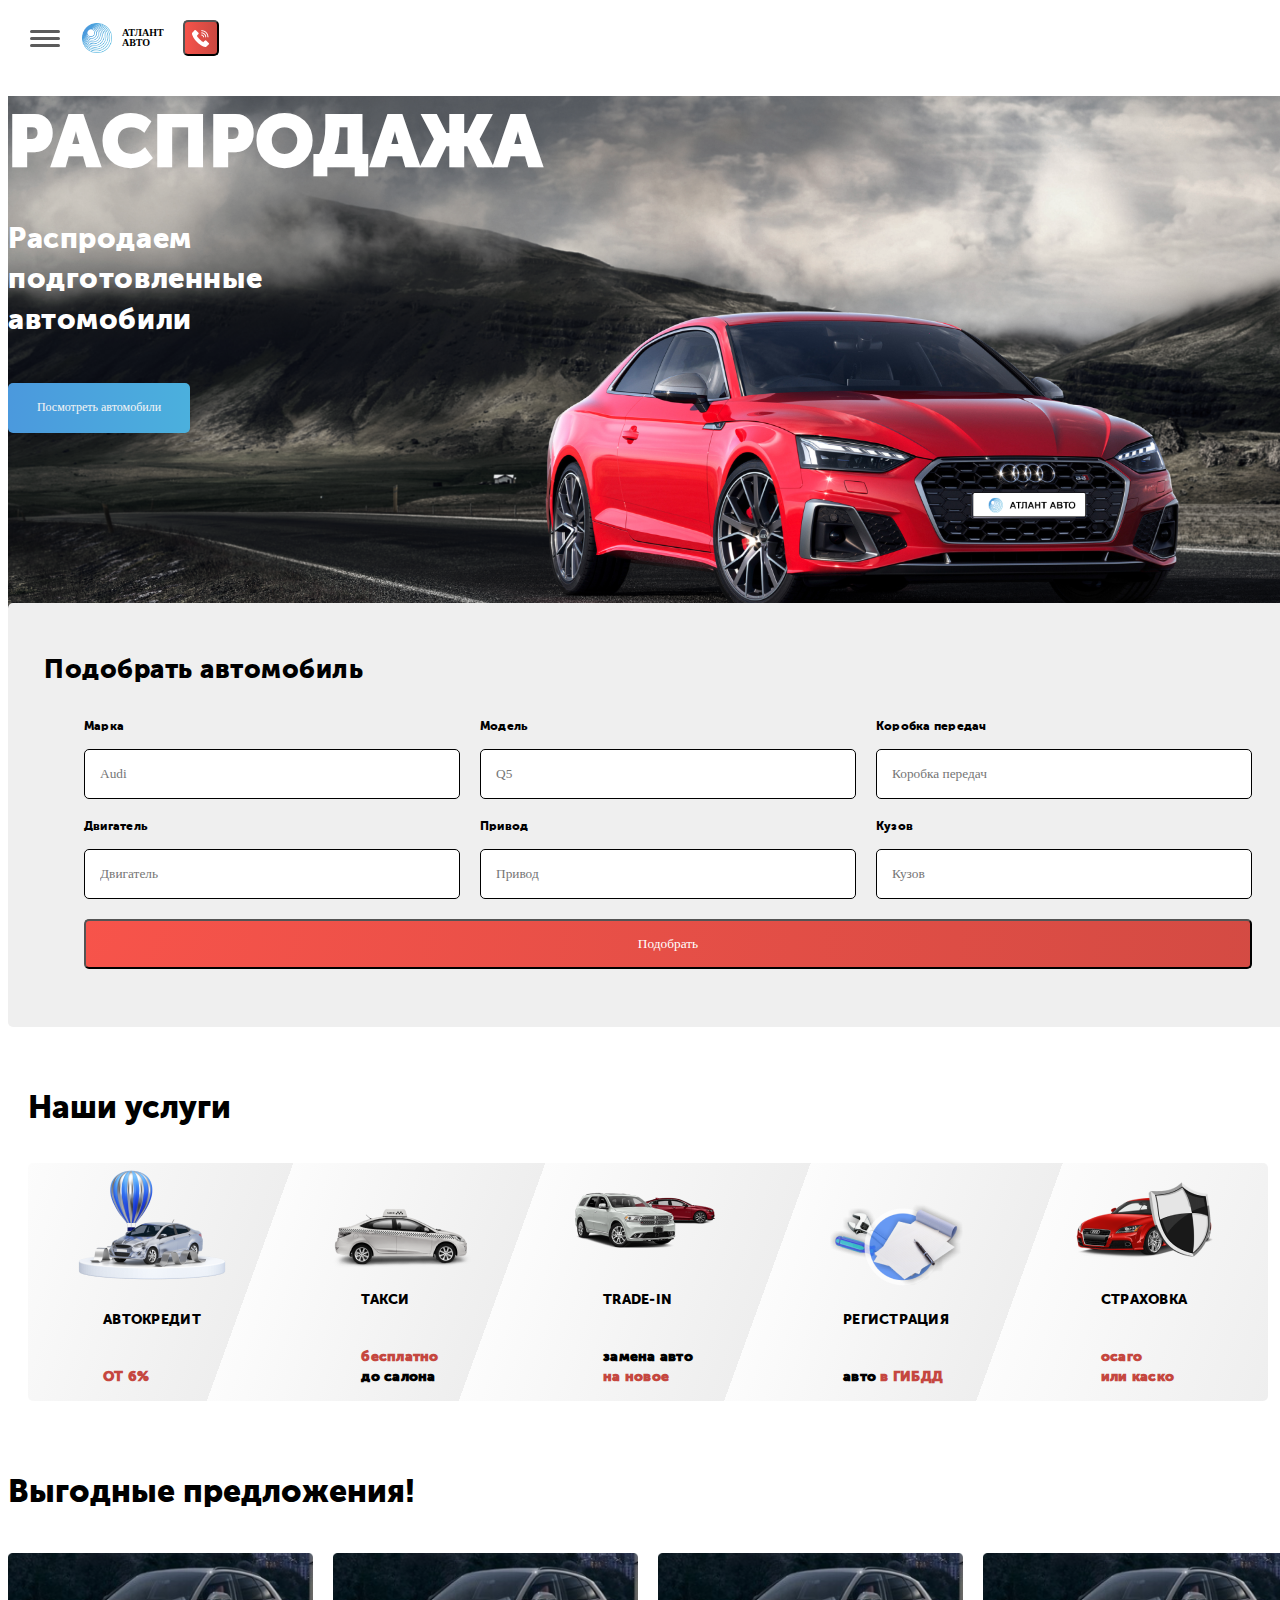
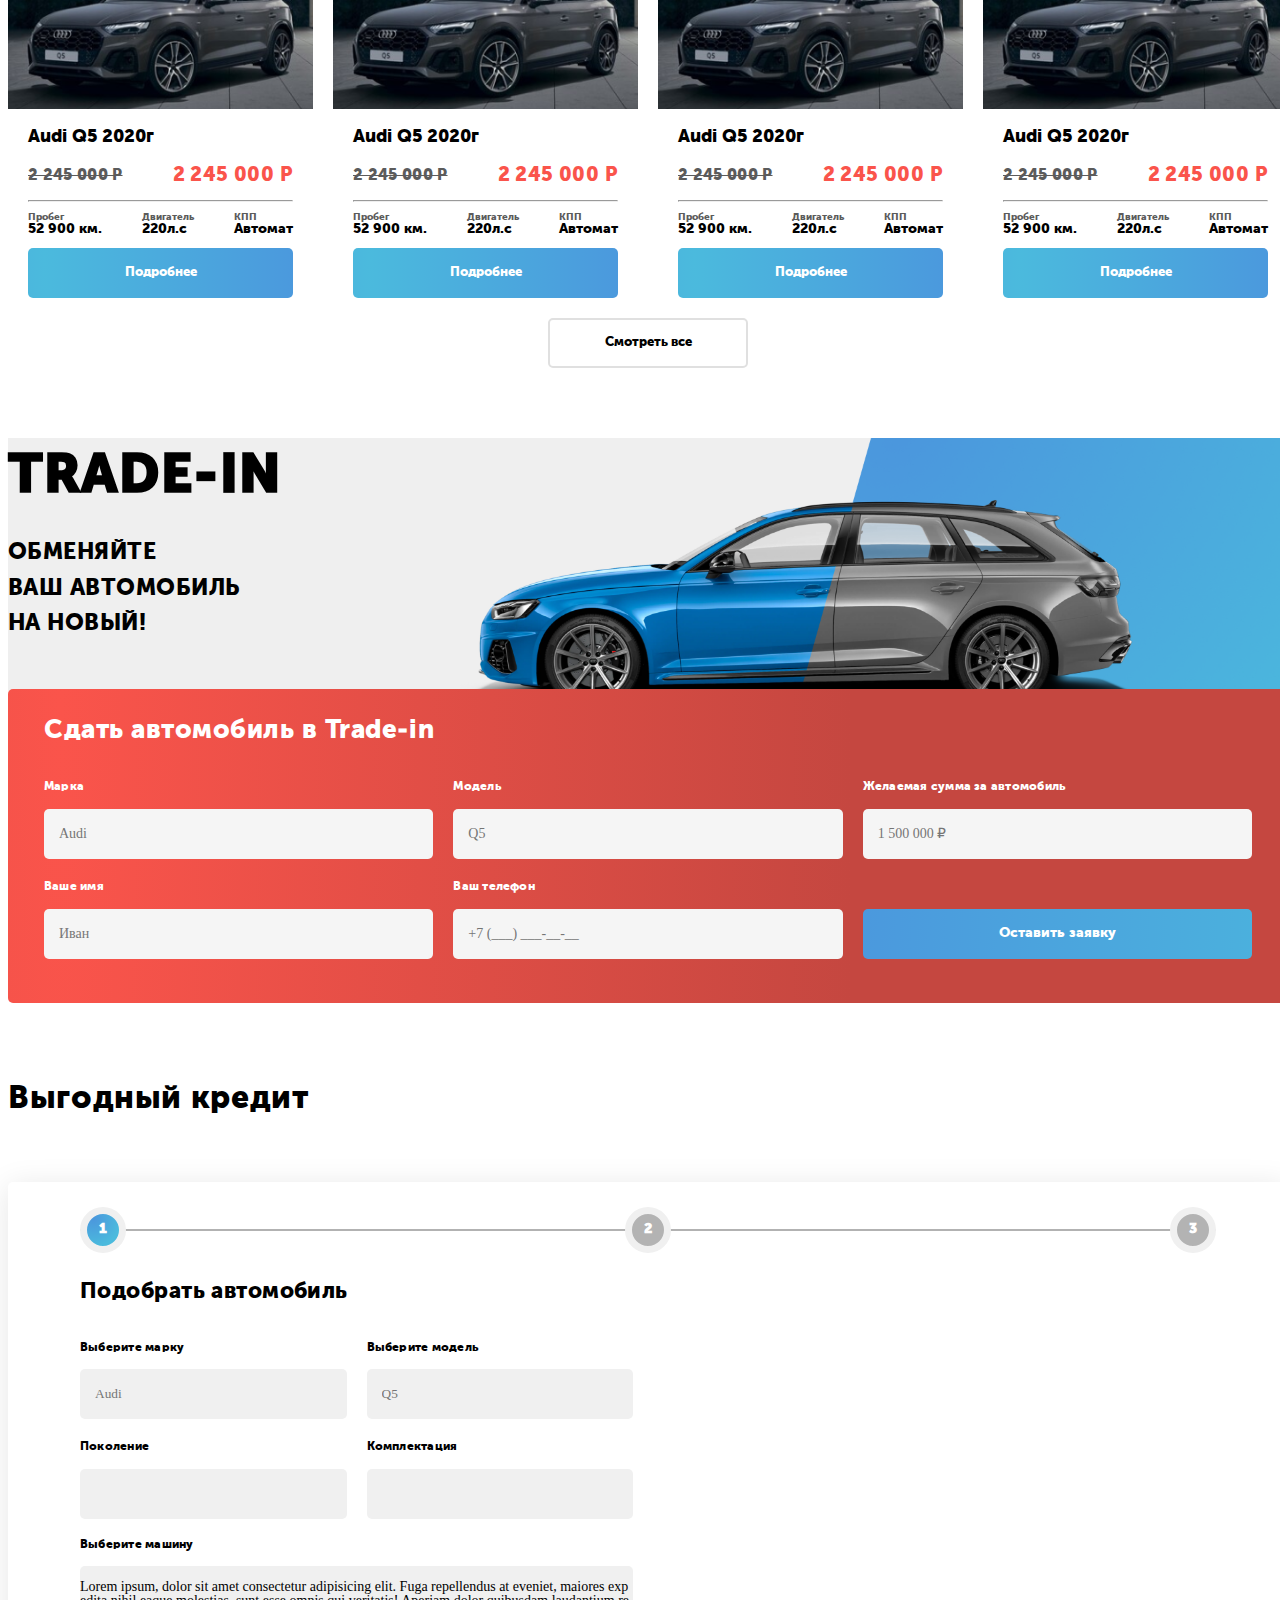
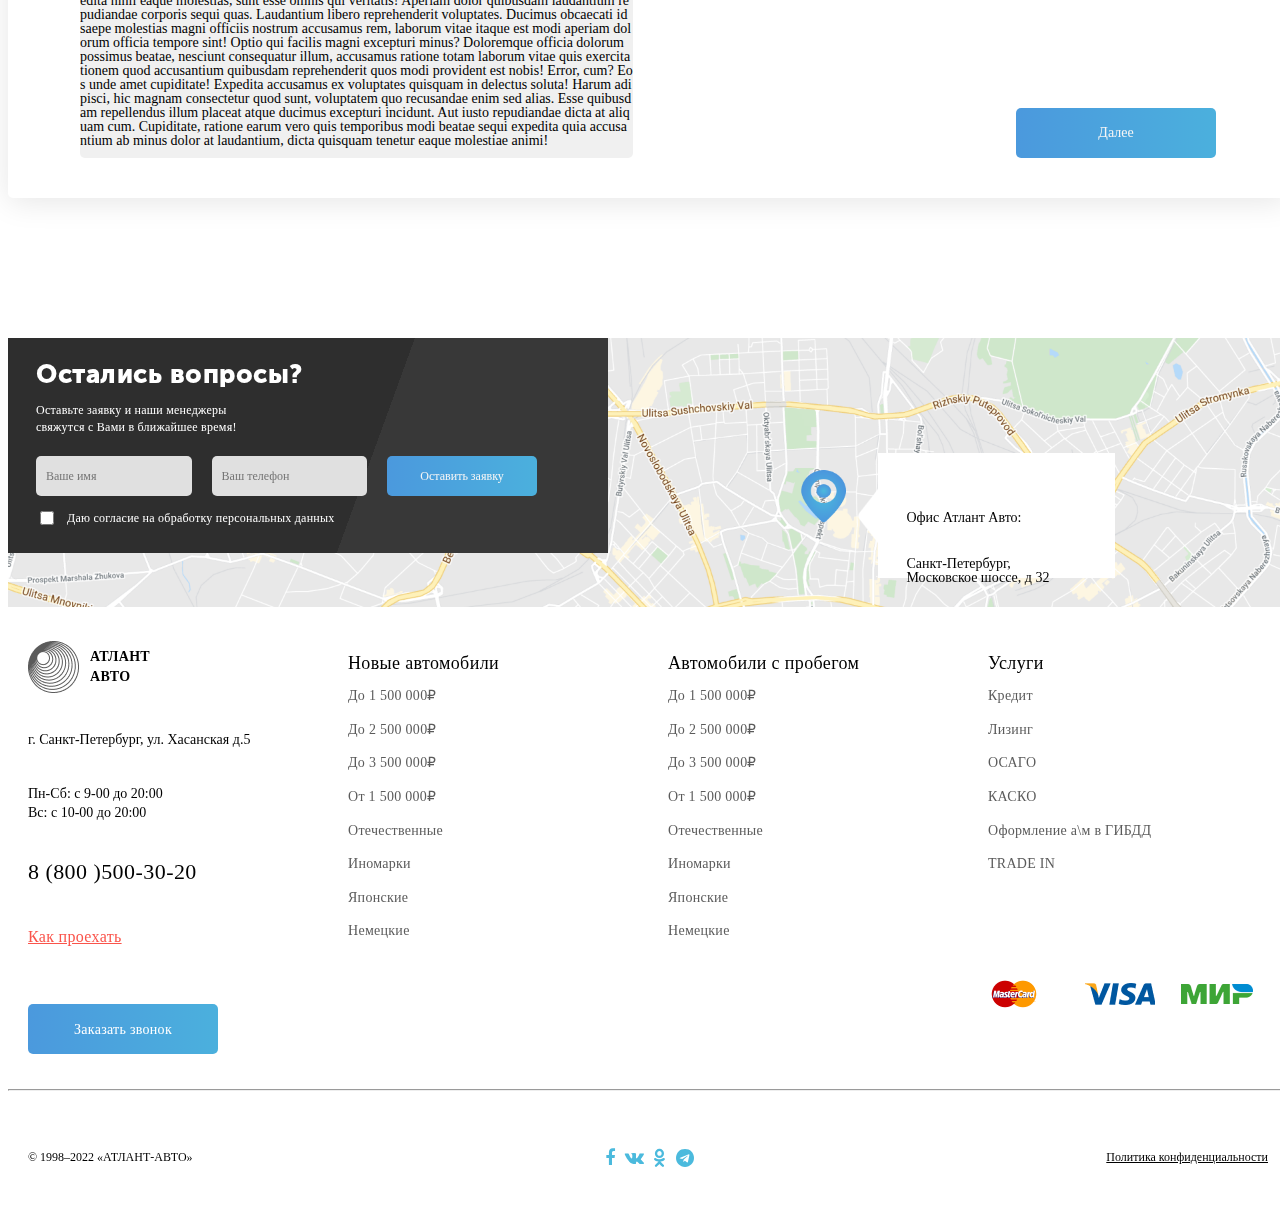
<file: website-layout/html/AtlantAvto/index.html>
<!DOCTYPE html>
<html lang="en">
<head>
  <meta charset="UTF-8">
  <meta http-equiv="X-UA-Compatible" content="IE=edge">
  <meta name="viewport" content="width=device-width, initial-scale=1.0">
  <link rel="stylesheet" href="css/index.css">
  <link rel="stylesheet" href="font-awesome/css/font-awesome.min.css">
  <!-- CSS only -->
  <link href="https://cdn.jsdelivr.net/npm/bootstrap@5.2.0-beta1/dist/css/bootstrap.min.css" rel="stylesheet" integrity="sha384-0evHe/X+R7YkIZDRvuzKMRqM+OrBnVFBL6DOitfPri4tjfHxaWutUpFmBp4vmVor" crossorigin="anonymous">
  <title>index</title>
</head>
<body>
  <!-- ШАПКА -->
  <header class="header">
    <div class="containerHeader1320px container p-0">
      <div class="row m-0">
        <div class="logo col-xxl-auto p-0">
          <img src="imgs/logo.png" alt="">
          <h5>АТЛАНТ<br>АВТО</h5>
        </div>
        <div class="location col-xxl-auto p-0">
          <img src="imgs/location.png" alt="">
          <p>Санкт-Петербург, Московское<br>шоссе, д. 75, стр. 18</p>
        </div>
        <div class="search col-xxl-auto p-0">
          <input type="text" placeholder="Поиск по каталогу">
          <img src="imgs/search.png" alt="">
        </div>
        <div class="graph col-xxl-auto p-0">
          <img src="imgs/clock.png" alt="">
          <p>Пн-пт: 10:00—18-00<br>Сб-вс: 11-00—17-00</p>
        </div>
        <div class="contacts col-xxl-auto p-0">
          <img src="imgs/phone.png" alt="">
          <div class="phone">
            <h4>8 (800 )500-30-20</h4>
            <p>Бесплатные звонки по России</p>
          </div>
        </div>
        <a class="headerButton col-xxl-auto p-0">Заказать звонок</a>
      </div>
    </div>
    <div class="containerHeaderMobile container p-0">
      <div class="rowHeaderMobile row m-0">
        <div class="burger col-auto p-0">
          <span></span>
        </div>
        <div class="logo col p-0">
          <img src="imgs/logo.png" alt="">
          <h5>АТЛАНТ<br>АВТО</h5>
        </div>
        <button class="phone col-1 p-0">
          <img src="imgs/phone1.png" alt="">
        </button>
      </div>
    </div>
  </header>
  <!-- НАВИГАЦИОННАЯ ПАНЕЛЬ ПОД ШАПКОЙ -->
  <nav class="navBar">
    <div class="container-fluid">
      <div class="container p-0">
        <div class="row">
          <ul class="navigation col-xxl">
            <li class="item">
              <div class="dropdown">
                <a class="dropdown-toggle" href="#" role="button" id="dropdownMenuLink" data-bs-toggle="dropdown" aria-expanded="false">
                  Новые автомобили
                </a>
                <ul class="dropdown-menu" aria-labelledby="dropdownMenuLink">
                  <li><a class="dropdown-item" href="#">Action</a></li>
                  <li><a class="dropdown-item" href="#">Another action</a></li>
                  <li><a class="dropdown-item" href="#">Something else here</a></li>
                </ul>
              </div>
            </li>
            <li class="item">
              <div class="dropdown">
                <a class="dropdown-toggle" href="#" role="button" id="dropdownMenuLink" data-bs-toggle="dropdown" aria-expanded="false">
                  автомобили с пробегом
                </a>
                <ul class="dropdown-menu" aria-labelledby="dropdownMenuLink">
                  <li><a class="dropdown-item" href="#">Action</a></li>
                  <li><a class="dropdown-item" href="#">Another action</a></li>
                  <li><a class="dropdown-item" href="#">Something else here</a></li>
                </ul>
              </div>
            </li>
            <li class="item">trade-in</li>
            <li class="item">Кредит</li>
            <li class="item">
              <div class="dropdown">
                <a class="dropdown-toggle" href="#" role="button" id="dropdownMenuLink" data-bs-toggle="dropdown" aria-expanded="false">
                  Услуги
                </a>
                <ul class="dropdown-menu" aria-labelledby="dropdownMenuLink">
                  <li><a class="dropdown-item" href="#">Action</a></li>
                  <li><a class="dropdown-item" href="#">Another action</a></li>
                  <li><a class="dropdown-item" href="#">Something else here</a></li>
                </ul>
              </div>
            </li>
            <li class="item">контакты</li>
            <li class="item">акции</li>
            <li class="item">отзывы</li>
          </ul>
        </div>
      </div>
    </div>
  </nav>
  <!-- ВЫБОР БРЕНДА АВТОМОБИЛЯ -->
  <div class="chooseBrend">
    <div class="container-fluid p-0">
      <div class="container">
        <div class="row">
          <div class="brends p-0">
            <div class="brends__items">
            </div>
          </div>
          <div class="text">
            <h2>РАСПРОДАЖА</h2>
            <h4>Распродаем<br>подготовленные<br>автомобили</h4>
            <a href="#">Посмотреть автомобили</a>
          </div>
        </div>
      </div>
      <img class="backgroundZ0" src="imgs/background.png" alt="">
      <img class="backgroundZ1" src="imgs/audi_background.png" alt="">
    </div>
  </div>
  <!-- ВЫБОР АВТОМОБИЛЕЙ -->
  <div class="chooseAvto">
    <div class="container p-0">
      <div class="row">
        <h3 class="p-0 m-0">Подобрать автомобиль</h3>
        <div class="navBar p-0">
          <form action="#">
            <ul class="p-0 m-0">
              <div class="item">
                <li>Марка</li>
                <input list="marka" placeholder="Audi">
                <datalist id="marka">
                  <option value="Audi"></option>
                  <option value="BMW"></option>
                  <option value="Mersedes"></option>
                </datalist>
              </div>
              <div class="item">
                <li>Модель</li>
                <input list="model" placeholder="Q5">
                <datalist id="model">
                  <option value="Q5"></option>
                  <option value="BMW"></option>
                  <option value="Mersedes"></option>
                </datalist>
              </div>
              <div class="item">
                <li>Коробка передач</li>
                <input list="transmission" placeholder="Коробка передач">
                <datalist id="transmission">
                  <option value="automat"></option>
                  <option value="mechanics"></option>
                  <option value="Mersedes"></option>
                </datalist>
              </div>
              <div class="item">
                <li>Двигатель</li>
                <input list="engine" placeholder="Двигатель">
                <datalist id="engine">
                  <option value="8w"></option>
                  <option value="4w"></option>
                  <option value="Mersedes"></option>
                </datalist>
              </div>
              <div class="item">
                <li>Привод</li>
                <input list="drive" placeholder="Привод">
                <datalist id="drive">
                  <option value="Audi"></option>
                  <option value="BMW"></option>
                  <option value="Mersedes"></option>
                </datalist>
              </div>
              <div class="item">
                <li>Кузов</li>
                <input list="body" placeholder="Кузов">
                <datalist id="body">
                  <option value="Audi"></option>
                  <option value="BMW"></option>
                  <option value="Mersedes"></option>
                </datalist>
              </div>
              <button type="submit">Подобрать</button>
            </ul>
          </form>
        </div>
      </div>
    </div>
  </div>
  <!-- Наши услуги -->
  <div class="service">
    <div class="container p-0">
      <div class="row m-0">
        <h3 class="p-0 m-0">Наши услуги</h3>
        <div class="service__items p-0">
          <a href="#"><div class="service__item">
            <img src="imgs/ourservice/1.png" alt="">
            <div class="service__text">
              <h5 class="m-0">АВТОКРЕДИТ</h5>
              <p class="m-0"><span>ОТ 6%</span></p>
            </div>
          </div></a>
          <a href="#"><div class="service__item">
            <img src="imgs/ourservice/2.png" alt="">
            <div class="service__text">
              <h5 class="m-0">ТАКСИ</h5>
              <p class="m-0"><span>бесплатно</span><br>до салона</p>
            </div>
          </div></a>
          <a href="#"><div class="service__item">
            <img src="imgs/ourservice/3.png" alt="">
            <div class="service__text">
              <h5 class="m-0">TRADE-IN</h5>
              <p class="m-0">замена авто<br><span>на новое</span></p>
            </div>
          </div></a>
          <a href="#"><div class="service__item">
            <img src="imgs/ourservice/4.png" alt="">
            <div class="service__text">
              <h5 class="m-0">РЕГИСТРАЦИЯ</h5>
              <p class="m-0">авто <span>в ГИБДД</span></p>
            </div>
          </div></a>
          <a href="#"><div class="service__item">
            <img src="imgs/ourservice/5.png" alt="">
            <div class="service__text">
              <h5 class="m-0">СТРАХОВКА</h5>
              <p class="m-0"><span>осаго<br>или каско</span></p>
            </div>
          </div></a>
        </div>
      </div>
    </div>
  </div>
  <!-- Выгодные предложения! -->
  <div class="offers">
    <div class="container p-0">
      <div class="row m-0">
        <h3 class="offers__text p-0 m-0">Выгодные предложения!</h3>
        <div id="carouselExampleControls" class="offers__galery p-0" data-bs-ride="false">
          <div class="offers__galeryItems">
            <div class="offers__galeryItem active">
              <img src="imgs/offers/1.png" alt="">
              <div class="offers__galeryTextContainer">
                <h3>Audi Q5 2020г</h3>
                <div class="offers__galeryPrice">
                  <p class="priceSale"><del>2 245 000 Р</del></p>
                  <p class="price"><span>2 245 000 Р</span></p>
                </div>
                <hr>
                <div class="offers__galeryTextInfo">
                  <div class="offers__galeryTextInfoItem TextInfoItem1">
                    <p>Пробег</p>
                    <h5>52 900 км.</h5>
                  </div>
                  <div class="offers__galeryTextInfoItem TextInfoItem2">
                    <p>Двигатель</p>
                    <h5>220л.с</h5>
                  </div>
                  <div class="offers__galeryTextInfoItem TextInfoItem3">
                    <p>КПП</p>
                    <h5>Автомат</h5>
                  </div>
                </div>
                <a href="#" class="offers__more"><button>Подробнее</button></a>
              </div>
            </div>
            <div class="offers__galeryItem">
              <img src="imgs/offers/1.png" alt="">
              <div class="offers__galeryTextContainer">
                <h3>Audi Q5 2020г</h3>
                <div class="offers__galeryPrice">
                  <p class="priceSale"><del>2 245 000 Р</del></p>
                  <p class="price"><span>2 245 000 Р</span></p>
                </div>
                <hr>
                <div class="offers__galeryTextInfo">
                  <div class="offers__galeryTextInfoItem TextInfoItem1">
                    <p>Пробег</p>
                    <h5>52 900 км.</h5>
                  </div>
                  <div class="offers__galeryTextInfoItem TextInfoItem2">
                    <p>Двигатель</p>
                    <h5>220л.с</h5>
                  </div>
                  <div class="offers__galeryTextInfoItem TextInfoItem3">
                    <p>КПП</p>
                    <h5>Автомат</h5>
                  </div>
                </div>
                <a href="#" class="offers__more"><button>Подробнее</button></a>
              </div>
            </div>
            <div class="offers__galeryItem">
              <img src="imgs/offers/1.png" alt="">
              <div class="offers__galeryTextContainer">
                <h3>Audi Q5 2020г</h3>
                <div class="offers__galeryPrice">
                  <p class="priceSale"><del>2 245 000 Р</del></p>
                  <p class="price"><span>2 245 000 Р</span></p>
                </div>
                <hr>
                <div class="offers__galeryTextInfo">
                  <div class="offers__galeryTextInfoItem TextInfoItem1">
                    <p>Пробег</p>
                    <h5>52 900 км.</h5>
                  </div>
                  <div class="offers__galeryTextInfoItem TextInfoItem2">
                    <p>Двигатель</p>
                    <h5>220л.с</h5>
                  </div>
                  <div class="offers__galeryTextInfoItem TextInfoItem3">
                    <p>КПП</p>
                    <h5>Автомат</h5>
                  </div>
                </div>
                <a href="#" class="offers__more"><button>Подробнее</button></a>
              </div>
            </div>
            <div class="offers__galeryItem">
              <img src="imgs/offers/1.png" alt="">
              <div class="offers__galeryTextContainer">
                <h3>Audi Q5 2020г</h3>
                <div class="offers__galeryPrice">
                  <p class="priceSale"><del>2 245 000 Р</del></p>
                  <p class="price"><span>2 245 000 Р</span></p>
                </div>
                <hr>
                <div class="offers__galeryTextInfo">
                  <div class="offers__galeryTextInfoItem TextInfoItem1">
                    <p>Пробег</p>
                    <h5>52 900 км.</h5>
                  </div>
                  <div class="offers__galeryTextInfoItem TextInfoItem2">
                    <p>Двигатель</p>
                    <h5>220л.с</h5>
                  </div>
                  <div class="offers__galeryTextInfoItem TextInfoItem3">
                    <p>КПП</p>
                    <h5>Автомат</h5>
                  </div>
                </div>
                <a href="#" class="offers__more"><button>Подробнее</button></a>
              </div>
            </div>
          </div>
          <button class="carousel-control-prev" type="button" data-bs-target="#carouselExampleControls" data-bs-slide="prev">
            <span class="carousel-control-prev-icon" aria-hidden="true"></span>
          </button>
          <button class="carousel-control-next" type="button" data-bs-target="#carouselExampleControls" data-bs-slide="next">
            <span class="carousel-control-next-icon" aria-hidden="true"></span>
          </button>
        </div>
        <a href="#" class="offers__viewAll p-0"><button>Смотреть все</button></a>
      </div>
    </div>
  </div>
  <!-- TRADE-IN-BACKGROUND -->
  <div class="trade-in">
    <div class="container-fluid p-0">
      <div class="container p-0">
        <div class="row m-0">
          <h2 class="p-0">trade-in</h2>
          <h4 class="p-0">обменяйте<br>ваш автомобиль<br>на новый!</h4>
        </div>
      </div>
      <img src="imgs/trade-it_background.png" alt="">
    </div>
  </div>
  <!-- СДАТЬ АВТОМОБИЛЬ В TRADE-IN -->
  <div class="chooseTrade-in">
    <div class="container p-0">
      <div class="row">
        <h2>Сдать автомобиль в Trade-in</h2>
        <form action="#" class="items">
          <div class="item">
            <p>Марка</p>
            <input type="text" placeholder="Audi">
          </div>
          <div class="item">
            <p>Модель</p>
            <input type="text" placeholder="Q5">
          </div>
          <div class="item">
            <p>Желаемая сумма за автомобиль</p>
            <input type="text" placeholder="1 500 000 ₽">
          </div>
          <div class="item">
            <p>Ваше имя</p>
            <input type="text" placeholder="Иван">
          </div>
          <div class="item">
            <p>Ваш телефон</p>
            <input class="tel" type="tel" name="tel" placeholder="+7 (___) ___-__-__">
          </div>
          <button type="submit">Оставить заявку</button>
        </form>
      </div>
    </div>
  </div>
  <!-- ВЫГОДНЫЙ КРЕДИТ -->
  <div class="credit">
    <div class="container p-0">
      <div class="row">
        <h3>Выгодный кредит</h3>
        <div class="containerCredit">
          <div class="progress">
            <div class="item">1</div>
            <div class="item">2</div>
            <div class="item">3</div>
            <progress value="0" max="2"></progress>
          </div>
          <h5>Подобрать автомобиль</h5>
          <div class="chooseContainer">
            <div class="chooseLeftContainer">
              <div class="chooseLeftContainerUp">
                <div class="item">
                  <p>Выберите марку</p>
                  <input type="text" placeholder="Audi">
                </div>
                <div class="item">
                  <p>Выберите модель</p>
                  <input type="text" placeholder="Q5">
                </div>
                <div class="item">
                  <p>Поколение</p>
                  <input type="text">
                </div>
                <div class="item">
                  <p>Комплектация</p>
                  <input type="text">
                </div>
              </div>
              <h6>Выберите машину</h6>
              <div class="chooseLeftContainerDown">
                <p>Lorem ipsum, dolor sit amet consectetur adipisicing elit. Fuga repellendus at eveniet, maiores expedita nihil eaque molestias, sunt esse omnis qui veritatis! Aperiam dolor quibusdam laudantium repudiandae corporis sequi quas.
                Laudantium libero reprehenderit voluptates. Ducimus obcaecati id saepe molestias magni officiis nostrum accusamus rem, laborum vitae itaque est modi aperiam dolorum officia tempore sint! Optio qui facilis magni excepturi minus?
                Doloremque officia dolorum possimus beatae, nesciunt consequatur illum, accusamus ratione totam laborum vitae quis exercitationem quod accusantium quibusdam reprehenderit quos modi provident est nobis! Error, cum? Eos unde amet cupiditate!
                Expedita accusamus ex voluptates quisquam in delectus soluta! Harum adipisci, hic magnam consectetur quod sunt, voluptatem quo recusandae enim sed alias. Esse quibusdam repellendus illum placeat atque ducimus excepturi incidunt.
                Aut iusto repudiandae dicta at aliquam cum. Cupiditate, ratione earum vero quis temporibus modi beatae sequi expedita quia accusantium ab minus dolor at laudantium, dicta quisquam tenetur eaque molestiae animi!</p>
              </div>
            </div>
            <div class="chooseRightContainer">
              <button type="button">Далее</button>
            </div>
          </div>
        </div>
      </div>
    </div>
  </div>
  <!-- КАРТА -->
  <div class="map">
    <div class="container-fluid p-0">
      <div class="background">
        <img class="backgroundMap" src="imgs/map.png" alt="">
        <div class="addres">
          <img src="imgs/polygon-left.png" alt="">
          <h6>Офис Атлант Авто:</h6>
          <p>Санкт-Петербург,<br>Московское шоссе, д 32</p>
        </div>
      </div>
      <div class="container p-0">
        <div class="row m-0">
          <div class="questions">
            <h3>Остались вопросы?</h3>
            <p>Оставьте заявку и наши менеджеры<br>свяжутся с Вами в ближайшее время!</p>
            <form action="#">
              <input type="text" placeholder="Ваше имя">
              <input class='tel' type="tel" placeholder="Ваш телефон">
              <button type="submit">Оставить заявку</button>
            </form>
            <label class="checkbox">
              <input type="checkbox">
              <span>Даю согласие на обработку персональных данных</span>
            </label>
          </div>
          <div class="addres768px p-0">
            <h6>Офис Атлант Авто:</h6>
            <p>Санкт-Петербург,<br>Московское шоссе, д 32</p>
            <a href="#">Смотреть на карте</a>
          </div>
        </div>
      </div>
    </div>
  </div>
  <!-- ФУТЕР -->
  <footer class="footer">
    <div class="container p-0">
      <div class="row">
        <div class="footer__large">
          <div class="footer__head">
            <div class="footer__item1">
              <div class="footer__logo">
                <img src="imgs/logo-footer.png" alt="">
                <h3>АТЛАНТ<br>АВТО</h3>
              </div>
              <p class="footer__addres">г. Санкт-Петербург, ул. Хасанская д.5</p>
              <p class="footer__graph">Пн-Сб: с 9-00 до 20:00<br>Вс: с 10-00 до 20:00</p>
              <h2>8 (800 )500-30-20</h2>
              <p class="footer__item1Link"><a href="#">Как проехать</a></p>
              <button>Заказать звонок</button>
            </div>
            <div class="footer__item2">
              <h3 class="footer__newCar">Новые автомобили</h3>
              <p>До 1 500 000₽</p>
              <p>До 2 500 000₽</p>
              <p>До 3 500 000₽</p>
              <p>От 1 500 000₽</p>
              <p>Отечественные</p>
              <p>Иномарки</p>
              <p>Японские</p>
              <p>Немецкие</p>
            </div>
            <div class="footer__item3">
              <h3>Автомобили с пробегом</h3>
              <p>До 1 500 000₽</p>
              <p>До 2 500 000₽</p>
              <p>До 3 500 000₽</p>
              <p>От 1 500 000₽</p>
              <p>Отечественные</p>
              <p>Иномарки</p>
              <p>Японские</p>
              <p>Немецкие</p>
            </div>
            <div class="footer__item4">
              <h3>Услуги</h3>
              <p>Кредит</p>
              <p>Лизинг</p>
              <p>ОСАГО</p>
              <p>КАСКО</p>
              <p>Оформление а\м в ГИБДД</p>
              <p>TRADE IN</p>
              <div class="pay">
                <img src="imgs/mastercard.png" alt="">
                <img src="imgs/visa.png" alt="">
                <img src="imgs/mir.png" alt="">
              </div>
            </div>
          </div>
          <hr class="hr">
          <div class="footer__foot">
            <p class="avtor">© 1998–2022 «АТЛАНТ-АВТО»</p>
            <div class="icons">
              <a href="https://www.youtube.com/watch?v=4EfM6rPmxow&t=15s" target="_blank"><i class="fa fa-facebook" aria-hidden="true"></i></a>
              <a href="#"><i class="fa fa-vk" aria-hidden="true"></i></a>
              <a href="#"><i class="fa fa-odnoklassniki" aria-hidden="true"></i></a>
              <a href="https://www.youtube.com/watch?v=F5tSoaJ93ac&t=33s" target="_black"><i class="fa fa-telegram" aria-hidden="true"></i></a>
            </div>
            <p class="conditions"><a href="#">Политика конфиденциальности</a></p>
          </div>
        </div>
        <div class="footer__smaller">
          <a href="#top"><div class="scrollUp">
            <img src="imgs/rowUp.png" alt="">
          </div></a>
          <h4 class="number">8 (800 )500-30-20</h4>
          <p class="praph">Пн-пт: 10:00—18-00<br>Сб-вс: 11-00—17-00</p>
          <button>Заказать звонок</button>
          <p class="avtor">© 1998–2022 «АТЛАНТ-АВТО»</p>
          <div class="pay">
            <img src="imgs/mastercard.png" alt="">
            <img src="imgs/visa.png" alt="">
            <img src="imgs/mir.png" alt="">
          </div>
          <p class="conditions"><a href="#">Политика конфиденциальности</a></p>
        </div>
      </div>
    </div>
  </footer>





  <script src="js/burger.js"></script>
  <script src="js/addBrends.js"></script>
  <script src="js/sliderBootstrap.js"></script>
  <script src="js/inputPhone.js"></script>
  <!-- JavaScript Bundle with Popper -->
  <script src="https://cdn.jsdelivr.net/npm/bootstrap@5.2.0-beta1/dist/js/bootstrap.bundle.min.js" integrity="sha384-pprn3073KE6tl6bjs2QrFaJGz5/SUsLqktiwsUTF55Jfv3qYSDhgCecCxMW52nD2" crossorigin="anonymous"></script>
</body>
</html>
</file>
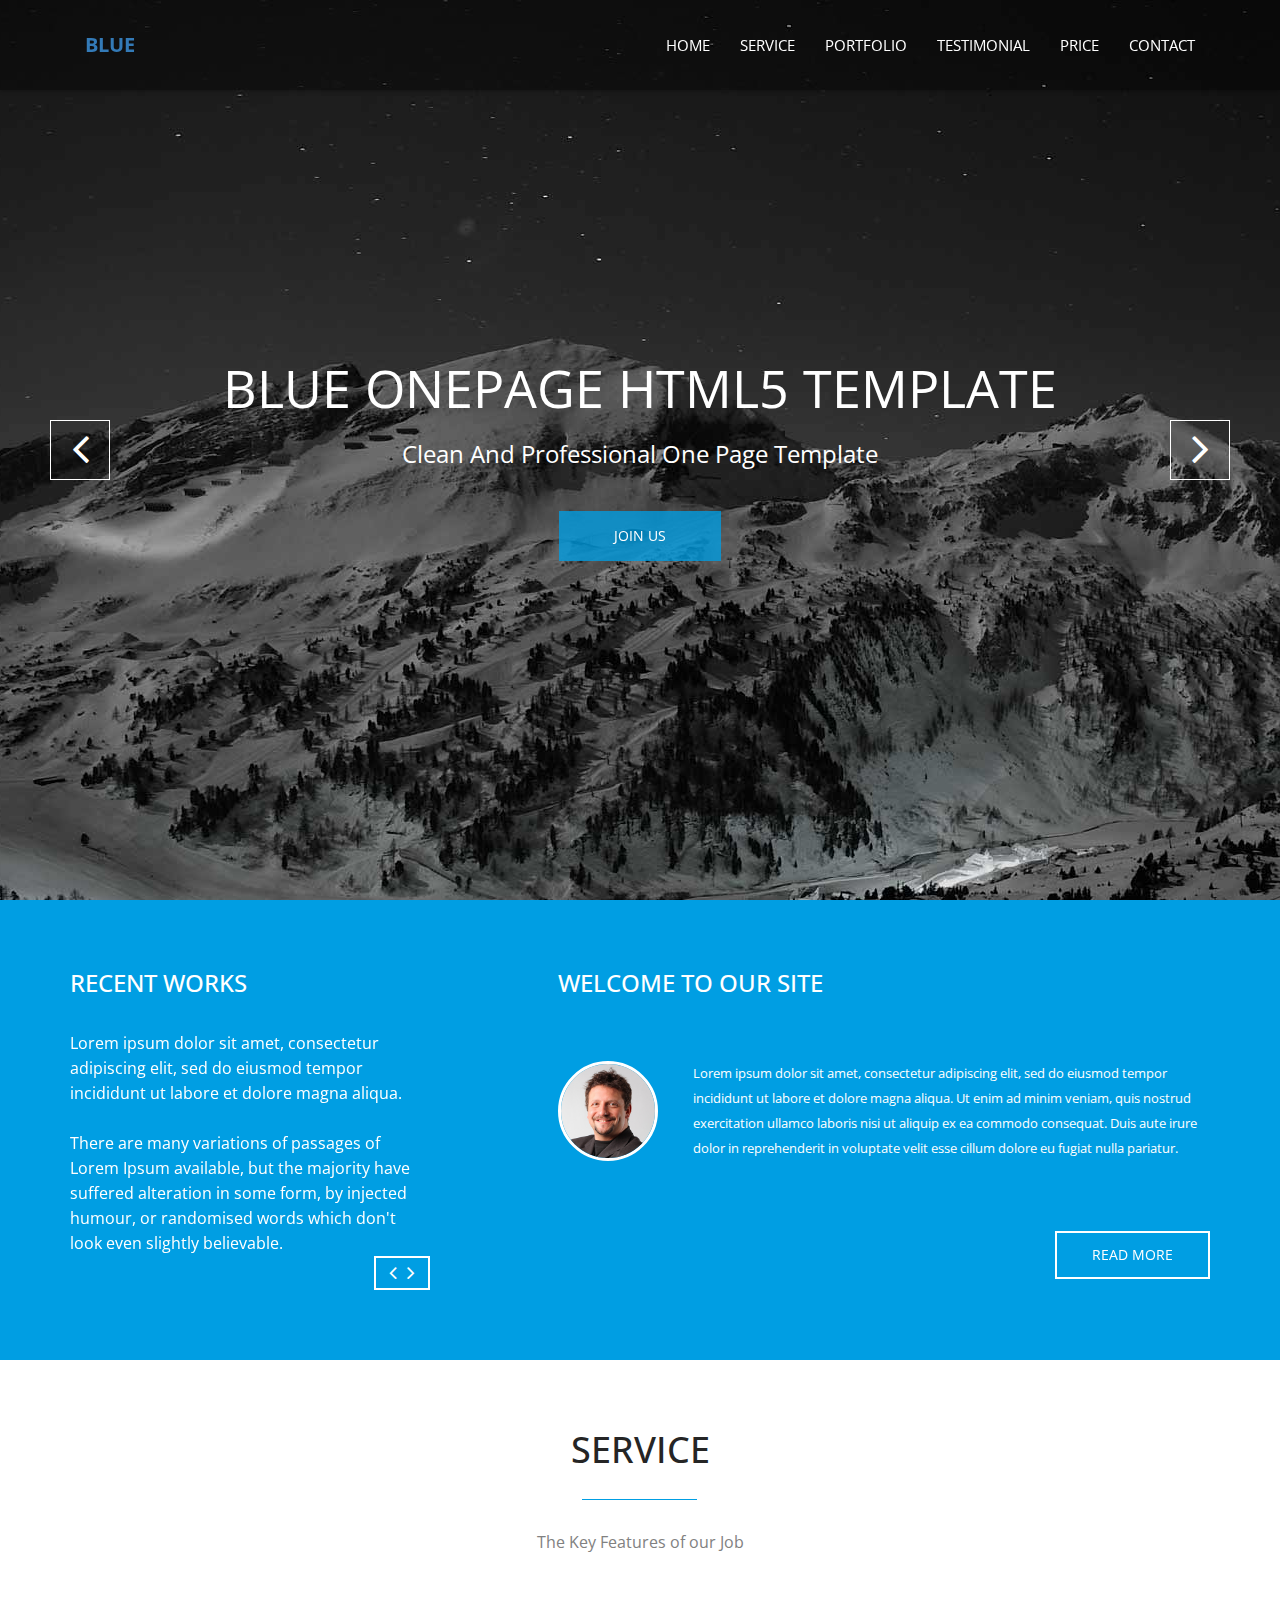
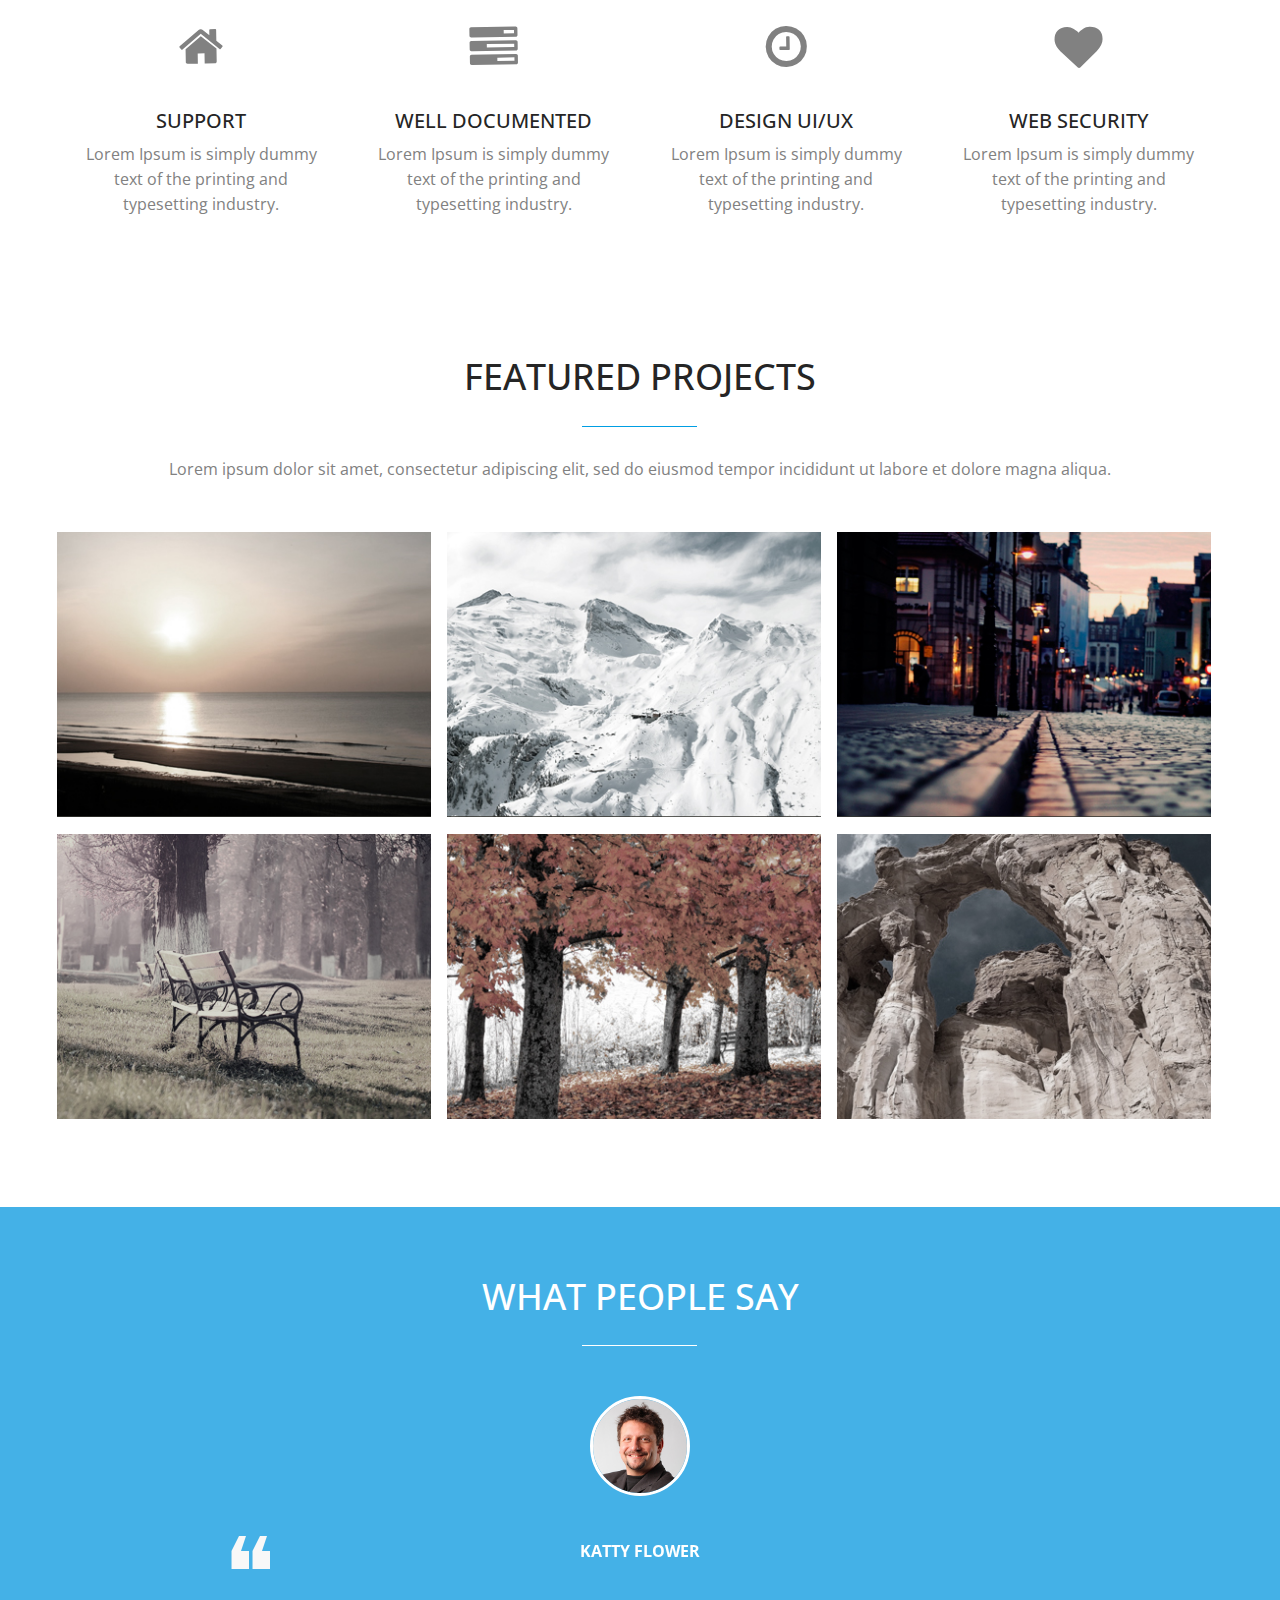
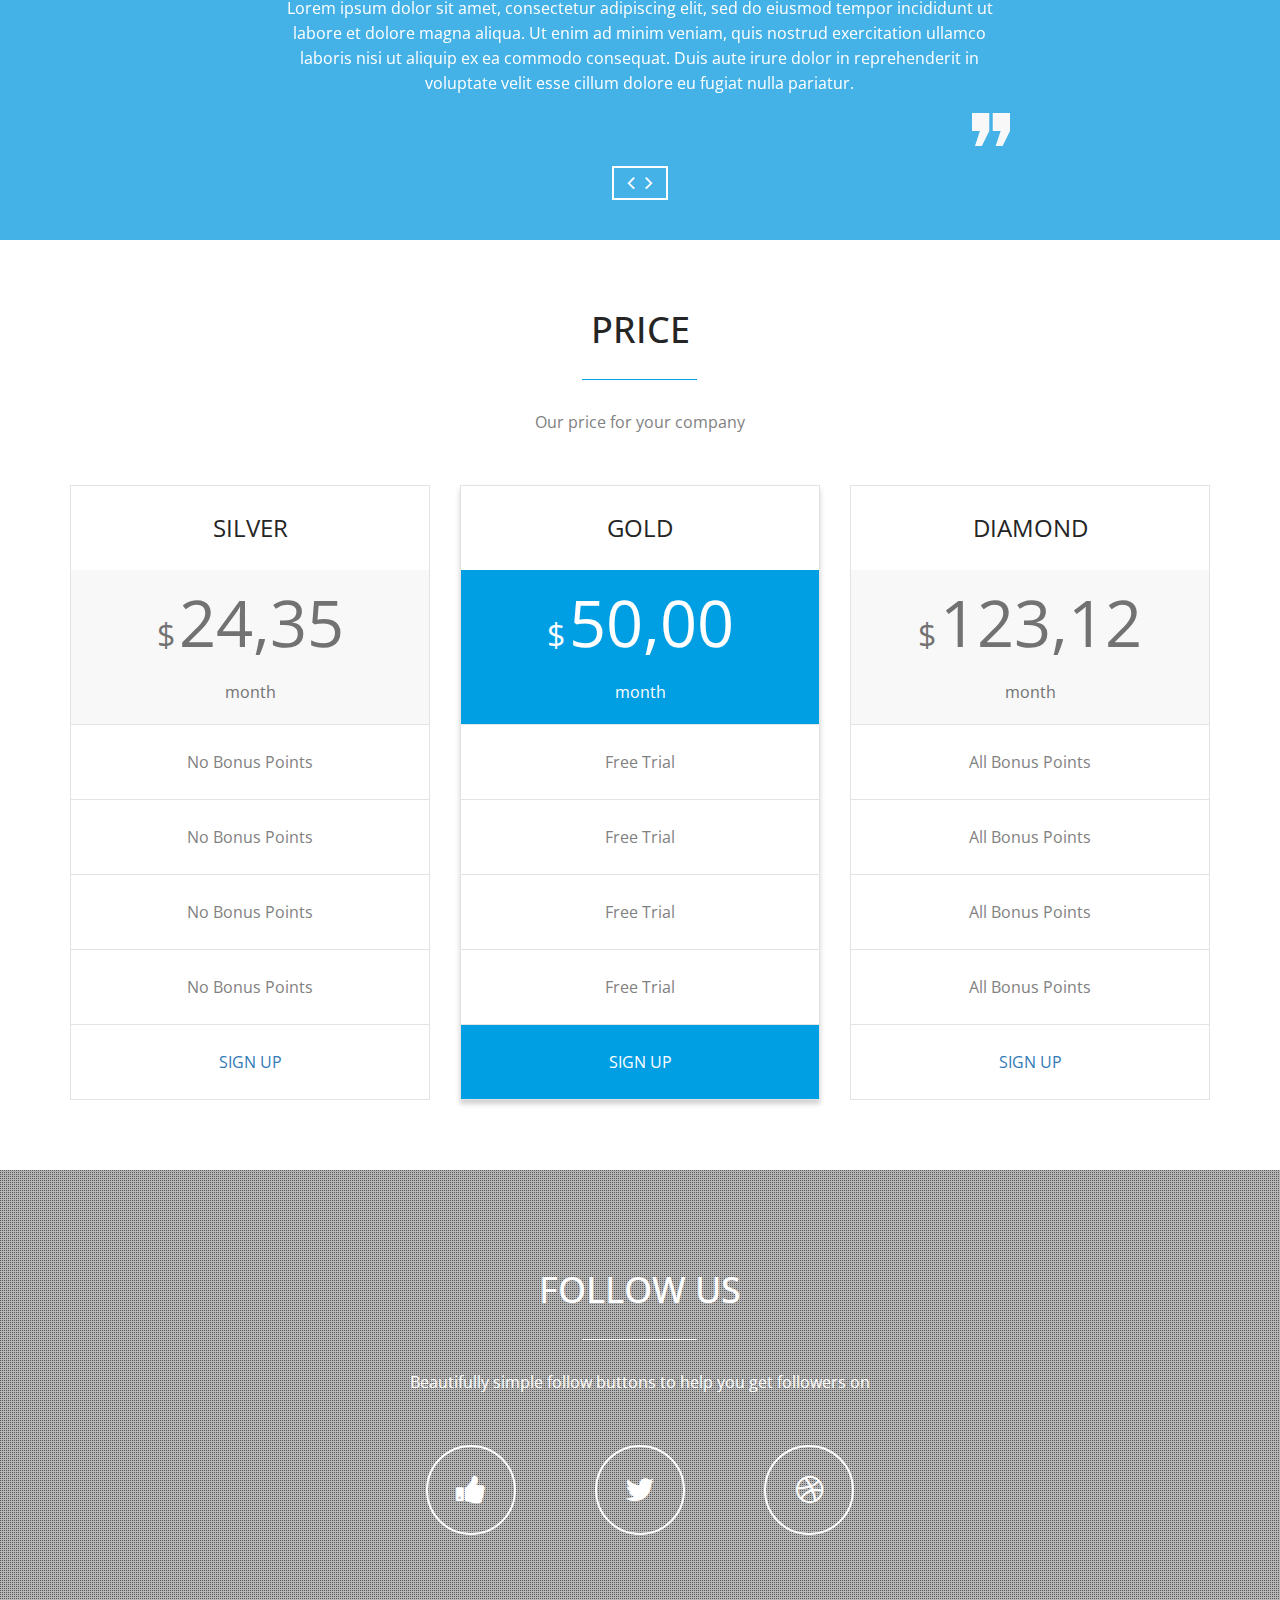
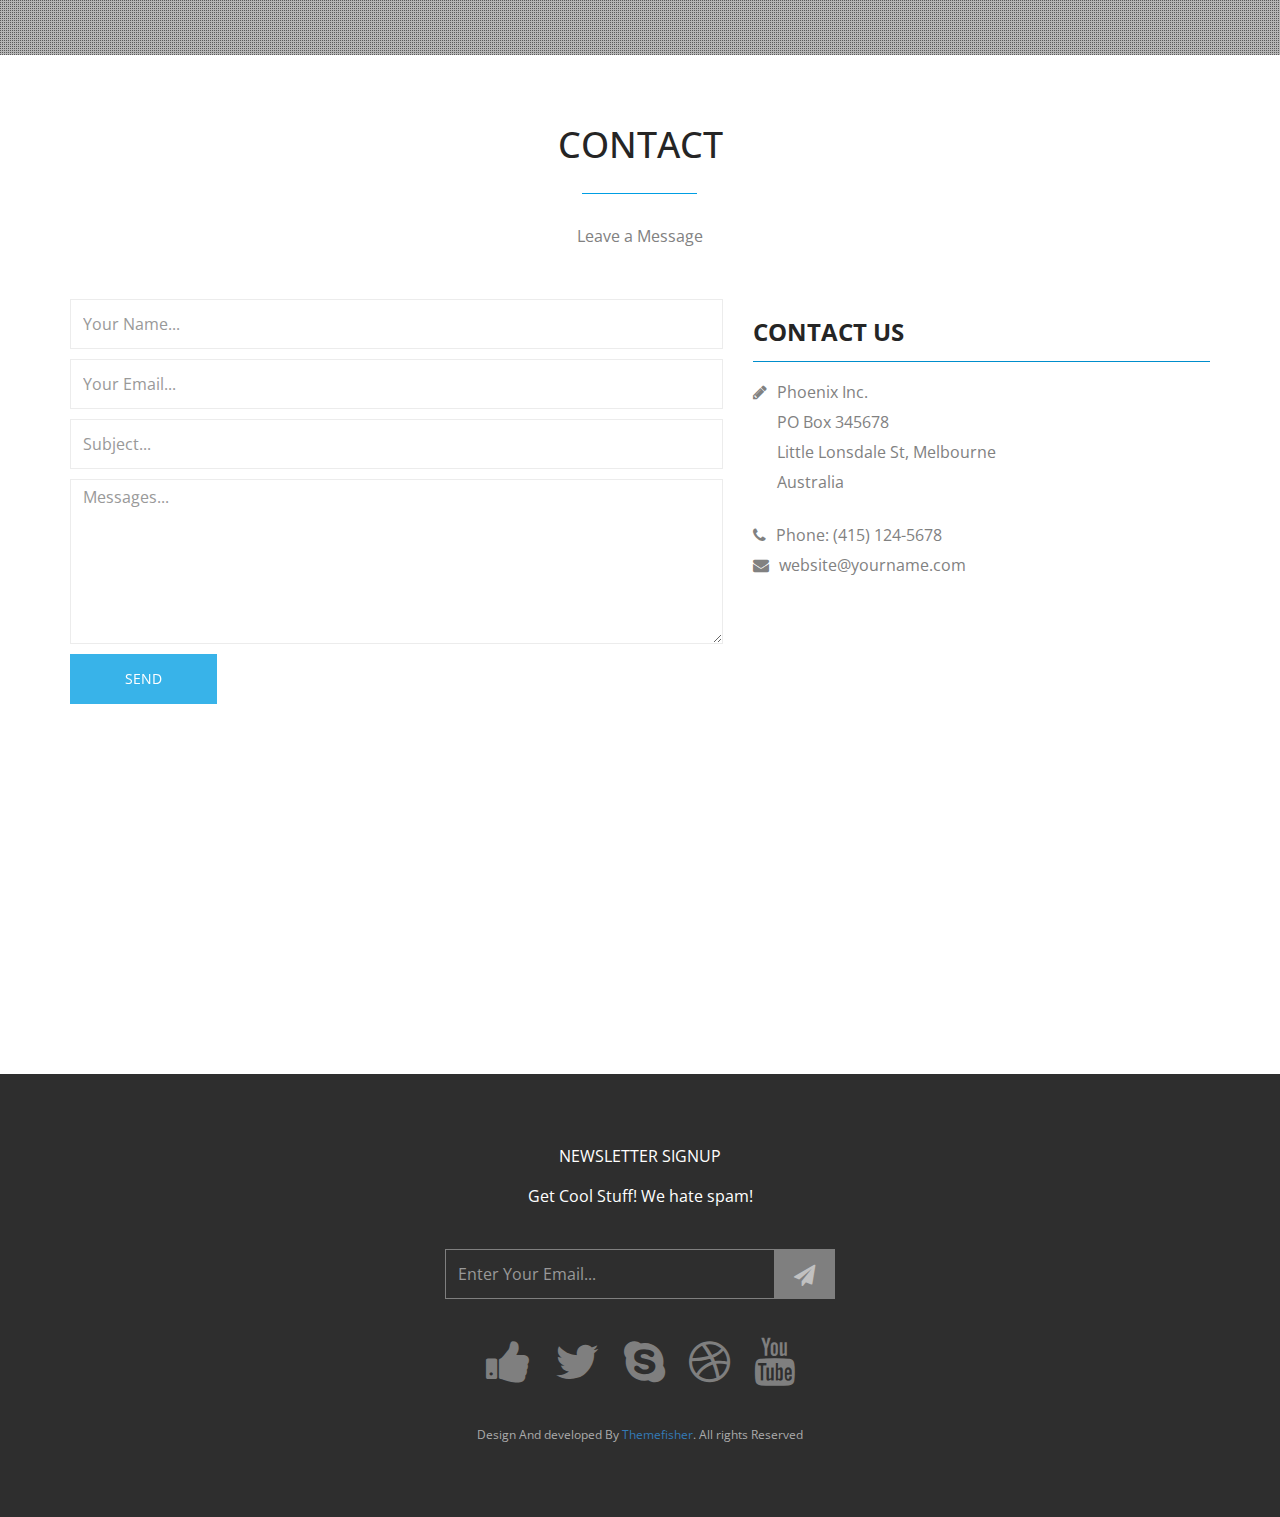
<file: website-layout/html/Blue-Onepage/index.html>
<!DOCTYPE html>
<!--[if lt IE 7]>      <html lang="en" class="no-js lt-ie9 lt-ie8 lt-ie7"> <![endif]-->
<!--[if IE 7]>         <html lang="en" class="no-js lt-ie9 lt-ie8"> <![endif]-->
<!--[if IE 8]>         <html lang="en" class="no-js lt-ie9"> <![endif]-->
<!--[if gt IE 8]><!--> <html lang="en" class="no-js"> <!--<![endif]-->
    <head>
    	<!-- meta character set -->
        <meta charset="utf-8">
		<!-- Always force latest IE rendering engine or request Chrome Frame -->
        <meta http-equiv="X-UA-Compatible" content="IE=edge,chrome=1">
        <title>Blue One Page HTML Template</title>		
		<!-- Meta Description -->
        <meta name="description" content="Blue One Page Creative HTML5 Template">
        <meta name="keywords" content="one page, single page, onepage, responsive, parallax, creative, business, html5, css3, css3 animation">
        <meta name="author" content="Muhammad Morshed">
		
		<!-- Mobile Specific Meta -->
        <meta name="viewport" content="width=device-width, initial-scale=1">
		
		<!-- CSS
		================================================== -->
		
		<link href='http://fonts.googleapis.com/css?family=Open+Sans:400,300,700' rel='stylesheet' type='text/css'>
		
		<!-- Fontawesome Icon font -->
        <link rel="stylesheet" href="css/font-awesome.min.css">
		<!-- bootstrap.min -->
        <link rel="stylesheet" href="css/jquery.fancybox.css">
		<!-- bootstrap.min -->
        <link rel="stylesheet" href="css/bootstrap.min.css">
		<!-- bootstrap.min -->
        <link rel="stylesheet" href="css/owl.carousel.css">
		<!-- bootstrap.min -->
        <link rel="stylesheet" href="css/slit-slider.css">
		<!-- bootstrap.min -->
        <link rel="stylesheet" href="css/animate.css">
		<!-- Main Stylesheet -->
        <link rel="stylesheet" href="css/main.css">

		<!-- Modernizer Script for old Browsers -->
        <script src="js/modernizr-2.6.2.min.js"></script>

    </head>
	
    <body id="body">

		<!-- preloader -->
		<div id="preloader">
            <div class="loder-box">
            	<div class="battery"></div>
            </div>
		</div>
		<!-- end preloader -->

        <!--
        Fixed Navigation
        ==================================== -->
        <header id="navigation" class="navbar-inverse navbar-fixed-top animated-header">
            <div class="container">
                <div class="navbar-header">
                    <!-- responsive nav button -->
					<button type="button" class="navbar-toggle" data-toggle="collapse" data-target=".navbar-collapse">
						<span class="sr-only">Toggle navigation</span>
						<span class="icon-bar"></span>
						<span class="icon-bar"></span>
						<span class="icon-bar"></span>
                    </button>
					<!-- /responsive nav button -->
					
					<!-- logo -->
					<h1 class="navbar-brand">
						<a href="#body">Blue</a>
					</h1>
					<!-- /logo -->
                </div>

				<!-- main nav -->
                <nav class="collapse navbar-collapse navbar-right" role="navigation">
                    <ul id="nav" class="nav navbar-nav">
                        <li><a href="#body">Home</a></li>
                        <li><a href="#service">Service</a></li>
                        <li><a href="#portfolio">portfolio</a></li>
                        <li><a href="#testimonials">Testimonial</a></li>
                        <li><a href="#price">price</a></li>
                        <li><a href="#contact">Contact</a></li>
                    </ul>
                </nav>
				<!-- /main nav -->
				
            </div>
        </header>
        <!--
        End Fixed Navigation
        ==================================== -->
		
		<main class="site-content" role="main">
		
        <!--
        Home Slider
        ==================================== -->
		
		<section id="home-slider">
            <div id="slider" class="sl-slider-wrapper">

				<div class="sl-slider">
				
					<div class="sl-slide" data-orientation="horizontal" data-slice1-rotation="-25" data-slice2-rotation="-25" data-slice1-scale="2" data-slice2-scale="2">

						<div class="bg-img bg-img-1"></div>

						<div class="slide-caption">
                            <div class="caption-content">
                                <h2 class="animated fadeInDown">BLUE Onepage HTML5 Template</h2>
                                <span class="animated fadeInDown">Clean and Professional one page Template</span>
                                <a href="#" class="btn btn-blue btn-effect">Join US</a>
                            </div>
                        </div>
						
					</div>
					
					<div class="sl-slide" data-orientation="vertical" data-slice1-rotation="10" data-slice2-rotation="-15" data-slice1-scale="1.5" data-slice2-scale="1.5">
					
						<div class="bg-img bg-img-2"></div>
						<div class="slide-caption">
                            <div class="caption-content">
                                <h2>BLUE Onepage HTML5 Template</h2>
                                <span>Clean and Professional one page Template</span>
                                <a href="#" class="btn btn-blue btn-effect">Join US</a>
                            </div>
                        </div>
						
					</div>
					
					<div class="sl-slide" data-orientation="horizontal" data-slice1-rotation="3" data-slice2-rotation="3" data-slice1-scale="2" data-slice2-scale="1">
						
						<div class="bg-img bg-img-3"></div>
						<div class="slide-caption">
                            <div class="caption-content">
                                <h2>BLUE Onepage HTML5 Template</h2>
                                <span>Clean and Professional one page Template</span>
                                <a href="#" class="btn btn-blue btn-effect">Join US</a>
                            </div>
                        </div>

					</div>

				</div><!-- /sl-slider -->

                <!-- 
                <nav id="nav-arrows" class="nav-arrows">
                    <span class="nav-arrow-prev">Previous</span>
                    <span class="nav-arrow-next">Next</span>
                </nav>
                -->
                
                <nav id="nav-arrows" class="nav-arrows hidden-xs hidden-sm visible-md visible-lg">
                    <a href="javascript:;" class="sl-prev">
                        <i class="fa fa-angle-left fa-3x"></i>
                    </a>
                    <a href="javascript:;" class="sl-next">
                        <i class="fa fa-angle-right fa-3x"></i>
                    </a>
                </nav>
                

				<nav id="nav-dots" class="nav-dots visible-xs visible-sm hidden-md hidden-lg">
					<span class="nav-dot-current"></span>
					<span></span>
					<span></span>
				</nav>

			</div><!-- /slider-wrapper -->
		</section>
		
        <!--
        End Home SliderEnd
        ==================================== -->
			
			<!-- about section -->
			<section id="about" >
				<div class="container">
					<div class="row">
						<div class="col-md-4 wow animated fadeInLeft">
							<div class="recent-works">
								<h3>Recent Works</h3>
								<div id="works">
									<div class="work-item">
										<p>Lorem ipsum dolor sit amet, consectetur adipiscing elit, sed do eiusmod tempor incididunt ut labore et dolore magna aliqua. <br> <br> There are many variations of passages of Lorem Ipsum available, but the majority have suffered alteration in some form, by injected humour, or randomised words which don't look even slightly believable.</p>
									</div>
									<div class="work-item">
										<p>Lorem ipsum dolor sit amet, consectetur adipiscing elit, sed do eiusmod tempor incididunt ut labore et dolore magna aliqua. <br><br> There are many variations of passages of Lorem Ipsum available, but the majority have suffered alteration in some form, by injected humour, or randomised words which don't look even slightly believable.</p>
									</div>
									<div class="work-item">
										<p>Lorem ipsum dolor sit amet, consectetur adipiscing elit, sed do eiusmod tempor incididunt ut labore et dolore magna aliqua. <br><br> There are many variations of passages of Lorem Ipsum available, but the majority have suffered alteration in some form, by injected humour, or randomised words which don't look even slightly believable.</p>
									</div>
								</div>
							</div>
						</div>
						<div class="col-md-7 col-md-offset-1 wow animated fadeInRight">
							<div class="welcome-block">
								<h3>Welcome To Our Site</h3>								
						     	 <div class="message-body">
									<img src="img/member-1.jpg" class="pull-left" alt="member">
						       		<p>Lorem ipsum dolor sit amet, consectetur adipiscing elit, sed do eiusmod tempor incididunt ut labore et dolore magna aliqua. Ut enim ad minim veniam, quis nostrud exercitation ullamco laboris nisi ut aliquip ex ea commodo consequat. Duis aute irure dolor in reprehenderit in voluptate velit esse cillum dolore eu fugiat nulla pariatur. </p>
						     	 </div>
						       	<a href="#" class="btn btn-border btn-effect pull-right">Read More</a>
						    </div>
						</div>
					</div>
				</div>
			</section>
			<!-- end about section -->
			
			
			<!-- Service section -->
			<section id="service">
				<div class="container">
					<div class="row">
					
						<div class="sec-title text-center">
							<h2 class="wow animated bounceInLeft">Service</h2>
							<p class="wow animated bounceInRight">The Key Features of our Job</p>
						</div>
						
						<div class="col-md-3 col-sm-6 col-xs-12 text-center wow animated zoomIn">
							<div class="service-item">
								<div class="service-icon">
									<i class="fa fa-home fa-3x"></i>
								</div>
								<h3>Support</h3>
								<p>Lorem Ipsum is simply dummy text of the printing and typesetting industry. </p>
							</div>
						</div>
					
						<div class="col-md-3 col-sm-6 col-xs-12 text-center wow animated zoomIn" data-wow-delay="0.3s">
							<div class="service-item">
								<div class="service-icon">
									<i class="fa fa-tasks fa-3x"></i>
								</div>
								<h3>Well Documented</h3>
								<p>Lorem Ipsum is simply dummy text of the printing and typesetting industry. </p>
							</div>
						</div>
					
						<div class="col-md-3 col-sm-6 col-xs-12 text-center wow animated zoomIn" data-wow-delay="0.6s">
							<div class="service-item">
								<div class="service-icon">
									<i class="fa fa-clock-o fa-3x"></i>
								</div>
								<h3>Design UI/UX</h3>
								<p>Lorem Ipsum is simply dummy text of the printing and typesetting industry. </p>
							</div>
						</div>
					
						<div class="col-md-3 col-sm-6 col-xs-12 text-center wow animated zoomIn" data-wow-delay="0.9s">
							<div class="service-item">
								<div class="service-icon">
									<i class="fa fa-heart fa-3x"></i>
								</div>
								
								<h3>Web Security</h3>
								<p>Lorem Ipsum is simply dummy text of the printing and typesetting industry. </p>							
							</div>
						</div>
						
					</div>
				</div>
			</section>
			<!-- end Service section -->
			
			<!-- portfolio section -->
			<section id="portfolio">
				<div class="container">
					<div class="row">
					
						<div class="sec-title text-center wow animated fadeInDown">
							<h2>FEATURED PROJECTS</h2>
							<p>Lorem ipsum dolor sit amet, consectetur adipiscing elit, sed do eiusmod tempor incididunt ut labore et dolore magna aliqua.</p>
						</div>
						

						<ul class="project-wrapper wow animated fadeInUp">
							<li class="portfolio-item">
								<img src="img/portfolio/item.jpg" class="img-responsive" alt="Lorem ipsum dolor sit amet, consectetur adipiscing elit, sed do eiusmod tempor incididunt ut labore et dolore magna aliqua. Ut enim ad minim veniam, quis nostrud exercitation ullamco laboris nisi ut aliquip ex ea commodo consequat">
								<figcaption class="mask">
									<h3>Wall street</h3>
									<p>Lorem Ipsum is simply dummy text of the printing and typesetting ndustry. </p>
								</figcaption>
								<ul class="external">
									<li><a class="fancybox" title="Araund The world" data-fancybox-group="works" href="img/portfolio/item.jpg"><i class="fa fa-search"></i></a></li>
									<li><a href=""><i class="fa fa-link"></i></a></li>
								</ul>
							</li>
							
							<li class="portfolio-item">
								<img src="img/portfolio/item2.jpg" class="img-responsive" alt="Lorem Ipsum is simply dummy text of the printing and typesetting ndustry. ">
								<figcaption class="mask">
									<h3>Wall street</h3>
									<p>Lorem Ipsum is simply dummy text of the printing and typesetting ndustry. </p>
								</figcaption>
								<ul class="external">
									<li><a class="fancybox" title="Wall street" href="img/slider/banner.jpg" data-fancybox-group="works" ><i class="fa fa-search"></i></a></li>
									<li><a href=""><i class="fa fa-link"></i></a></li>
								</ul>
							</li>
							
							<li class="portfolio-item">
								<img src="img/portfolio/item3.jpg" class="img-responsive" alt="Lorem Ipsum is simply dummy text of the printing and typesetting ndustry. ">
								<figcaption class="mask">
									<h3>Wall street</h3>
									<p>Lorem Ipsum is simply dummy text of the printing and typesetting ndustry. </p>
								</figcaption>
								<ul class="external">
									<li><a class="fancybox" title="Behind The world" data-fancybox-group="works" href="img/portfolio/item3.jpg"><i class="fa fa-search"></i></a></li>
									<li><a href=""><i class="fa fa-link"></i></a></li>
								</ul>
							</li>
							
							<li class="portfolio-item">
								<img src="img/portfolio/item4.jpg" class="img-responsive" alt="Lorem Ipsum is simply dummy text of the printing and typesetting ndustry.">
								<figcaption class="mask">
									<h3>Wall street</h3>
									<p>Lorem Ipsum is simply dummy text of the printing and typesetting ndustry. </p>
								</figcaption>
								<ul class="external">
									<li><a class="fancybox" title="Wall street 4" data-fancybox-group="works" href="img/portfolio/item4.jpg"><i class="fa fa-search"></i></a></li>
									<li><a href=""><i class="fa fa-link"></i></a></li>
								</ul>
							</li>
							
							<li class="portfolio-item">
								<img src="img/portfolio/item5.jpg" class="img-responsive" alt="Lorem Ipsum is simply dummy text of the printing and typesetting ndustry. ">
								<figcaption class="mask">
									<h3>Wall street</h3>
									<p>Lorem Ipsum is simply dummy text of the printing and typesetting ndustry. </p>
								</figcaption>
								<ul class="external">
									<li><a class="fancybox" title="Wall street 5" data-fancybox-group="works" href="img/portfolio/item5.jpg"><i class="fa fa-search"></i></a></li>
									<li><a href=""><i class="fa fa-link"></i></a></li>
								</ul>
							</li>
							
							<li class="portfolio-item">
								<img src="img/portfolio/item6.jpg" class="img-responsive" alt="Lorem Ipsum is simply dummy text of the printing and typesetting ndustry. ">
								<figcaption class="mask">
									<h3>Wall street</h3>
									<p>Lorem Ipsum is simply dummy text of the printing and typesetting ndustry. </p>
								</figcaption>
								<ul class="external">
									<li><a class="fancybox" title="Wall street 6" data-fancybox-group="works" href="img/portfolio/item6.jpg"><i class="fa fa-search"></i></a></li>
									<li><a href=""><i class="fa fa-link"></i></a></li>
								</ul>
							</li>
						</ul>
						
					</div>
				</div>
			</section>
			<!-- end portfolio section -->
			
			<!-- Testimonial section -->
			<section id="testimonials" class="parallax">
				<div class="overlay">
					<div class="container">
						<div class="row">
						
							<div class="sec-title text-center white wow animated fadeInDown">
								<h2>What people say</h2>
							</div>
							
							<div id="testimonial" class=" wow animated fadeInUp">
								<div class="testimonial-item text-center">
									<img src="img/member-1.jpg" alt="Our Clients">
									<div class="clearfix">
										<span>Katty Flower</span>
										<p>Lorem ipsum dolor sit amet, consectetur adipiscing elit, sed do eiusmod tempor incididunt ut labore et dolore magna aliqua. Ut enim ad minim veniam, quis nostrud exercitation ullamco laboris nisi ut aliquip ex ea commodo consequat. Duis aute irure dolor in reprehenderit in voluptate velit esse cillum dolore eu fugiat nulla pariatur.</p>
									</div>
								</div>
								<div class="testimonial-item text-center">
									<img src="img/member-1.jpg" alt="Our Clients">
									<div class="clearfix">
										<span>Katty Flower</span>
										<p>Lorem ipsum dolor sit amet, consectetur adipiscing elit, sed do eiusmod tempor incididunt ut labore et dolore magna aliqua. Ut enim ad minim veniam, quis nostrud exercitation ullamco laboris nisi ut aliquip ex ea commodo consequat. Duis aute irure dolor in reprehenderit in voluptate velit esse cillum dolore eu fugiat nulla pariatur.</p>
									</div>
								</div>
								<div class="testimonial-item text-center">
									<img src="img/member-1.jpg" alt="Our Clients">
									<div class="clearfix">
										<span>Katty Flower</span>
										<p>Lorem ipsum dolor sit amet, consectetur adipiscing elit, sed do eiusmod tempor incididunt ut labore et dolore magna aliqua. Ut enim ad minim veniam, quis nostrud exercitation ullamco laboris nisi ut aliquip ex ea commodo consequat. Duis aute irure dolor in reprehenderit in voluptate velit esse cillum dolore eu fugiat nulla pariatur.</p>
									</div>
								</div>
							</div>
						
						</div>
					</div>
				</div>
			</section>
			<!-- end Testimonial section -->
			
			<!-- Price section -->
			<section id="price">
				<div class="container">
					<div class="row">
					
						<div class="sec-title text-center wow animated fadeInDown">
							<h2>Price</h2>
							<p>Our price for your company</p>
						</div>
						
						<div class="col-md-4 wow animated fadeInUp">
							<div class="price-table text-center">
								<span>Silver</span>
								<div class="value">
									<span>$</span>
									<span>24,35</span><br>
									<span>month</span>
								</div>
								<ul>
									<li>No Bonus Points</li>
									<li>No Bonus Points</li>
									<li>No Bonus Points</li>
									<li>No Bonus Points</li>
									<li><a href="#">sign up</a></li>
								</ul>
							</div>
						</div>
						
						<div class="col-md-4 wow animated fadeInUp" data-wow-delay="0.4s">
							<div class="price-table featured text-center">
								<span>Gold</span>
								<div class="value">
									<span>$</span>
									<span>50,00</span><br>
									<span>month</span>
								</div>
								<ul>
									<li>Free Trial</li>
									<li>Free Trial</li>
									<li>Free Trial</li>
									<li>Free Trial</li>
									<li><a href="#">sign up</a></li>
								</ul>
							</div>
						</div>
						
						<div class="col-md-4 wow animated fadeInUp" data-wow-delay="0.8s">
							<div class="price-table text-center">
								<span>Diamond</span>
								<div class="value">
									<span>$</span>
									<span>123,12</span><br>
									<span>month</span>
								</div>
								<ul>
									<li>All Bonus Points</li>
									<li>All Bonus Points</li>
									<li>All Bonus Points</li>
									<li>All Bonus Points</li>
									<li><a href="#">sign up</a></li>
								</ul>
							</div>
						</div>
		
					</div>
				</div>
			</section>
			<!-- end Price section -->
			
			<!-- Social section -->
			<section id="social" class="parallax">
				<div class="overlay">
					<div class="container">
						<div class="row">
						
							<div class="sec-title text-center white wow animated fadeInDown">
								<h2>FOLLOW US</h2>
								<p>Beautifully simple follow buttons to help you get followers on</p>
							</div>
							
							<ul class="social-button">
								<li class="wow animated zoomIn"><a href="#"><i class="fa fa-thumbs-up fa-2x"></i></a></li>
								<li class="wow animated zoomIn" data-wow-delay="0.3s"><a href="#"><i class="fa fa-twitter fa-2x"></i></a></li>
								<li class="wow animated zoomIn" data-wow-delay="0.6s"><a href="#"><i class="fa fa-dribbble fa-2x"></i></a></li>							
							</ul>
							
						</div>
					</div>
				</div>
			</section>
			<!-- end Social section -->
			
			<!-- Contact section -->
			<section id="contact" >
				<div class="container">
					<div class="row">
						
						<div class="sec-title text-center wow animated fadeInDown">
							<h2>Contact</h2>
							<p>Leave a Message</p>
						</div>
						
						
						<div class="col-md-7 contact-form wow animated fadeInLeft">
							<form action="#" method="post">
								<div class="input-field">
									<input type="text" name="name" class="form-control" placeholder="Your Name...">
								</div>
								<div class="input-field">
									<input type="email" name="email" class="form-control" placeholder="Your Email...">
								</div>
								<div class="input-field">
									<input type="text" name="subject" class="form-control" placeholder="Subject...">
								</div>
								<div class="input-field">
									<textarea name="message" class="form-control" placeholder="Messages..."></textarea>
								</div>
						       	<button type="submit" id="submit" class="btn btn-blue btn-effect">Send</button>
							</form>
						</div>
						
						<div class="col-md-5 wow animated fadeInRight">
							<address class="contact-details">
								<h3>Contact Us</h3>						
								<p><i class="fa fa-pencil"></i>Phoenix Inc.<span>PO Box 345678</span> <span>Little Lonsdale St, Melbourne </span><span>Australia</span></p><br>
								<p><i class="fa fa-phone"></i>Phone: (415) 124-5678 </p>
								<p><i class="fa fa-envelope"></i>website@yourname.com</p>
							</address>
						</div>
			
					</div>
				</div>
			</section>
			<!-- end Contact section -->
			
			<section id="google-map">
				<div id="map-canvas" class="wow animated fadeInUp"></div>
			</section>
		
		</main>
		
		<footer id="footer">
			<div class="container">
				<div class="row text-center">
					<div class="footer-content">
						<div class="wow animated fadeInDown">
							<p>newsletter signup</p>
							<p>Get Cool Stuff! We hate spam!</p>
						</div>
						<form action="#" method="post" class="subscribe-form wow animated fadeInUp">
							<div class="input-field">
								<input type="email" class="subscribe form-control" placeholder="Enter Your Email...">
								<button type="submit" class="submit-icon">
									<i class="fa fa-paper-plane fa-lg"></i>
								</button>
							</div>
						</form>
						<div class="footer-social">
							<ul>
								<li class="wow animated zoomIn"><a href="#"><i class="fa fa-thumbs-up fa-3x"></i></a></li>
								<li class="wow animated zoomIn" data-wow-delay="0.3s"><a href="#"><i class="fa fa-twitter fa-3x"></i></a></li>
								<li class="wow animated zoomIn" data-wow-delay="0.6s"><a href="#"><i class="fa fa-skype fa-3x"></i></a></li>
								<li class="wow animated zoomIn" data-wow-delay="0.9s"><a href="#"><i class="fa fa-dribbble fa-3x"></i></a></li>
								<li class="wow animated zoomIn" data-wow-delay="1.2s"><a href="#"><i class="fa fa-youtube fa-3x"></i></a></li>
							</ul>
						</div>
						
						<p>Design And developed By <a href="http://themefisher.com/">Themefisher</a>. All rights Reserved</p>
					</div>
				</div>
			</div>
		</footer>
		
		<!-- Essential jQuery Plugins
		================================================== -->
		<!-- Main jQuery -->
        <script src="js/jquery-1.11.1.min.js"></script>
		<!-- Twitter Bootstrap -->
        <script src="js/bootstrap.min.js"></script>
		<!-- Single Page Nav -->
        <script src="js/jquery.singlePageNav.min.js"></script>
		<!-- jquery.fancybox.pack -->
        <script src="js/jquery.fancybox.pack.js"></script>
		<!-- Google Map API -->
		<script src="http://maps.google.com/maps/api/js?sensor=false"></script>
		<!-- Owl Carousel -->
        <script src="js/owl.carousel.min.js"></script>
        <!-- jquery easing -->
        <script src="js/jquery.easing.min.js"></script>
        <!-- Fullscreen slider -->
        <script src="js/jquery.slitslider.js"></script>
        <script src="js/jquery.ba-cond.min.js"></script>
		<!-- onscroll animation -->
        <script src="js/wow.min.js"></script>
		<!-- Custom Functions -->
        <script src="js/main.js"></script>
    </body>
</html>
</file>
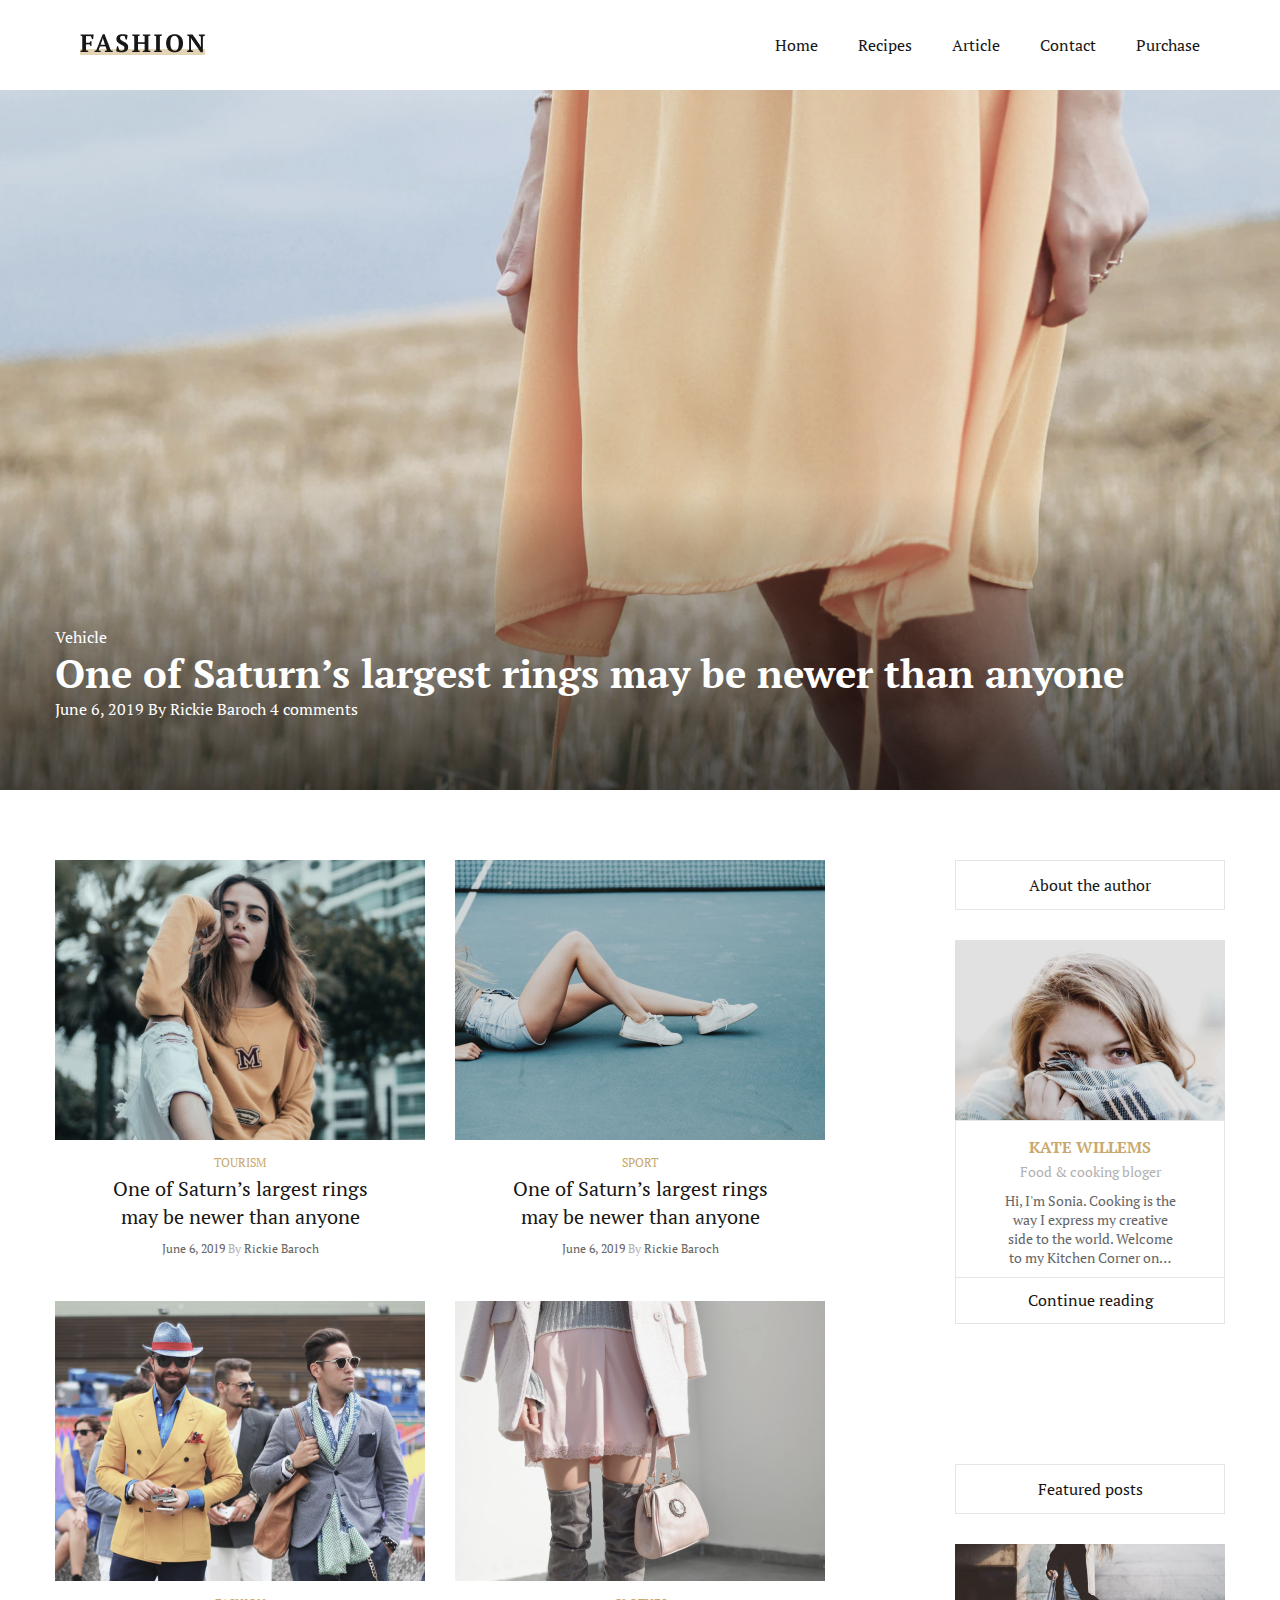
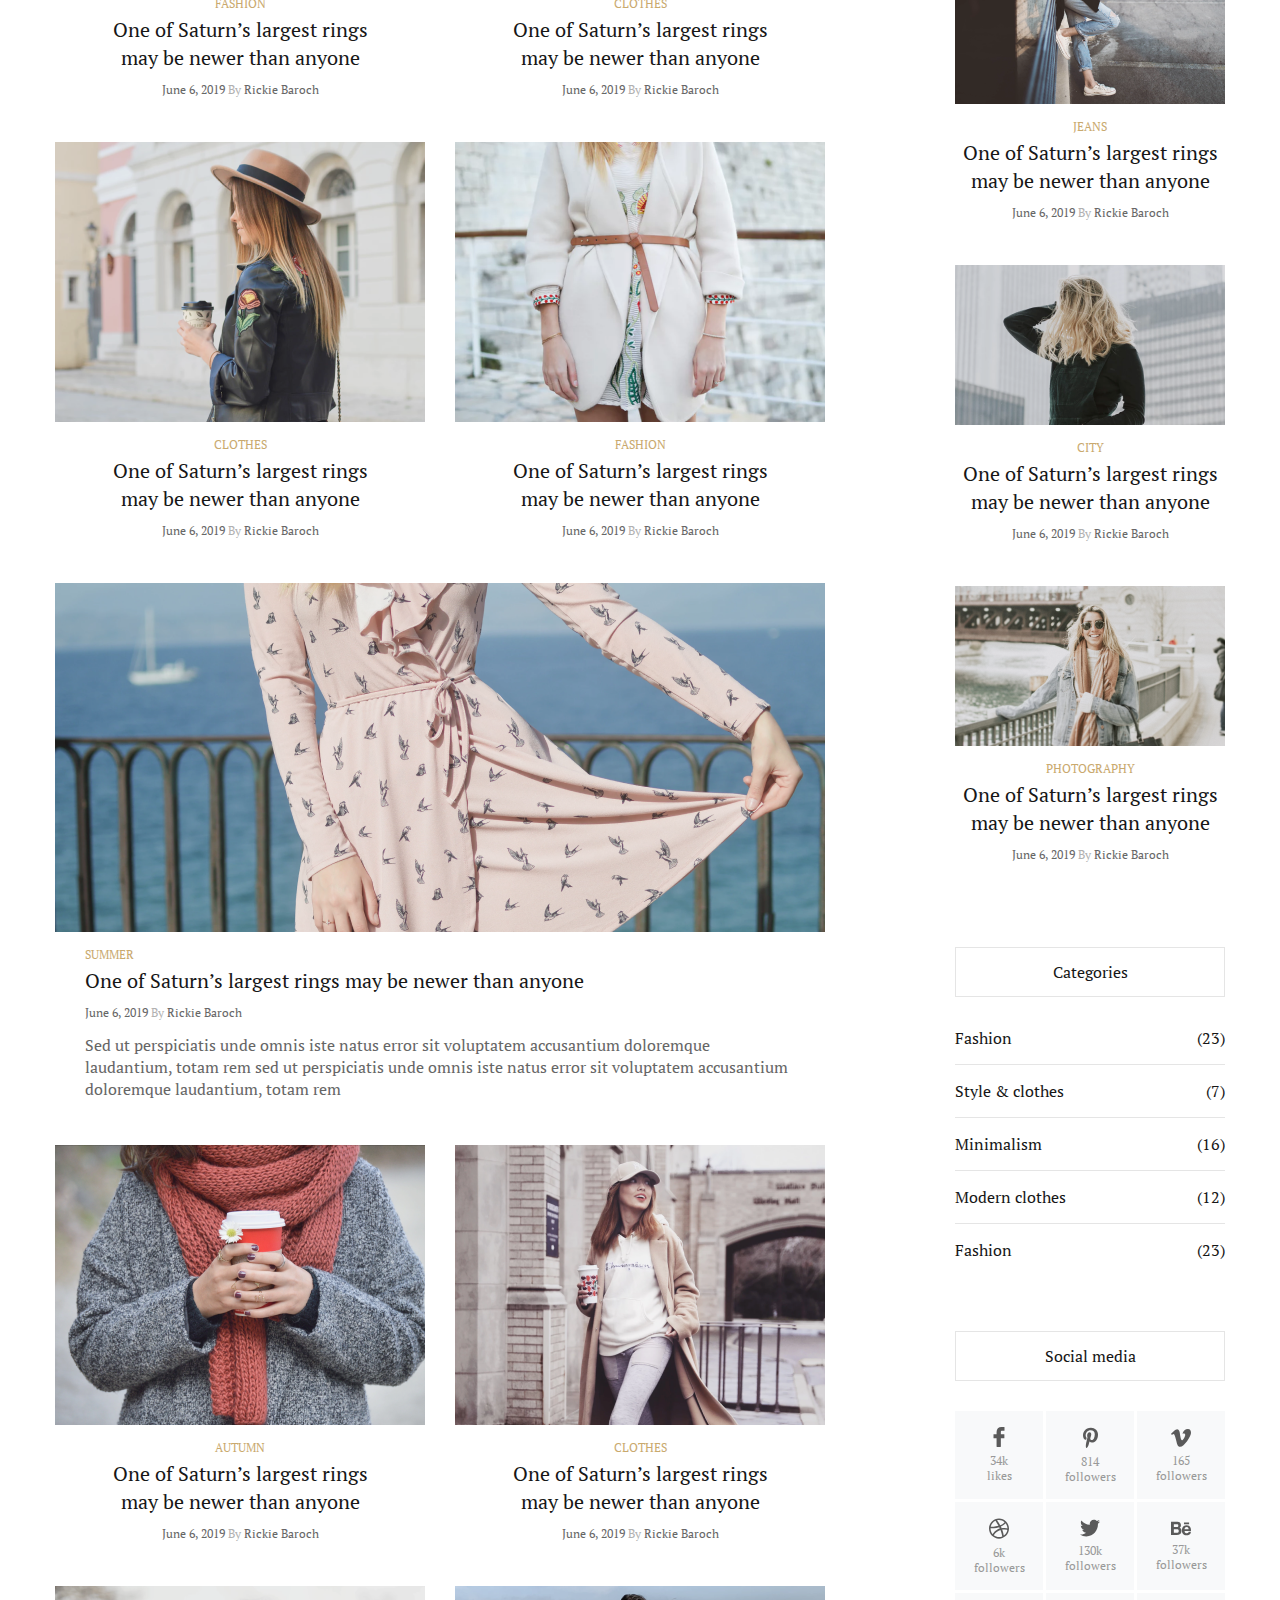
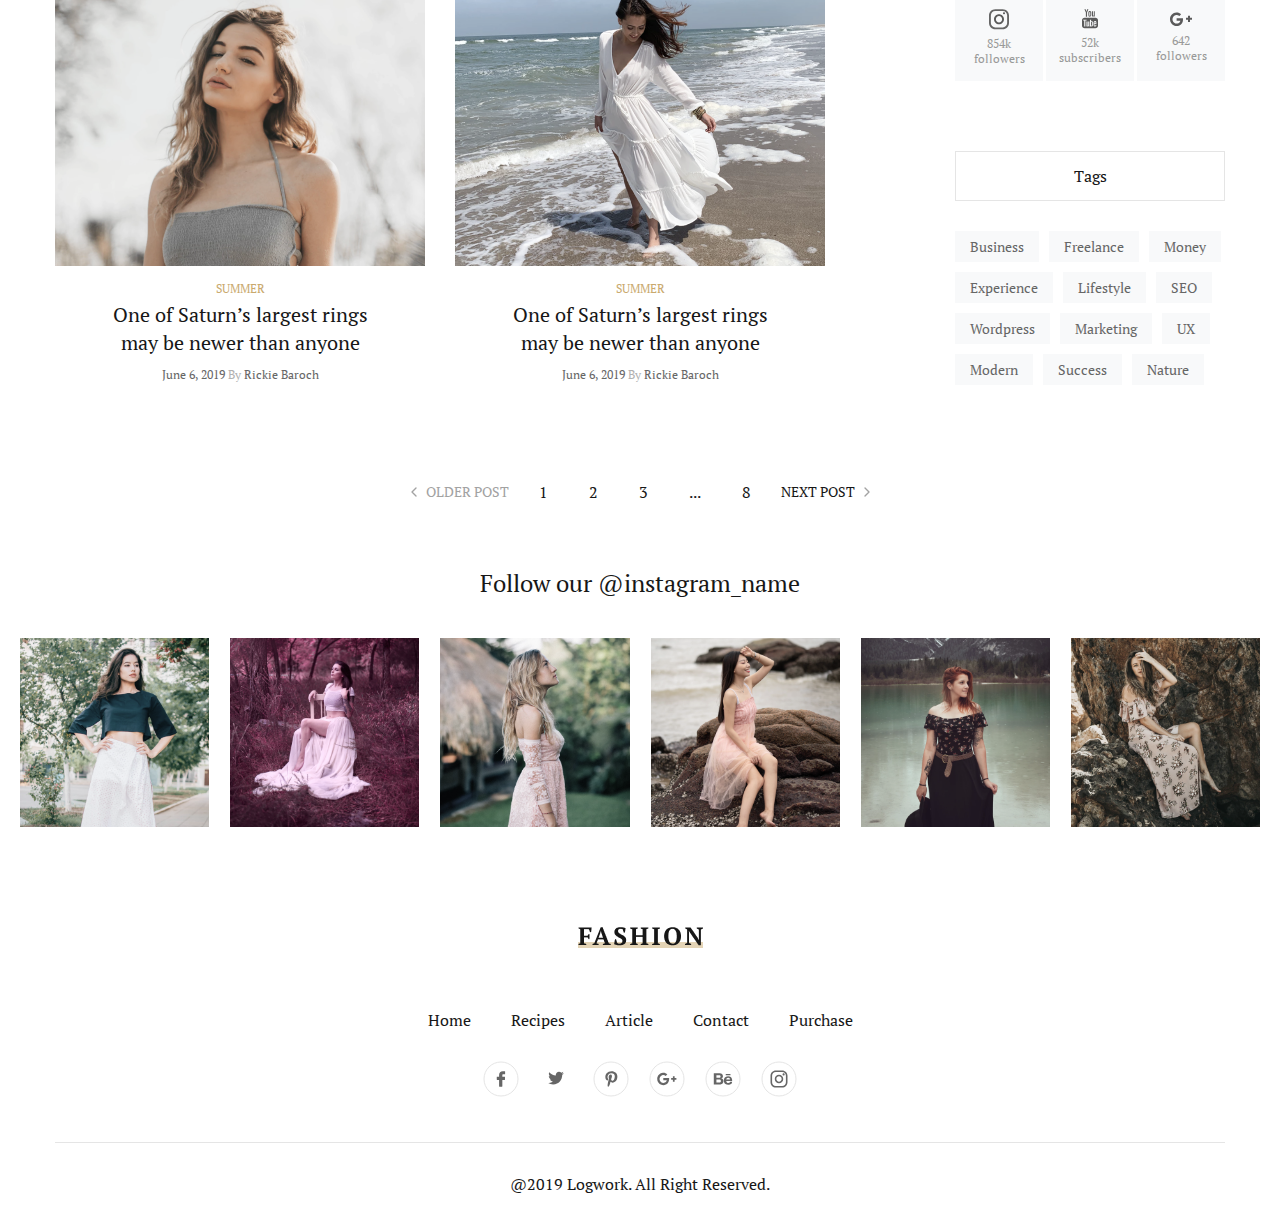
<file: website-layout/html/Fashion/index.html>
<!DOCTYPE html>
<html lang="en">
  <head>
    <meta charset="UTF-8" />
    <meta name="viewport" content="width=device-width, initial-scale=1.0" />

    <link rel="preconnect" href="https://fonts.googleapis.com" />
    <link rel="preconnect" href="https://fonts.gstatic.com" crossorigin />
    <link href="https://fonts.googleapis.com/css2?family=PT+Serif:wght@400;700&display=swap" rel="stylesheet" />

    <link rel="stylesheet" href="styles/index.css" />

    <title>Fashion</title>
  </head>
  <body>
    <div class="wrapper">
      <header class="header">
        <div class="header__container">
          <div class="logo">
            <a href="/"><img src="imgs/FASHION.png" alt="" /></a>
          </div>
          <ul class="nav">
            <li class="link"><a href="/">Home</a></li>
            <li class="link"><a href="/">Recipes</a></li>
            <li class="link"><a href="/">Article</a></li>
            <li class="link"><a href="/">Contact</a></li>
            <li class="link"><a href="/">Purchase</a></li>
          </ul>
        </div>
      </header>
      <main class="main">
        <section class="hero">
          <div class="container">
            <div class="row">
              <div class="hero__text">
                <p class="hero__subtitle">Vehicle</p>
                <h3 class="hero__title">One of Saturn’s largest rings may be newer than anyone</h3>
                <p class="subtitle">June 6, 2019 By Rickie Baroch 4 comments</p>
              </div>
            </div>
          </div>
        </section>
        <section class="column">
          <div class="container">
            <div class="row">
              <div class="posts">
                <div class="items">
                  <div class="item">
                    <a href="/">
                      <img class="item__img" src="imgs/items/item1.png" alt="" />
                      <div class="item__text">
                        <h4 class="item__title">Tourism</h4>
                        <p class="item__subtitle">One of Saturn’s largest rings may be newer than anyone</p>
                        <p class="item__date">June 6, 2019 <span>By</span> Rickie Baroch</p>
                      </div>
                    </a>
                  </div>
                  <div class="item">
                    <a href="/">
                      <img class="item__img" src="imgs/items/item2.png" alt="" />
                      <div class="item__text">
                        <h4 class="item__title">sport</h4>
                        <p class="item__subtitle">One of Saturn’s largest rings may be newer than anyone</p>
                        <p class="item__date">June 6, 2019 <span>By</span> Rickie Baroch</p>
                      </div>
                    </a>
                  </div>
                  <div class="item">
                    <a href="/">
                      <img class="item__img" src="imgs/items/item3.png" alt="" />
                      <div class="item__text">
                        <h4 class="item__title">fashion</h4>
                        <p class="item__subtitle">One of Saturn’s largest rings may be newer than anyone</p>
                        <p class="item__date">June 6, 2019 <span>By</span> Rickie Baroch</p>
                      </div>
                    </a>
                  </div>
                  <div class="item">
                    <a href="/">
                      <img class="item__img" src="imgs/items/item4.png" alt="" />
                      <div class="item__text">
                        <h4 class="item__title">clothes</h4>
                        <p class="item__subtitle">One of Saturn’s largest rings may be newer than anyone</p>
                        <p class="item__date">June 6, 2019 <span>By</span> Rickie Baroch</p>
                      </div>
                    </a>
                  </div>
                  <div class="item">
                    <a href="/">
                      <img class="item__img" src="imgs/items/item5.png" alt="" />
                      <div class="item__text">
                        <h4 class="item__title">clothes</h4>
                        <p class="item__subtitle">One of Saturn’s largest rings may be newer than anyone</p>
                        <p class="item__date">June 6, 2019 <span>By</span> Rickie Baroch</p>
                      </div>
                    </a>
                  </div>
                  <div class="item">
                    <a href="/">
                      <img class="item__img" src="imgs/items/item6.png" alt="" />
                      <div class="item__text">
                        <h4 class="item__title">fashion</h4>
                        <p class="item__subtitle">One of Saturn’s largest rings may be newer than anyone</p>
                        <p class="item__date">June 6, 2019 <span>By</span> Rickie Baroch</p>
                      </div>
                    </a>
                  </div>
                  <div class="item_bg">
                    <a href="/">
                      <img class="item_bg__img" src="imgs/items/bg/item_bg1.png" alt="" />
                      <div class="item_bg__text">
                        <h4 class="item_bg__title">Summer</h4>
                        <p class="item_bg__subtitle">One of Saturn’s largest rings may be newer than anyone</p>
                        <p class="item_bg__date">June 6, 2019 <span>By</span> Rickie Baroch</p>
                        <p class="item_bg__othertxt">
                          Sed ut perspiciatis unde omnis iste natus error sit voluptatem accusantium doloremque laudantium, totam
                          rem sed ut perspiciatis unde omnis iste natus error sit voluptatem accusantium doloremque laudantium,
                          totam rem
                        </p>
                      </div>
                    </a>
                  </div>
                  <div class="item">
                    <a href="/">
                      <img class="item__img" src="imgs/items/item7.png" alt="" />
                      <div class="item__text">
                        <h4 class="item__title">Autumn</h4>
                        <p class="item__subtitle">One of Saturn’s largest rings may be newer than anyone</p>
                        <p class="item__date">June 6, 2019 <span>By</span> Rickie Baroch</p>
                      </div>
                    </a>
                  </div>
                  <div class="item">
                    <a href="/">
                      <img class="item__img" src="imgs/items/item8.png" alt="" />
                      <div class="item__text">
                        <h4 class="item__title">clothes</h4>
                        <p class="item__subtitle">One of Saturn’s largest rings may be newer than anyone</p>
                        <p class="item__date">June 6, 2019 <span>By</span> Rickie Baroch</p>
                      </div>
                    </a>
                  </div>
                  <div class="item">
                    <a href="/">
                      <img class="item__img" src="imgs/items/item9.png" alt="" />
                      <div class="item__text">
                        <h4 class="item__title">summer</h4>
                        <p class="item__subtitle">One of Saturn’s largest rings may be newer than anyone</p>
                        <p class="item__date">June 6, 2019 <span>By</span> Rickie Baroch</p>
                      </div>
                    </a>
                  </div>
                  <div class="item">
                    <a href="/">
                      <img class="item__img" src="imgs/items/item10.png" alt="" />
                      <div class="item__text">
                        <h4 class="item__title">summer</h4>
                        <p class="item__subtitle">One of Saturn’s largest rings may be newer than anyone</p>
                        <p class="item__date">June 6, 2019 <span>By</span> Rickie Baroch</p>
                      </div>
                    </a>
                  </div>
                </div>
                <aside class="sidebar">
                  <div class="author">
                    <div class="author__column">
                      <div class="text_in_border">
                        <p class="text_in_border__text">About the author</p>
                      </div>
                      <div class="author__item" style="position: relative">
                        <img class="author__item__img" src="imgs/aside/kate_willems.png" alt="" />
                        <div class="author__item__text">
                          <h4 class="author__item__title">Kate Willems</h4>
                          <p class="author__item__subtitle">Food & cooking bloger</p>
                          <p class="author__item__othertxt">
                            Hi, I'm Sonia. Cooking is the way I express my creative side to the world. Welcome to my Kitchen
                            Corner on…
                          </p>
                          <hr class="author__item__hr" />
                          <a href="/" class="author__item__continue_reading">Continue reading</a>
                        </div>
                      </div>
                    </div>
                    <div class="author__column">
                      <div class="text_in_border">
                        <p class="text_in_border__text">Featured posts</p>
                      </div>
                      <div class="author__list">
                        <div class="item_sm">
                          <a href="/">
                            <img class="item_sm__img" src="imgs/aside/list_item1.png" alt="" />
                            <div class="item_sm__text">
                              <h4 class="item_sm__title">jeans</h4>
                              <p class="item_sm__subtitle">One of Saturn’s largest rings may be newer than anyone</p>
                              <p class="item_sm__date">June 6, 2019 <span>By</span> Rickie Baroch</p>
                            </div>
                          </a>
                        </div>
                        <div class="item_sm">
                          <a href="/">
                            <img class="item_sm__img" src="imgs/aside/list_item2.png" alt="" />
                            <div class="item_sm__text">
                              <h4 class="item_sm__title">City</h4>
                              <p class="item_sm__subtitle">One of Saturn’s largest rings may be newer than anyone</p>
                              <p class="item_sm__date">June 6, 2019 <span>By</span> Rickie Baroch</p>
                            </div>
                          </a>
                        </div>
                        <div class="item_sm">
                          <a href="/">
                            <img class="item_sm__img" src="imgs/aside/list_item3.png" alt="" />
                            <div class="item_sm__text">
                              <h4 class="item_sm__title">Photography</h4>
                              <p class="item_sm__subtitle">One of Saturn’s largest rings may be newer than anyone</p>
                              <p class="item_sm__date">June 6, 2019 <span>By</span> Rickie Baroch</p>
                            </div>
                          </a>
                        </div>
                      </div>
                    </div>
                    <div class="author__column">
                      <div class="text_in_border">
                        <p class="text_in_border__text">Categories</p>
                      </div>
                      <div class="author__categories">
                        <div class="author__categories__item">
                          <span>Fashion</span>
                          <span>(23)</span>
                        </div>
                        <div class="author__categories__item">
                          <span>Style & clothes</span>
                          <span>(7)</span>
                        </div>
                        <div class="author__categories__item">
                          <span>Minimalism</span>
                          <span>(16)</span>
                        </div>
                        <div class="author__categories__item">
                          <span>Modern clothes</span>
                          <span>(12)</span>
                        </div>
                        <div class="author__categories__item">
                          <span>Fashion</span>
                          <span>(23)</span>
                        </div>
                      </div>
                    </div>
                    <div class="author__column">
                      <div class="text_in_border">
                        <p class="text_in_border__text">Social media</p>
                      </div>
                      <div class="author__socials">
                        <div class="author__socials__item">
                          <img class="author__socials__item__icon" src="imgs/icons/aside/facebook.svg" />
                          <div class="author__socials__item__text">
                            <p>34k</p>
                            <p>likes</p>
                          </div>
                        </div>
                        <div class="author__socials__item">
                          <img class="author__socials__item_icon" src="imgs/icons/aside/pinterest.svg" />
                          <div class="author__socials__item__text">
                            <p>814</p>
                            <p>followers</p>
                          </div>
                        </div>
                        <div class="author__socials__item">
                          <img class="author__socials__item_icon" src="imgs/icons/aside/vimeo.svg" />
                          <div class="author__socials__item__text">
                            <p>165</p>
                            <p>followers</p>
                          </div>
                        </div>
                        <div class="author__socials__item">
                          <img class="author__socials__item_icon" src="imgs/icons/aside/dribbble.svg" />
                          <div class="author__socials__item__text">
                            <p>6k</p>
                            <p>followers</p>
                          </div>
                        </div>
                        <div class="author__socials__item">
                          <img class="author__socials__item_icon" src="imgs/icons/aside/twitter.svg" />
                          <div class="author__socials__item__text">
                            <p>130k</p>
                            <p>followers</p>
                          </div>
                        </div>
                        <div class="author__socials__item">
                          <img class="author__socials__item_icon" src="imgs/icons/aside/behance.svg" />
                          <div class="author__socials__item__text">
                            <p>37k</p>
                            <p>followers</p>
                          </div>
                        </div>
                        <div class="author__socials__item">
                          <img class="author__socials__item_icon" src="imgs/icons/aside/instagram.svg" />
                          <div class="author__socials__item__text">
                            <p>854k</p>
                            <p>followers</p>
                          </div>
                        </div>
                        <div class="author__socials__item">
                          <img class="author__socials__item_icon" src="imgs/icons/aside/youtube.svg" />
                          <div class="author__socials__item__text">
                            <p>52k</p>
                            <p>subscribers</p>
                          </div>
                        </div>
                        <div class="author__socials__item">
                          <img class="author__socials__item_icon" src="imgs/icons/aside/group.svg" />
                          <div class="author__socials__item__text">
                            <p>642</p>
                            <p>followers</p>
                          </div>
                        </div>
                      </div>
                    </div>
                    <div class="author__column">
                      <div class="text_in_border">
                        <p class="text_in_border__text">Tags</p>
                      </div>
                      <div class="author__tags">
                        <div class="author__tags__item"><span>Business</span></div>
                        <div class="author__tags__item"><span>Freelance</span></div>
                        <div class="author__tags__item"><span>Money</span></div>
                        <div class="author__tags__item"><span>Experience</span></div>
                        <div class="author__tags__item"><span>Lifestyle</span></div>
                        <div class="author__tags__item"><span>SEO</span></div>
                        <div class="author__tags__item"><span>Wordpress</span></div>
                        <div class="author__tags__item"><span>Marketing</span></div>
                        <div class="author__tags__item"><span>UX</span></div>
                        <div class="author__tags__item"><span>Modern</span></div>
                        <div class="author__tags__item"><span>Success</span></div>
                        <div class="author__tags__item"><span>Nature</span></div>
                      </div>
                    </div>
                  </div>
                </aside>
              </div>
            </div>
          </div>
        </section>
        <section class="pagination">
          <div class="pagination__prev">older post</div>
          <div class="pagination__pages">
            <span>1</span>
            <span>2</span>
            <span>3</span>
            <span>...</span>
            <!-- <span>4</span> -->
            <!-- <span>5</span> -->
            <!-- <span>6</span>
            <span>7</span> -->
            <span>8</span>
          </div>
          <div class="pagination__next">next post</div>
        </section>
        <section class="gallery">
          <div class="gallery__title">Follow our @instagram_name</div>
          <div class="gallery__items">
            <div class="gallery__item"><img src="imgs/items/gallery/Bitmap.png" alt="" /></div>
            <div class="gallery__item"><img src="imgs/items/gallery/Bitmap-1.png" alt="" /></div>
            <div class="gallery__item"><img src="imgs/items/gallery/Bitmap-2.png" alt="" /></div>
            <div class="gallery__item"><img src="imgs/items/gallery/Bitmap-3.png" alt="" /></div>
            <div class="gallery__item"><img src="imgs/items/gallery/Bitmap-4.png" alt="" /></div>
            <div class="gallery__item"><img src="imgs/items/gallery/Bitmap-5.png" alt="" /></div>
          </div>
        </section>
      </main>
      <footer class="footer">
        <div class="footer__container">
          <div class="footer__logo logo">
            <a href="/"><img src="imgs/FASHION.png" alt="" /></a>
          </div>
          <ul class="footer__nav nav">
            <li class="link"><a href="/">Home</a></li>
            <li class="link"><a href="/">Recipes</a></li>
            <li class="link"><a href="/">Article</a></li>
            <li class="link"><a href="/">Contact</a></li>
            <li class="link"><a href="/">Purchase</a></li>
          </ul>
          <div class="social">
            <div class="facebook icon">
              <a href="/">
                <svg width="36" height="36" viewBox="0 0 36 36" fill="none" xmlns="http://www.w3.org/2000/svg">
                  <path
                    class="icon__back"
                    fill-rule="evenodd"
                    clip-rule="evenodd"
                    d="M18 35C27.3888 35 35 27.3888 35 18C35 8.61116 27.3888 1 18 1C8.61116 1 1 8.61116 1 18C1 27.3888 8.61116 35 18 35Z"
                    stroke="#E5E5E5"
                  />
                  <path
                    class="icon__logo"
                    d="M21.7831 10.2115L19.784 10.2083C17.5381 10.2083 16.0867 11.6999 16.0867 14.0087V15.7609H14.0767C13.903 15.7609 13.7623 15.902 13.7623 16.0759V18.6147C13.7623 18.7887 13.9031 18.9296 14.0767 18.9296H16.0867V25.3358C16.0867 25.5098 16.2273 25.6507 16.401 25.6507H19.0235C19.1972 25.6507 19.3378 25.5096 19.3378 25.3358V18.9296H21.688C21.8617 18.9296 22.0024 18.7887 22.0024 18.6147L22.0033 16.0759C22.0033 15.9924 21.9701 15.9124 21.9113 15.8533C21.8524 15.7942 21.7722 15.7609 21.6888 15.7609H19.3378V14.2755C19.3378 13.5616 19.5077 13.1991 20.4361 13.1991L21.7828 13.1986C21.9563 13.1986 22.097 13.0576 22.097 12.8838V10.5263C22.097 10.3527 21.9565 10.2118 21.7831 10.2115Z"
                    fill="#666666"
                  /></svg
              ></a>
            </div>
            <div class="twitter icon">
              <a href="/">
                <svg width="34" height="34" viewBox="0 0 34 34" fill="none" xmlns="http://www.w3.org/2000/svg">
                  <path
                    class="icon__back"
                    fill-rule="evenodd"
                    clip-rule="evenodd"
                    d="M17 34C26.3888 34 34 26.3888 34 17C34 7.61116 26.3888 0 17 0C7.61116 0 0 7.61116 0 17C0 26.3888 7.61116 34 17 34Z"
                  />
                  <path
                    class="icon__logo"
                    d="M24.7916 12.1344C24.2185 12.3903 23.6019 12.5634 22.9553 12.6407C23.6155 12.2424 24.1221 11.6123 24.3613 10.8602C23.7435 11.2292 23.059 11.4968 22.331 11.6411C21.7478 11.0158 20.9169 10.625 19.9968 10.625C18.2315 10.625 16.7997 12.0665 16.7997 13.8438C16.7997 14.0961 16.8281 14.3416 16.8829 14.5773C14.2258 14.4432 11.8699 13.1618 10.2929 11.2138C10.0178 11.6891 9.85994 12.2424 9.85994 12.8322C9.85994 13.9487 10.4248 14.9343 11.2822 15.5114C10.7583 15.4948 10.265 15.35 9.83419 15.1083C9.83395 15.122 9.83395 15.1357 9.83395 15.1491C9.83395 16.7087 10.9365 18.0095 12.3988 18.305C12.1308 18.3789 11.8477 18.4181 11.5566 18.4181C11.3501 18.4181 11.1501 18.3981 10.9551 18.3607C11.3618 19.6392 12.5423 20.5698 13.9416 20.596C12.8472 21.4594 11.4689 21.9739 9.97057 21.9739C9.71307 21.9739 9.45795 21.9587 9.20831 21.9287C10.6224 22.8423 12.3034 23.375 14.1088 23.375C19.9894 23.375 23.2054 18.4704 23.2054 14.2166C23.2054 14.0771 23.2023 13.9381 23.1961 13.8003C23.8212 13.3466 24.3632 12.7799 24.7916 12.1344Z"
                    fill="#666666"
                  /></svg
              ></a>
            </div>
            <div class="printerest icon">
              <a href="/">
                <svg width="36" height="36" viewBox="0 0 36 36" fill="none" xmlns="http://www.w3.org/2000/svg">
                  <path
                    class="icon__back"
                    fill-rule="evenodd"
                    clip-rule="evenodd"
                    d="M18 35C27.3888 35 35 27.3888 35 18C35 8.61116 27.3888 1 18 1C8.61116 1 1 8.61116 1 18C1 27.3888 8.61116 35 18 35Z"
                    stroke="#E5E5E5"
                  />
                  <path
                    class="icon__logo"
                    d="M22.8088 11.8003C21.7556 10.7737 20.298 10.2083 18.7046 10.2083C16.2706 10.2083 14.7736 11.2213 13.9463 12.071C12.9268 13.1183 12.3422 14.5088 12.3422 15.8861C12.3422 17.6155 13.0547 18.9428 14.2477 19.4366C14.3278 19.47 14.4084 19.4867 14.4874 19.4867C14.7391 19.4867 14.9385 19.3195 15.0076 19.0513C15.0479 18.8974 15.1412 18.5178 15.1818 18.353C15.2686 18.0276 15.1985 17.871 15.0091 17.6444C14.664 17.2299 14.5033 16.7397 14.5033 16.1017C14.5033 14.2068 15.893 12.1928 18.4688 12.1928C20.5125 12.1928 21.7821 13.3722 21.7821 15.2706C21.7821 16.4686 21.5279 17.5781 21.0663 18.3948C20.7455 18.9623 20.1814 19.6387 19.3154 19.6387C18.941 19.6387 18.6046 19.4825 18.3923 19.2103C18.1918 18.9529 18.1257 18.6203 18.2064 18.2738C18.2975 17.8823 18.4217 17.4738 18.5419 17.079C18.7612 16.3579 18.9684 15.6767 18.9684 15.1333C18.9684 14.2038 18.4056 13.5793 17.5681 13.5793C16.5037 13.5793 15.6698 14.677 15.6698 16.0782C15.6698 16.7654 15.8497 17.2794 15.9311 17.4768C15.797 18.0536 15.0001 21.483 14.849 22.1297C14.7616 22.5072 14.235 25.4888 15.1065 25.7266C16.0857 25.9937 16.9609 23.0898 17.05 22.7617C17.1222 22.4948 17.3749 21.4857 17.5297 20.8653C18.0024 21.3276 18.7634 21.6402 19.504 21.6402C20.9001 21.6402 22.1556 21.0023 23.0394 19.8442C23.8965 18.7209 24.3685 17.1552 24.3685 15.4358C24.3685 14.0917 23.8 12.7665 22.8088 11.8003Z"
                    fill="#666666"
                  /></svg
              ></a>
            </div>
            <div class="google icon">
              <a href="/">
                <svg width="36" height="36" viewBox="0 0 36 36" fill="none" xmlns="http://www.w3.org/2000/svg">
                  <path
                    class="icon__back"
                    fill-rule="evenodd"
                    clip-rule="evenodd"
                    d="M18 35C27.3888 35 35 27.3888 35 18C35 8.61116 27.3888 1 18 1C8.61116 1 1 8.61116 1 18C1 27.3888 8.61116 35 18 35Z"
                    stroke="#E5E5E5"
                  />
                  <path
                    class="icon__logo"
                    d="M8.2231 17.9619C8.10384 14.7604 10.8543 11.8019 13.9975 11.7635C15.5995 11.6242 17.1581 12.2585 18.3705 13.2929C17.8732 13.8505 17.3671 14.4015 16.8266 14.9174C15.7593 14.2563 14.4743 13.7525 13.2269 14.1999C11.215 14.784 9.99652 17.206 10.7411 19.2127C11.3576 21.3085 13.858 22.4587 15.8175 21.5783C16.8322 21.2079 17.5012 20.2534 17.7947 19.2277C16.6318 19.2041 15.4687 19.2189 14.3058 19.1861C14.3029 18.4807 14.3 17.778 14.3029 17.0726C16.2422 17.0696 18.1843 17.0637 20.1265 17.0814C20.2458 18.8098 19.9957 20.6595 18.8936 22.0467C17.3845 24.0268 14.5964 24.608 12.3283 23.8312C9.92122 23.0251 8.17071 20.5527 8.2231 17.9619Z"
                    fill="#666666"
                  />
                  <path
                    class="icon__logo"
                    d="M23.9066 15.2937C24.4824 15.2937 25.0579 15.2937 25.6363 15.2937C25.6395 15.8837 25.645 16.4766 25.6482 17.0664C26.2266 17.0723 26.8082 17.0752 27.3868 17.0782C27.3868 17.6682 27.3868 18.2549 27.3868 18.8449C26.8084 18.8479 26.2268 18.8508 25.6482 18.8538C25.6424 19.4467 25.6395 20.0364 25.6363 20.6294C25.0579 20.6264 24.479 20.6294 23.9034 20.6294C23.8979 20.0364 23.8979 19.4467 23.8919 18.8567C23.3134 18.8505 22.7319 18.8479 22.1532 18.8446C22.1532 18.2547 22.1532 17.6679 22.1532 17.0779C22.7319 17.0749 23.3106 17.072 23.8919 17.0661C23.8948 16.4766 23.9006 15.8837 23.9066 15.2937Z"
                    fill="#666666"
                  /></svg
              ></a>
            </div>
            <div class="behance icon">
              <a href="/">
                <svg class="icon" width="36" height="36" viewBox="0 0 36 36" fill="none" xmlns="http://www.w3.org/2000/svg">
                  <path
                    class="icon__back"
                    fill-rule="evenodd"
                    clip-rule="evenodd"
                    d="M18 35C27.3888 35 35 27.3888 35 18C35 8.61116 27.3888 1 18 1C8.61116 1 1 8.61116 1 18C1 27.3888 8.61116 35 18 35Z"
                    stroke="#E5E5E5"
                  />
                  <path
                    class="icon__logo"
                    fill-rule="evenodd"
                    clip-rule="evenodd"
                    d="M16.2251 17.3989C16.2251 17.3989 17.9652 17.2747 17.9652 15.2873C17.9652 13.3055 16.542 12.3333 14.7351 12.3333H8.79169V23.4311H14.7346C14.7346 23.4311 18.365 23.5393 18.365 20.1531C18.3653 20.1531 18.521 17.3989 16.2251 17.3989ZM18.8154 19.4188C18.8154 19.397 18.8211 15.1576 23.2018 15.1576C27.8275 15.1576 27.177 19.9748 27.177 19.9748H21.2617C21.2617 22.0325 23.2686 21.9028 23.2686 21.9028C25.1698 21.9028 25.1033 20.7094 25.1033 20.7094H27.1102C27.1102 23.8794 23.2018 23.6635 23.2018 23.6635C18.5153 23.6635 18.8154 19.4188 18.8154 19.4188ZM23.2465 16.783C21.4839 16.783 21.2393 18.4896 21.2393 18.4896H24.9865C24.9865 18.4896 25.0144 16.783 23.2465 16.783ZM14.7348 14.3043H11.4104V16.783H14.5291C15.0685 16.783 15.5411 16.6155 15.5411 15.4599C15.5411 14.3043 14.7348 14.3043 14.7348 14.3043ZM14.5683 21.46H11.4104V18.4896H14.7348C14.7348 18.4896 15.9415 18.4789 15.9358 20.0179C15.9358 21.3142 15.0409 21.4492 14.5683 21.46ZM20.7445 14.3532V12.9867H25.4591V14.3532H20.7445Z"
                    fill="#666666"
                  /></svg
              ></a>
            </div>
            <div class="instagram icon">
              <a href="/">
                <svg width="36" height="36" viewBox="0 0 36 36" fill="none" xmlns="http://www.w3.org/2000/svg">
                  <path
                    class="icon__back"
                    fill-rule="evenodd"
                    clip-rule="evenodd"
                    d="M18 35C27.3888 35 35 27.3888 35 18C35 8.61116 27.3888 1 18 1C8.61116 1 1 8.61116 1 18C1 27.3888 8.61116 35 18 35Z"
                    stroke="#E5E5E5"
                  />
                  <path
                    class="icon__logo"
                    fill-rule="evenodd"
                    clip-rule="evenodd"
                    d="M14.8125 9.5H21.1875C24.1211 9.5 26.5 11.8789 26.5 14.8125V21.1875C26.5 24.1211 24.1211 26.5 21.1875 26.5H14.8125C11.8789 26.5 9.5 24.1211 9.5 21.1875V14.8125C9.5 11.8789 11.8789 9.5 14.8125 9.5ZM21.1875 24.9062C23.2381 24.9062 24.9062 23.2381 24.9062 21.1875V14.8125C24.9062 12.7619 23.2381 11.0938 21.1875 11.0938H14.8125C12.7619 11.0938 11.0938 12.7619 11.0938 14.8125V21.1875C11.0938 23.2381 12.7619 24.9062 14.8125 24.9062H21.1875Z"
                    fill="#666666"
                  />
                  <path
                    class="icon__logo"
                    fill-rule="evenodd"
                    clip-rule="evenodd"
                    d="M13.75 18C13.75 15.6529 15.6529 13.75 18 13.75C20.3471 13.75 22.25 15.6529 22.25 18C22.25 20.3471 20.3471 22.25 18 22.25C15.6529 22.25 13.75 20.3471 13.75 18ZM15.3438 18C15.3438 19.4641 16.5359 20.6562 18 20.6562C19.4641 20.6562 20.6562 19.4641 20.6562 18C20.6562 16.5348 19.4641 15.3438 18 15.3438C16.5359 15.3438 15.3438 16.5348 15.3438 18Z"
                    fill="#666666"
                  />
                  <path
                    class="icon__logo"
                    d="M22.6042 14.4583C23.191 14.4583 23.6667 13.9826 23.6667 13.3958C23.6667 12.8089 23.191 12.3333 22.6042 12.3333C22.0174 12.3333 21.5417 12.8089 21.5417 13.3958C21.5417 13.9826 22.0174 14.4583 22.6042 14.4583Z"
                    fill="#666666"
                  /></svg
              ></a>
            </div>
          </div>
          <hr class="footer__hr" />
          <div class="footer__postscript"><p>@2019 Logwork. All Right Reserved.</p></div>
        </div>
      </footer>
    </div>
  </body>
</html>
</file>
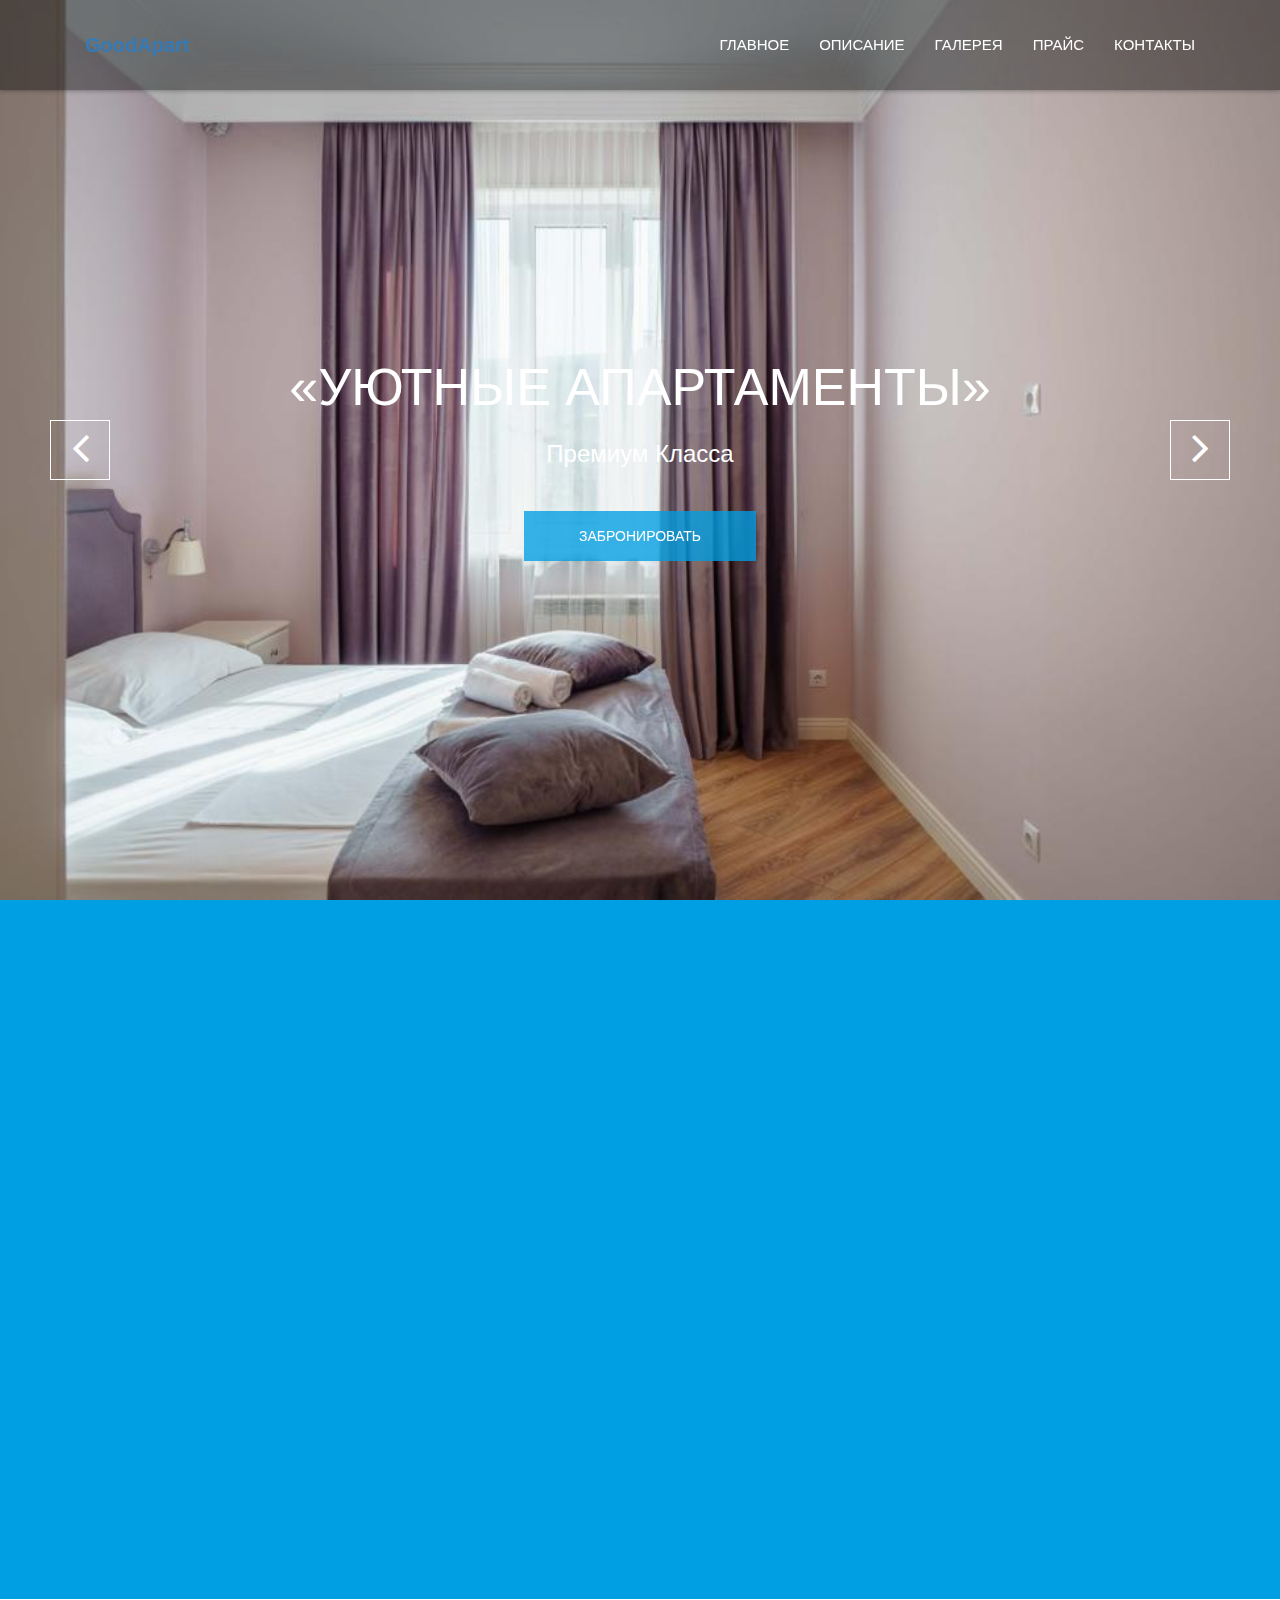
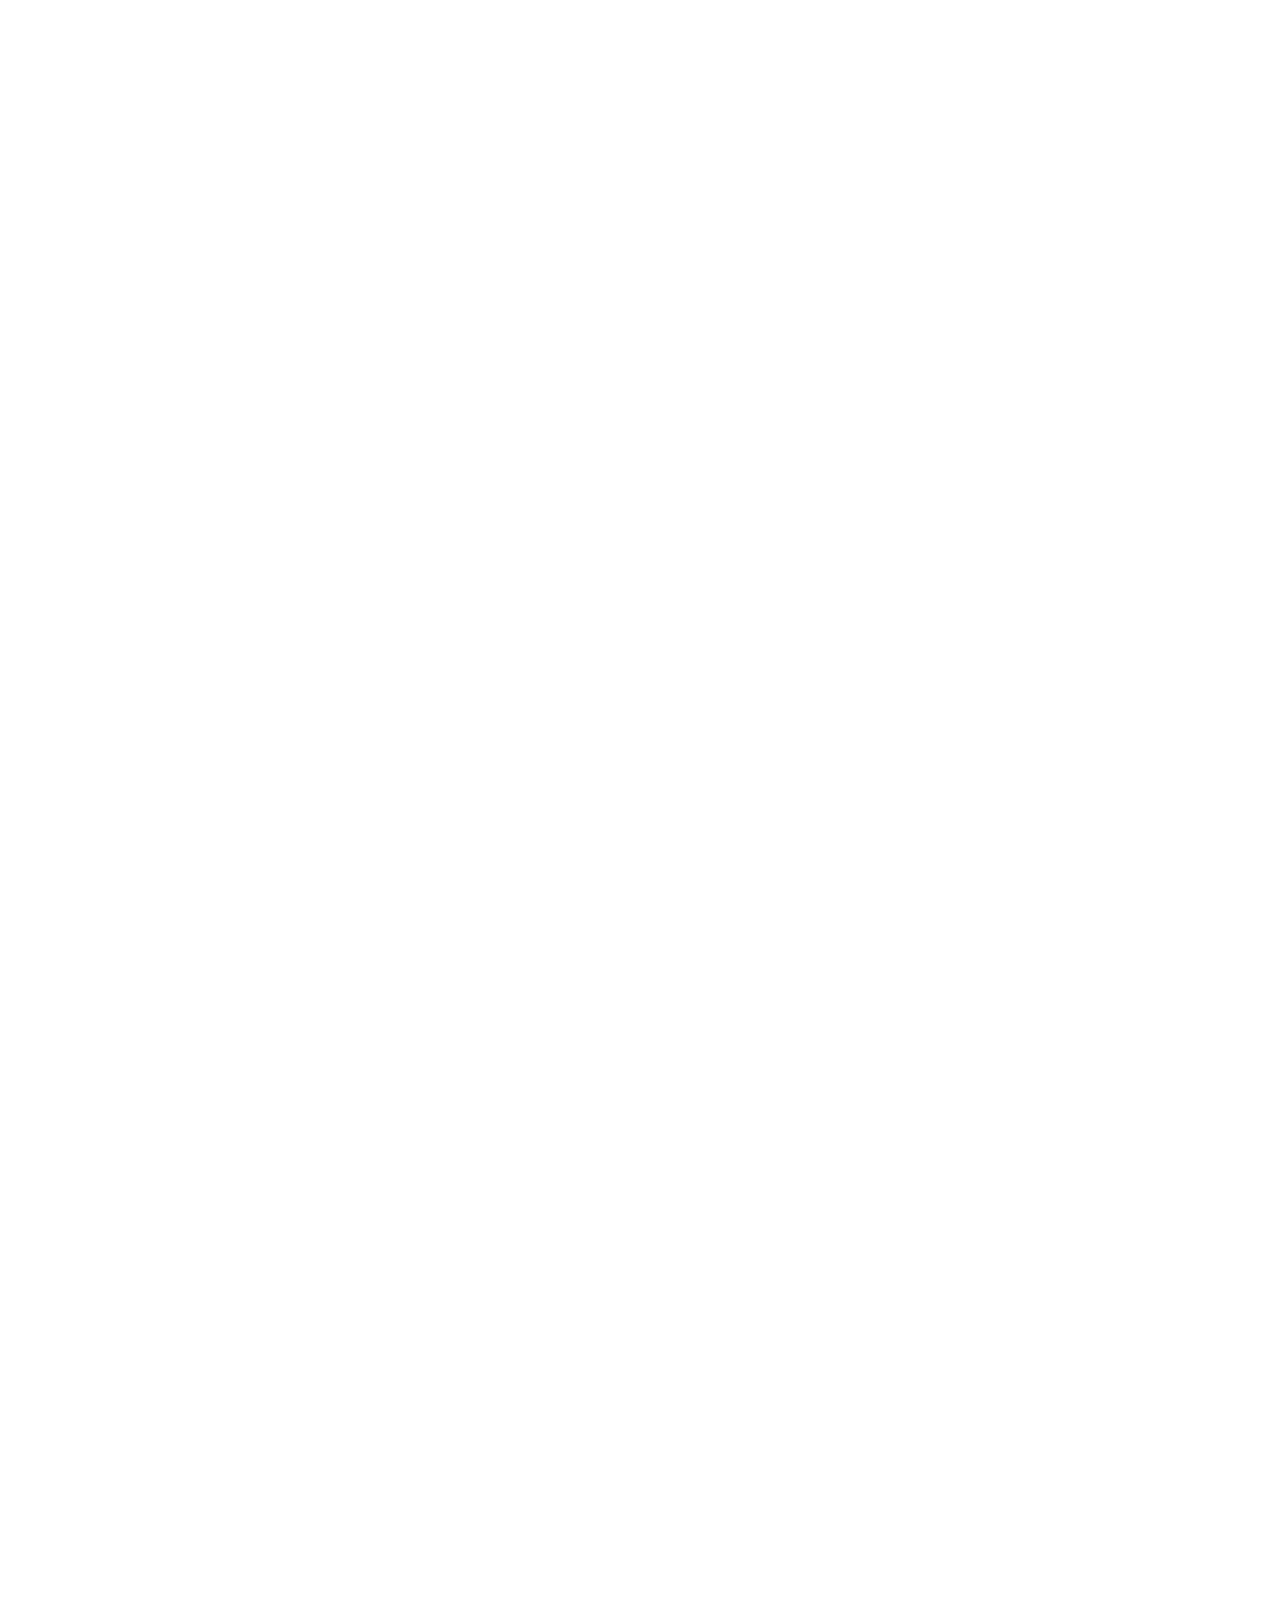
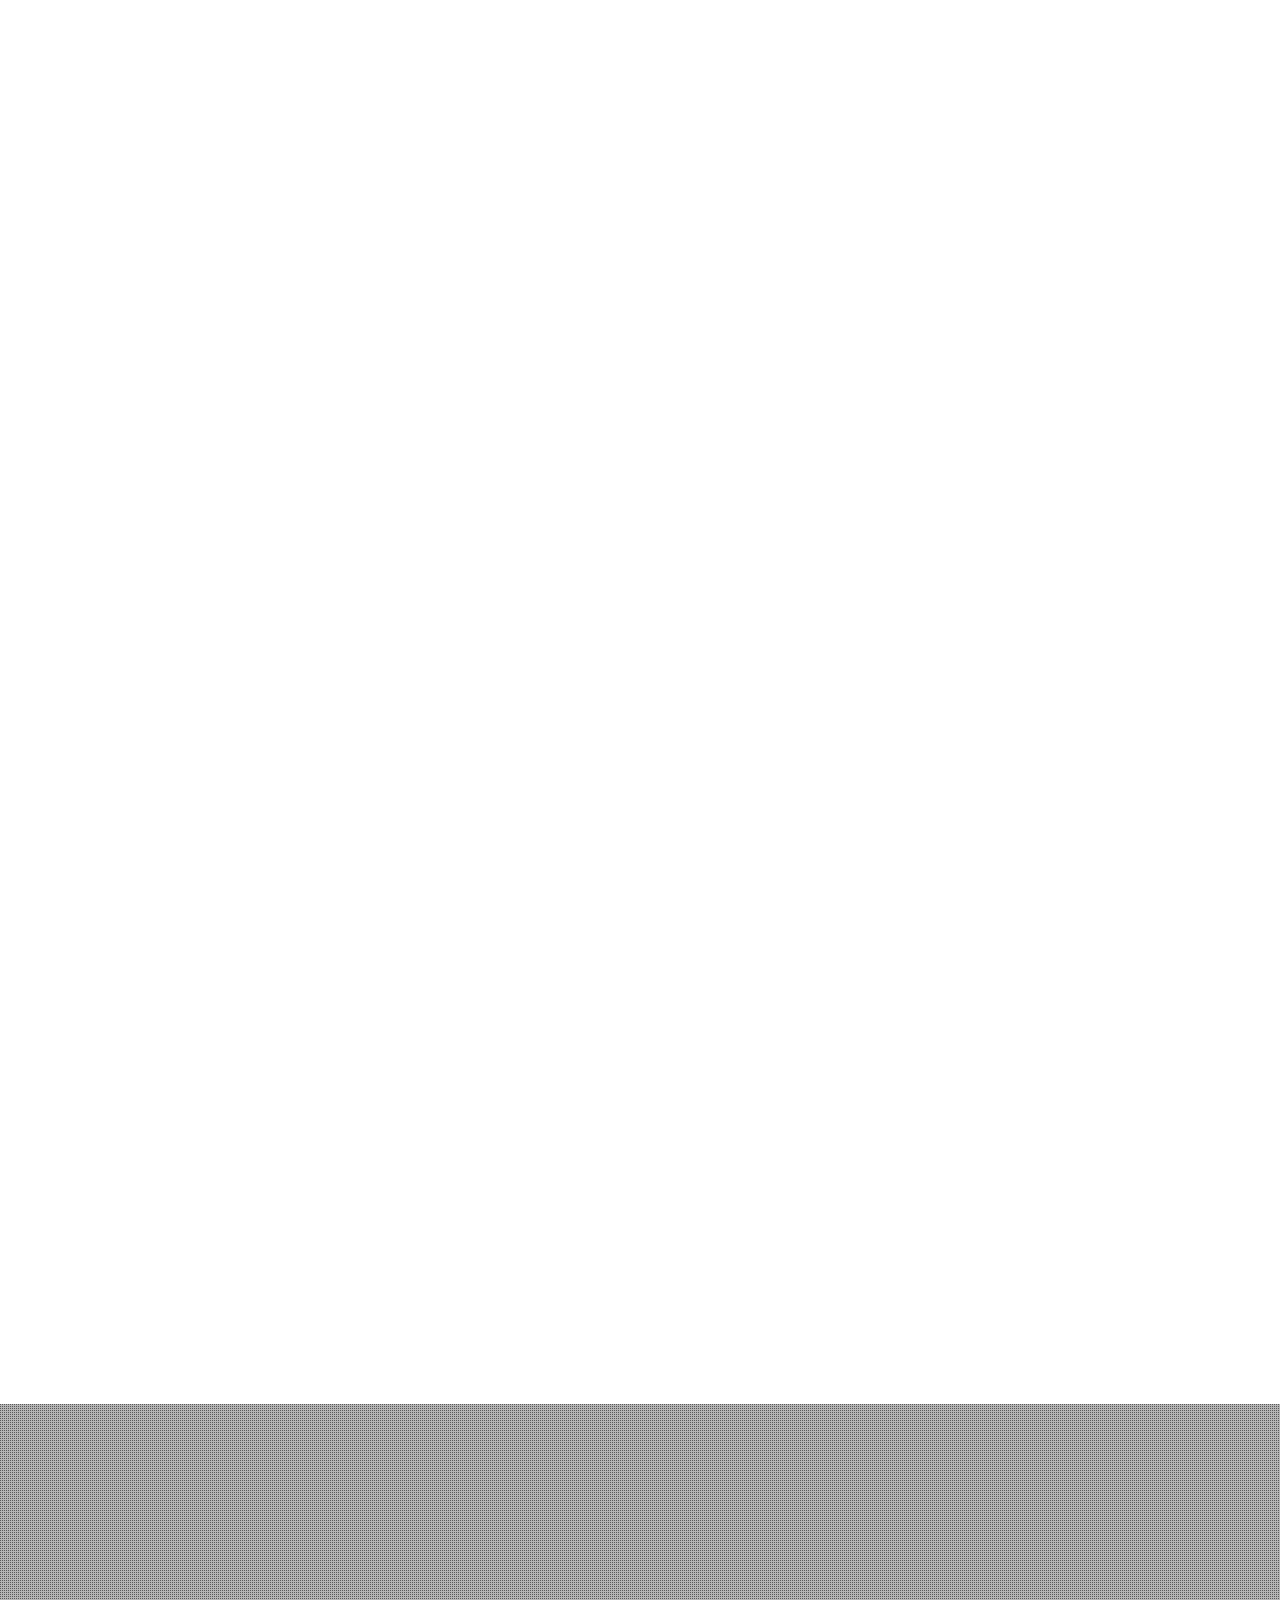
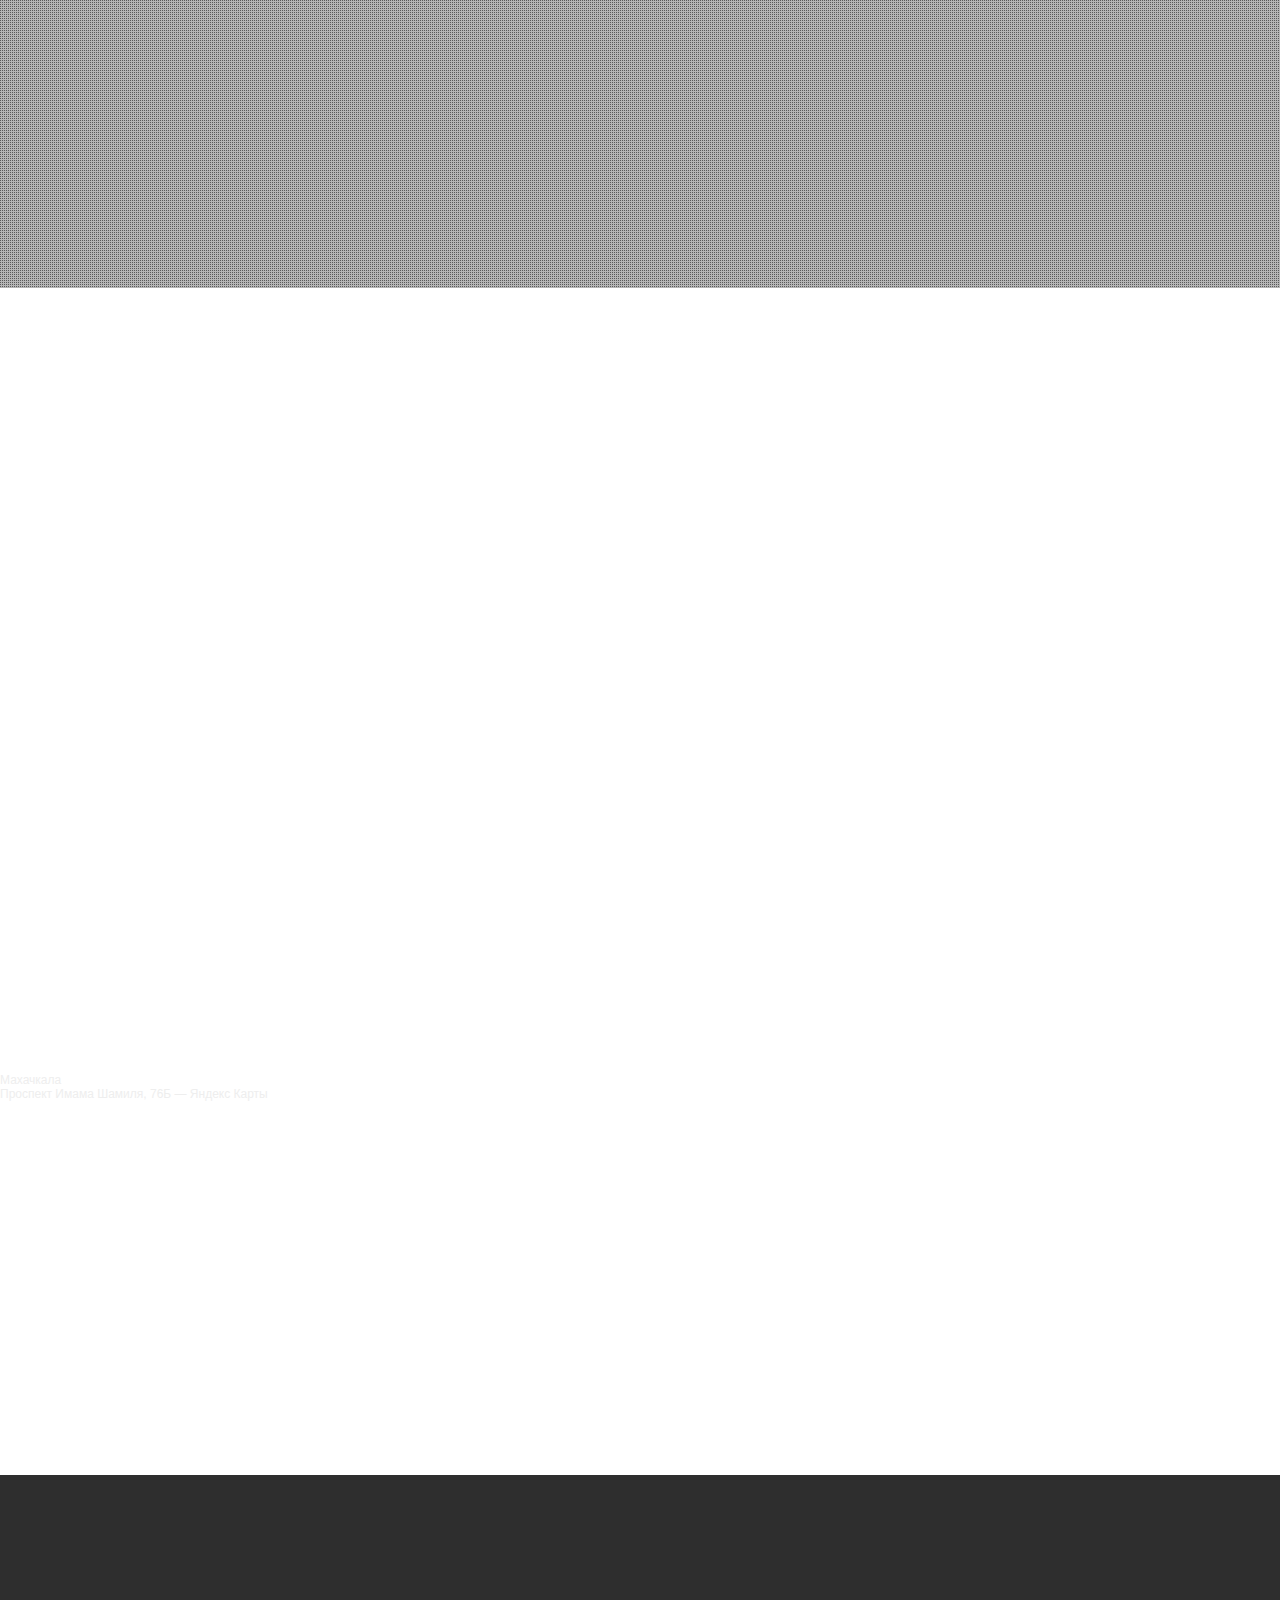
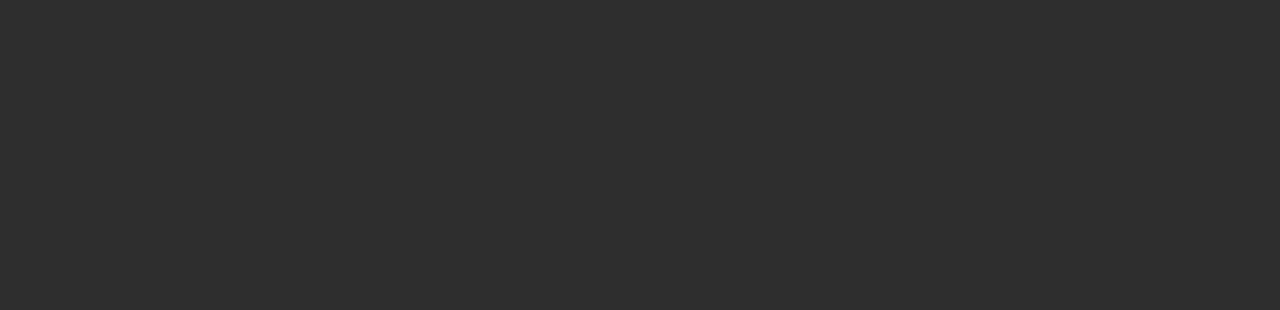
<file: website-layout/html/GoodAport/index.html>
<!DOCTYPE html>
<html lang="ru">
  <head>
    <!-- meta character set -->
    <meta charset="utf-8" />
    <!-- Always force latest IE rendering engine or request Chrome Frame -->
    <meta http-equiv="X-UA-Compatible" content="IE=edge,chrome=1" />
    <title>GoodApart</title>

    <!-- Mobile Specific Meta -->
    <meta name="viewport" content="width=device-width, initial-scale=1" />

    <!-- CSS
		================================================== -->

    <!-- Fontawesome Icon font -->
    <link rel="stylesheet" href="css/font-awesome.min.css" />
    <!-- bootstrap.min -->
    <link rel="stylesheet" href="css/jquery.fancybox.css" />
    <!-- bootstrap.min -->
    <link rel="stylesheet" href="css/bootstrap.min.css" />
    <!-- bootstrap.min -->
    <link rel="stylesheet" href="css/owl.carousel.css" />
    <!-- bootstrap.min -->
    <link rel="stylesheet" href="css/slit-slider.css" />
    <!-- bootstrap.min -->
    <link rel="stylesheet" href="css/animate.css" />
    <!-- Main Stylesheet -->
    <link rel="stylesheet" href="css/main.css" />

    <!-- Modernizer Script for old Browsers -->
    <script src="js/modernizr-2.6.2.min.js"></script>
  </head>

  <body id="body">
    <!-- preloader -->
    <div id="preloader">
      <div class="loder-box">
        <div class="battery"></div>
      </div>
    </div>
    <!-- end preloader -->

    <!--
        Fixed Navigation
        ==================================== -->
    <header
      id="navigation"
      class="navbar-inverse navbar-fixed-top animated-header"
    >
      <div class="container">
        <div class="navbar-header">
          <!-- responsive nav button -->
          <button
            type="button"
            class="navbar-toggle"
            data-toggle="collapse"
            data-target=".navbar-collapse"
          >
            <span class="sr-only"></span>
            <span class="icon-bar"></span>
            <span class="icon-bar"></span>
            <span class="icon-bar"></span>
          </button>
          <!-- /responsive nav button -->

          <!-- logo -->
          <h1 class="navbar-brand">
            <a href="#body">GoodApart</a>
          </h1>
          <!-- /logo -->
        </div>

        <!-- main nav -->
        <nav class="collapse navbar-collapse navbar-right" role="navigation">
          <ul id="nav" class="nav navbar-nav">
            <li><a href="#body">Главное</a></li>
            <li><a href="#about">Описание</a></li>
            <li><a href="#portfolio">Галерея</a></li>
            <li><a href="#price">Прайс</a></li>
            <li><a href="#contact">Контакты</a></li>
          </ul>
        </nav>
        <!-- /main nav -->
      </div>
    </header>
    <!--
        End Fixed Navigation
        ==================================== -->

    <main class="site-content" role="main">
      <!--
        Home Slider
        ==================================== -->

      <section id="home-slider" class="nav">
        <div id="slider" class="sl-slider-wrapper">
          <div class="sl-slider">
            <div
              class="sl-slide"
              data-orientation="horizontal"
              data-slice1-rotation="-25"
              data-slice2-rotation="-25"
              data-slice1-scale="2"
              data-slice2-scale="2"
            >
              <div class="bg-img bg-img-1"></div>

              <div class="slide-caption">
                <div class="caption-content">
                  <h2 class="animated fadeInDown">«Уютные апартаменты»</h2>
                  <span class="animated fadeInDown">Премиум класса</span>
                  <a href="#contact" class="btn btn-blue btn-effect">Забронировать</a>
                </div>
              </div>
            </div>

            <div
              class="sl-slide"
              data-orientation="vertical"
              data-slice1-rotation="10"
              data-slice2-rotation="-15"
              data-slice1-scale="1.5"
              data-slice2-scale="1.5"
            >
              <div class="bg-img bg-img-2"></div>
              <div class="slide-caption">
                <div class="caption-content">
                  <h2 class="animated fadeInDown">«Уютные апартаменты»</h2>
                  <span class="animated fadeInDown">Премиум класса</span>
                  <a href="#contact" class="btn btn-blue btn-effect">Забронировать</a>
                </div>
              </div>
            </div>

            <div
              class="sl-slide"
              data-orientation="horizontal"
              data-slice1-rotation="3"
              data-slice2-rotation="3"
              data-slice1-scale="2"
              data-slice2-scale="1"
            >
              <div class="bg-img bg-img-3"></div>
              <div class="slide-caption">
                <div class="caption-content">
                  <h2 class="animated fadeInDown">«Уютные апартаменты»</h2>
                  <span class="animated fadeInDown">Премиум класса</span>
                  <a href="#contact" class="btn btn-blue btn-effect">Забронировать</a>
                </div>
              </div>
            </div>

            <div
              class="sl-slide"
              data-orientation="vertical"
              data-slice1-rotation="10"
              data-slice2-rotation="-15"
              data-slice1-scale="1.5"
              data-slice2-scale="1.5"
            >
              <div class="bg-img bg-img-4"></div>
              <div class="slide-caption">
                <div class="caption-content">
                  <h2 class="animated fadeInDown">«Уютные апартаменты»</h2>
                  <span class="animated fadeInDown">Премиум класса</span>
                  <a href="#contact" class="btn btn-blue btn-effect">Забронировать</a>
                </div>
              </div>
            </div>
          </div>
          <nav
            id="nav-arrows"
            class="nav-arrows hidden-xs hidden-sm visible-md visible-lg"
          >
            <a href="javascript:;" class="sl-prev">
              <i class="fa fa-angle-left fa-3x"></i>
            </a>
            <a href="javascript:;" class="sl-next">
              <i class="fa fa-angle-right fa-3x"></i>
            </a>
          </nav>

          <nav
            id="nav-dots"
            class="nav-dots visible-xs visible-sm hidden-md hidden-lg"
          >
            <span class="nav-dot-current"></span>
            <span></span>
            <span></span>
            <span></span>
          </nav>
        </div>
        <!-- /slider-wrapper -->
      </section>

      <!--
        End Home SliderEnd
        ==================================== -->

      <!-- about section -->
      <section id="about">
        <div class="container">
          <div class="row" >
            <div class="sec-title white about-rules col-md-12 wow animated fadeInRight">
							<h2>Описание</h2>
							<p>
								Апартаменты находятся в одном из самых оживлённых районов города, в шаговой доступности парки, аллеи, торговые центры, рестораны, кофейни.
								Апартаменты класса люкс с дизайнерским ремонтом, очень уютная и светлая квартира, в которой находится все для комфортного проживания!
							</p>
            </div>
            <div class="sec-title white about-rules col-md-12 wow animated fadeInLeft">
							<h2>Правила</h2>
              <div class="about-forbidden">
                <ul>Запрещено
                  <li>* Курить</li>
                  <li>* Распивать спиртные напитки</li>
                  <li>* Портить имущество (штраф стоимости повреждённой мебели)</li>
                  <li>* С животными</li>
                </ul>
              </div>
							<p>
								Заезд в 14 часов --
								Выезд в 12 часов
							</p>
            </div>
        </div>
      </section>
      <!-- end about section -->

      <!-- portfolio section -->
      <section id="portfolio">
        <div class="container">
          <div class="row">
            <div class="sec-title text-center wow animated fadeInDown">
              <h2>Галерея</h2>
              <p>
                Lorem ipsum dolor sit amet, consectetur adipiscing elit, sed do
                eiusmod tempor incididunt ut labore et dolore magna aliqua.
              </p>
            </div>

            <ul class="project-wrapper wow animated fadeInUp">
              <li class="portfolio-item">
                <img
                  src="img/aportment1/9.jpeg"
                  class="img-responsive"
                  alt="Lorem ipsum dolor sit amet, consectetur adipiscing elit, sed do eiusmod tempor incididunt ut labore et dolore magna aliqua. Ut enim ad minim veniam, quis nostrud exercitation ullamco laboris nisi ut aliquip ex ea commodo consequat"
                />
                <!-- <figcaption class="mask">
                  <h3>Wall street</h3>
                  <p>
                    Lorem Ipsum is simply dummy text of the printing and
                    typesetting ndustry.
                  </p>
                </figcaption> -->
                <ul class="external">
                  <li>
                    <a
                      class="fancybox"
                      title="Araund The world"
                      data-fancybox-group="works"
                      href="img/aportment1/9.jpeg"
                      ><i class="fa fa-search"></i
                    ></a>
                  </li>
                  <li>
                    <a href=""><i class="fa fa-link"></i></a>
                  </li>
                </ul>
              </li>

              <li class="portfolio-item">
                <img
                  src="img/aportment1/10.jpeg"
                  class="img-responsive"
                  alt="Lorem Ipsum is simply dummy text of the printing and typesetting ndustry. "
                />
                <!-- <figcaption class="mask">
                  <h3>Wall street</h3>
                  <p>
                    Lorem Ipsum is simply dummy text of the printing and
                    typesetting ndustry.
                  </p>
                </figcaption> -->
                <ul class="external">
                  <li>
                    <a
                      class="fancybox"
                      title="Wall street"
                      href="img/aportment1/10.jpeg"
                      data-fancybox-group="works"
                      ><i class="fa fa-search"></i
                    ></a>
                  </li>
                  <li>
                    <a href=""><i class="fa fa-link"></i></a>
                  </li>
                </ul>
              </li>

              <li class="portfolio-item">
                <img
                  src="img/aportment2/11.jpeg"
                  class="img-responsive"
                  alt="Lorem Ipsum is simply dummy text of the printing and typesetting ndustry. "
                />
                <!-- <figcaption class="mask">
                  <h3>Wall street</h3>
                  <p>
                    Lorem Ipsum is simply dummy text of the printing and
                    typesetting ndustry.
                  </p>
                </figcaption> -->
                <ul class="external">
                  <li>
                    <a
                      class="fancybox"
                      title="Behind The world"
                      data-fancybox-group="works"
                      href="img/aportment2/11.jpeg"
                      ><i class="fa fa-search"></i
                    ></a>
                  </li>
                  <li>
                    <a href=""><i class="fa fa-link"></i></a>
                  </li>
                </ul>
              </li>

              <li class="portfolio-item">
                <img
                  src="img/aportment2/10.jpeg"
                  class="img-responsive"
                  alt="Lorem Ipsum is simply dummy text of the printing and typesetting ndustry."
                />
                <!-- <figcaption class="mask">
                  <h3>Wall street</h3>
                  <p>
                    Lorem Ipsum is simply dummy text of the printing and
                    typesetting ndustry.
                  </p>
                </figcaption> -->
                <ul class="external">
                  <li>
                    <a
                      class="fancybox"
                      title="Wall street 4"
                      data-fancybox-group="works"
                      href="img/aportment2/10.jpeg"
                      ><i class="fa fa-search"></i
                    ></a>
                  </li>
                  <li>
                    <a href=""><i class="fa fa-link"></i></a>
                  </li>
                </ul>
              </li>

              <li class="portfolio-item">
                <img
                  src="img/aportment2/6.jpeg"
                  class="img-responsive"
                  alt="Lorem Ipsum is simply dummy text of the printing and typesetting ndustry. "
                />
                <!-- <figcaption class="mask">
                  <h3>Wall street</h3>
                  <p>
                    Lorem Ipsum is simply dummy text of the printing and
                    typesetting ndustry.
                  </p>
                </figcaption> -->
                <ul class="external">
                  <li>
                    <a
                      class="fancybox"
                      title="Wall street 5"
                      data-fancybox-group="works"
                      href="img/aportment2/6.jpeg"
                      ><i class="fa fa-search"></i
                    ></a>
                  </li>
                  <li>
                    <a href=""><i class="fa fa-link"></i></a>
                  </li>
                </ul>
              </li>

              <li class="portfolio-item">
                <img
                  src="img/aportment2/5.jpeg"
                  class="img-responsive"
                  alt="Lorem Ipsum is simply dummy text of the printing and typesetting ndustry. "
                />
                <!-- <figcaption class="mask">
                  <h3>Wall street</h3>
                  <p>
                    Lorem Ipsum is simply dummy text of the printing and
                    typesetting ndustry.
                  </p>
                </figcaption> -->
                <ul class="external">
                  <li>
                    <a
                      class="fancybox"
                      title="Wall street 6"
                      data-fancybox-group="works"
                      href="img/aportment2/5.jpeg"
                      ><i class="fa fa-search"></i
                    ></a>
                  </li>
                  <li>
                    <a href=""><i class="fa fa-link"></i></a>
                  </li>
                </ul>
              </li>

              <li class="portfolio-item">
                <img
                  src="img/aportment2/4.jpeg"
                  class="img-responsive"
                  alt="Lorem Ipsum is simply dummy text of the printing and typesetting ndustry. "
                />
                <!-- <figcaption class="mask">
                  <h3>Wall street</h3>
                  <p>
                    Lorem Ipsum is simply dummy text of the printing and
                    typesetting ndustry.
                  </p>
                </figcaption> -->
                <ul class="external">
                  <li>
                    <a
                      class="fancybox"
                      title="Wall street 6"
                      data-fancybox-group="works"
                      href="img/aportment2/4.jpeg"
                      ><i class="fa fa-search"></i
                    ></a>
                  </li>
                  <li>
                    <a href=""><i class="fa fa-link"></i></a>
                  </li>
                </ul>
              </li>

              <li class="portfolio-item">
                <img
                  src="img/aportment2/16.jpeg"
                  class="img-responsive"
                  alt="Lorem Ipsum is simply dummy text of the printing and typesetting ndustry. "
                />
                <!-- <figcaption class="mask">
                  <h3>Wall street</h3>
                  <p>
                    Lorem Ipsum is simply dummy text of the printing and
                    typesetting ndustry.
                  </p>
                </figcaption> -->
                <ul class="external">
                  <li>
                    <a
                      class="fancybox"
                      title="Wall street 6"
                      data-fancybox-group="works"
                      href="img/aportment2/16.jpeg"
                      ><i class="fa fa-search"></i
                    ></a>
                  </li>
                  <li>
                    <a href=""><i class="fa fa-link"></i></a>
                  </li>
                </ul>
              </li>

              <li class="portfolio-item">
                <img
                  src="img/aportment2/1.jpeg"
                  class="img-responsive"
                  alt="Lorem Ipsum is simply dummy text of the printing and typesetting ndustry. "
                />
                <!-- <figcaption class="mask">
                  <h3>Wall street</h3>
                  <p>
                    Lorem Ipsum is simply dummy text of the printing and
                    typesetting ndustry.
                  </p>
                </figcaption> -->
                <ul class="external">
                  <li>
                    <a
                      class="fancybox"
                      title="Wall street 6"
                      data-fancybox-group="works"
                      href="img/aportment2/1.jpeg"
                      ><i class="fa fa-search"></i
                    ></a>
                  </li>
                  <li>
                    <a href=""><i class="fa fa-link"></i></a>
                  </li>
                </ul>
              </li>
							
              <li class="portfolio-item">
                <img
                  src="img/aportment2/7.jpeg"
                  class="img-responsive"
                  alt="Lorem Ipsum is simply dummy text of the printing and typesetting ndustry. "
                />
                <!-- <figcaption class="mask">
                  <h3>Wall street</h3>
                  <p>
                    Lorem Ipsum is simply dummy text of the printing and
                    typesetting ndustry.
                  </p>
                </figcaption> -->
                <ul class="external">
                  <li>
                    <a
                      class="fancybox"
                      title="Wall street 6"
                      data-fancybox-group="works"
                      href="img/aportment2/7.jpeg"
                      ><i class="fa fa-search"></i
                    ></a>
                  </li>
                  <li>
                    <a href=""><i class="fa fa-link"></i></a>
                  </li>
                </ul>
              </li>
							
              <li class="portfolio-item">
                <img
                  src="img/aportment2/2.jpeg"
                  class="img-responsive"
                  alt="Lorem Ipsum is simply dummy text of the printing and typesetting ndustry. "
                />
                <!-- <figcaption class="mask">
                  <h3>Wall street</h3>
                  <p>
                    Lorem Ipsum is simply dummy text of the printing and
                    typesetting ndustry.
                  </p>
                </figcaption> -->
                <ul class="external">
                  <li>
                    <a
                      class="fancybox"
                      title="Wall street 6"
                      data-fancybox-group="works"
                      href="img/aportment2/2.jpeg"
                      ><i class="fa fa-search"></i
                    ></a>
                  </li>
                  <li>
                    <a href=""><i class="fa fa-link"></i></a>
                  </li>
                </ul>
              </li>

              <li class="portfolio-item">
                <img
                  src="img/aportment2/9.jpeg"
                  class="img-responsive"
                  alt="Lorem Ipsum is simply dummy text of the printing and typesetting ndustry. "
                />
                <!-- <figcaption class="mask">
                  <h3>Wall street</h3>
                  <p>
                    Lorem Ipsum is simply dummy text of the printing and
                    typesetting ndustry.
                  </p>
                </figcaption> -->
                <ul class="external">
                  <li>
                    <a
                      class="fancybox"
                      title="Wall street 6"
                      data-fancybox-group="works"
                      href="img/aportment2/9.jpeg"
                      ><i class="fa fa-search"></i
                    ></a>
                  </li>
                  <li>
                    <a href=""><i class="fa fa-link"></i></a>
                  </li>
                </ul>
              </li>

              <li class="portfolio-item">
                <img
                  src="img/aportment2/17.jpeg"
                  class="img-responsive"
                  alt="Lorem Ipsum is simply dummy text of the printing and typesetting ndustry. "
                />
                <!-- <figcaption class="mask">
                  <h3>Wall street</h3>
                  <p>
                    Lorem Ipsum is simply dummy text of the printing and
                    typesetting ndustry.
                  </p>
                </figcaption> -->
                <ul class="external">
                  <li>
                    <a
                      class="fancybox"
                      title="Wall street 6"
                      data-fancybox-group="works"
                      href="img/aportment2/17.jpeg"
                      ><i class="fa fa-search"></i
                    ></a>
                  </li>
                  <li>
                    <a href=""><i class="fa fa-link"></i></a>
                  </li>
                </ul>
              </li>
            </ul>
          </div>
        </div>
      </section>
      <!-- end portfolio section -->

      <!-- Price section -->
      <section id="price" class="nav">
        <div class="container">
          <div class="row">
            <div class="sec-title text-center wow animated fadeInDown">
              <h2>Прайс</h2>
              <p>Наши ассортименты на выбор</p>
            </div>

            <div class="col-md-6 wow animated fadeInUp">
							<div class="price-table">
								<div class="price-img">
									<img src="img/aportment1/13.jpeg" width="100%" alt="">
								</div>
								<div class="price-description">
                  <p>*Площадь: 69м<sup>2</sup></p>
                  <p class="price-furniture">
                    *Есть вся необходимая мебель:
                    <span>Большая Двуспальная Кровать,</span>
                    <span>Диван-Книжка,</span>
                    <span>Кондиционер,</span>
                    <span>Фен,</span>
                    <span>Утюг,</span>
                    <span>Wi-Fi,</span>
                    <span>есть вся необходимая техника для комфортного проживания</span>
                  </p>
                  <p>*Прекрасное местоположение в пешей доступности большой круглосуточный супермаркет, магазины, салоны красоты, рестораны и кофейни.</p>
                  <div class="price-order">
                    <p>Цена</p>
                    <p>5000р/сут</p>
                  </div>
									<a href="#contact" class="price-orderButton">Забронировать</a>
								</div>
							</div>
            </div>

            <div class="col-md-6 wow animated fadeInUp" data-wow-delay="0.4s">
							<div class="price-table">
								<div class="price-img">
									<img src="img/aportment2/12.jpeg" width="100%" alt="">
								</div>
								<div class="price-description">
                  <p>*Площадь: 69м<sup>2</sup></p>
                  <p class="price-furniture">
                    *Есть вся необходимая мебель:
                    <span>Большая Двуспальная Кровать,</span>
                    <span>Диван-Книжка,</span>
                    <span>Кондиционер,</span>
                    <span>Фен,</span>
                    <span>Утюг,</span>
                    <span>Wi-Fi,</span>
                    <span>есть вся необходимая техника для комфортного проживания</span>
                  </p>
                  <p>*Прекрасное местоположение в пешей доступности большой круглосуточный супермаркет, магазины, салоны красоты, рестораны и кофейни.</p>
                  <div class="price-order">
                    <p>Цена</p>
                    <p>5000р/сут</p>
                  </div>
									<a href="#contact" class="price-orderButton">Забронировать</a>
								</div>
							</div>
            </div>

            </div>
          </div>
        </div>
      </section>
      <!-- end Price section -->

      <!-- Social section -->
      <section id="social" class="parallax">
        <div class="overlay">
          <div class="container">
            <div class="row">
              <div class="sec-title text-center white wow animated fadeInDown">
                <h2>Подпишитесь на нас</h2>
                <p>
                  Beautifully simple follow buttons to help you get followers on
                </p>
              </div>

              <ul class="social-button">
                <li class="wow animated zoomIn">
                  <a href="#"><i class="fa fa-thumbs-up fa-2x"></i></a>
                </li>
                <li class="wow animated zoomIn" data-wow-delay="0.3s">
                  <a href="#"><i class="fa fa-twitter fa-2x"></i></a>
                </li>
                <li class="wow animated zoomIn" data-wow-delay="0.6s">
                  <a href="#"><i class="fa fa-dribbble fa-2x"></i></a>
                </li>
              </ul>
            </div>
          </div>
        </div>
      </section>
      <!-- end Social section -->

      <!-- Contact section -->
      <section id="contact" class="parallax">
        <div class="container">
          <div class="row">
            <div class="sec-title text-center wow animated fadeInDown">
              <h2>Контакты</h2>
              <p>Отправить сообщение</p>
            </div>

            <div class="col-md-7 contact-form wow animated fadeInLeft">
              <form action="mail.php" method="POST">
                <div class="input-field">
                  <input
                    type="text"
                    name="name"
                    class="form-control"
                    placeholder="Имя..."
                    required
                  />
                </div>
                <div class="input-field">
                  <input
                    type="text"
                    name="lastname"
                    class="form-control"
                    placeholder="Фамилия..."
                    required
                  />
                </div>
                <div class="input-field">
                  <input
                    type="text"
                    name="phone"
                    class="form-control tel"
                    placeholder="Номер телефона..."
                    required
                  />
                </div>
                <div class="contact-date">
                  <span>от</span>
                  <div class="">
                    <input
                      type="date"
                      name="from-date"
                      class="form-control"
                      required
                    />
                  </div>
                  <span>до</span>
                  <div class="">
                    <input
                      type="date"
                      name="to-date"
                      class="form-control"
                      required
                    />
                  </div>
                </div>
                <div class="input-field">
                  <textarea
                    name="message"
                    class="form-control"
                    placeholder="Сообщение..."
                  ></textarea>
                </div>
                <button
                  type="submit"
                  id="submit"
                  class="btn btn-blue btn-effect"
                >
                  Отправить
                </button>
              </form>
            </div>

            <div class="col-md-5 wow animated fadeInRight">
              <address class="contact-details">
                <h3>Наши контакты</h3>
                <p>
                  <i class="fa fa-pencil"></i>
										г.Махачкала
									<span>Проспект Имама Шамиля, 76Б</span>
                </p>
                <br />
                <p><i class="fa fa-phone"></i>Номер: <a href="tel:+7-963-400-10-00">+7-963-400-10-00</a></p>
                <p><i class="fa fa-envelope"></i><a href="mailto:goodapart@mail.ru">goodapart@mail.ru</a></p>
              </address>
            </div>
          </div>
        </div>
      </section>
      <!-- end Contact section -->

      <section id="yandex-map">
				<div style="position:relative;overflow:hidden;">
					<a href="https://yandex.ru/maps/28/makhachkala/?utm_medium=mapframe&utm_source=maps" style="color:#eee;font-size:12px;position:absolute;top:0px;">Махачкала</a>
					<a href="https://yandex.ru/maps/28/makhachkala/house/prospekt_imama_shamilya_76b/YE4YcwdnQUwPQFpofXV0d3VkZA==/?ll=47.507898%2C42.956970&utm_medium=mapframe&utm_source=maps&z=17.15" style="color:#eee;font-size:12px;position:absolute;top:14px;">Проспект Имама Шамиля, 76Б — Яндекс Карты</a>
					<iframe src="https://yandex.ru/map-widget/v1/-/CCUbRPenCB" id="map-canvas" frameborder="1" allowfullscreen="true" style="position:relative;"></iframe>
				</div>
      </section>
    </main>

    <footer id="footer">
      <div class="container">
        <div class="row text-center">
          <div class="footer-content wow animated fadeInDown">
            <div class="col-md-12">
              <address class="sec-title white footer-details">
                <h2>Наши контакты</h2>
                <p>
                  <i class="fa fa-pencil"></i>
										г.Махачкала
									<span>Проспект Имама Шамиля, 76Б</span>
                </p>
                <br />
                <p><i class="fa fa-phone"></i>Номер: <a href="tel:+7-963-400-10-00">+7-963-400-10-00</a></p>
                <p><i class="fa fa-envelope"></i><a href="mailto:goodapart@mail.ru"> goodapart@mail.ru</a></p>
              </address>
            </div>
            <div class="footer-social">
              <ul>
                <li class="wow animated zoomIn">
                  <a href="#"><i class="fa fa-thumbs-up fa-3x"></i></a>
                </li>
                <li class="wow animated zoomIn" data-wow-delay="0.3s">
                  <a href="#"><i class="fa fa-twitter fa-3x"></i></a>
                </li>
                <li class="wow animated zoomIn" data-wow-delay="0.6s">
                  <a href="#"><i class="fa fa-skype fa-3x"></i></a>
                </li>
                <li class="wow animated zoomIn" data-wow-delay="0.9s">
                  <a href="#"><i class="fa fa-dribbble fa-3x"></i></a>
                </li>
                <li class="wow animated zoomIn" data-wow-delay="1.2s">
                  <a href="#"><i class="fa fa-youtube fa-3x"></i></a>
                </li>
              </ul>
            </div>
          </div>
        </div>
      </div>
    </footer>

    <!-- Essential jQuery Plugins
		================================================== -->
    <!-- Main jQuery -->
    <script src="js/jquery-1.11.1.min.js"></script>
    <!-- Twitter Bootstrap -->
    <script src="js/bootstrap.min.js"></script>
    <!-- Single Page Nav -->
    <script src="js/jquery.singlePageNav.min.js"></script>
    <!-- jquery.fancybox.pack -->
    <script src="js/jquery.fancybox.pack.js"></script>
    <!-- Owl Carousel -->
    <script src="js/owl.carousel.min.js"></script>
    <!-- jquery easing -->
    <script src="js/jquery.easing.min.js"></script>
    <!-- Fullscreen slider -->
    <script src="js/jquery.slitslider.js"></script>
    <script src="js/jquery.ba-cond.min.js"></script>
    <!-- inputPhone -->
    <script src="js/inputPhone.js"></script>
    <!-- onscroll animation -->
    <script src="js/wow.min.js"></script>
    <!-- Custom Functions -->
    <script src="js/main.js"></script>
  </body>
</html>
</file>
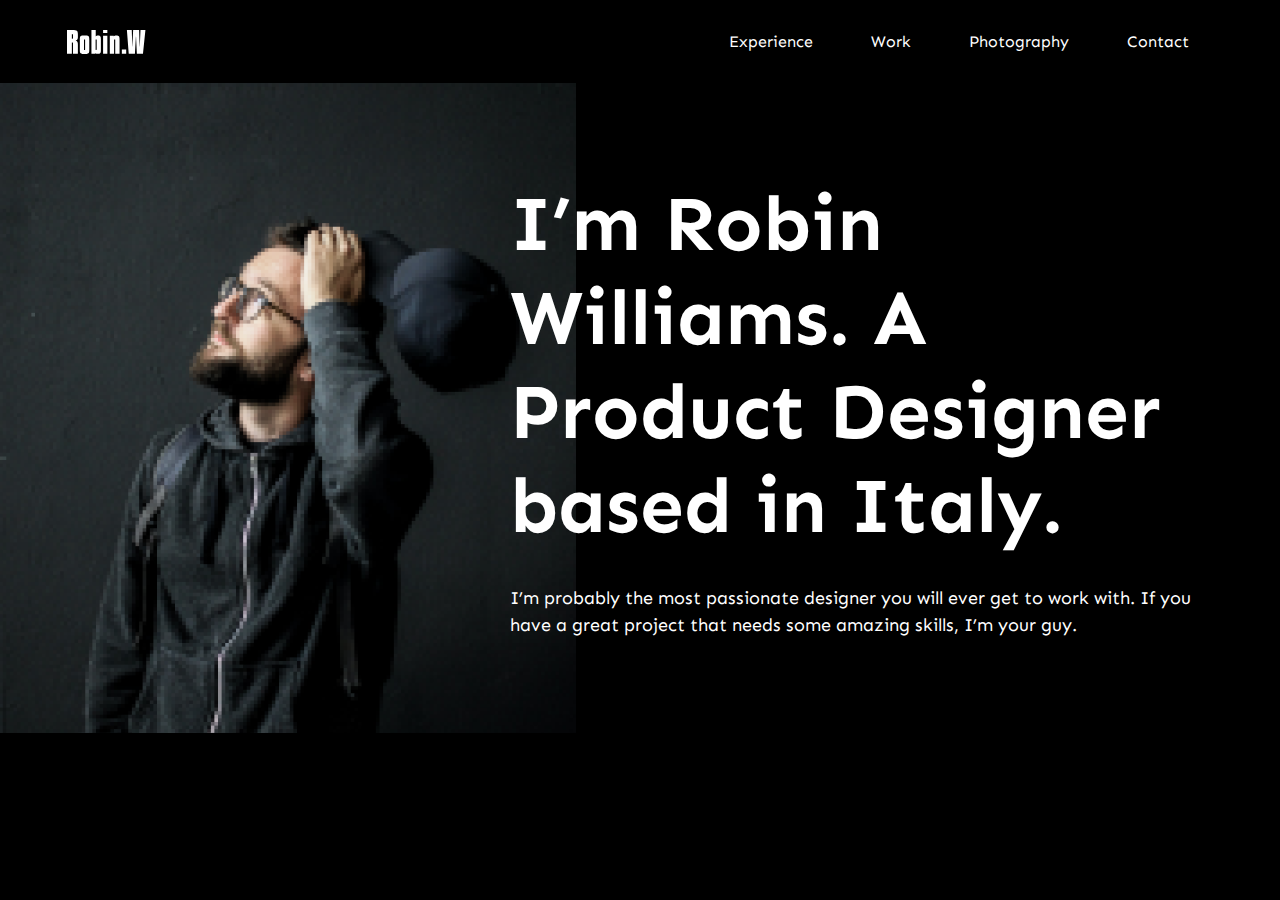
<file: website-layout/html/Robin.W/index.html>
<!DOCTYPE html>
<html lang="en">
  <head>
    <meta charset="UTF-8" />
    <meta name="viewport" content="width=device-width, initial-scale=1.0" />

    <link rel="stylesheet" href="styles/index.css" />

    <title>Robin.W</title>
  </head>
  <body>
    <div class="wrapper">
      <header class="header">
        <div class="container">
          <div class="row">
            <div class="header__container">
              <div class="header__background"></div>
              <div class="logo">
                <a href=""><img src="imgs/Logo.svg" alt="logo" /> </a>
              </div>
              <nav class="header__nav">
                <ul class="header__nav__list">
                  <li><a class="link" href="">Experience</a></li>
                  <li><a class="link" href="">Work</a></li>
                  <li><a class="link" href="">Photography</a></li>
                  <li><a class="link" href="">Contact</a></li>
                </ul>
              </nav>
            </div>
          </div>
        </div>
      </header>
      <main class="main">
        <section class="mainveiw">
          <div class="mainveiw__container">
            <picture class="mainveiw__background">
              <img src="imgs/backgrounds/man.png" alt="photo of the designer" width="750px" height="650px" loading="lazy" />
            </picture>
            <div class="mainveiw__text">
              <h2 class="mainveiw__title">I’m Robin Williams. A Product Designer based in Italy.</h2>
              <p class="mainveiw__desc">
                I’m probably the most passionate designer you will ever get to work with. If you have a great project that needs
                some amazing skills, I’m your guy.
              </p>
            </div>
          </div>
        </section>
      </main>
      <footer class="footer">
        <div class="container">
          <div class="row"></div>
        </div>
      </footer>
    </div>
  </body>
</html>
</file>
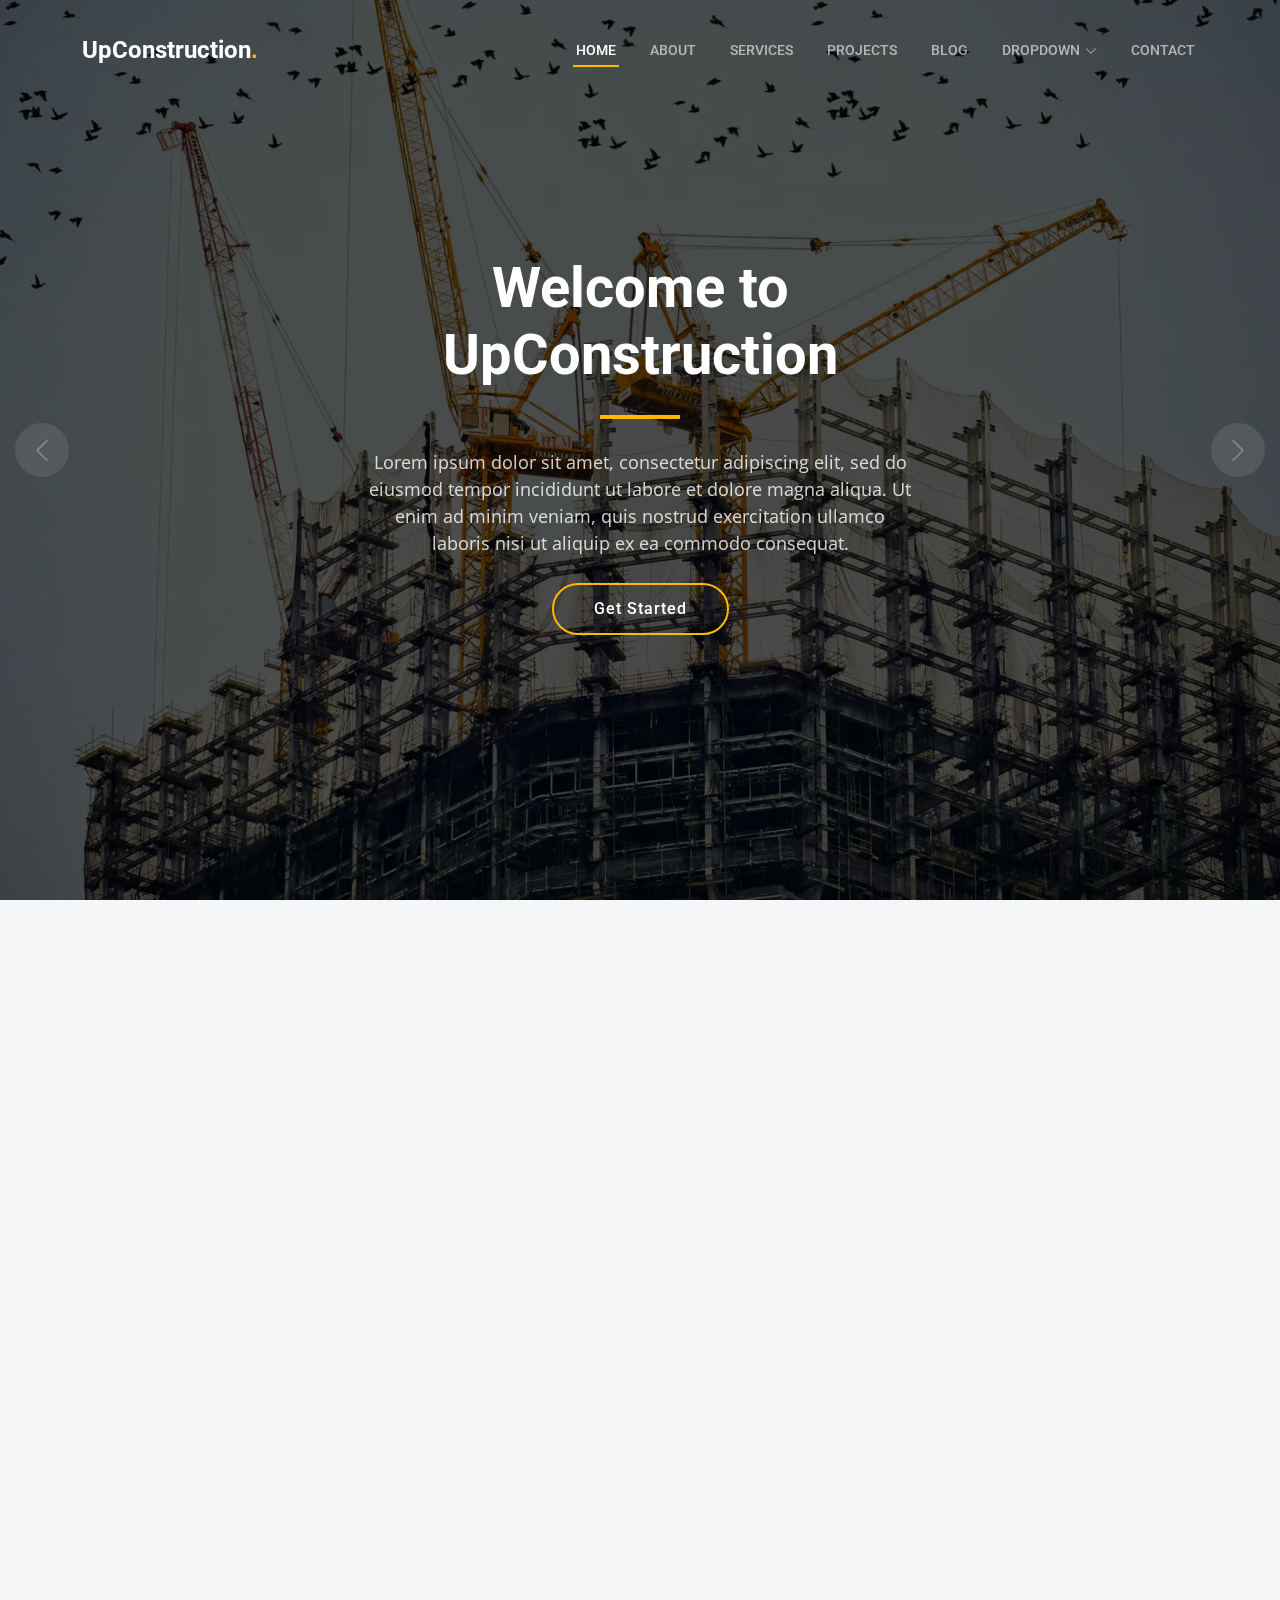
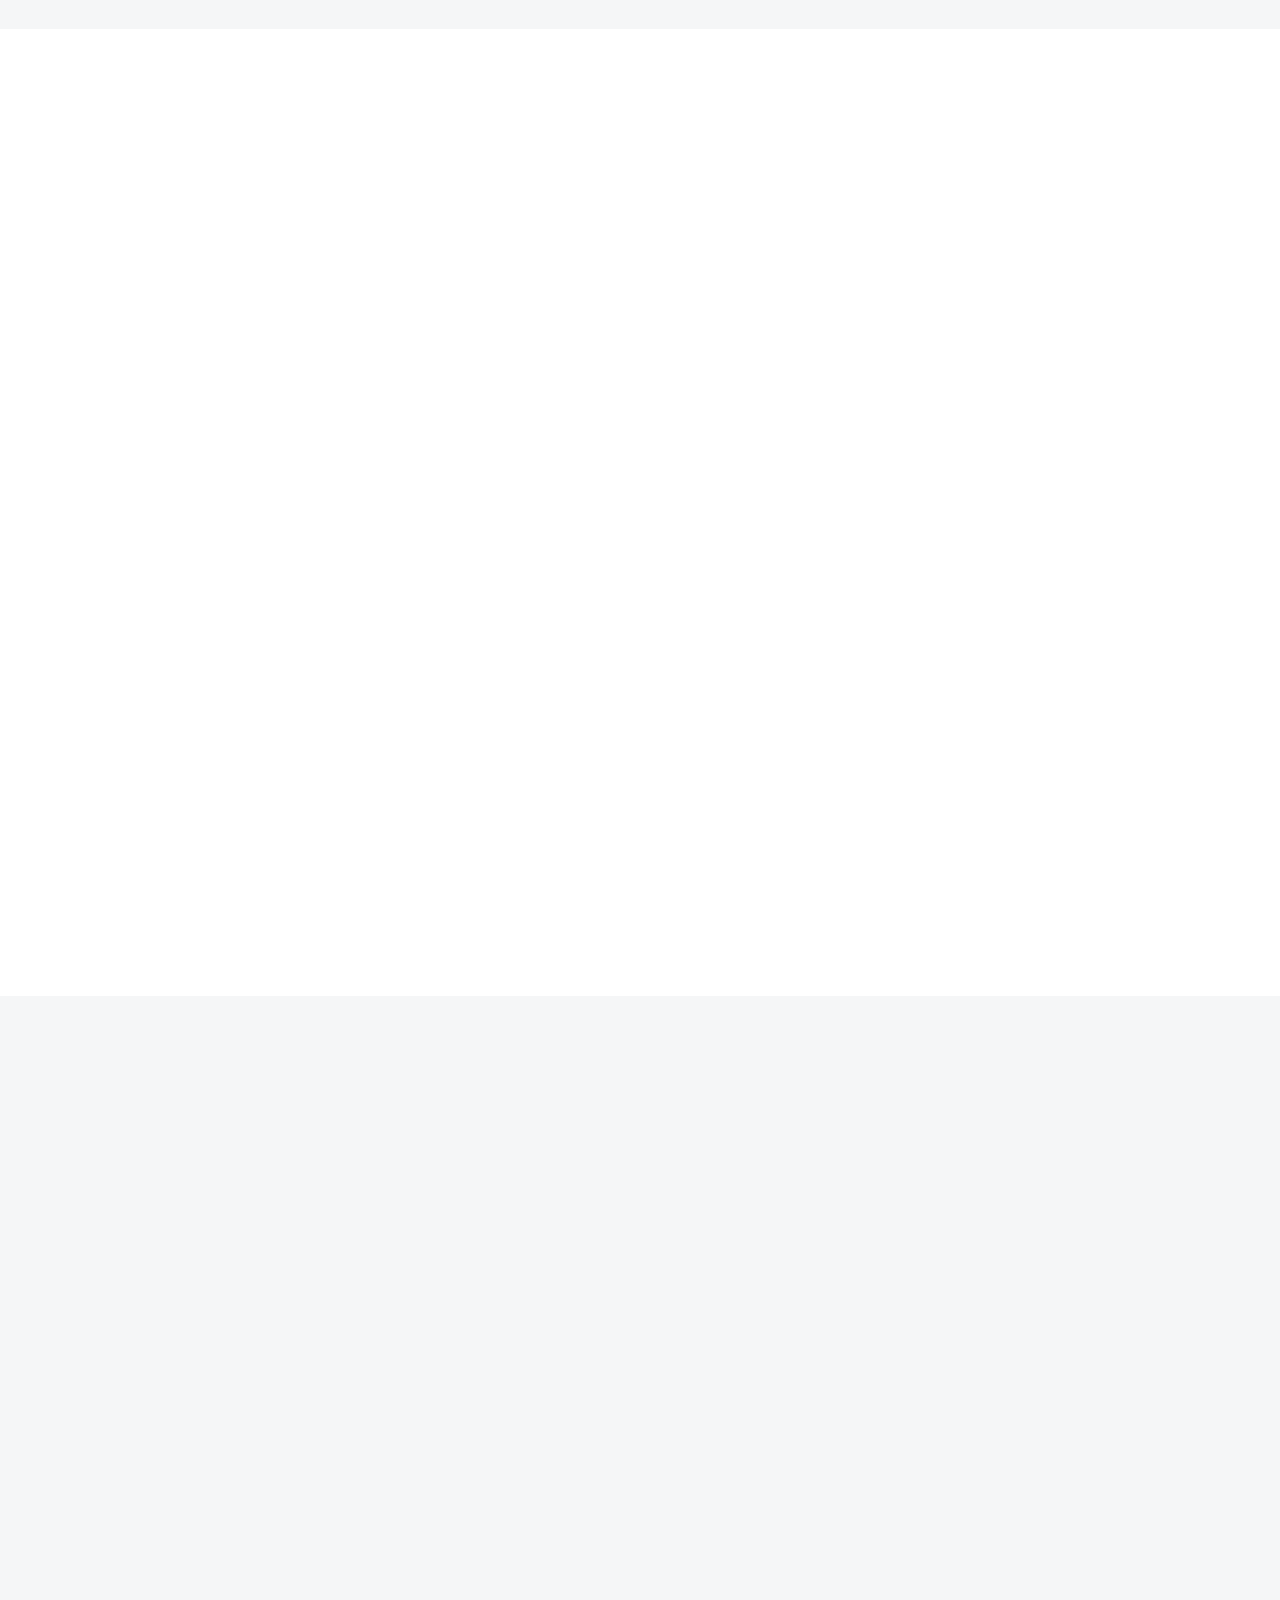
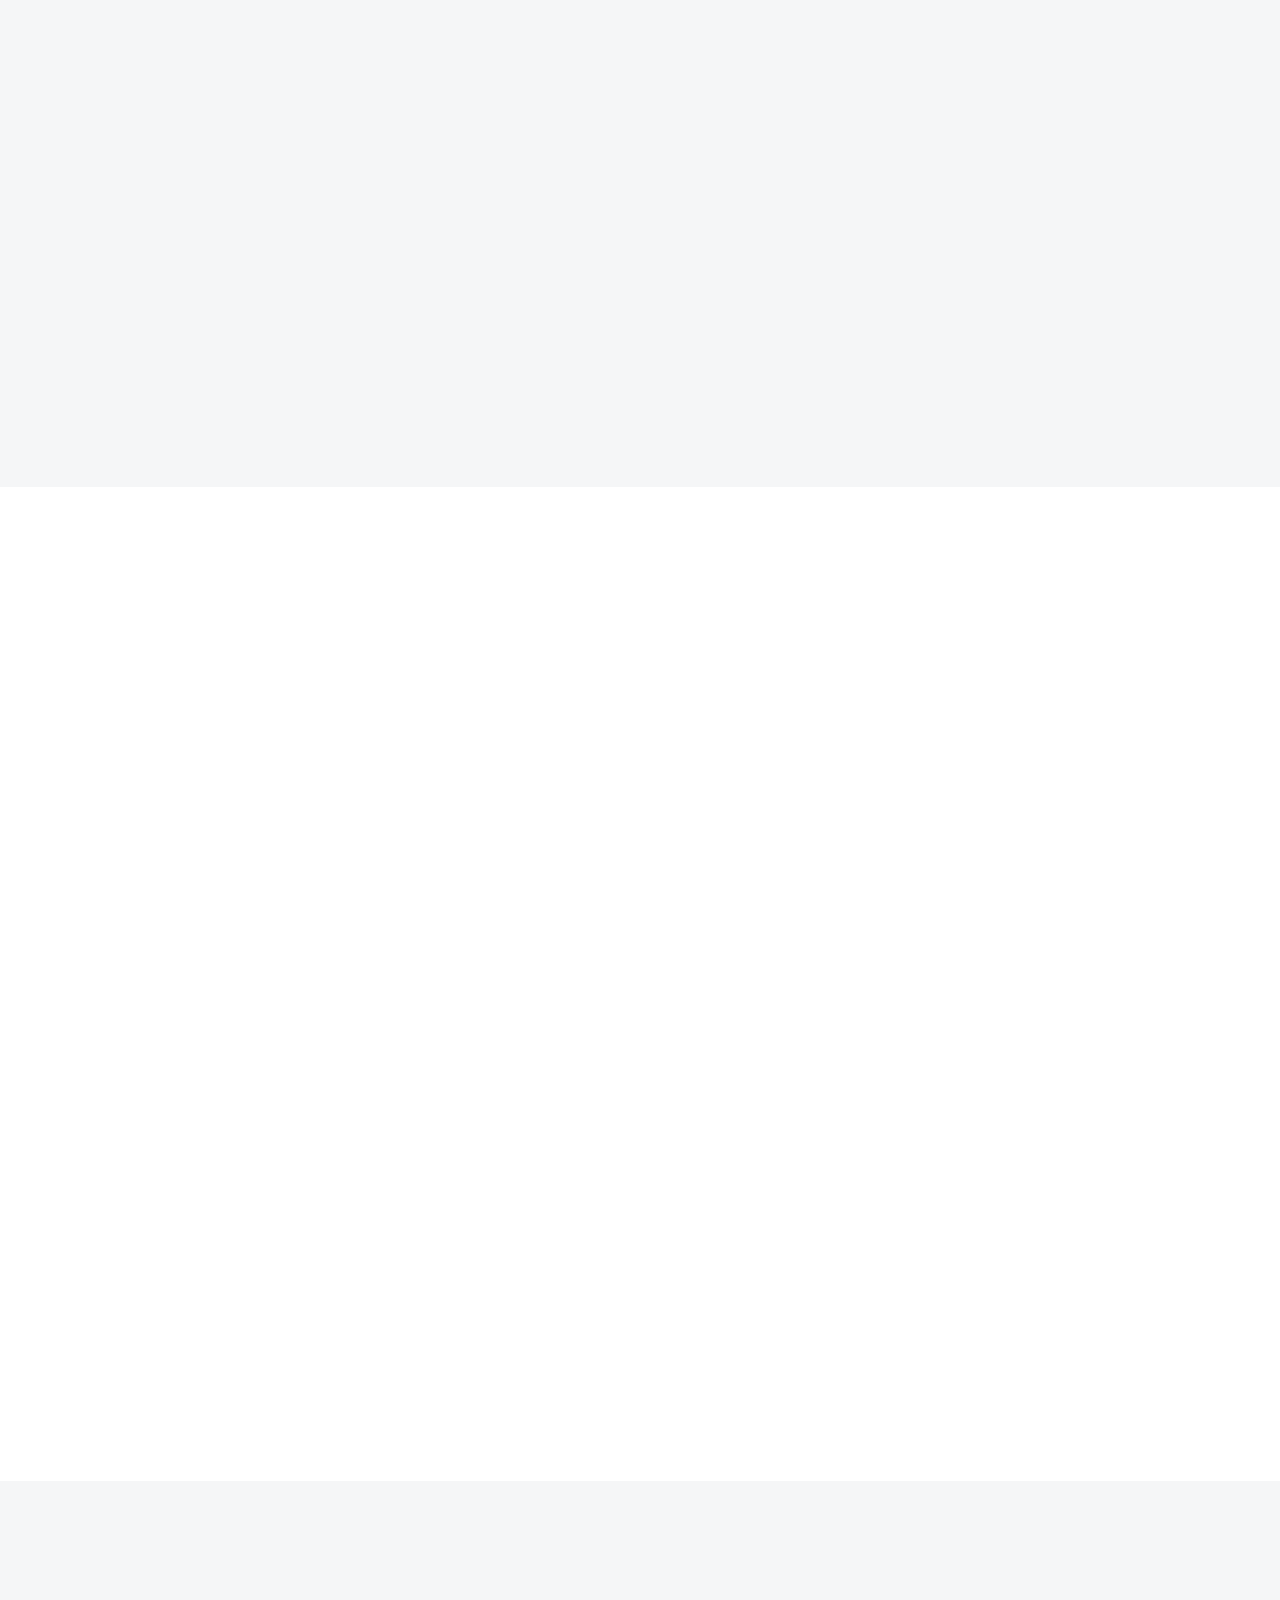
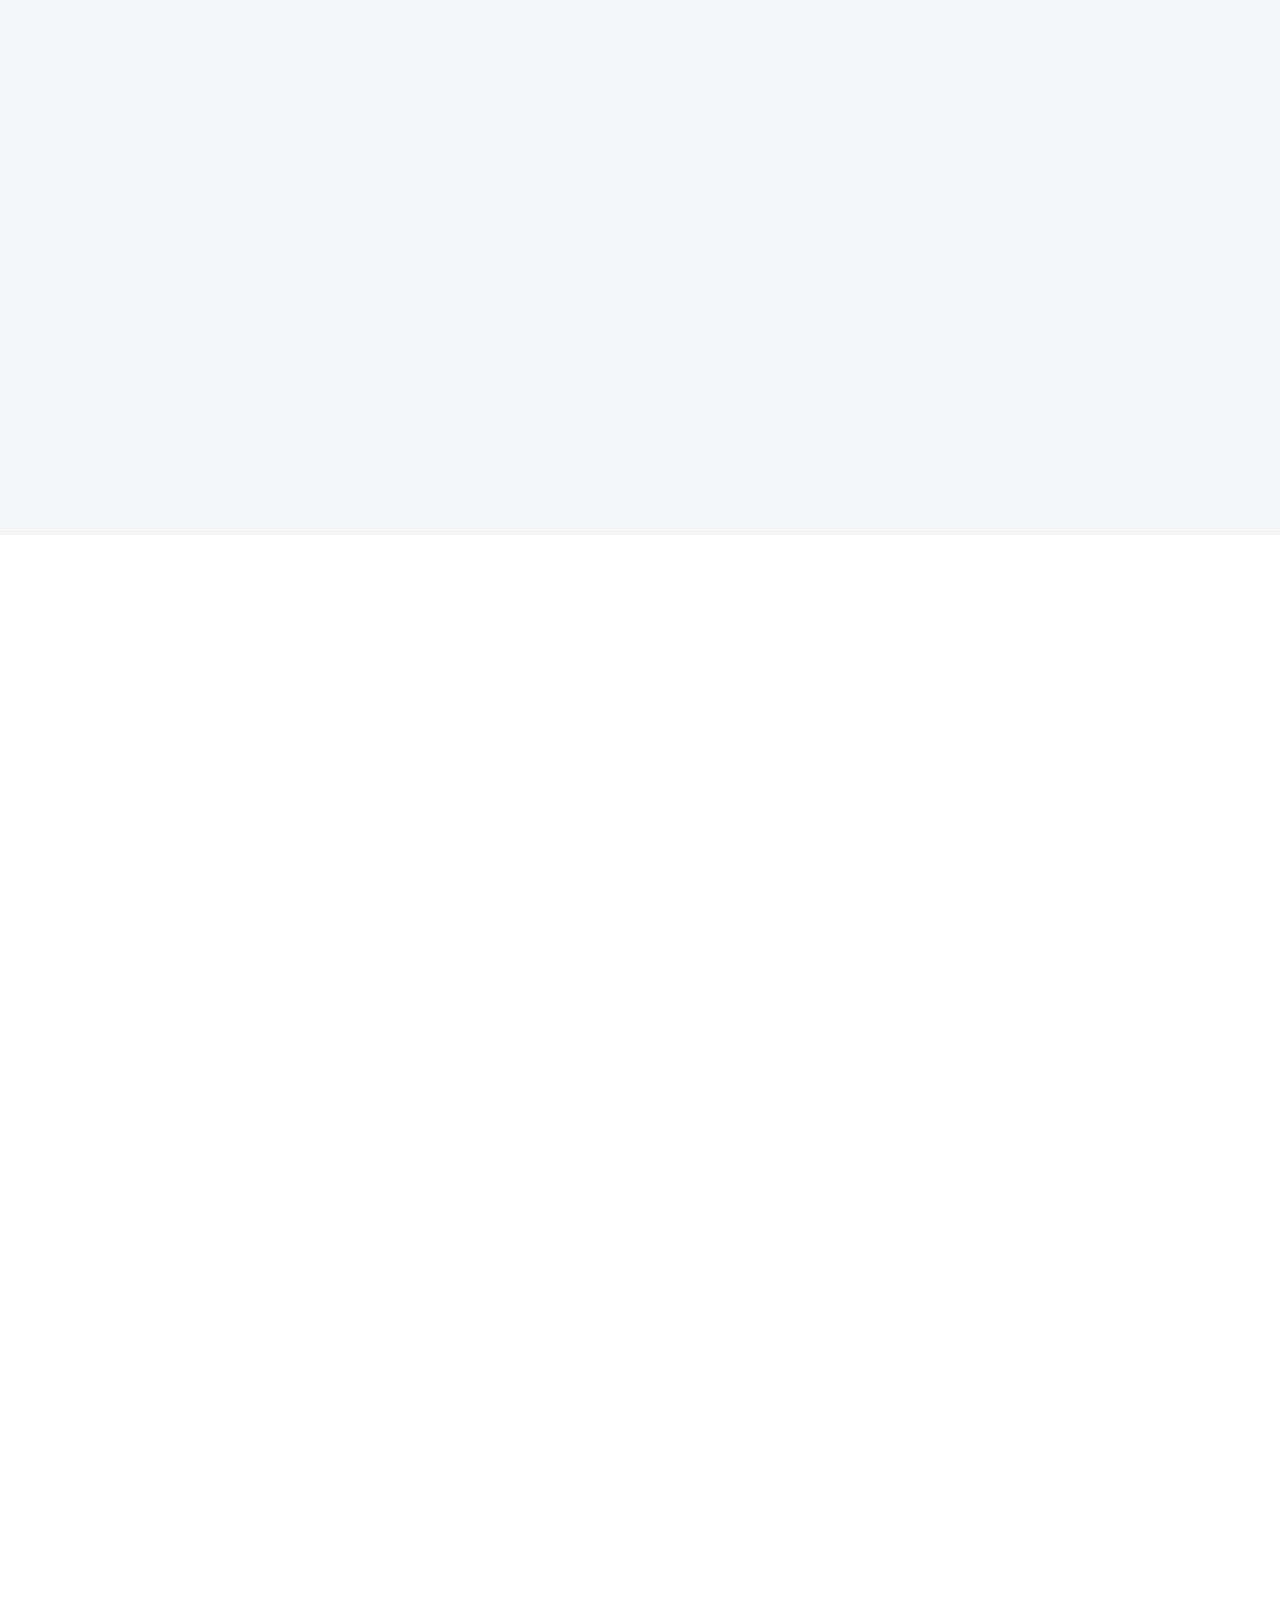
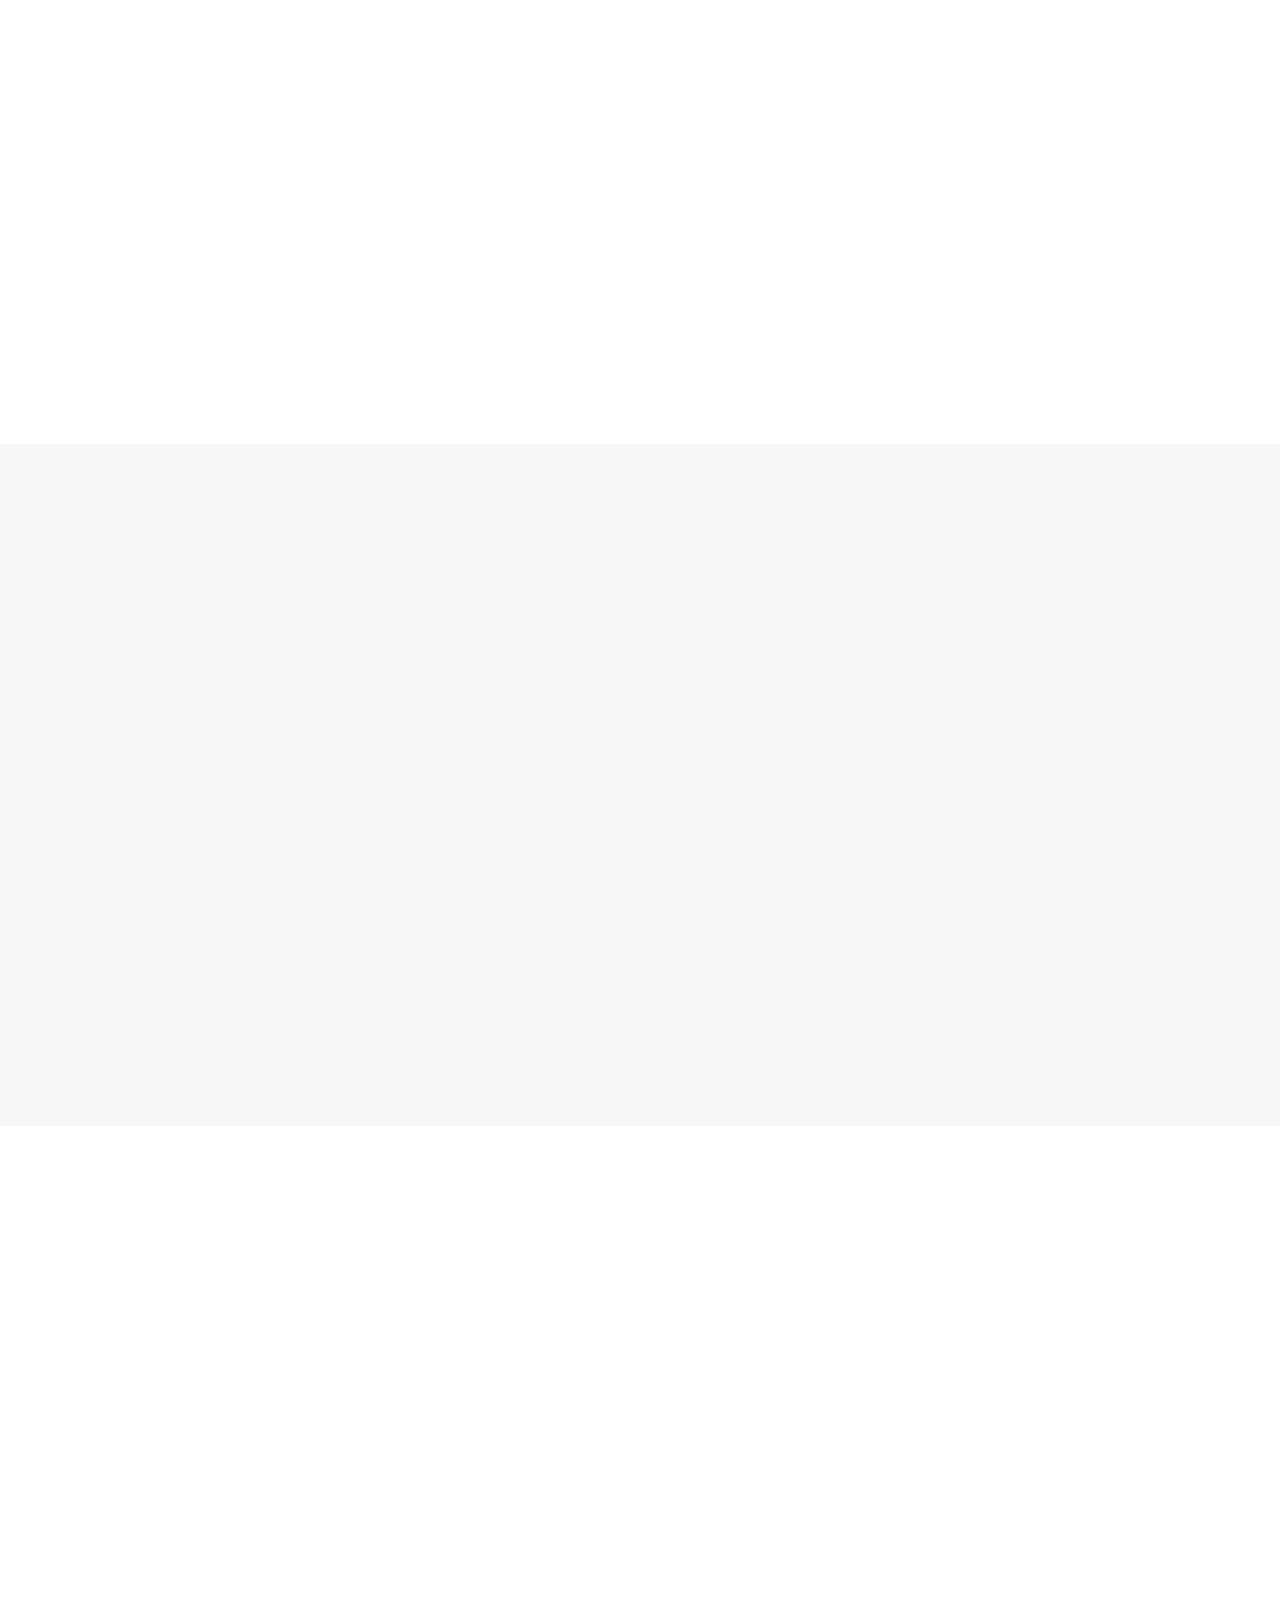
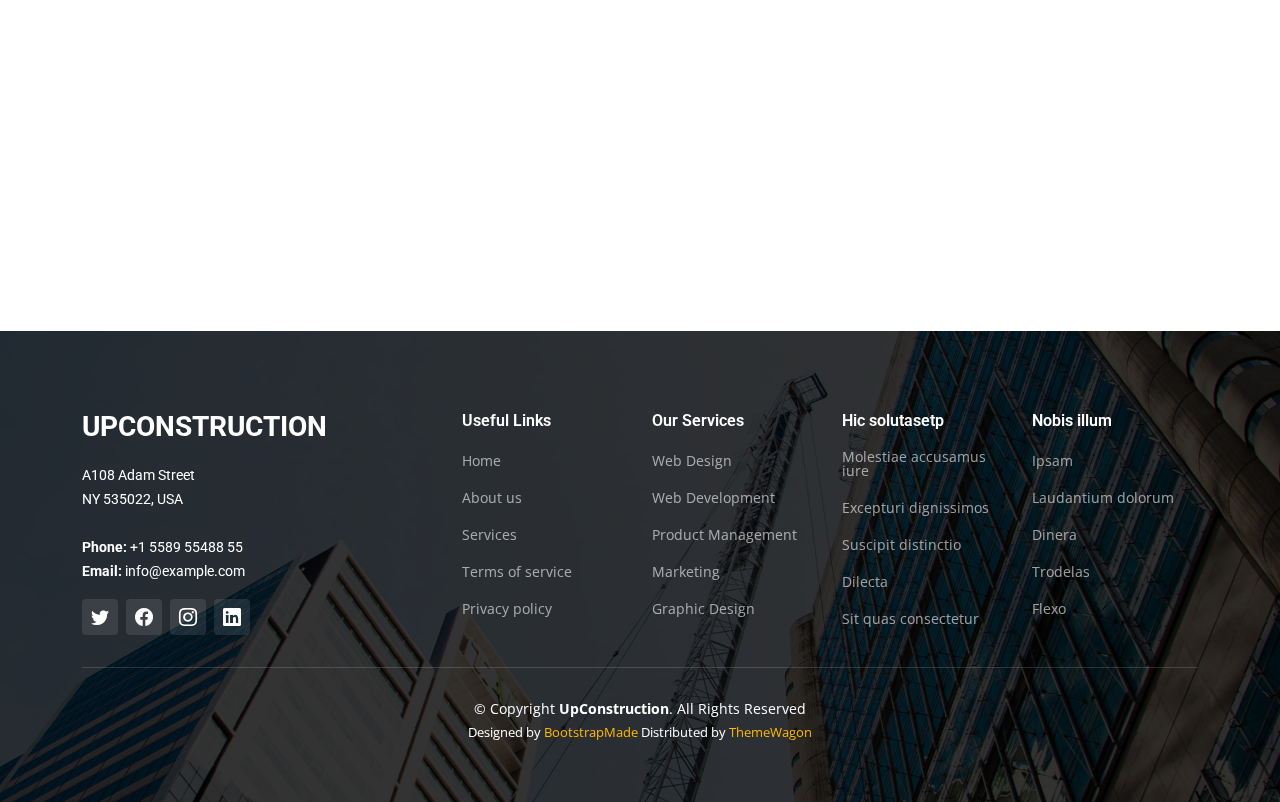
<file: website-layout/html/UpConstruction/index.html>
<!DOCTYPE html>
<html lang="en">

<head>
  <meta charset="utf-8">
  <meta content="width=device-width, initial-scale=1.0" name="viewport">

  <title>UpConstruction Bootstrap Template - Index</title>
  <meta content="" name="description">
  <meta content="" name="keywords">

  <!-- Favicons -->
  <link href="assets/img/favicon.png" rel="icon">
  <link href="assets/img/apple-touch-icon.png" rel="apple-touch-icon">

  <!-- Google Fonts -->
  <link rel="preconnect" href="https://fonts.googleapis.com">
  <link rel="preconnect" href="https://fonts.gstatic.com" crossorigin>
  <link
    href="https://fonts.googleapis.com/css2?family=Open+Sans:ital,wght@0,300;0,400;0,500;0,600;0,700;1,300;1,400;1,600;1,700&family=Roboto:ital,wght@0,300;0,400;0,500;0,600;0,700;1,300;1,400;1,500;1,600;1,700&family=Work+Sans:ital,wght@0,300;0,400;0,500;0,600;0,700;1,300;1,400;1,500;1,600;1,700&display=swap"
    rel="stylesheet">

  <!-- Vendor CSS Files -->
  <link href="assets/vendor/bootstrap/css/bootstrap.min.css" rel="stylesheet">
  <link href="assets/vendor/bootstrap-icons/bootstrap-icons.css" rel="stylesheet">
  <link href="assets/vendor/fontawesome-free/css/all.min.css" rel="stylesheet">
  <link href="assets/vendor/aos/aos.css" rel="stylesheet">
  <link href="assets/vendor/glightbox/css/glightbox.min.css" rel="stylesheet">
  <link href="assets/vendor/swiper/swiper-bundle.min.css" rel="stylesheet">

  <!-- Template Main CSS File -->
  <link href="assets/css/main.css" rel="stylesheet">

  <!-- =======================================================
  * Template Name: UpConstruction - v1.3.0
  * Template URL: https://bootstrapmade.com/upconstruction-bootstrap-construction-website-template/
  * Author: BootstrapMade.com
  * License: https://bootstrapmade.com/license/
  ======================================================== -->
</head>

<body>

  <!-- ======= Header ======= -->
  <header id="header" class="header d-flex align-items-center">
    <div class="container-fluid container-xl d-flex align-items-center justify-content-between">

      <a href="index.html" class="logo d-flex align-items-center">
        <!-- Uncomment the line below if you also wish to use an image logo -->
        <!-- <img src="assets/img/logo.png" alt=""> -->
        <h1>UpConstruction<span>.</span></h1>
      </a>

      <i class="mobile-nav-toggle mobile-nav-show bi bi-list"></i>
      <i class="mobile-nav-toggle mobile-nav-hide d-none bi bi-x"></i>
      <nav id="navbar" class="navbar">
        <ul>
          <li><a href="index.html" class="active">Home</a></li>
          <li><a href="about.html">About</a></li>
          <li><a href="services.html">Services</a></li>
          <li><a href="projects.html">Projects</a></li>
          <li><a href="blog.html">Blog</a></li>
          <li class="dropdown"><a href="#"><span>Dropdown</span> <i
                class="bi bi-chevron-down dropdown-indicator"></i></a>
            <ul>
              <li><a href="#">Dropdown 1</a></li>
              <li class="dropdown"><a href="#"><span>Deep Dropdown</span> <i
                    class="bi bi-chevron-down dropdown-indicator"></i></a>
                <ul>
                  <li><a href="#">Deep Dropdown 1</a></li>
                  <li><a href="#">Deep Dropdown 2</a></li>
                  <li><a href="#">Deep Dropdown 3</a></li>
                  <li><a href="#">Deep Dropdown 4</a></li>
                  <li><a href="#">Deep Dropdown 5</a></li>
                </ul>
              </li>
              <li><a href="#">Dropdown 2</a></li>
              <li><a href="#">Dropdown 3</a></li>
              <li><a href="#">Dropdown 4</a></li>
            </ul>
          </li>
          <li><a href="contact.html">Contact</a></li>
        </ul>
      </nav><!-- .navbar -->

    </div>
  </header><!-- End Header -->

  <!-- ======= Hero Section ======= -->
  <section id="hero" class="hero">

    <div class="info d-flex align-items-center">
      <div class="container">
        <div class="row justify-content-center">
          <div class="col-lg-6 text-center">
            <h2 data-aos="fade-down">Welcome to <span>UpConstruction</span></h2>
            <p data-aos="fade-up">Lorem ipsum dolor sit amet, consectetur adipiscing elit, sed do eiusmod tempor
              incididunt ut labore et dolore magna aliqua. Ut enim ad minim veniam, quis nostrud exercitation ullamco
              laboris nisi ut aliquip ex ea commodo consequat.</p>
            <a data-aos="fade-up" data-aos-delay="200" href="#get-started" class="btn-get-started">Get Started</a>
          </div>
        </div>
      </div>
    </div>

    <div id="hero-carousel" class="carousel slide" data-bs-ride="carousel" data-bs-interval="5000">

      <div class="carousel-item active" style="background-image: url(assets/img/hero-carousel/hero-carousel-1.jpg)">
      </div>
      <div class="carousel-item" style="background-image: url(assets/img/hero-carousel/hero-carousel-2.jpg)"></div>
      <div class="carousel-item" style="background-image: url(assets/img/hero-carousel/hero-carousel-3.jpg)"></div>
      <div class="carousel-item" style="background-image: url(assets/img/hero-carousel/hero-carousel-4.jpg)"></div>
      <div class="carousel-item" style="background-image: url(assets/img/hero-carousel/hero-carousel-5.jpg)"></div>

      <a class="carousel-control-prev" href="#hero-carousel" role="button" data-bs-slide="prev">
        <span class="carousel-control-prev-icon bi bi-chevron-left" aria-hidden="true"></span>
      </a>

      <a class="carousel-control-next" href="#hero-carousel" role="button" data-bs-slide="next">
        <span class="carousel-control-next-icon bi bi-chevron-right" aria-hidden="true"></span>
      </a>

    </div>

  </section><!-- End Hero Section -->

  <main id="main">

    <!-- ======= Get Started Section ======= -->
    <section id="get-started" class="get-started section-bg">
      <div class="container">

        <div class="row justify-content-between gy-4">

          <div class="col-lg-6 d-flex align-items-center" data-aos="fade-up">
            <div class="content">
              <h3>Minus hic non reiciendis ea possimus at quia.</h3>
              <p>Rem id rerum. Debitis deserunt quidem delectus expedita ducimus dolor. Aut iusto ipsa. Eos ipsum nobis
                ipsa soluta itaque perspiciatis fuga ipsum perspiciatis. Eum amet fugiat totam nisi possimus ut delectus
                dicta.
              <p>Aliquam velit deserunt autem. Inventore et saepe. Tenetur suscipit eligendi labore culpa eos. Deserunt
                porro magni qui necessitatibus dolorem at animi cupiditate.</p>
            </div>
          </div>

          <div class="col-lg-5" data-aos="fade">
            <form action="forms/quote.php" method="post" class="php-email-form">
              <h3>Get a quote</h3>
              <p>Vel nobis odio laboriosam et hic voluptatem. Inventore vitae totam. Rerum repellendus enim linead sero
                park flows.</p>
              <div class="row gy-3">

                <div class="col-md-12">
                  <input type="text" name="name" class="form-control" placeholder="Name" required>
                </div>

                <div class="col-md-12 ">
                  <input type="email" class="form-control" name="email" placeholder="Email" required>
                </div>

                <div class="col-md-12">
                  <input type="text" class="form-control" name="phone" placeholder="Phone" required>
                </div>

                <div class="col-md-12">
                  <textarea class="form-control" name="message" rows="6" placeholder="Message" required></textarea>
                </div>

                <div class="col-md-12 text-center">
                  <div class="loading">Loading</div>
                  <div class="error-message"></div>
                  <div class="sent-message">Your quote request has been sent successfully. Thank you!</div>

                  <button type="submit">Get a quote</button>
                </div>

              </div>
            </form>
          </div><!-- End Quote Form -->

        </div>

      </div>
    </section><!-- End Get Started Section -->

    <!-- ======= Constructions Section ======= -->
    <section id="constructions" class="constructions">
      <div class="container" data-aos="fade-up">

        <div class="section-header">
          <h2>Constructions</h2>
          <p>Nulla dolorum nulla nesciunt rerum facere sed ut inventore quam porro nihil id ratione ea sunt quis dolorem
            dolore earum</p>
        </div>

        <div class="row gy-4">

          <div class="col-lg-6" data-aos="fade-up" data-aos-delay="100">
            <div class="card-item">
              <div class="row">
                <div class="col-xl-5">
                  <div class="card-bg" style="background-image: url(assets/img/constructions-1.jpg);"></div>
                </div>
                <div class="col-xl-7 d-flex align-items-center">
                  <div class="card-body">
                    <h4 class="card-title">Eligendi omnis sunt veritatis.</h4>
                    <p>Fuga in dolorum et iste et culpa. Commodi possimus nesciunt modi voluptatem placeat deleniti
                      adipisci. Cum delectus doloribus non veritatis. Officia temporibus illo magnam. Dolor eos et.</p>
                  </div>
                </div>
              </div>
            </div>
          </div><!-- End Card Item -->

          <div class="col-lg-6" data-aos="fade-up" data-aos-delay="200">
            <div class="card-item">
              <div class="row">
                <div class="col-xl-5">
                  <div class="card-bg" style="background-image: url(assets/img/constructions-2.jpg);"></div>
                </div>
                <div class="col-xl-7 d-flex align-items-center">
                  <div class="card-body">
                    <h4 class="card-title">Possimus ut sed velit assumenda</h4>
                    <p>Sunt deserunt maiores voluptatem autem est rerum perferendis rerum blanditiis. Est laboriosam qui
                      iste numquam laboriosam voluptatem architecto. Est laudantium sunt at quas aut hic. Eum
                      dignissimos.</p>
                  </div>
                </div>
              </div>
            </div>
          </div><!-- End Card Item -->

          <div class="col-lg-6" data-aos="fade-up" data-aos-delay="300">
            <div class="card-item">
              <div class="row">
                <div class="col-xl-5">
                  <div class="card-bg" style="background-image: url(assets/img/constructions-3.jpg);"></div>
                </div>
                <div class="col-xl-7 d-flex align-items-center">
                  <div class="card-body">
                    <h4 class="card-title">Error beatae dolor inventore aut</h4>
                    <p>Dicta porro nobis. Velit cum in. Nesciunt dignissimos enim molestiae facilis numquam quae quaerat
                      ipsam omnis. Neque debitis ipsum at architecto officia laboriosam odit. Ut sunt temporibus nulla
                      culpa.</p>
                  </div>
                </div>
              </div>
            </div>
          </div><!-- End Card Item -->

          <div class="col-lg-6" data-aos="fade-up" data-aos-delay="400">
            <div class="card-item">
              <div class="row">
                <div class="col-xl-5">
                  <div class="card-bg" style="background-image: url(assets/img/constructions-4.jpg);"></div>
                </div>
                <div class="col-xl-7 d-flex align-items-center">
                  <div class="card-body">
                    <h4 class="card-title">Expedita voluptas ut ut nesciunt</h4>
                    <p>Aut est quidem doloremque voluptatem magnam quis excepturi vero quia. Eum eos doloremque
                      architecto illo at beatae dolore. Fugiat suscipit et sint ratione dolores. Aut aliquid ea dolores
                      libero nobis.</p>
                  </div>
                </div>
              </div>
            </div>
          </div><!-- End Card Item -->

        </div>

      </div>
    </section><!-- End Constructions Section -->

    <!-- ======= Services Section ======= -->
    <section id="services" class="services section-bg">
      <div class="container" data-aos="fade-up">

        <div class="section-header">
          <h2>Services</h2>
          <p>Voluptatem quibusdam ut ullam perferendis repellat non ut consequuntur est eveniet deleniti fignissimos eos
            quam</p>
        </div>

        <div class="row gy-4">

          <div class="col-lg-4 col-md-6" data-aos="fade-up" data-aos-delay="100">
            <div class="service-item  position-relative">
              <div class="icon">
                <i class="fa-solid fa-mountain-city"></i>
              </div>
              <h3>Nesciunt Mete</h3>
              <p>Provident nihil minus qui consequatur non omnis maiores. Eos accusantium minus dolores iure perferendis
                tempore et consequatur.</p>
              <a href="service-details.html" class="readmore stretched-link">Learn more <i
                  class="bi bi-arrow-right"></i></a>
            </div>
          </div><!-- End Service Item -->

          <div class="col-lg-4 col-md-6" data-aos="fade-up" data-aos-delay="200">
            <div class="service-item position-relative">
              <div class="icon">
                <i class="fa-solid fa-arrow-up-from-ground-water"></i>
              </div>
              <h3>Eosle Commodi</h3>
              <p>Ut autem aut autem non a. Sint sint sit facilis nam iusto sint. Libero corrupti neque eum hic non ut
                nesciunt dolorem.</p>
              <a href="service-details.html" class="readmore stretched-link">Learn more <i
                  class="bi bi-arrow-right"></i></a>
            </div>
          </div><!-- End Service Item -->

          <div class="col-lg-4 col-md-6" data-aos="fade-up" data-aos-delay="300">
            <div class="service-item position-relative">
              <div class="icon">
                <i class="fa-solid fa-compass-drafting"></i>
              </div>
              <h3>Ledo Markt</h3>
              <p>Ut excepturi voluptatem nisi sed. Quidem fuga consequatur. Minus ea aut. Vel qui id voluptas adipisci
                eos earum corrupti.</p>
              <a href="service-details.html" class="readmore stretched-link">Learn more <i
                  class="bi bi-arrow-right"></i></a>
            </div>
          </div><!-- End Service Item -->

          <div class="col-lg-4 col-md-6" data-aos="fade-up" data-aos-delay="400">
            <div class="service-item position-relative">
              <div class="icon">
                <i class="fa-solid fa-trowel-bricks"></i>
              </div>
              <h3>Asperiores Commodit</h3>
              <p>Non et temporibus minus omnis sed dolor esse consequatur. Cupiditate sed error ea fuga sit provident
                adipisci neque.</p>
              <a href="service-details.html" class="readmore stretched-link">Learn more <i
                  class="bi bi-arrow-right"></i></a>
            </div>
          </div><!-- End Service Item -->

          <div class="col-lg-4 col-md-6" data-aos="fade-up" data-aos-delay="500">
            <div class="service-item position-relative">
              <div class="icon">
                <i class="fa-solid fa-helmet-safety"></i>
              </div>
              <h3>Velit Doloremque</h3>
              <p>Cumque et suscipit saepe. Est maiores autem enim facilis ut aut ipsam corporis aut. Sed animi at autem
                alias eius labore.</p>
              <a href="service-details.html" class="readmore stretched-link">Learn more <i
                  class="bi bi-arrow-right"></i></a>
            </div>
          </div><!-- End Service Item -->

          <div class="col-lg-4 col-md-6" data-aos="fade-up" data-aos-delay="600">
            <div class="service-item position-relative">
              <div class="icon">
                <i class="fa-solid fa-arrow-up-from-ground-water"></i>
              </div>
              <h3>Dolori Architecto</h3>
              <p>Hic molestias ea quibusdam eos. Fugiat enim doloremque aut neque non et debitis iure. Corrupti
                recusandae ducimus enim.</p>
              <a href="service-details.html" class="readmore stretched-link">Learn more <i
                  class="bi bi-arrow-right"></i></a>
            </div>
          </div><!-- End Service Item -->

        </div>

      </div>
    </section><!-- End Services Section -->

    <!-- ======= Alt Services Section ======= -->
    <section id="alt-services" class="alt-services">
      <div class="container" data-aos="fade-up">

        <div class="row justify-content-around gy-4">
          <div class="col-lg-6 img-bg" style="background-image: url(assets/img/alt-services.jpg);" data-aos="zoom-in"
            data-aos-delay="100"></div>

          <div class="col-lg-5 d-flex flex-column justify-content-center">
            <h3>Enim quis est voluptatibus aliquid consequatur fugiat</h3>
            <p>Esse voluptas cumque vel exercitationem. Reiciendis est hic accusamus. Non ipsam et sed minima temporibus
              laudantium. Soluta voluptate sed facere corporis dolores excepturi</p>

            <div class="icon-box d-flex position-relative" data-aos="fade-up" data-aos-delay="100">
              <i class="bi bi-easel flex-shrink-0"></i>
              <div>
                <h4><a href="" class="stretched-link">Lorem Ipsum</a></h4>
                <p>Voluptatum deleniti atque corrupti quos dolores et quas molestias excepturi sint occaecati cupiditate
                  non provident</p>
              </div>
            </div><!-- End Icon Box -->

            <div class="icon-box d-flex position-relative" data-aos="fade-up" data-aos-delay="200">
              <i class="bi bi-patch-check flex-shrink-0"></i>
              <div>
                <h4><a href="" class="stretched-link">Nemo Enim</a></h4>
                <p>At vero eos et accusamus et iusto odio dignissimos ducimus qui blanditiis praesentium voluptatum
                  deleniti atque</p>
              </div>
            </div><!-- End Icon Box -->

            <div class="icon-box d-flex position-relative" data-aos="fade-up" data-aos-delay="300">
              <i class="bi bi-brightness-high flex-shrink-0"></i>
              <div>
                <h4><a href="" class="stretched-link">Dine Pad</a></h4>
                <p>Explicabo est voluptatum asperiores consequatur magnam. Et veritatis odit. Sunt aut deserunt minus
                  aut eligendi omnis</p>
              </div>
            </div><!-- End Icon Box -->

            <div class="icon-box d-flex position-relative" data-aos="fade-up" data-aos-delay="400">
              <i class="bi bi-brightness-high flex-shrink-0"></i>
              <div>
                <h4><a href="" class="stretched-link">Tride clov</a></h4>
                <p>Est voluptatem labore deleniti quis a delectus et. Saepe dolorem libero sit non aspernatur odit amet.
                  Et eligendi</p>
              </div>
            </div><!-- End Icon Box -->

          </div>
        </div>

      </div>
    </section><!-- End Alt Services Section -->

    <!-- ======= Features Section ======= -->
    <section id="features" class="features section-bg">
      <div class="container" data-aos="fade-up">

        <ul class="nav nav-tabs row  g-2 d-flex">

          <li class="nav-item col-3">
            <a class="nav-link active show" data-bs-toggle="tab" data-bs-target="#tab-1">
              <h4>Modisit</h4>
            </a>
          </li><!-- End tab nav item -->

          <li class="nav-item col-3">
            <a class="nav-link" data-bs-toggle="tab" data-bs-target="#tab-2">
              <h4>Praesenti</h4>
            </a><!-- End tab nav item -->

          <li class="nav-item col-3">
            <a class="nav-link" data-bs-toggle="tab" data-bs-target="#tab-3">
              <h4>Explica</h4>
            </a>
          </li><!-- End tab nav item -->

          <li class="nav-item col-3">
            <a class="nav-link" data-bs-toggle="tab" data-bs-target="#tab-4">
              <h4>Nostrum</h4>
            </a>
          </li><!-- End tab nav item -->

        </ul>

        <div class="tab-content">

          <div class="tab-pane active show" id="tab-1">
            <div class="row">
              <div class="col-lg-6 order-2 order-lg-1 mt-3 mt-lg-0 d-flex flex-column justify-content-center"
                data-aos="fade-up" data-aos-delay="100">
                <h3>Voluptatem dignissimos provident</h3>
                <p class="fst-italic">
                  Lorem ipsum dolor sit amet, consectetur adipiscing elit, sed do eiusmod tempor incididunt ut labore et
                  dolore
                  magna aliqua.
                </p>
                <ul>
                  <li><i class="bi bi-check2-all"></i> Ullamco laboris nisi ut aliquip ex ea commodo consequat.</li>
                  <li><i class="bi bi-check2-all"></i> Duis aute irure dolor in reprehenderit in voluptate velit.</li>
                  <li><i class="bi bi-check2-all"></i> Ullamco laboris nisi ut aliquip ex ea commodo consequat. Duis
                    aute irure dolor in reprehenderit in voluptate trideta storacalaperda mastiro dolore eu fugiat nulla
                    pariatur.</li>
                </ul>
              </div>
              <div class="col-lg-6 order-1 order-lg-2 text-center" data-aos="fade-up" data-aos-delay="200">
                <img src="assets/img/features-1.jpg" alt="" class="img-fluid">
              </div>
            </div>
          </div><!-- End tab content item -->

          <div class="tab-pane" id="tab-2">
            <div class="row">
              <div class="col-lg-6 order-2 order-lg-1 mt-3 mt-lg-0 d-flex flex-column justify-content-center">
                <h3>Neque exercitationem debitis</h3>
                <p class="fst-italic">
                  Lorem ipsum dolor sit amet, consectetur adipiscing elit, sed do eiusmod tempor incididunt ut labore et
                  dolore
                  magna aliqua.
                </p>
                <ul>
                  <li><i class="bi bi-check2-all"></i> Ullamco laboris nisi ut aliquip ex ea commodo consequat.</li>
                  <li><i class="bi bi-check2-all"></i> Duis aute irure dolor in reprehenderit in voluptate velit.</li>
                  <li><i class="bi bi-check2-all"></i> Provident mollitia neque rerum asperiores dolores quos qui a.
                    Ipsum neque dolor voluptate nisi sed.</li>
                  <li><i class="bi bi-check2-all"></i> Ullamco laboris nisi ut aliquip ex ea commodo consequat. Duis
                    aute irure dolor in reprehenderit in voluptate trideta storacalaperda mastiro dolore eu fugiat nulla
                    pariatur.</li>
                </ul>
              </div>
              <div class="col-lg-6 order-1 order-lg-2 text-center">
                <img src="assets/img/features-2.jpg" alt="" class="img-fluid">
              </div>
            </div>
          </div><!-- End tab content item -->

          <div class="tab-pane" id="tab-3">
            <div class="row">
              <div class="col-lg-6 order-2 order-lg-1 mt-3 mt-lg-0 d-flex flex-column justify-content-center">
                <h3>Voluptatibus commodi accusamu</h3>
                <ul>
                  <li><i class="bi bi-check2-all"></i> Ullamco laboris nisi ut aliquip ex ea commodo consequat.</li>
                  <li><i class="bi bi-check2-all"></i> Duis aute irure dolor in reprehenderit in voluptate velit.</li>
                  <li><i class="bi bi-check2-all"></i> Provident mollitia neque rerum asperiores dolores quos qui a.
                    Ipsum neque dolor voluptate nisi sed.</li>
                </ul>
                <p class="fst-italic">
                  Lorem ipsum dolor sit amet, consectetur adipiscing elit, sed do eiusmod tempor incididunt ut labore et
                  dolore
                  magna aliqua.
                </p>
              </div>
              <div class="col-lg-6 order-1 order-lg-2 text-center">
                <img src="assets/img/features-3.jpg" alt="" class="img-fluid">
              </div>
            </div>
          </div><!-- End tab content item -->

          <div class="tab-pane" id="tab-4">
            <div class="row">
              <div class="col-lg-6 order-2 order-lg-1 mt-3 mt-lg-0 d-flex flex-column justify-content-center">
                <h3>Omnis fugiat ea explicabo sunt</h3>
                <p class="fst-italic">
                  Lorem ipsum dolor sit amet, consectetur adipiscing elit, sed do eiusmod tempor incididunt ut labore et
                  dolore
                  magna aliqua.
                </p>
                <ul>
                  <li><i class="bi bi-check2-all"></i> Ullamco laboris nisi ut aliquip ex ea commodo consequat.</li>
                  <li><i class="bi bi-check2-all"></i> Duis aute irure dolor in reprehenderit in voluptate velit.</li>
                  <li><i class="bi bi-check2-all"></i> Ullamco laboris nisi ut aliquip ex ea commodo consequat. Duis
                    aute irure dolor in reprehenderit in voluptate trideta storacalaperda mastiro dolore eu fugiat nulla
                    pariatur.</li>
                </ul>
              </div>
              <div class="col-lg-6 order-1 order-lg-2 text-center">
                <img src="assets/img/features-4.jpg" alt="" class="img-fluid">
              </div>
            </div>
          </div><!-- End tab content item -->

        </div>

      </div>
    </section><!-- End Features Section -->

    <!-- ======= Our Projects Section ======= -->
    <section id="projects" class="projects">
      <div class="container" data-aos="fade-up">

        <div class="section-header">
          <h2>Our Projects</h2>
          <p>Consequatur libero assumenda est voluptatem est quidem illum et officia imilique qui vel architecto
            accusamus fugit aut qui distinctio</p>
        </div>

        <div class="portfolio-isotope" data-portfolio-filter="*" data-portfolio-layout="masonry"
          data-portfolio-sort="original-order">

          <ul class="portfolio-flters" data-aos="fade-up" data-aos-delay="100">
            <li data-filter="*" class="filter-active">All</li>
            <li data-filter=".filter-remodeling">Remodeling</li>
            <li data-filter=".filter-construction">Construction</li>
            <li data-filter=".filter-repairs">Repairs</li>
            <li data-filter=".filter-design">Design</li>
          </ul><!-- End Projects Filters -->

          <div class="row gy-4 portfolio-container" data-aos="fade-up" data-aos-delay="200">

            <div class="col-lg-4 col-md-6 portfolio-item filter-remodeling">
              <div class="portfolio-content h-100">
                <img src="assets/img/projects/remodeling-1.jpg" class="img-fluid" alt="">
                <div class="portfolio-info">
                  <h4>Remodeling 1</h4>
                  <p>Lorem ipsum, dolor sit amet consectetur</p>
                  <a href="assets/img/projects/remodeling-1.jpg" title="Remodeling 1"
                    data-gallery="portfolio-gallery-remodeling" class="glightbox preview-link"><i
                      class="bi bi-zoom-in"></i></a>
                  <a href="project-details.html" title="More Details" class="details-link"><i
                      class="bi bi-link-45deg"></i></a>
                </div>
              </div>
            </div><!-- End Projects Item -->

            <div class="col-lg-4 col-md-6 portfolio-item filter-construction">
              <div class="portfolio-content h-100">
                <img src="assets/img/projects/construction-1.jpg" class="img-fluid" alt="">
                <div class="portfolio-info">
                  <h4>Construction 1</h4>
                  <p>Lorem ipsum, dolor sit amet consectetur</p>
                  <a href="assets/img/projects/construction-1.jpg" title="Construction 1"
                    data-gallery="portfolio-gallery-construction" class="glightbox preview-link"><i
                      class="bi bi-zoom-in"></i></a>
                  <a href="project-details.html" title="More Details" class="details-link"><i
                      class="bi bi-link-45deg"></i></a>
                </div>
              </div>
            </div><!-- End Projects Item -->

            <div class="col-lg-4 col-md-6 portfolio-item filter-repairs">
              <div class="portfolio-content h-100">
                <img src="assets/img/projects/repairs-1.jpg" class="img-fluid" alt="">
                <div class="portfolio-info">
                  <h4>Repairs 1</h4>
                  <p>Lorem ipsum, dolor sit amet consectetur</p>
                  <a href="assets/img/projects/repairs-1.jpg" title="Repairs 1" data-gallery="portfolio-gallery-repairs"
                    class="glightbox preview-link"><i class="bi bi-zoom-in"></i></a>
                  <a href="project-details.html" title="More Details" class="details-link"><i
                      class="bi bi-link-45deg"></i></a>
                </div>
              </div>
            </div><!-- End Projects Item -->

            <div class="col-lg-4 col-md-6 portfolio-item filter-design">
              <div class="portfolio-content h-100">
                <img src="assets/img/projects/design-1.jpg" class="img-fluid" alt="">
                <div class="portfolio-info">
                  <h4>Design 1</h4>
                  <p>Lorem ipsum, dolor sit amet consectetur</p>
                  <a href="assets/img/projects/design-1.jpg" title="Repairs 1" data-gallery="portfolio-gallery-book"
                    class="glightbox preview-link"><i class="bi bi-zoom-in"></i></a>
                  <a href="project-details.html" title="More Details" class="details-link"><i
                      class="bi bi-link-45deg"></i></a>
                </div>
              </div>
            </div><!-- End Projects Item -->

            <div class="col-lg-4 col-md-6 portfolio-item filter-remodeling">
              <div class="portfolio-content h-100">
                <img src="assets/img/projects/remodeling-2.jpg" class="img-fluid" alt="">
                <div class="portfolio-info">
                  <h4>Remodeling 2</h4>
                  <p>Lorem ipsum, dolor sit amet consectetur</p>
                  <a href="assets/img/projects/remodeling-2.jpg" title="Remodeling 2"
                    data-gallery="portfolio-gallery-remodeling" class="glightbox preview-link"><i
                      class="bi bi-zoom-in"></i></a>
                  <a href="project-details.html" title="More Details" class="details-link"><i
                      class="bi bi-link-45deg"></i></a>
                </div>
              </div>
            </div><!-- End Projects Item -->

            <div class="col-lg-4 col-md-6 portfolio-item filter-construction">
              <div class="portfolio-content h-100">
                <img src="assets/img/projects/construction-2.jpg" class="img-fluid" alt="">
                <div class="portfolio-info">
                  <h4>Construction 2</h4>
                  <p>Lorem ipsum, dolor sit amet consectetur</p>
                  <a href="assets/img/projects/construction-2.jpg" title="Construction 2"
                    data-gallery="portfolio-gallery-construction" class="glightbox preview-link"><i
                      class="bi bi-zoom-in"></i></a>
                  <a href="project-details.html" title="More Details" class="details-link"><i
                      class="bi bi-link-45deg"></i></a>
                </div>
              </div>
            </div><!-- End Projects Item -->

            <div class="col-lg-4 col-md-6 portfolio-item filter-repairs">
              <div class="portfolio-content h-100">
                <img src="assets/img/projects/repairs-2.jpg" class="img-fluid" alt="">
                <div class="portfolio-info">
                  <h4>Repairs 2</h4>
                  <p>Lorem ipsum, dolor sit amet consectetur</p>
                  <a href="assets/img/projects/repairs-2.jpg" title="Repairs 2" data-gallery="portfolio-gallery-repairs"
                    class="glightbox preview-link"><i class="bi bi-zoom-in"></i></a>
                  <a href="project-details.html" title="More Details" class="details-link"><i
                      class="bi bi-link-45deg"></i></a>
                </div>
              </div>
            </div><!-- End Projects Item -->

            <div class="col-lg-4 col-md-6 portfolio-item filter-design">
              <div class="portfolio-content h-100">
                <img src="assets/img/projects/design-2.jpg" class="img-fluid" alt="">
                <div class="portfolio-info">
                  <h4>Design 2</h4>
                  <p>Lorem ipsum, dolor sit amet consectetur</p>
                  <a href="assets/img/projects/design-2.jpg" title="Repairs 2" data-gallery="portfolio-gallery-book"
                    class="glightbox preview-link"><i class="bi bi-zoom-in"></i></a>
                  <a href="project-details.html" title="More Details" class="details-link"><i
                      class="bi bi-link-45deg"></i></a>
                </div>
              </div>
            </div><!-- End Projects Item -->

            <div class="col-lg-4 col-md-6 portfolio-item filter-remodeling">
              <div class="portfolio-content h-100">
                <img src="assets/img/projects/remodeling-3.jpg" class="img-fluid" alt="">
                <div class="portfolio-info">
                  <h4>Remodeling 3</h4>
                  <p>Lorem ipsum, dolor sit amet consectetur</p>
                  <a href="assets/img/projects/remodeling-3.jpg" title="Remodeling 3"
                    data-gallery="portfolio-gallery-remodeling" class="glightbox preview-link"><i
                      class="bi bi-zoom-in"></i></a>
                  <a href="project-details.html" title="More Details" class="details-link"><i
                      class="bi bi-link-45deg"></i></a>
                </div>
              </div>
            </div><!-- End Projects Item -->

            <div class="col-lg-4 col-md-6 portfolio-item filter-construction">
              <div class="portfolio-content h-100">
                <img src="assets/img/projects/construction-3.jpg" class="img-fluid" alt="">
                <div class="portfolio-info">
                  <h4>Construction 3</h4>
                  <p>Lorem ipsum, dolor sit amet consectetur</p>
                  <a href="assets/img/projects/construction-3.jpg" title="Construction 3"
                    data-gallery="portfolio-gallery-construction" class="glightbox preview-link"><i
                      class="bi bi-zoom-in"></i></a>
                  <a href="project-details.html" title="More Details" class="details-link"><i
                      class="bi bi-link-45deg"></i></a>
                </div>
              </div>
            </div><!-- End Projects Item -->

            <div class="col-lg-4 col-md-6 portfolio-item filter-repairs">
              <div class="portfolio-content h-100">
                <img src="assets/img/projects/repairs-3.jpg" class="img-fluid" alt="">
                <div class="portfolio-info">
                  <h4>Repairs 3</h4>
                  <p>Lorem ipsum, dolor sit amet consectetur</p>
                  <a href="assets/img/projects/repairs-3.jpg" title="Repairs 2" data-gallery="portfolio-gallery-repairs"
                    class="glightbox preview-link"><i class="bi bi-zoom-in"></i></a>
                  <a href="project-details.html" title="More Details" class="details-link"><i
                      class="bi bi-link-45deg"></i></a>
                </div>
              </div>
            </div><!-- End Projects Item -->

            <div class="col-lg-4 col-md-6 portfolio-item filter-design">
              <div class="portfolio-content h-100">
                <img src="assets/img/projects/design-3.jpg" class="img-fluid" alt="">
                <div class="portfolio-info">
                  <h4>Design 3</h4>
                  <p>Lorem ipsum, dolor sit amet consectetur</p>
                  <a href="assets/img/projects/design-3.jpg" title="Repairs 3" data-gallery="portfolio-gallery-book"
                    class="glightbox preview-link"><i class="bi bi-zoom-in"></i></a>
                  <a href="project-details.html" title="More Details" class="details-link"><i
                      class="bi bi-link-45deg"></i></a>
                </div>
              </div>
            </div><!-- End Projects Item -->

          </div><!-- End Projects Container -->

        </div>

      </div>
    </section><!-- End Our Projects Section -->

    <!-- ======= Testimonials Section ======= -->
    <section id="testimonials" class="testimonials section-bg">
      <div class="container" data-aos="fade-up">

        <div class="section-header">
          <h2>Testimonials</h2>
          <p>Quam sed id excepturi ccusantium dolorem ut quis dolores nisi llum nostrum enim velit qui ut et autem uia
            reprehenderit sunt deleniti</p>
        </div>

        <div class="slides-2 swiper">
          <div class="swiper-wrapper">

            <div class="swiper-slide">
              <div class="testimonial-wrap">
                <div class="testimonial-item">
                  <img src="assets/img/testimonials/testimonials-1.jpg" class="testimonial-img" alt="">
                  <h3>Saul Goodman</h3>
                  <h4>Ceo &amp; Founder</h4>
                  <div class="stars">
                    <i class="bi bi-star-fill"></i><i class="bi bi-star-fill"></i><i class="bi bi-star-fill"></i><i
                      class="bi bi-star-fill"></i><i class="bi bi-star-fill"></i>
                  </div>
                  <p>
                    <i class="bi bi-quote quote-icon-left"></i>
                    Proin iaculis purus consequat sem cure digni ssim donec porttitora entum suscipit rhoncus.
                    Accusantium quam, ultricies eget id, aliquam eget nibh et. Maecen aliquam, risus at semper.
                    <i class="bi bi-quote quote-icon-right"></i>
                  </p>
                </div>
              </div>
            </div><!-- End testimonial item -->

            <div class="swiper-slide">
              <div class="testimonial-wrap">
                <div class="testimonial-item">
                  <img src="assets/img/testimonials/testimonials-2.jpg" class="testimonial-img" alt="">
                  <h3>Sara Wilsson</h3>
                  <h4>Designer</h4>
                  <div class="stars">
                    <i class="bi bi-star-fill"></i><i class="bi bi-star-fill"></i><i class="bi bi-star-fill"></i><i
                      class="bi bi-star-fill"></i><i class="bi bi-star-fill"></i>
                  </div>
                  <p>
                    <i class="bi bi-quote quote-icon-left"></i>
                    Export tempor illum tamen malis malis eram quae irure esse labore quem cillum quid cillum eram malis
                    quorum velit fore eram velit sunt aliqua noster fugiat irure amet legam anim culpa.
                    <i class="bi bi-quote quote-icon-right"></i>
                  </p>
                </div>
              </div>
            </div><!-- End testimonial item -->

            <div class="swiper-slide">
              <div class="testimonial-wrap">
                <div class="testimonial-item">
                  <img src="assets/img/testimonials/testimonials-3.jpg" class="testimonial-img" alt="">
                  <h3>Jena Karlis</h3>
                  <h4>Store Owner</h4>
                  <div class="stars">
                    <i class="bi bi-star-fill"></i><i class="bi bi-star-fill"></i><i class="bi bi-star-fill"></i><i
                      class="bi bi-star-fill"></i><i class="bi bi-star-fill"></i>
                  </div>
                  <p>
                    <i class="bi bi-quote quote-icon-left"></i>
                    Enim nisi quem export duis labore cillum quae magna enim sint quorum nulla quem veniam duis minim
                    tempor labore quem eram duis noster aute amet eram fore quis sint minim.
                    <i class="bi bi-quote quote-icon-right"></i>
                  </p>
                </div>
              </div>
            </div><!-- End testimonial item -->

            <div class="swiper-slide">
              <div class="testimonial-wrap">
                <div class="testimonial-item">
                  <img src="assets/img/testimonials/testimonials-4.jpg" class="testimonial-img" alt="">
                  <h3>Matt Brandon</h3>
                  <h4>Freelancer</h4>
                  <div class="stars">
                    <i class="bi bi-star-fill"></i><i class="bi bi-star-fill"></i><i class="bi bi-star-fill"></i><i
                      class="bi bi-star-fill"></i><i class="bi bi-star-fill"></i>
                  </div>
                  <p>
                    <i class="bi bi-quote quote-icon-left"></i>
                    Fugiat enim eram quae cillum dolore dolor amet nulla culpa multos export minim fugiat minim velit
                    minim dolor enim duis veniam ipsum anim magna sunt elit fore quem dolore labore illum veniam.
                    <i class="bi bi-quote quote-icon-right"></i>
                  </p>
                </div>
              </div>
            </div><!-- End testimonial item -->

            <div class="swiper-slide">
              <div class="testimonial-wrap">
                <div class="testimonial-item">
                  <img src="assets/img/testimonials/testimonials-5.jpg" class="testimonial-img" alt="">
                  <h3>John Larson</h3>
                  <h4>Entrepreneur</h4>
                  <div class="stars">
                    <i class="bi bi-star-fill"></i><i class="bi bi-star-fill"></i><i class="bi bi-star-fill"></i><i
                      class="bi bi-star-fill"></i><i class="bi bi-star-fill"></i>
                  </div>
                  <p>
                    <i class="bi bi-quote quote-icon-left"></i>
                    Quis quorum aliqua sint quem legam fore sunt eram irure aliqua veniam tempor noster veniam enim
                    culpa labore duis sunt culpa nulla illum cillum fugiat legam esse veniam culpa fore nisi cillum
                    quid.
                    <i class="bi bi-quote quote-icon-right"></i>
                  </p>
                </div>
              </div>
            </div><!-- End testimonial item -->

          </div>
          <div class="swiper-pagination"></div>
        </div>

      </div>
    </section><!-- End Testimonials Section -->

    <!-- ======= Recent Blog Posts Section ======= -->
    <section id="recent-blog-posts" class="recent-blog-posts">
      <div class="container" data-aos="fade-up"">

    
    
  <div class=" section-header">
        <h2>Recent Blog Posts</h2>
        <p>In commodi voluptatem excepturi quaerat nihil error autem voluptate ut et officia consequuntu</p>
      </div>

      <div class="row gy-5">

        <div class="col-xl-4 col-md-6" data-aos="fade-up" data-aos-delay="100">
          <div class="post-item position-relative h-100">

            <div class="post-img position-relative overflow-hidden">
              <img src="assets/img/blog/blog-1.jpg" class="img-fluid" alt="">
              <span class="post-date">December 12</span>
            </div>

            <div class="post-content d-flex flex-column">

              <h3 class="post-title">Eum ad dolor et. Autem aut fugiat debitis</h3>

              <div class="meta d-flex align-items-center">
                <div class="d-flex align-items-center">
                  <i class="bi bi-person"></i> <span class="ps-2">Julia Parker</span>
                </div>
                <span class="px-3 text-black-50">/</span>
                <div class="d-flex align-items-center">
                  <i class="bi bi-folder2"></i> <span class="ps-2">Politics</span>
                </div>
              </div>

              <hr>

              <a href="blog-details.html" class="readmore stretched-link"><span>Read More</span><i
                  class="bi bi-arrow-right"></i></a>

            </div>

          </div>
        </div><!-- End post item -->

        <div class="col-xl-4 col-md-6" data-aos="fade-up" data-aos-delay="200">
          <div class="post-item position-relative h-100">

            <div class="post-img position-relative overflow-hidden">
              <img src="assets/img/blog/blog-2.jpg" class="img-fluid" alt="">
              <span class="post-date">July 17</span>
            </div>

            <div class="post-content d-flex flex-column">

              <h3 class="post-title">Et repellendus molestiae qui est sed omnis</h3>

              <div class="meta d-flex align-items-center">
                <div class="d-flex align-items-center">
                  <i class="bi bi-person"></i> <span class="ps-2">Mario Douglas</span>
                </div>
                <span class="px-3 text-black-50">/</span>
                <div class="d-flex align-items-center">
                  <i class="bi bi-folder2"></i> <span class="ps-2">Sports</span>
                </div>
              </div>

              <hr>

              <a href="blog-details.html" class="readmore stretched-link"><span>Read More</span><i
                  class="bi bi-arrow-right"></i></a>

            </div>

          </div>
        </div><!-- End post item -->

        <div class="col-xl-4 col-md-6">
          <div class="post-item position-relative h-100" data-aos="fade-up" data-aos-delay="300">

            <div class="post-img position-relative overflow-hidden">
              <img src="assets/img/blog/blog-3.jpg" class="img-fluid" alt="">
              <span class="post-date">September 05</span>
            </div>

            <div class="post-content d-flex flex-column">

              <h3 class="post-title">Quia assumenda est et veritati tirana ploder</h3>

              <div class="meta d-flex align-items-center">
                <div class="d-flex align-items-center">
                  <i class="bi bi-person"></i> <span class="ps-2">Lisa Hunter</span>
                </div>
                <span class="px-3 text-black-50">/</span>
                <div class="d-flex align-items-center">
                  <i class="bi bi-folder2"></i> <span class="ps-2">Economics</span>
                </div>
              </div>

              <hr>

              <a href="blog-details.html" class="readmore stretched-link"><span>Read More</span><i
                  class="bi bi-arrow-right"></i></a>

            </div>

          </div>
        </div><!-- End post item -->

      </div>

      </div>
    </section>
    <!-- End Recent Blog Posts Section -->

  </main><!-- End #main -->

  <!-- ======= Footer ======= -->
  <footer id="footer" class="footer">

    <div class="footer-content position-relative">
      <div class="container">
        <div class="row">

          <div class="col-lg-4 col-md-6">
            <div class="footer-info">
              <h3>UpConstruction</h3>
              <p>
                A108 Adam Street <br>
                NY 535022, USA<br><br>
                <strong>Phone:</strong> +1 5589 55488 55<br>
                <strong>Email:</strong> info@example.com<br>
              </p>
              <div class="social-links d-flex mt-3">
                <a href="#" class="d-flex align-items-center justify-content-center"><i class="bi bi-twitter"></i></a>
                <a href="#" class="d-flex align-items-center justify-content-center"><i class="bi bi-facebook"></i></a>
                <a href="#" class="d-flex align-items-center justify-content-center"><i class="bi bi-instagram"></i></a>
                <a href="#" class="d-flex align-items-center justify-content-center"><i class="bi bi-linkedin"></i></a>
              </div>
            </div>
          </div><!-- End footer info column-->

          <div class="col-lg-2 col-md-3 footer-links">
            <h4>Useful Links</h4>
            <ul>
              <li><a href="#">Home</a></li>
              <li><a href="#">About us</a></li>
              <li><a href="#">Services</a></li>
              <li><a href="#">Terms of service</a></li>
              <li><a href="#">Privacy policy</a></li>
            </ul>
          </div><!-- End footer links column-->

          <div class="col-lg-2 col-md-3 footer-links">
            <h4>Our Services</h4>
            <ul>
              <li><a href="#">Web Design</a></li>
              <li><a href="#">Web Development</a></li>
              <li><a href="#">Product Management</a></li>
              <li><a href="#">Marketing</a></li>
              <li><a href="#">Graphic Design</a></li>
            </ul>
          </div><!-- End footer links column-->

          <div class="col-lg-2 col-md-3 footer-links">
            <h4>Hic solutasetp</h4>
            <ul>
              <li><a href="#">Molestiae accusamus iure</a></li>
              <li><a href="#">Excepturi dignissimos</a></li>
              <li><a href="#">Suscipit distinctio</a></li>
              <li><a href="#">Dilecta</a></li>
              <li><a href="#">Sit quas consectetur</a></li>
            </ul>
          </div><!-- End footer links column-->

          <div class="col-lg-2 col-md-3 footer-links">
            <h4>Nobis illum</h4>
            <ul>
              <li><a href="#">Ipsam</a></li>
              <li><a href="#">Laudantium dolorum</a></li>
              <li><a href="#">Dinera</a></li>
              <li><a href="#">Trodelas</a></li>
              <li><a href="#">Flexo</a></li>
            </ul>
          </div><!-- End footer links column-->

        </div>
      </div>
    </div>

    <div class="footer-legal text-center position-relative">
      <div class="container">
        <div class="copyright">
          &copy; Copyright <strong><span>UpConstruction</span></strong>. All Rights Reserved
        </div>
        <div class="credits">
          <!-- All the links in the footer should remain intact. -->
          <!-- You can delete the links only if you purchased the pro version. -->
          <!-- Licensing information: https://bootstrapmade.com/license/ -->
          <!-- Purchase the pro version with working PHP/AJAX contact form: https://bootstrapmade.com/upconstruction-bootstrap-construction-website-template/ -->
          Designed by <a href="https://bootstrapmade.com/">BootstrapMade</a> Distributed by <a
            href="https://themewagon.com">ThemeWagon</a>
        </div>
      </div>
    </div>

  </footer>
  <!-- End Footer -->

  <a href="#" class="scroll-top d-flex align-items-center justify-content-center"><i
      class="bi bi-arrow-up-short"></i></a>

  <div id="preloader"></div>

  <!-- Vendor JS Files -->
  <script src="assets/vendor/bootstrap/js/bootstrap.bundle.min.js"></script>
  <script src="assets/vendor/aos/aos.js"></script>
  <script src="assets/vendor/glightbox/js/glightbox.min.js"></script>
  <script src="assets/vendor/isotope-layout/isotope.pkgd.min.js"></script>
  <script src="assets/vendor/swiper/swiper-bundle.min.js"></script>
  <script src="assets/vendor/purecounter/purecounter_vanilla.js"></script>
  <script src="assets/vendor/php-email-form/validate.js"></script>

  <!-- Template Main JS File -->
  <script src="assets/js/main.js"></script>

</body>

</html>
</file>
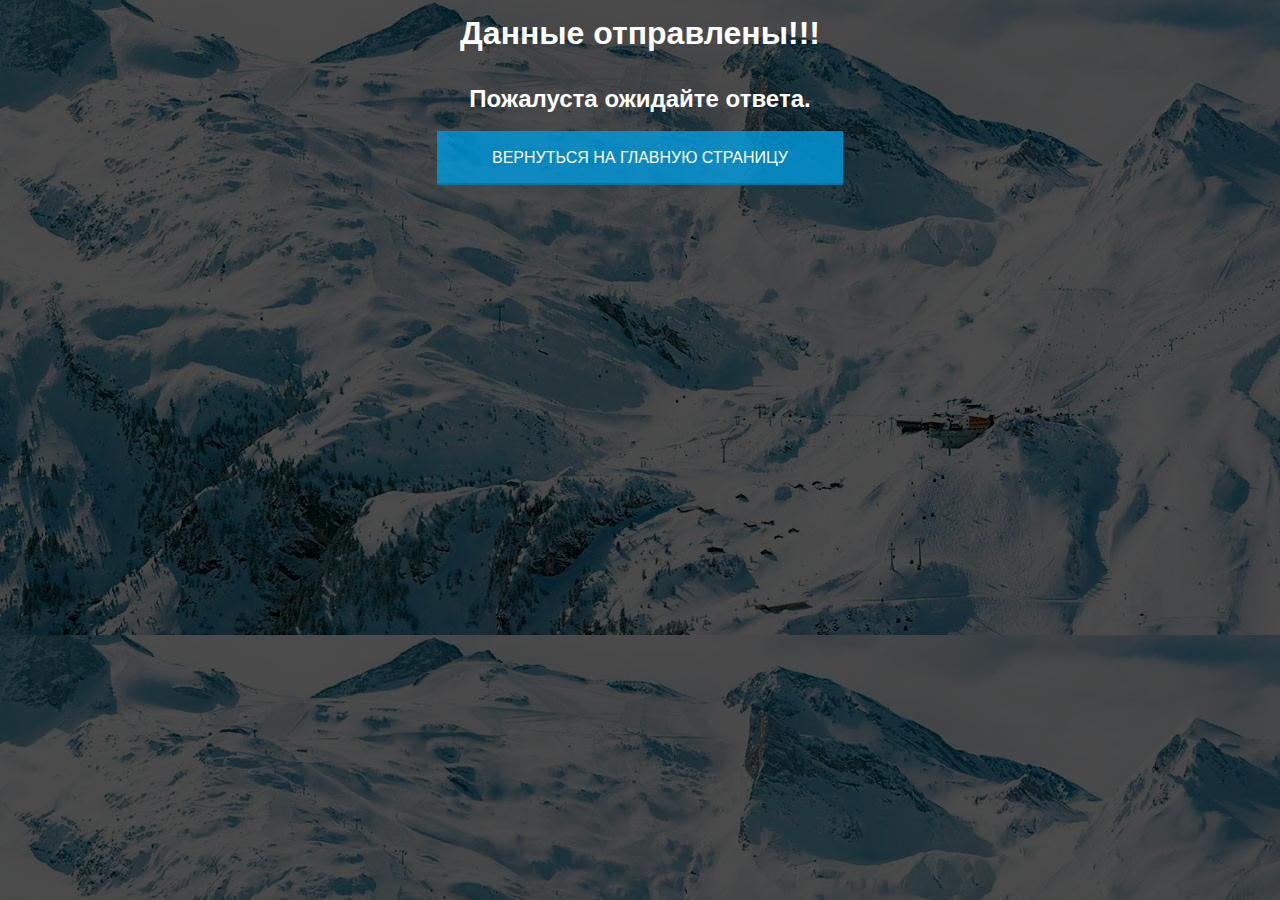
<file: website-layout/html/GoodAport/thank-you.html>
<!DOCTYPE html>
<html lang="ru">
  <head>
    <meta charset="utf-8">
    <meta http-equiv="X-UA-Compatible" content="IE=edge">
    <meta name="viewport" content="width=device-width, initial-scale=1">
    <!-- The above 3 meta tags *must* come first in the head; any other head content must come *after* these tags -->
    <link rel="icon" href="/favicon.ico">

    <title>Успешная отправка </title>

    <!-- Main Stylesheet -->
    <link rel="stylesheet" href="css/main.css" />
    <style>
      *{box-sizing: border-box;}
      body{
        margin: 0;
        padding: 0;
        width: 100vw;
        height: 100vh;
        background:linear-gradient(rgba(0,0,0,0.7) , rgba(0,0,0,0.7)) , url('./img/parallax/testimonial.jpg');
      }
      .container{
        display: flex;
        flex-direction: column;
        align-items: center;
        justify-content: center;
        color: #fff;
        z-index: 10;
      }
      .container h1 , .container h2{
        color: inherit;
      }
    </style>
  </head>

  <body>
    <div class="container">

      <h1 class="text-center">Данные отправлены!!!</h1>
      <h2 class="text-center">Пожалуста ожидайте ответа.</h2>
      <a href="index.html" class="btn btn-blue">Вернуться на главную страницу</a>

    </div><!-- /.container -->
  </body>
</html>
</file>
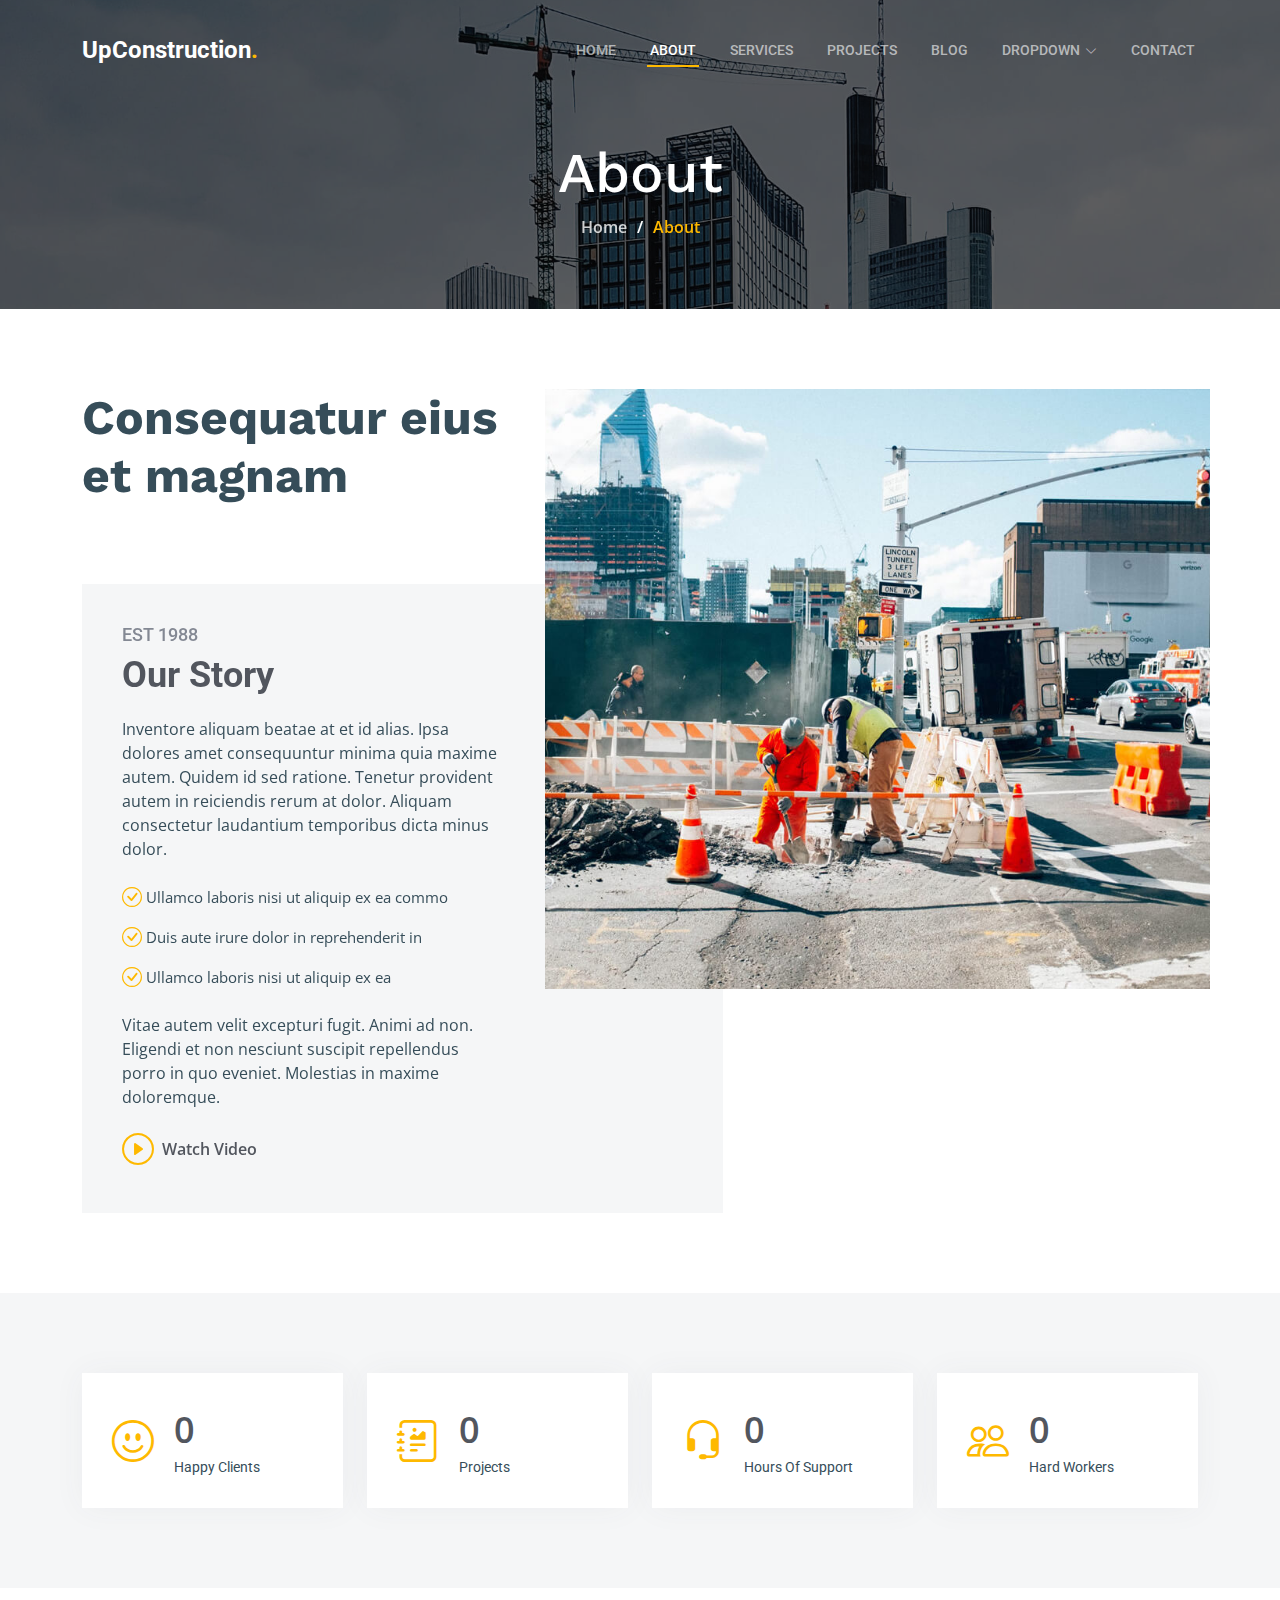
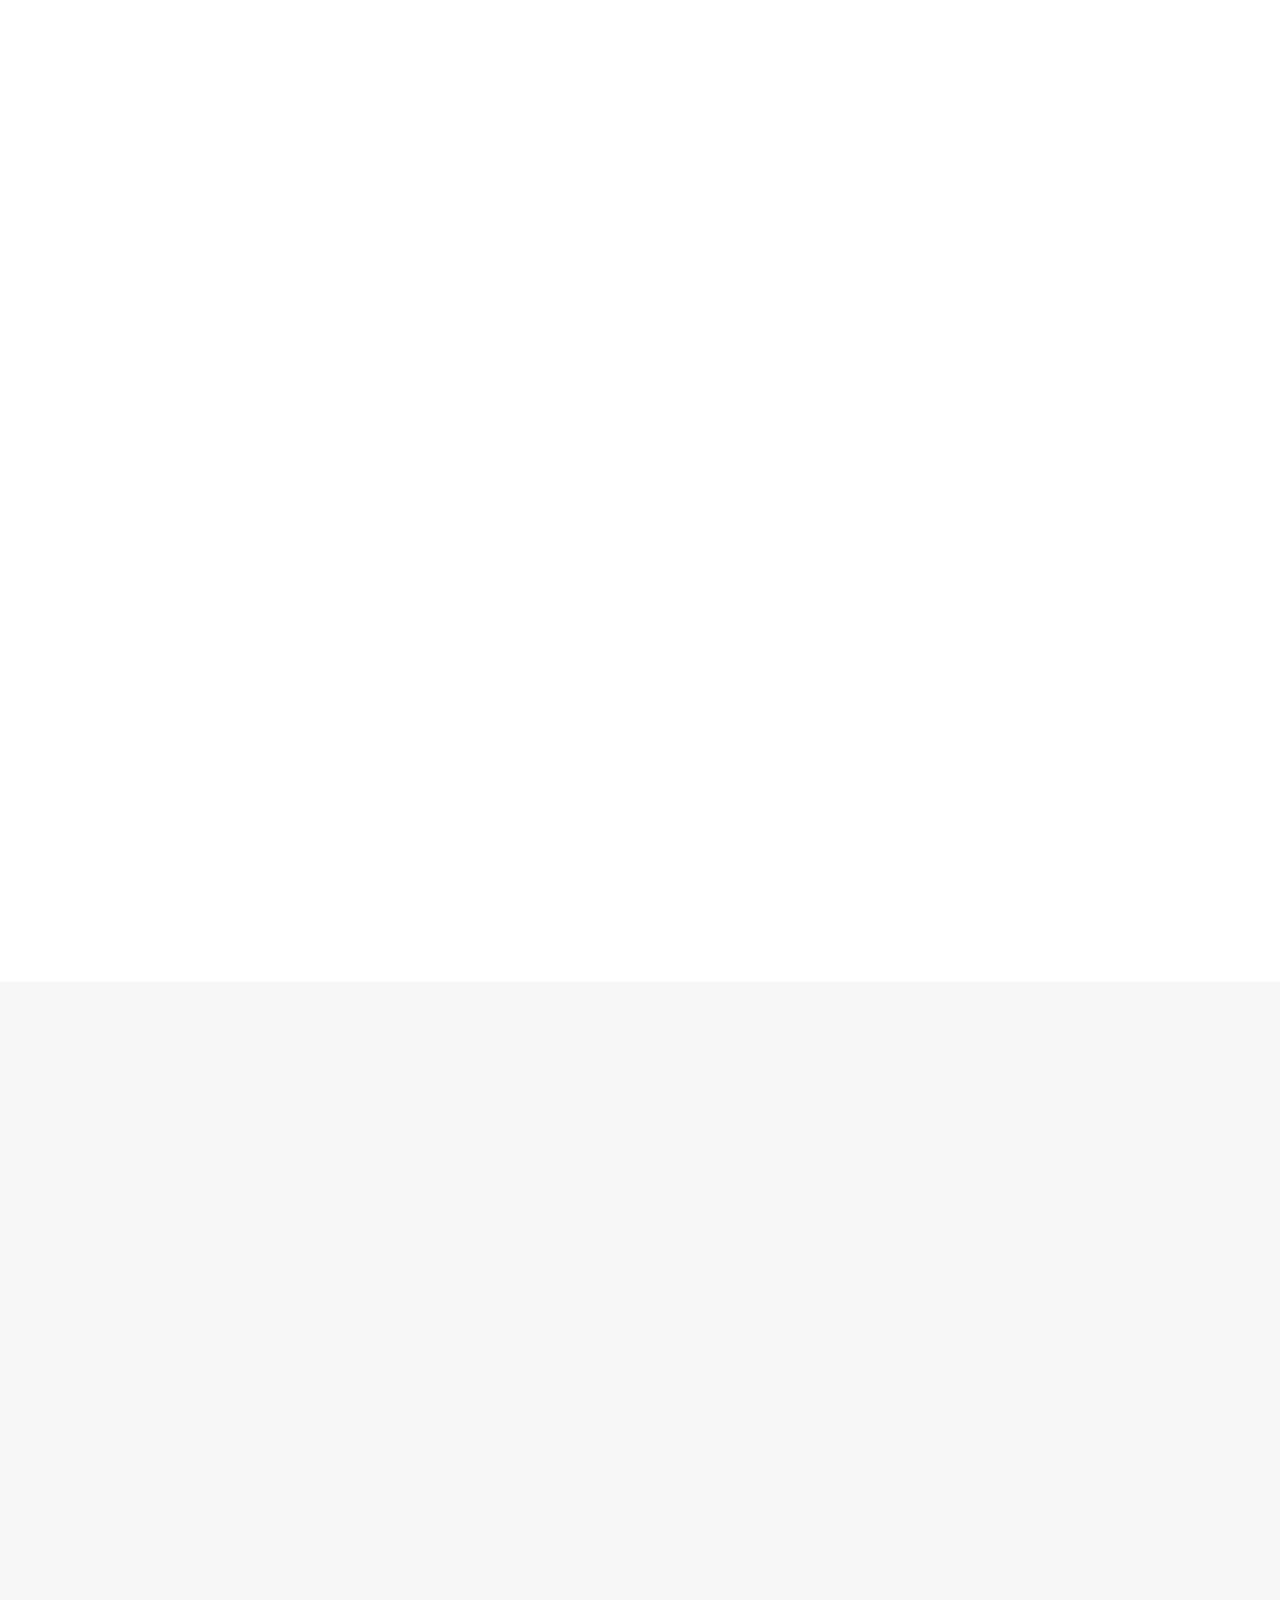
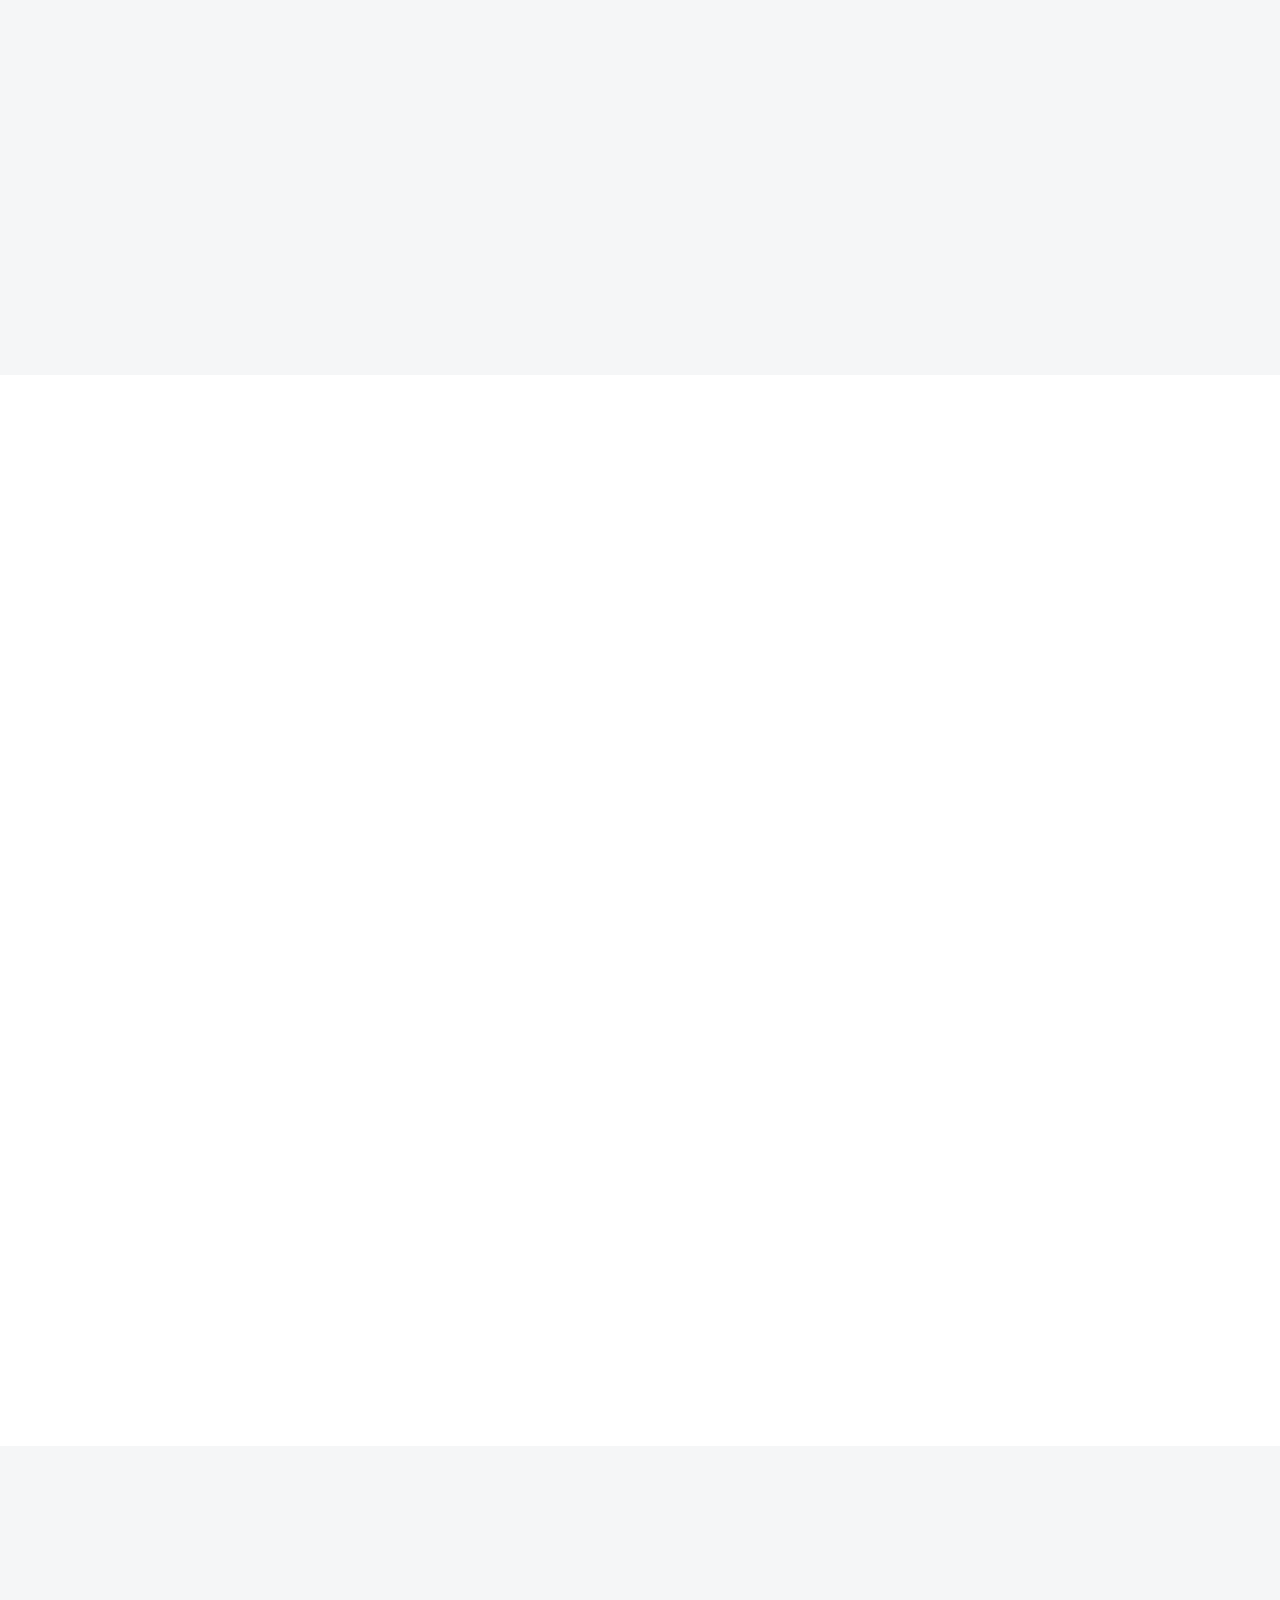
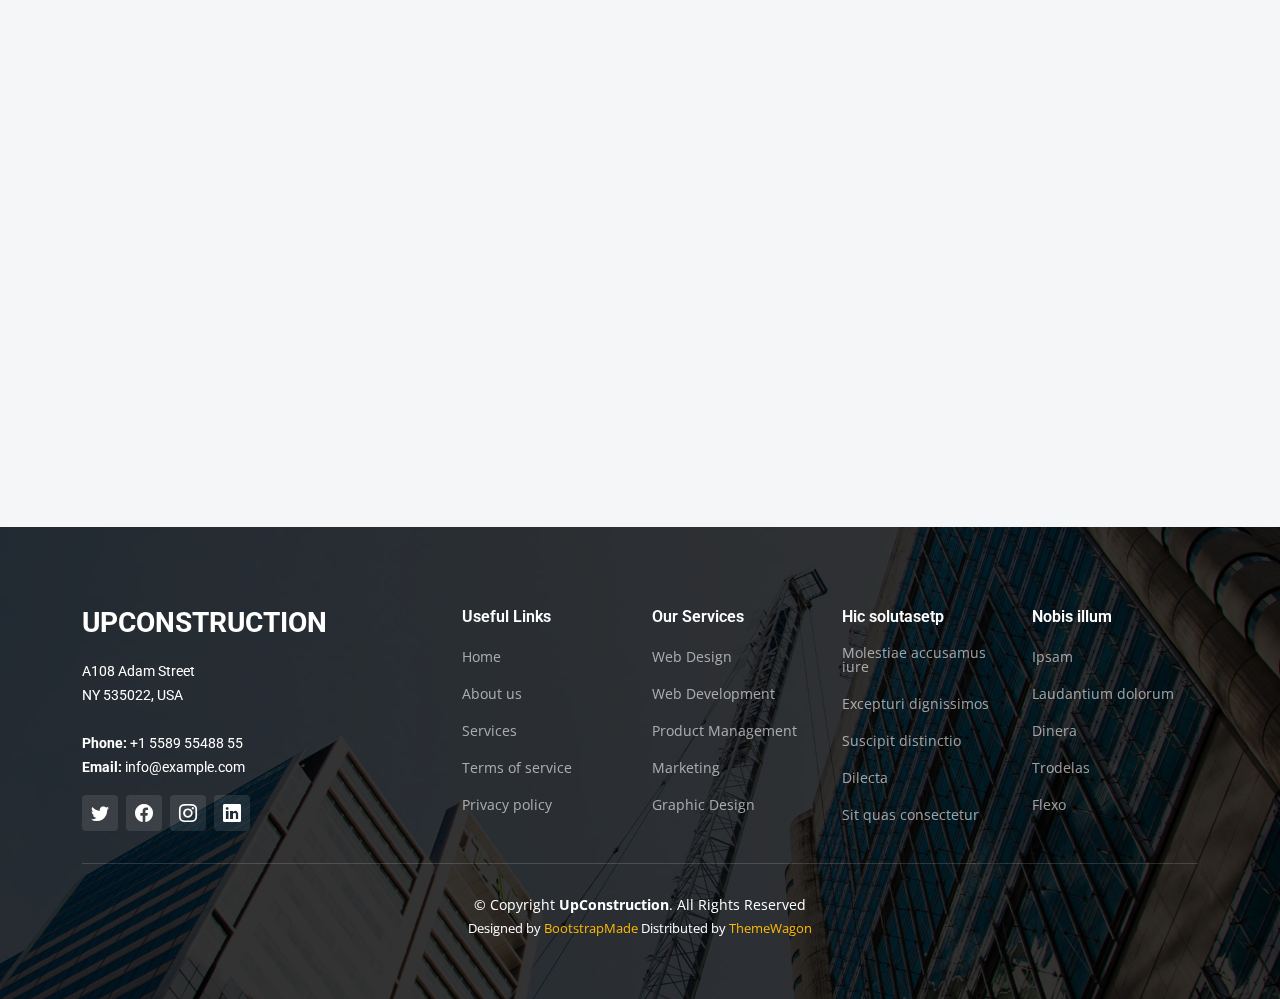
<file: website-layout/html/UpConstruction/about.html>
<!DOCTYPE html>
<html lang="en">

<head>
  <meta charset="utf-8">
  <meta content="width=device-width, initial-scale=1.0" name="viewport">

  <title>UpConstruction Bootstrap Template - About</title>
  <meta content="" name="description">
  <meta content="" name="keywords">

  <!-- Favicons -->
  <link href="assets/img/favicon.png" rel="icon">
  <link href="assets/img/apple-touch-icon.png" rel="apple-touch-icon">

  <!-- Google Fonts -->
  <link rel="preconnect" href="https://fonts.googleapis.com">
  <link rel="preconnect" href="https://fonts.gstatic.com" crossorigin>
  <link
    href="https://fonts.googleapis.com/css2?family=Open+Sans:ital,wght@0,300;0,400;0,500;0,600;0,700;1,300;1,400;1,600;1,700&family=Roboto:ital,wght@0,300;0,400;0,500;0,600;0,700;1,300;1,400;1,500;1,600;1,700&family=Work+Sans:ital,wght@0,300;0,400;0,500;0,600;0,700;1,300;1,400;1,500;1,600;1,700&display=swap"
    rel="stylesheet">

  <!-- Vendor CSS Files -->
  <link href="assets/vendor/bootstrap/css/bootstrap.min.css" rel="stylesheet">
  <link href="assets/vendor/bootstrap-icons/bootstrap-icons.css" rel="stylesheet">
  <link href="assets/vendor/fontawesome-free/css/all.min.css" rel="stylesheet">
  <link href="assets/vendor/aos/aos.css" rel="stylesheet">
  <link href="assets/vendor/glightbox/css/glightbox.min.css" rel="stylesheet">
  <link href="assets/vendor/swiper/swiper-bundle.min.css" rel="stylesheet">

  <!-- Template Main CSS File -->
  <link href="assets/css/main.css" rel="stylesheet">

  <!-- =======================================================
  * Template Name: UpConstruction - v1.3.0
  * Template URL: https://bootstrapmade.com/upconstruction-bootstrap-construction-website-template/
  * Author: BootstrapMade.com
  * License: https://bootstrapmade.com/license/
  ======================================================== -->
</head>

<body>

  <!-- ======= Header ======= -->
  <header id="header" class="header d-flex align-items-center">
    <div class="container-fluid container-xl d-flex align-items-center justify-content-between">

      <a href="index.html" class="logo d-flex align-items-center">
        <!-- Uncomment the line below if you also wish to use an image logo -->
        <!-- <img src="assets/img/logo.png" alt=""> -->
        <h1>UpConstruction<span>.</span></h1>
      </a>

      <i class="mobile-nav-toggle mobile-nav-show bi bi-list"></i>
      <i class="mobile-nav-toggle mobile-nav-hide d-none bi bi-x"></i>
      <nav id="navbar" class="navbar">
        <ul>
          <li><a href="index.html">Home</a></li>
          <li><a href="about.html" class="active">About</a></li>
          <li><a href="services.html">Services</a></li>
          <li><a href="projects.html">Projects</a></li>
          <li><a href="blog.html">Blog</a></li>
          <li class="dropdown"><a href="#"><span>Dropdown</span> <i
                class="bi bi-chevron-down dropdown-indicator"></i></a>
            <ul>
              <li><a href="#">Dropdown 1</a></li>
              <li class="dropdown"><a href="#"><span>Deep Dropdown</span> <i
                    class="bi bi-chevron-down dropdown-indicator"></i></a>
                <ul>
                  <li><a href="#">Deep Dropdown 1</a></li>
                  <li><a href="#">Deep Dropdown 2</a></li>
                  <li><a href="#">Deep Dropdown 3</a></li>
                  <li><a href="#">Deep Dropdown 4</a></li>
                  <li><a href="#">Deep Dropdown 5</a></li>
                </ul>
              </li>
              <li><a href="#">Dropdown 2</a></li>
              <li><a href="#">Dropdown 3</a></li>
              <li><a href="#">Dropdown 4</a></li>
            </ul>
          </li>
          <li><a href="contact.html">Contact</a></li>
        </ul>
      </nav><!-- .navbar -->

    </div>
  </header><!-- End Header -->

  <main id="main">

    <!-- ======= Breadcrumbs ======= -->
    <div class="breadcrumbs d-flex align-items-center" style="background-image: url('assets/img/breadcrumbs-bg.jpg');">
      <div class="container position-relative d-flex flex-column align-items-center" data-aos="fade">

        <h2>About</h2>
        <ol>
          <li><a href="index.html">Home</a></li>
          <li>About</li>
        </ol>

      </div>
    </div><!-- End Breadcrumbs -->

    <!-- ======= About Section ======= -->
    <section id="about" class="about">
      <div class="container" data-aos="fade-up">

        <div class="row position-relative">

          <div class="col-lg-7 about-img" style="background-image: url(assets/img/about.jpg);"></div>

          <div class="col-lg-7">
            <h2>Consequatur eius et magnam</h2>
            <div class="our-story">
              <h4>Est 1988</h4>
              <h3>Our Story</h3>
              <p>Inventore aliquam beatae at et id alias. Ipsa dolores amet consequuntur minima quia maxime autem.
                Quidem id sed ratione. Tenetur provident autem in reiciendis rerum at dolor. Aliquam consectetur
                laudantium temporibus dicta minus dolor.</p>
              <ul>
                <li><i class="bi bi-check-circle"></i> <span>Ullamco laboris nisi ut aliquip ex ea commo</span></li>
                <li><i class="bi bi-check-circle"></i> <span>Duis aute irure dolor in reprehenderit in</span></li>
                <li><i class="bi bi-check-circle"></i> <span>Ullamco laboris nisi ut aliquip ex ea</span></li>
              </ul>
              <p>Vitae autem velit excepturi fugit. Animi ad non. Eligendi et non nesciunt suscipit repellendus porro in
                quo eveniet. Molestias in maxime doloremque.</p>

              <div class="watch-video d-flex align-items-center position-relative">
                <i class="bi bi-play-circle"></i>
                <a href="https://www.youtube.com/watch?v=LXb3EKWsInQ" class="glightbox stretched-link">Watch Video</a>
              </div>
            </div>
          </div>

        </div>

      </div>
    </section>
    <!-- End About Section -->

    <!-- ======= Stats Counter Section ======= -->
    <section id="stats-counter" class="stats-counter section-bg">
      <div class="container">

        <div class="row gy-4">

          <div class="col-lg-3 col-md-6">
            <div class="stats-item d-flex align-items-center w-100 h-100">
              <i class="bi bi-emoji-smile color-blue flex-shrink-0"></i>
              <div>
                <span data-purecounter-start="0" data-purecounter-end="232" data-purecounter-duration="1"
                  class="purecounter"></span>
                <p>Happy Clients</p>
              </div>
            </div>
          </div><!-- End Stats Item -->

          <div class="col-lg-3 col-md-6">
            <div class="stats-item d-flex align-items-center w-100 h-100">
              <i class="bi bi-journal-richtext color-orange flex-shrink-0"></i>
              <div>
                <span data-purecounter-start="0" data-purecounter-end="521" data-purecounter-duration="1"
                  class="purecounter"></span>
                <p>Projects</p>
              </div>
            </div>
          </div><!-- End Stats Item -->

          <div class="col-lg-3 col-md-6">
            <div class="stats-item d-flex align-items-center w-100 h-100">
              <i class="bi bi-headset color-green flex-shrink-0"></i>
              <div>
                <span data-purecounter-start="0" data-purecounter-end="1463" data-purecounter-duration="1"
                  class="purecounter"></span>
                <p>Hours Of Support</p>
              </div>
            </div>
          </div><!-- End Stats Item -->

          <div class="col-lg-3 col-md-6">
            <div class="stats-item d-flex align-items-center w-100 h-100">
              <i class="bi bi-people color-pink flex-shrink-0"></i>
              <div>
                <span data-purecounter-start="0" data-purecounter-end="15" data-purecounter-duration="1"
                  class="purecounter"></span>
                <p>Hard Workers</p>
              </div>
            </div>
          </div><!-- End Stats Item -->

        </div>

      </div>
    </section><!-- End Stats Counter Section -->

    <!-- ======= Alt Services Section ======= -->
    <section id="alt-services" class="alt-services">
      <div class="container" data-aos="fade-up">

        <div class="row justify-content-around gy-4">
          <div class="col-lg-6 img-bg" style="background-image: url(assets/img/alt-services.jpg);" data-aos="zoom-in"
            data-aos-delay="100"></div>

          <div class="col-lg-5 d-flex flex-column justify-content-center">
            <h3>Enim quis est voluptatibus aliquid consequatur fugiat</h3>
            <p>Esse voluptas cumque vel exercitationem. Reiciendis est hic accusamus. Non ipsam et sed minima temporibus
              laudantium. Soluta voluptate sed facere corporis dolores excepturi</p>

            <div class="icon-box d-flex position-relative" data-aos="fade-up" data-aos-delay="100">
              <i class="bi bi-easel flex-shrink-0"></i>
              <div>
                <h4><a href="" class="stretched-link">Lorem Ipsum</a></h4>
                <p>Voluptatum deleniti atque corrupti quos dolores et quas molestias excepturi sint occaecati cupiditate
                  non provident</p>
              </div>
            </div><!-- End Icon Box -->

            <div class="icon-box d-flex position-relative" data-aos="fade-up" data-aos-delay="200">
              <i class="bi bi-patch-check flex-shrink-0"></i>
              <div>
                <h4><a href="" class="stretched-link">Nemo Enim</a></h4>
                <p>At vero eos et accusamus et iusto odio dignissimos ducimus qui blanditiis praesentium voluptatum
                  deleniti atque</p>
              </div>
            </div><!-- End Icon Box -->

            <div class="icon-box d-flex position-relative" data-aos="fade-up" data-aos-delay="300">
              <i class="bi bi-brightness-high flex-shrink-0"></i>
              <div>
                <h4><a href="" class="stretched-link">Dine Pad</a></h4>
                <p>Explicabo est voluptatum asperiores consequatur magnam. Et veritatis odit. Sunt aut deserunt minus
                  aut eligendi omnis</p>
              </div>
            </div><!-- End Icon Box -->

            <div class="icon-box d-flex position-relative" data-aos="fade-up" data-aos-delay="400">
              <i class="bi bi-brightness-high flex-shrink-0"></i>
              <div>
                <h4><a href="" class="stretched-link">Tride clov</a></h4>
                <p>Est voluptatem labore deleniti quis a delectus et. Saepe dolorem libero sit non aspernatur odit amet.
                  Et eligendi</p>
              </div>
            </div><!-- End Icon Box -->

          </div>
        </div>

      </div>
    </section><!-- End Alt Services Section -->

    <!-- ======= Alt Services Section 2 ======= -->
    <section id="alt-services-2" class="alt-services section-bg">
      <div class="container" data-aos="fade-up">

        <div class="row justify-content-around gy-4">
          <div class="col-lg-5 d-flex flex-column justify-content-center">
            <h3>Non quasi officia eum nobis et rerum epudiandae rem voluptatem</h3>
            <p>Maxime quia dolorum alias perspiciatis. Earum voluptatem sint at non. Ducimus maxime minima iste magni
              sit praesentium assumenda minus. Amet rerum saepe tempora vero.</p>

            <div class="icon-box d-flex position-relative" data-aos="fade-up" data-aos-delay="100">
              <i class="bi bi-easel flex-shrink-0"></i>
              <div>
                <h4><a href="" class="stretched-link">Lorem Ipsum</a></h4>
                <p>Voluptatum deleniti atque corrupti quos dolores et quas molestias excepturi sint occaecati cupiditate
                  non provident</p>
              </div>
            </div><!-- End Icon Box -->

            <div class="icon-box d-flex position-relative" data-aos="fade-up" data-aos-delay="200">
              <i class="bi bi-patch-check flex-shrink-0"></i>
              <div>
                <h4><a href="" class="stretched-link">Nemo Enim</a></h4>
                <p>At vero eos et accusamus et iusto odio dignissimos ducimus qui blanditiis praesentium voluptatum
                  deleniti atque</p>
              </div>
            </div><!-- End Icon Box -->

            <div class="icon-box d-flex position-relative" data-aos="fade-up" data-aos-delay="300">
              <i class="bi bi-brightness-high flex-shrink-0"></i>
              <div>
                <h4><a href="" class="stretched-link">Dine Pad</a></h4>
                <p>Explicabo est voluptatum asperiores consequatur magnam. Et veritatis odit. Sunt aut deserunt minus
                  aut eligendi omnis</p>
              </div>
            </div><!-- End Icon Box -->

            <div class="icon-box d-flex position-relative" data-aos="fade-up" data-aos-delay="400">
              <i class="bi bi-brightness-high flex-shrink-0"></i>
              <div>
                <h4><a href="" class="stretched-link">Tride clov</a></h4>
                <p>Est voluptatem labore deleniti quis a delectus et. Saepe dolorem libero sit non aspernatur odit amet.
                  Et eligendi</p>
              </div>
            </div><!-- End Icon Box -->
          </div>

          <div class="col-lg-6 img-bg" style="background-image: url(assets/img/alt-services-2.jpg);" data-aos="zoom-in"
            data-aos-delay="100"></div>
        </div>

      </div>
    </section><!-- End Alt Services Section 2 -->

    <!-- ======= Our Team Section ======= -->
    <section id="team" class="team">
      <div class="container" data-aos="fade-up">

        <div class="section-header">
          <h2>Our Team</h2>
          <p>Aperiam dolorum et et wuia molestias qui eveniet numquam nihil porro incidunt dolores placeat sunt id nobis
            omnis tiledo stran delop</p>
        </div>

        <div class="row gy-5">

          <div class="col-lg-4 col-md-6 member" data-aos="fade-up" data-aos-delay="100">
            <div class="member-img">
              <img src="assets/img/team/team-1.jpg" class="img-fluid" alt="">
              <div class="social">
                <a href="#"><i class="bi bi-twitter"></i></a>
                <a href="#"><i class="bi bi-facebook"></i></a>
                <a href="#"><i class="bi bi-instagram"></i></a>
                <a href="#"><i class="bi bi-linkedin"></i></a>
              </div>
            </div>
            <div class="member-info text-center">
              <h4>Walter White</h4>
              <span>Chief Executive Officer</span>
              <p>Aliquam iure quaerat voluptatem praesentium possimus unde laudantium vel dolorum distinctio dire flow
              </p>
            </div>
          </div><!-- End Team Member -->

          <div class="col-lg-4 col-md-6 member" data-aos="fade-up" data-aos-delay="200">
            <div class="member-img">
              <img src="assets/img/team/team-2.jpg" class="img-fluid" alt="">
              <div class="social">
                <a href="#"><i class="bi bi-twitter"></i></a>
                <a href="#"><i class="bi bi-facebook"></i></a>
                <a href="#"><i class="bi bi-instagram"></i></a>
                <a href="#"><i class="bi bi-linkedin"></i></a>
              </div>
            </div>
            <div class="member-info text-center">
              <h4>Sarah Jhonson</h4>
              <span>Product Manager</span>
              <p>Labore ipsam sit consequatur exercitationem rerum laboriosam laudantium aut quod dolores exercitationem
                ut</p>
            </div>
          </div><!-- End Team Member -->

          <div class="col-lg-4 col-md-6 member" data-aos="fade-up" data-aos-delay="300">
            <div class="member-img">
              <img src="assets/img/team/team-3.jpg" class="img-fluid" alt="">
              <div class="social">
                <a href="#"><i class="bi bi-twitter"></i></a>
                <a href="#"><i class="bi bi-facebook"></i></a>
                <a href="#"><i class="bi bi-instagram"></i></a>
                <a href="#"><i class="bi bi-linkedin"></i></a>
              </div>
            </div>
            <div class="member-info text-center">
              <h4>William Anderson</h4>
              <span>CTO</span>
              <p>Illum minima ea autem doloremque ipsum quidem quas aspernatur modi ut praesentium vel tque sed facilis
                at qui</p>
            </div>
          </div><!-- End Team Member -->

          <div class="col-lg-4 col-md-6 member" data-aos="fade-up" data-aos-delay="400">
            <div class="member-img">
              <img src="assets/img/team/team-4.jpg" class="img-fluid" alt="">
              <div class="social">
                <a href="#"><i class="bi bi-twitter"></i></a>
                <a href="#"><i class="bi bi-facebook"></i></a>
                <a href="#"><i class="bi bi-instagram"></i></a>
                <a href="#"><i class="bi bi-linkedin"></i></a>
              </div>
            </div>
            <div class="member-info text-center">
              <h4>Amanda Jepson</h4>
              <span>Accountant</span>
              <p>Magni voluptatem accusamus assumenda cum nisi aut qui dolorem voluptate sed et veniam quasi quam
                consectetur</p>
            </div>
          </div><!-- End Team Member -->

          <div class="col-lg-4 col-md-6 member" data-aos="fade-up" data-aos-delay="500">
            <div class="member-img">
              <img src="assets/img/team/team-5.jpg" class="img-fluid" alt="">
              <div class="social">
                <a href="#"><i class="bi bi-twitter"></i></a>
                <a href="#"><i class="bi bi-facebook"></i></a>
                <a href="#"><i class="bi bi-instagram"></i></a>
                <a href="#"><i class="bi bi-linkedin"></i></a>
              </div>
            </div>
            <div class="member-info text-center">
              <h4>Brian Doe</h4>
              <span>Marketing</span>
              <p>Qui consequuntur quos accusamus magnam quo est molestiae eius laboriosam sunt doloribus quia impedit
                laborum velit</p>
            </div>
          </div><!-- End Team Member -->

          <div class="col-lg-4 col-md-6 member" data-aos="fade-up" data-aos-delay="600">
            <div class="member-img">
              <img src="assets/img/team/team-6.jpg" class="img-fluid" alt="">
              <div class="social">
                <a href="#"><i class="bi bi-twitter"></i></a>
                <a href="#"><i class="bi bi-facebook"></i></a>
                <a href="#"><i class="bi bi-instagram"></i></a>
                <a href="#"><i class="bi bi-linkedin"></i></a>
              </div>
            </div>
            <div class="member-info text-center">
              <h4>Josepha Palas</h4>
              <span>Operation</span>
              <p>Sint sint eveniet explicabo amet consequatur nesciunt error enim rerum earum et omnis fugit eligendi
                cupiditate vel</p>
            </div>
          </div><!-- End Team Member -->

        </div>

      </div>
    </section><!-- End Our Team Section -->

    <!-- ======= Testimonials Section ======= -->
    <section id="testimonials" class="testimonials section-bg">
      <div class="container" data-aos="fade-up">

        <div class="section-header">
          <h2>Testimonials</h2>
          <p>Quam sed id excepturi ccusantium dolorem ut quis dolores nisi llum nostrum enim velit qui ut et autem uia
            reprehenderit sunt deleniti</p>
        </div>

        <div class="slides-2 swiper">
          <div class="swiper-wrapper">

            <div class="swiper-slide">
              <div class="testimonial-wrap">
                <div class="testimonial-item">
                  <img src="assets/img/testimonials/testimonials-1.jpg" class="testimonial-img" alt="">
                  <h3>Saul Goodman</h3>
                  <h4>Ceo &amp; Founder</h4>
                  <div class="stars">
                    <i class="bi bi-star-fill"></i><i class="bi bi-star-fill"></i><i class="bi bi-star-fill"></i><i
                      class="bi bi-star-fill"></i><i class="bi bi-star-fill"></i>
                  </div>
                  <p>
                    <i class="bi bi-quote quote-icon-left"></i>
                    Proin iaculis purus consequat sem cure digni ssim donec porttitora entum suscipit rhoncus.
                    Accusantium quam, ultricies eget id, aliquam eget nibh et. Maecen aliquam, risus at semper.
                    <i class="bi bi-quote quote-icon-right"></i>
                  </p>
                </div>
              </div>
            </div><!-- End testimonial item -->

            <div class="swiper-slide">
              <div class="testimonial-wrap">
                <div class="testimonial-item">
                  <img src="assets/img/testimonials/testimonials-2.jpg" class="testimonial-img" alt="">
                  <h3>Sara Wilsson</h3>
                  <h4>Designer</h4>
                  <div class="stars">
                    <i class="bi bi-star-fill"></i><i class="bi bi-star-fill"></i><i class="bi bi-star-fill"></i><i
                      class="bi bi-star-fill"></i><i class="bi bi-star-fill"></i>
                  </div>
                  <p>
                    <i class="bi bi-quote quote-icon-left"></i>
                    Export tempor illum tamen malis malis eram quae irure esse labore quem cillum quid cillum eram malis
                    quorum velit fore eram velit sunt aliqua noster fugiat irure amet legam anim culpa.
                    <i class="bi bi-quote quote-icon-right"></i>
                  </p>
                </div>
              </div>
            </div><!-- End testimonial item -->

            <div class="swiper-slide">
              <div class="testimonial-wrap">
                <div class="testimonial-item">
                  <img src="assets/img/testimonials/testimonials-3.jpg" class="testimonial-img" alt="">
                  <h3>Jena Karlis</h3>
                  <h4>Store Owner</h4>
                  <div class="stars">
                    <i class="bi bi-star-fill"></i><i class="bi bi-star-fill"></i><i class="bi bi-star-fill"></i><i
                      class="bi bi-star-fill"></i><i class="bi bi-star-fill"></i>
                  </div>
                  <p>
                    <i class="bi bi-quote quote-icon-left"></i>
                    Enim nisi quem export duis labore cillum quae magna enim sint quorum nulla quem veniam duis minim
                    tempor labore quem eram duis noster aute amet eram fore quis sint minim.
                    <i class="bi bi-quote quote-icon-right"></i>
                  </p>
                </div>
              </div>
            </div><!-- End testimonial item -->

            <div class="swiper-slide">
              <div class="testimonial-wrap">
                <div class="testimonial-item">
                  <img src="assets/img/testimonials/testimonials-4.jpg" class="testimonial-img" alt="">
                  <h3>Matt Brandon</h3>
                  <h4>Freelancer</h4>
                  <div class="stars">
                    <i class="bi bi-star-fill"></i><i class="bi bi-star-fill"></i><i class="bi bi-star-fill"></i><i
                      class="bi bi-star-fill"></i><i class="bi bi-star-fill"></i>
                  </div>
                  <p>
                    <i class="bi bi-quote quote-icon-left"></i>
                    Fugiat enim eram quae cillum dolore dolor amet nulla culpa multos export minim fugiat minim velit
                    minim dolor enim duis veniam ipsum anim magna sunt elit fore quem dolore labore illum veniam.
                    <i class="bi bi-quote quote-icon-right"></i>
                  </p>
                </div>
              </div>
            </div><!-- End testimonial item -->

            <div class="swiper-slide">
              <div class="testimonial-wrap">
                <div class="testimonial-item">
                  <img src="assets/img/testimonials/testimonials-5.jpg" class="testimonial-img" alt="">
                  <h3>John Larson</h3>
                  <h4>Entrepreneur</h4>
                  <div class="stars">
                    <i class="bi bi-star-fill"></i><i class="bi bi-star-fill"></i><i class="bi bi-star-fill"></i><i
                      class="bi bi-star-fill"></i><i class="bi bi-star-fill"></i>
                  </div>
                  <p>
                    <i class="bi bi-quote quote-icon-left"></i>
                    Quis quorum aliqua sint quem legam fore sunt eram irure aliqua veniam tempor noster veniam enim
                    culpa labore duis sunt culpa nulla illum cillum fugiat legam esse veniam culpa fore nisi cillum
                    quid.
                    <i class="bi bi-quote quote-icon-right"></i>
                  </p>
                </div>
              </div>
            </div><!-- End testimonial item -->

          </div>
          <div class="swiper-pagination"></div>
        </div>

      </div>
    </section><!-- End Testimonials Section -->

  </main><!-- End #main -->

  <!-- ======= Footer ======= -->
  <footer id="footer" class="footer">

    <div class="footer-content position-relative">
      <div class="container">
        <div class="row">

          <div class="col-lg-4 col-md-6">
            <div class="footer-info">
              <h3>UpConstruction</h3>
              <p>
                A108 Adam Street <br>
                NY 535022, USA<br><br>
                <strong>Phone:</strong> +1 5589 55488 55<br>
                <strong>Email:</strong> info@example.com<br>
              </p>
              <div class="social-links d-flex mt-3">
                <a href="#" class="d-flex align-items-center justify-content-center"><i class="bi bi-twitter"></i></a>
                <a href="#" class="d-flex align-items-center justify-content-center"><i class="bi bi-facebook"></i></a>
                <a href="#" class="d-flex align-items-center justify-content-center"><i class="bi bi-instagram"></i></a>
                <a href="#" class="d-flex align-items-center justify-content-center"><i class="bi bi-linkedin"></i></a>
              </div>
            </div>
          </div><!-- End footer info column-->

          <div class="col-lg-2 col-md-3 footer-links">
            <h4>Useful Links</h4>
            <ul>
              <li><a href="#">Home</a></li>
              <li><a href="#">About us</a></li>
              <li><a href="#">Services</a></li>
              <li><a href="#">Terms of service</a></li>
              <li><a href="#">Privacy policy</a></li>
            </ul>
          </div><!-- End footer links column-->

          <div class="col-lg-2 col-md-3 footer-links">
            <h4>Our Services</h4>
            <ul>
              <li><a href="#">Web Design</a></li>
              <li><a href="#">Web Development</a></li>
              <li><a href="#">Product Management</a></li>
              <li><a href="#">Marketing</a></li>
              <li><a href="#">Graphic Design</a></li>
            </ul>
          </div><!-- End footer links column-->

          <div class="col-lg-2 col-md-3 footer-links">
            <h4>Hic solutasetp</h4>
            <ul>
              <li><a href="#">Molestiae accusamus iure</a></li>
              <li><a href="#">Excepturi dignissimos</a></li>
              <li><a href="#">Suscipit distinctio</a></li>
              <li><a href="#">Dilecta</a></li>
              <li><a href="#">Sit quas consectetur</a></li>
            </ul>
          </div><!-- End footer links column-->

          <div class="col-lg-2 col-md-3 footer-links">
            <h4>Nobis illum</h4>
            <ul>
              <li><a href="#">Ipsam</a></li>
              <li><a href="#">Laudantium dolorum</a></li>
              <li><a href="#">Dinera</a></li>
              <li><a href="#">Trodelas</a></li>
              <li><a href="#">Flexo</a></li>
            </ul>
          </div><!-- End footer links column-->

        </div>
      </div>
    </div>

    <div class="footer-legal text-center position-relative">
      <div class="container">
        <div class="copyright">
          &copy; Copyright <strong><span>UpConstruction</span></strong>. All Rights Reserved
        </div>
        <div class="credits">
          <!-- All the links in the footer should remain intact. -->
          <!-- You can delete the links only if you purchased the pro version. -->
          <!-- Licensing information: https://bootstrapmade.com/license/ -->
          <!-- Purchase the pro version with working PHP/AJAX contact form: https://bootstrapmade.com/upconstruction-bootstrap-construction-website-template/ -->
          Designed by <a href="https://bootstrapmade.com/">BootstrapMade</a> Distributed by <a
            href="https://themewagon.com">ThemeWagon</a>
        </div>
      </div>
    </div>

  </footer>
  <!-- End Footer -->

  <a href="#" class="scroll-top d-flex align-items-center justify-content-center"><i
      class="bi bi-arrow-up-short"></i></a>

  <div id="preloader"></div>

  <!-- Vendor JS Files -->
  <script src="assets/vendor/bootstrap/js/bootstrap.bundle.min.js"></script>
  <script src="assets/vendor/aos/aos.js"></script>
  <script src="assets/vendor/glightbox/js/glightbox.min.js"></script>
  <script src="assets/vendor/isotope-layout/isotope.pkgd.min.js"></script>
  <script src="assets/vendor/swiper/swiper-bundle.min.js"></script>
  <script src="assets/vendor/purecounter/purecounter_vanilla.js"></script>
  <script src="assets/vendor/php-email-form/validate.js"></script>

  <!-- Template Main JS File -->
  <script src="assets/js/main.js"></script>

</body>

</html>
</file>
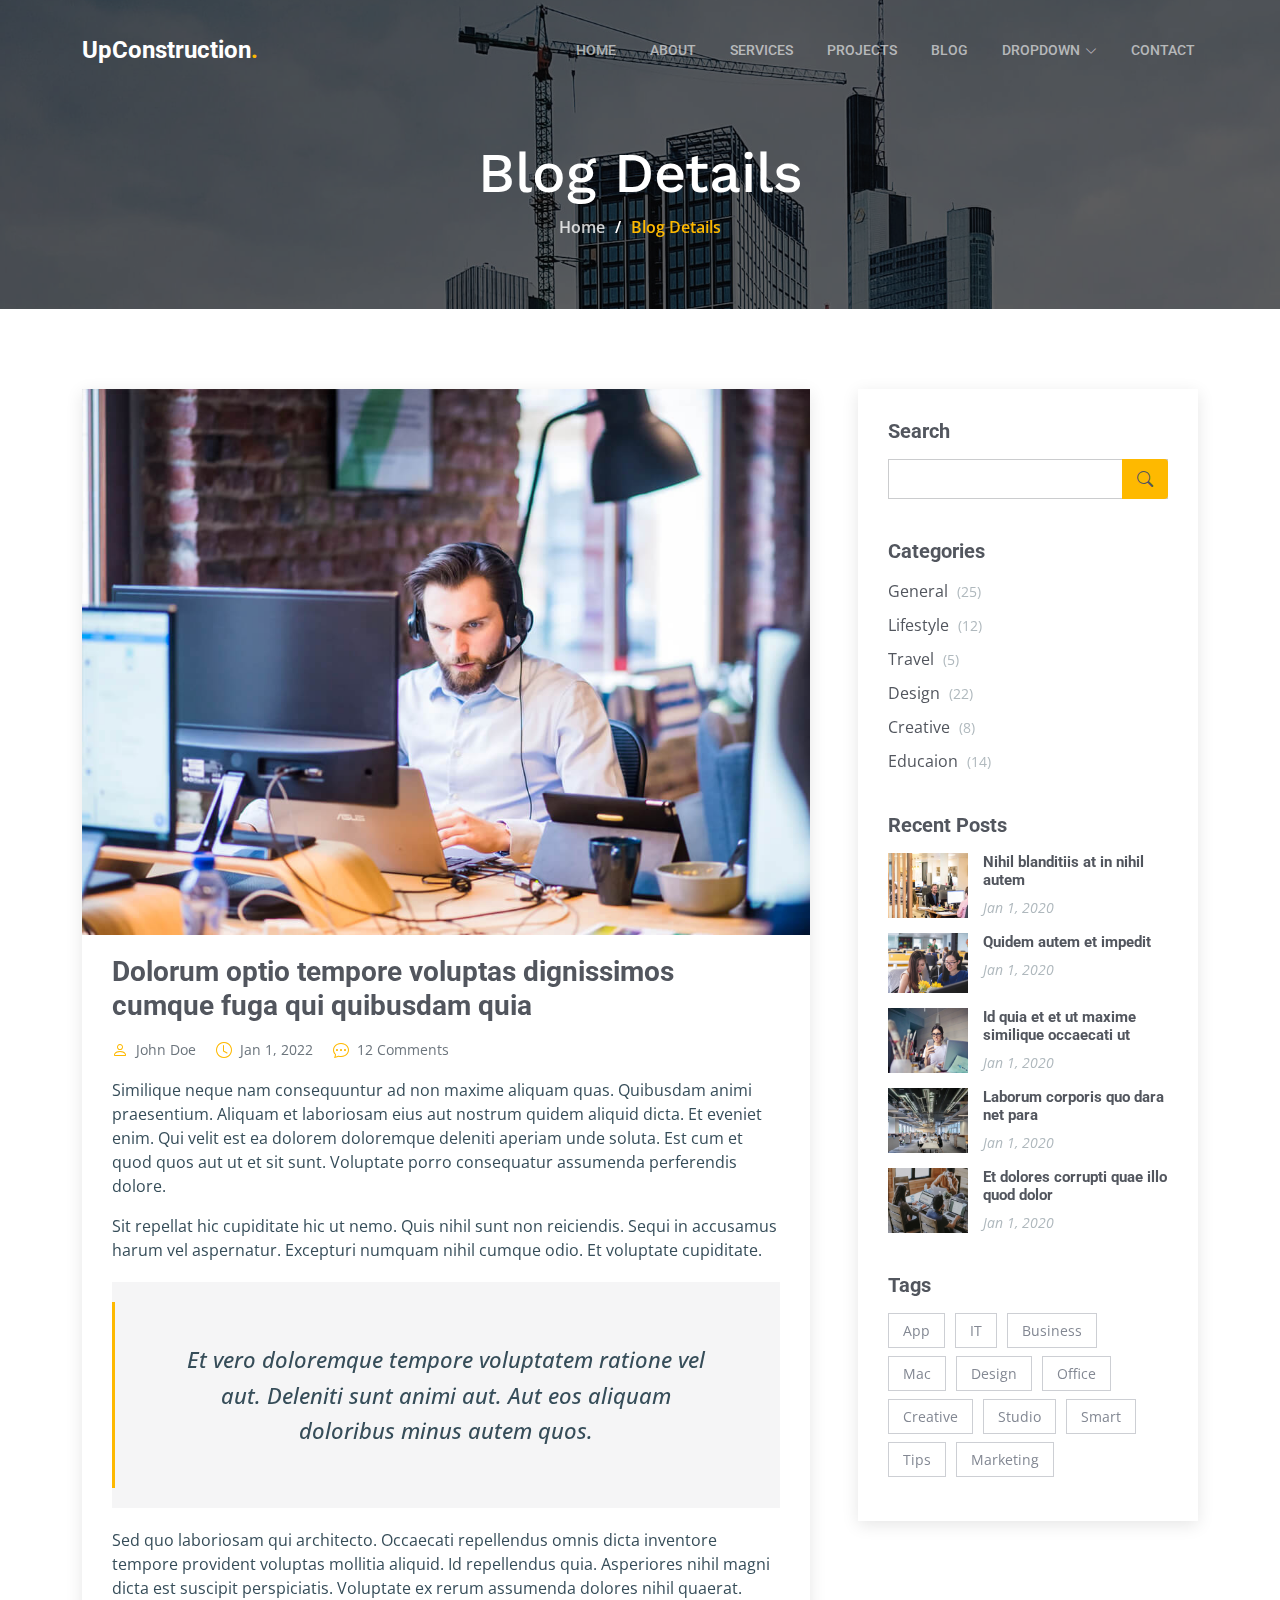
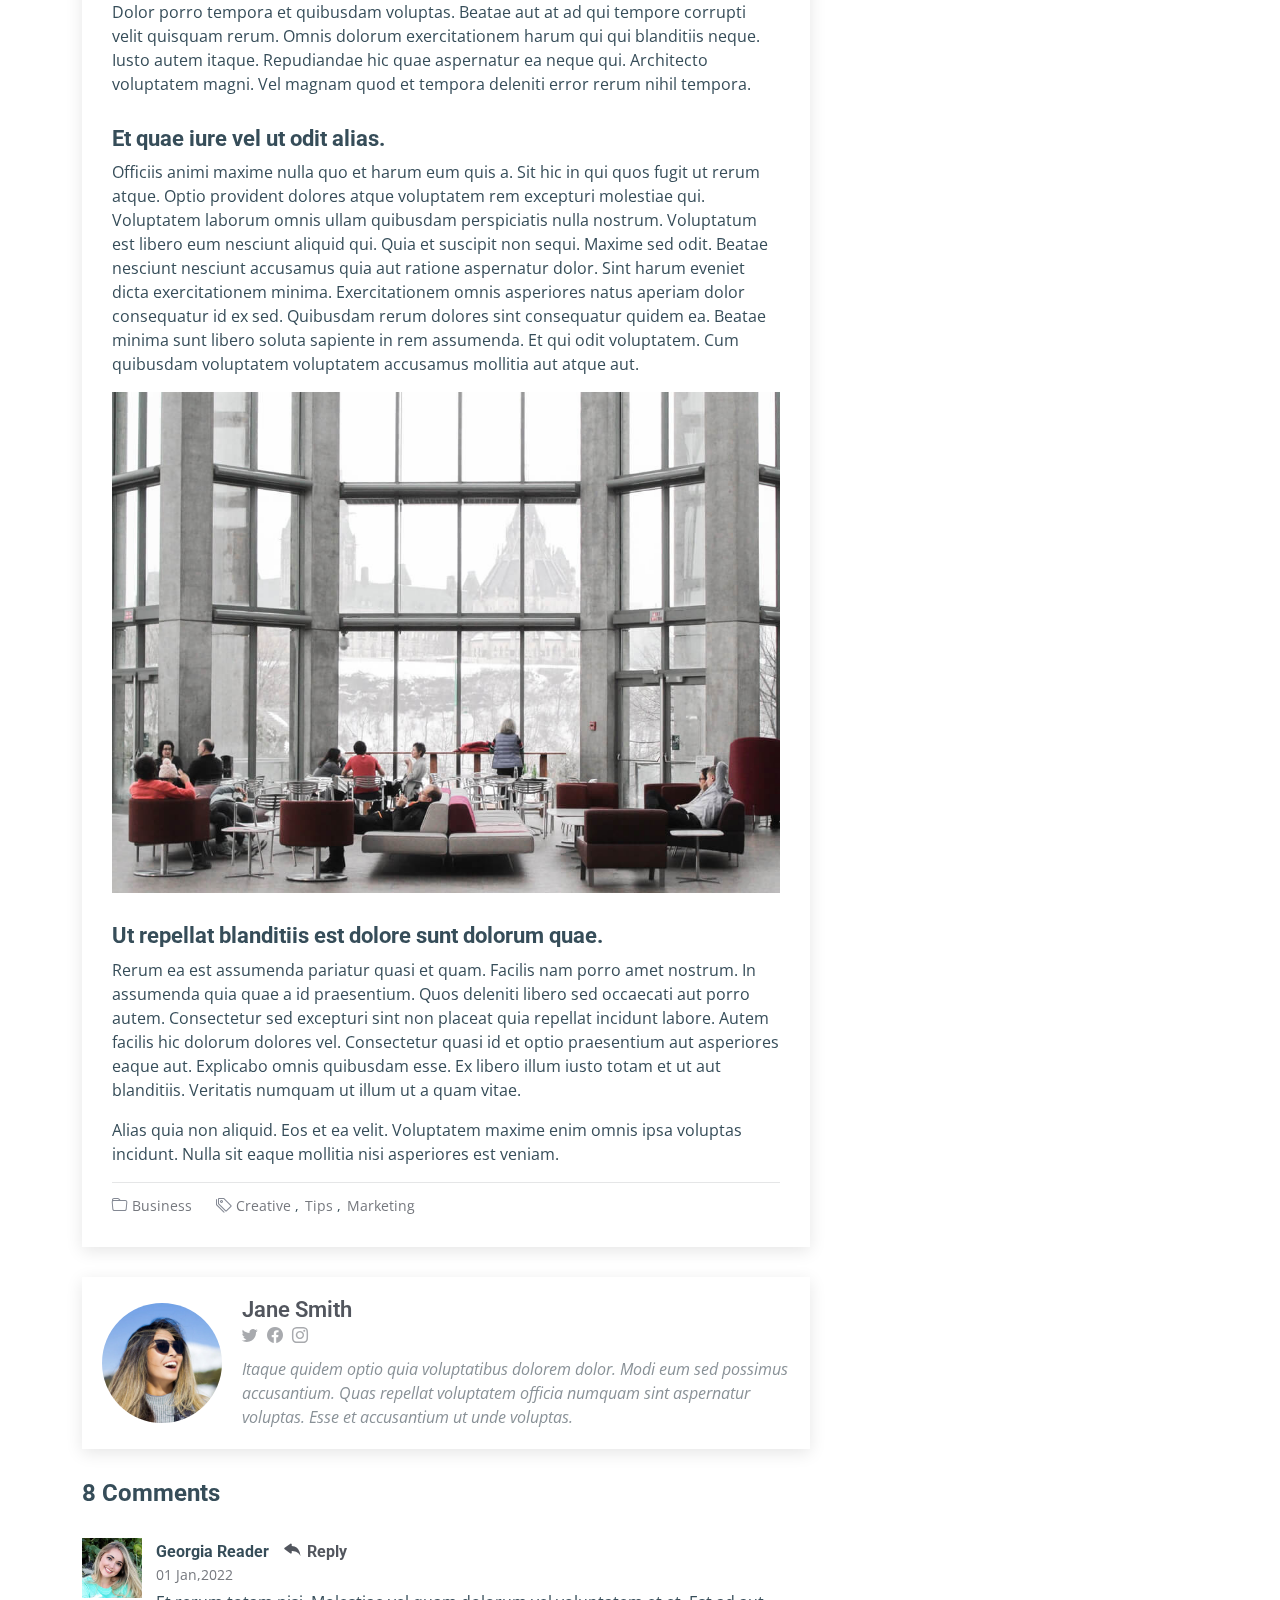
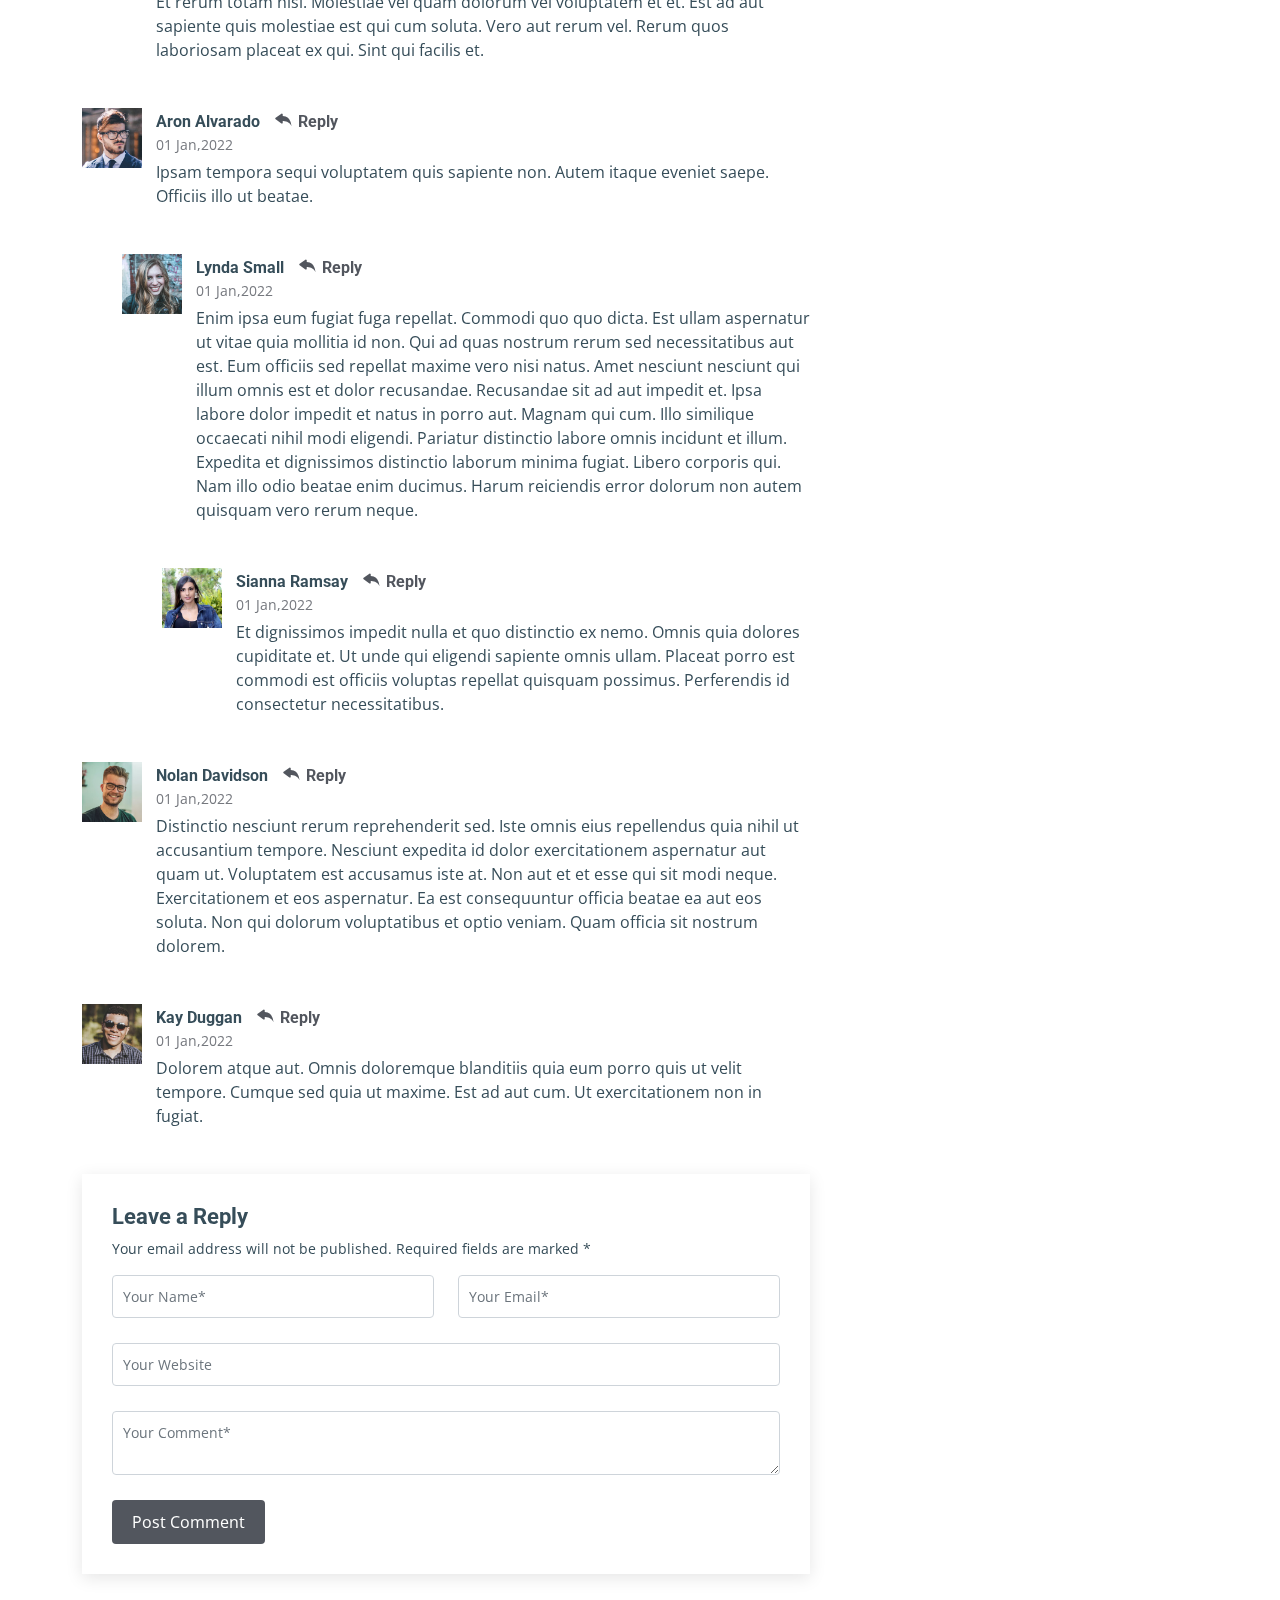
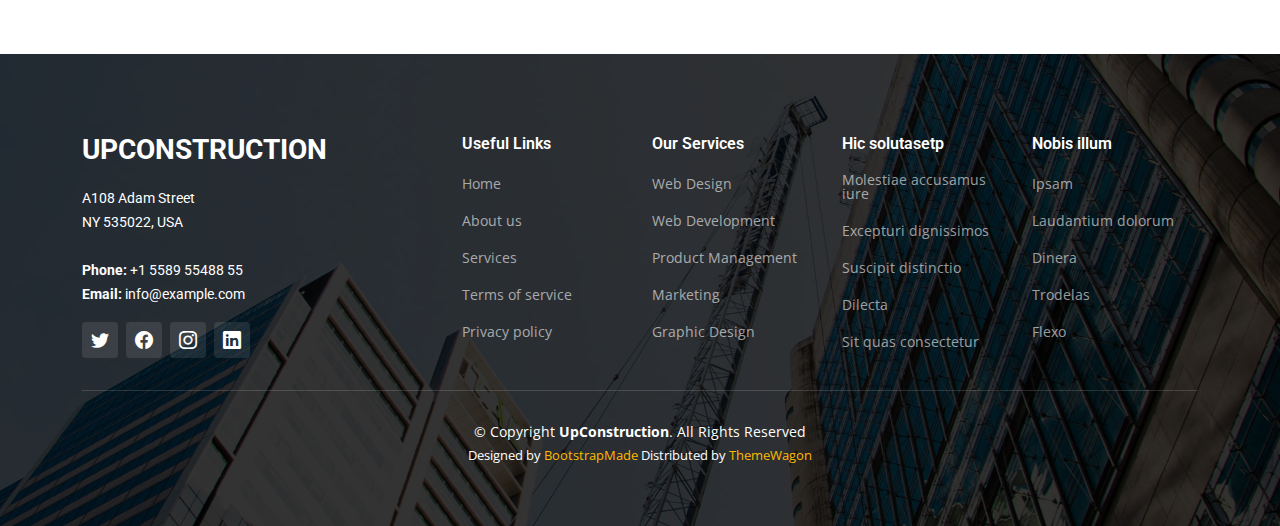
<file: website-layout/html/UpConstruction/blog-details.html>
<!DOCTYPE html>
<html lang="en">

<head>
  <meta charset="utf-8">
  <meta content="width=device-width, initial-scale=1.0" name="viewport">

  <title>UpConstruction Bootstrap Template - Blog Details</title>
  <meta content="" name="description">
  <meta content="" name="keywords">

  <!-- Favicons -->
  <link href="assets/img/favicon.png" rel="icon">
  <link href="assets/img/apple-touch-icon.png" rel="apple-touch-icon">

  <!-- Google Fonts -->
  <link rel="preconnect" href="https://fonts.googleapis.com">
  <link rel="preconnect" href="https://fonts.gstatic.com" crossorigin>
  <link
    href="https://fonts.googleapis.com/css2?family=Open+Sans:ital,wght@0,300;0,400;0,500;0,600;0,700;1,300;1,400;1,600;1,700&family=Roboto:ital,wght@0,300;0,400;0,500;0,600;0,700;1,300;1,400;1,500;1,600;1,700&family=Work+Sans:ital,wght@0,300;0,400;0,500;0,600;0,700;1,300;1,400;1,500;1,600;1,700&display=swap"
    rel="stylesheet">

  <!-- Vendor CSS Files -->
  <link href="assets/vendor/bootstrap/css/bootstrap.min.css" rel="stylesheet">
  <link href="assets/vendor/bootstrap-icons/bootstrap-icons.css" rel="stylesheet">
  <link href="assets/vendor/fontawesome-free/css/all.min.css" rel="stylesheet">
  <link href="assets/vendor/aos/aos.css" rel="stylesheet">
  <link href="assets/vendor/glightbox/css/glightbox.min.css" rel="stylesheet">
  <link href="assets/vendor/swiper/swiper-bundle.min.css" rel="stylesheet">

  <!-- Template Main CSS File -->
  <link href="assets/css/main.css" rel="stylesheet">

  <!-- =======================================================
  * Template Name: UpConstruction - v1.3.0
  * Template URL: https://bootstrapmade.com/upconstruction-bootstrap-construction-website-template/
  * Author: BootstrapMade.com
  * License: https://bootstrapmade.com/license/
  ======================================================== -->
</head>

<body>

  <!-- ======= Header ======= -->
  <header id="header" class="header d-flex align-items-center">
    <div class="container-fluid container-xl d-flex align-items-center justify-content-between">

      <a href="index.html" class="logo d-flex align-items-center">
        <!-- Uncomment the line below if you also wish to use an image logo -->
        <!-- <img src="assets/img/logo.png" alt=""> -->
        <h1>UpConstruction<span>.</span></h1>
      </a>

      <i class="mobile-nav-toggle mobile-nav-show bi bi-list"></i>
      <i class="mobile-nav-toggle mobile-nav-hide d-none bi bi-x"></i>
      <nav id="navbar" class="navbar">
        <ul>
          <li><a href="index.html">Home</a></li>
          <li><a href="about.html">About</a></li>
          <li><a href="services.html">Services</a></li>
          <li><a href="projects.html">Projects</a></li>
          <li><a href="blog.html">Blog</a></li>
          <li class="dropdown"><a href="#"><span>Dropdown</span> <i
                class="bi bi-chevron-down dropdown-indicator"></i></a>
            <ul>
              <li><a href="#">Dropdown 1</a></li>
              <li class="dropdown"><a href="#"><span>Deep Dropdown</span> <i
                    class="bi bi-chevron-down dropdown-indicator"></i></a>
                <ul>
                  <li><a href="#">Deep Dropdown 1</a></li>
                  <li><a href="#">Deep Dropdown 2</a></li>
                  <li><a href="#">Deep Dropdown 3</a></li>
                  <li><a href="#">Deep Dropdown 4</a></li>
                  <li><a href="#">Deep Dropdown 5</a></li>
                </ul>
              </li>
              <li><a href="#">Dropdown 2</a></li>
              <li><a href="#">Dropdown 3</a></li>
              <li><a href="#">Dropdown 4</a></li>
            </ul>
          </li>
          <li><a href="contact.html">Contact</a></li>
        </ul>
      </nav><!-- .navbar -->

    </div>
  </header><!-- End Header -->

  <main id="main">

    <!-- ======= Breadcrumbs ======= -->
    <div class="breadcrumbs d-flex align-items-center" style="background-image: url('assets/img/breadcrumbs-bg.jpg');">
      <div class="container position-relative d-flex flex-column align-items-center" data-aos="fade">

        <h2>Blog Details</h2>
        <ol>
          <li><a href="index.html">Home</a></li>
          <li>Blog Details</li>
        </ol>

      </div>
    </div><!-- End Breadcrumbs -->

    <!-- ======= Blog Details Section ======= -->
    <section id="blog" class="blog">
      <div class="container" data-aos="fade-up" data-aos-delay="100">

        <div class="row g-5">

          <div class="col-lg-8">

            <article class="blog-details">

              <div class="post-img">
                <img src="assets/img/blog/blog-1.jpg" alt="" class="img-fluid">
              </div>

              <h2 class="title">Dolorum optio tempore voluptas dignissimos cumque fuga qui quibusdam quia</h2>

              <div class="meta-top">
                <ul>
                  <li class="d-flex align-items-center"><i class="bi bi-person"></i> <a href="blog-details.html">John
                      Doe</a></li>
                  <li class="d-flex align-items-center"><i class="bi bi-clock"></i> <a href="blog-details.html"><time
                        datetime="2020-01-01">Jan 1, 2022</time></a></li>
                  <li class="d-flex align-items-center"><i class="bi bi-chat-dots"></i> <a href="blog-details.html">12
                      Comments</a></li>
                </ul>
              </div><!-- End meta top -->

              <div class="content">
                <p>
                  Similique neque nam consequuntur ad non maxime aliquam quas. Quibusdam animi praesentium. Aliquam et
                  laboriosam eius aut nostrum quidem aliquid dicta.
                  Et eveniet enim. Qui velit est ea dolorem doloremque deleniti aperiam unde soluta. Est cum et quod
                  quos aut ut et sit sunt. Voluptate porro consequatur assumenda perferendis dolore.
                </p>

                <p>
                  Sit repellat hic cupiditate hic ut nemo. Quis nihil sunt non reiciendis. Sequi in accusamus harum vel
                  aspernatur. Excepturi numquam nihil cumque odio. Et voluptate cupiditate.
                </p>

                <blockquote>
                  <p>
                    Et vero doloremque tempore voluptatem ratione vel aut. Deleniti sunt animi aut. Aut eos aliquam
                    doloribus minus autem quos.
                  </p>
                </blockquote>

                <p>
                  Sed quo laboriosam qui architecto. Occaecati repellendus omnis dicta inventore tempore provident
                  voluptas mollitia aliquid. Id repellendus quia. Asperiores nihil magni dicta est suscipit
                  perspiciatis. Voluptate ex rerum assumenda dolores nihil quaerat.
                  Dolor porro tempora et quibusdam voluptas. Beatae aut at ad qui tempore corrupti velit quisquam rerum.
                  Omnis dolorum exercitationem harum qui qui blanditiis neque.
                  Iusto autem itaque. Repudiandae hic quae aspernatur ea neque qui. Architecto voluptatem magni. Vel
                  magnam quod et tempora deleniti error rerum nihil tempora.
                </p>

                <h3>Et quae iure vel ut odit alias.</h3>
                <p>
                  Officiis animi maxime nulla quo et harum eum quis a. Sit hic in qui quos fugit ut rerum atque. Optio
                  provident dolores atque voluptatem rem excepturi molestiae qui. Voluptatem laborum omnis ullam
                  quibusdam perspiciatis nulla nostrum. Voluptatum est libero eum nesciunt aliquid qui.
                  Quia et suscipit non sequi. Maxime sed odit. Beatae nesciunt nesciunt accusamus quia aut ratione
                  aspernatur dolor. Sint harum eveniet dicta exercitationem minima. Exercitationem omnis asperiores
                  natus aperiam dolor consequatur id ex sed. Quibusdam rerum dolores sint consequatur quidem ea.
                  Beatae minima sunt libero soluta sapiente in rem assumenda. Et qui odit voluptatem. Cum quibusdam
                  voluptatem voluptatem accusamus mollitia aut atque aut.
                </p>
                <img src="assets/img/blog/blog-inside-post.jpg" class="img-fluid" alt="">

                <h3>Ut repellat blanditiis est dolore sunt dolorum quae.</h3>
                <p>
                  Rerum ea est assumenda pariatur quasi et quam. Facilis nam porro amet nostrum. In assumenda quia quae
                  a id praesentium. Quos deleniti libero sed occaecati aut porro autem. Consectetur sed excepturi sint
                  non placeat quia repellat incidunt labore. Autem facilis hic dolorum dolores vel.
                  Consectetur quasi id et optio praesentium aut asperiores eaque aut. Explicabo omnis quibusdam esse. Ex
                  libero illum iusto totam et ut aut blanditiis. Veritatis numquam ut illum ut a quam vitae.
                </p>
                <p>
                  Alias quia non aliquid. Eos et ea velit. Voluptatem maxime enim omnis ipsa voluptas incidunt. Nulla
                  sit eaque mollitia nisi asperiores est veniam.
                </p>

              </div><!-- End post content -->

              <div class="meta-bottom">
                <i class="bi bi-folder"></i>
                <ul class="cats">
                  <li><a href="#">Business</a></li>
                </ul>

                <i class="bi bi-tags"></i>
                <ul class="tags">
                  <li><a href="#">Creative</a></li>
                  <li><a href="#">Tips</a></li>
                  <li><a href="#">Marketing</a></li>
                </ul>
              </div><!-- End meta bottom -->

            </article><!-- End blog post -->

            <div class="post-author d-flex align-items-center">
              <img src="assets/img/blog/blog-author.jpg" class="rounded-circle flex-shrink-0" alt="">
              <div>
                <h4>Jane Smith</h4>
                <div class="social-links">
                  <a href="https://twitters.com/#"><i class="bi bi-twitter"></i></a>
                  <a href="https://facebook.com/#"><i class="bi bi-facebook"></i></a>
                  <a href="https://instagram.com/#"><i class="biu bi-instagram"></i></a>
                </div>
                <p>
                  Itaque quidem optio quia voluptatibus dolorem dolor. Modi eum sed possimus accusantium. Quas repellat
                  voluptatem officia numquam sint aspernatur voluptas. Esse et accusantium ut unde voluptas.
                </p>
              </div>
            </div><!-- End post author -->

            <div class="comments">

              <h4 class="comments-count">8 Comments</h4>

              <div id="comment-1" class="comment">
                <div class="d-flex">
                  <div class="comment-img"><img src="assets/img/blog/comments-1.jpg" alt=""></div>
                  <div>
                    <h5><a href="">Georgia Reader</a> <a href="#" class="reply"><i class="bi bi-reply-fill"></i>
                        Reply</a></h5>
                    <time datetime="2020-01-01">01 Jan,2022</time>
                    <p>
                      Et rerum totam nisi. Molestiae vel quam dolorum vel voluptatem et et. Est ad aut sapiente quis
                      molestiae est qui cum soluta.
                      Vero aut rerum vel. Rerum quos laboriosam placeat ex qui. Sint qui facilis et.
                    </p>
                  </div>
                </div>
              </div><!-- End comment #1 -->

              <div id="comment-2" class="comment">
                <div class="d-flex">
                  <div class="comment-img"><img src="assets/img/blog/comments-2.jpg" alt=""></div>
                  <div>
                    <h5><a href="">Aron Alvarado</a> <a href="#" class="reply"><i class="bi bi-reply-fill"></i>
                        Reply</a></h5>
                    <time datetime="2020-01-01">01 Jan,2022</time>
                    <p>
                      Ipsam tempora sequi voluptatem quis sapiente non. Autem itaque eveniet saepe. Officiis illo ut
                      beatae.
                    </p>
                  </div>
                </div>

                <div id="comment-reply-1" class="comment comment-reply">
                  <div class="d-flex">
                    <div class="comment-img"><img src="assets/img/blog/comments-3.jpg" alt=""></div>
                    <div>
                      <h5><a href="">Lynda Small</a> <a href="#" class="reply"><i class="bi bi-reply-fill"></i>
                          Reply</a></h5>
                      <time datetime="2020-01-01">01 Jan,2022</time>
                      <p>
                        Enim ipsa eum fugiat fuga repellat. Commodi quo quo dicta. Est ullam aspernatur ut vitae quia
                        mollitia id non. Qui ad quas nostrum rerum sed necessitatibus aut est. Eum officiis sed repellat
                        maxime vero nisi natus. Amet nesciunt nesciunt qui illum omnis est et dolor recusandae.

                        Recusandae sit ad aut impedit et. Ipsa labore dolor impedit et natus in porro aut. Magnam qui
                        cum. Illo similique occaecati nihil modi eligendi. Pariatur distinctio labore omnis incidunt et
                        illum. Expedita et dignissimos distinctio laborum minima fugiat.

                        Libero corporis qui. Nam illo odio beatae enim ducimus. Harum reiciendis error dolorum non autem
                        quisquam vero rerum neque.
                      </p>
                    </div>
                  </div>

                  <div id="comment-reply-2" class="comment comment-reply">
                    <div class="d-flex">
                      <div class="comment-img"><img src="assets/img/blog/comments-4.jpg" alt=""></div>
                      <div>
                        <h5><a href="">Sianna Ramsay</a> <a href="#" class="reply"><i class="bi bi-reply-fill"></i>
                            Reply</a></h5>
                        <time datetime="2020-01-01">01 Jan,2022</time>
                        <p>
                          Et dignissimos impedit nulla et quo distinctio ex nemo. Omnis quia dolores cupiditate et. Ut
                          unde qui eligendi sapiente omnis ullam. Placeat porro est commodi est officiis voluptas
                          repellat quisquam possimus. Perferendis id consectetur necessitatibus.
                        </p>
                      </div>
                    </div>

                  </div><!-- End comment reply #2-->

                </div><!-- End comment reply #1-->

              </div><!-- End comment #2-->

              <div id="comment-3" class="comment">
                <div class="d-flex">
                  <div class="comment-img"><img src="assets/img/blog/comments-5.jpg" alt=""></div>
                  <div>
                    <h5><a href="">Nolan Davidson</a> <a href="#" class="reply"><i class="bi bi-reply-fill"></i>
                        Reply</a></h5>
                    <time datetime="2020-01-01">01 Jan,2022</time>
                    <p>
                      Distinctio nesciunt rerum reprehenderit sed. Iste omnis eius repellendus quia nihil ut accusantium
                      tempore. Nesciunt expedita id dolor exercitationem aspernatur aut quam ut. Voluptatem est
                      accusamus iste at.
                      Non aut et et esse qui sit modi neque. Exercitationem et eos aspernatur. Ea est consequuntur
                      officia beatae ea aut eos soluta. Non qui dolorum voluptatibus et optio veniam. Quam officia sit
                      nostrum dolorem.
                    </p>
                  </div>
                </div>

              </div><!-- End comment #3 -->

              <div id="comment-4" class="comment">
                <div class="d-flex">
                  <div class="comment-img"><img src="assets/img/blog/comments-6.jpg" alt=""></div>
                  <div>
                    <h5><a href="">Kay Duggan</a> <a href="#" class="reply"><i class="bi bi-reply-fill"></i> Reply</a>
                    </h5>
                    <time datetime="2020-01-01">01 Jan,2022</time>
                    <p>
                      Dolorem atque aut. Omnis doloremque blanditiis quia eum porro quis ut velit tempore. Cumque sed
                      quia ut maxime. Est ad aut cum. Ut exercitationem non in fugiat.
                    </p>
                  </div>
                </div>

              </div><!-- End comment #4 -->

              <div class="reply-form">

                <h4>Leave a Reply</h4>
                <p>Your email address will not be published. Required fields are marked * </p>
                <form action="">
                  <div class="row">
                    <div class="col-md-6 form-group">
                      <input name="name" type="text" class="form-control" placeholder="Your Name*">
                    </div>
                    <div class="col-md-6 form-group">
                      <input name="email" type="text" class="form-control" placeholder="Your Email*">
                    </div>
                  </div>
                  <div class="row">
                    <div class="col form-group">
                      <input name="website" type="text" class="form-control" placeholder="Your Website">
                    </div>
                  </div>
                  <div class="row">
                    <div class="col form-group">
                      <textarea name="comment" class="form-control" placeholder="Your Comment*"></textarea>
                    </div>
                  </div>
                  <button type="submit" class="btn btn-primary">Post Comment</button>

                </form>

              </div>

            </div><!-- End blog comments -->

          </div>

          <div class="col-lg-4">

            <div class="sidebar">

              <div class="sidebar-item search-form">
                <h3 class="sidebar-title">Search</h3>
                <form action="" class="mt-3">
                  <input type="text">
                  <button type="submit"><i class="bi bi-search"></i></button>
                </form>
              </div><!-- End sidebar search formn-->

              <div class="sidebar-item categories">
                <h3 class="sidebar-title">Categories</h3>
                <ul class="mt-3">
                  <li><a href="#">General <span>(25)</span></a></li>
                  <li><a href="#">Lifestyle <span>(12)</span></a></li>
                  <li><a href="#">Travel <span>(5)</span></a></li>
                  <li><a href="#">Design <span>(22)</span></a></li>
                  <li><a href="#">Creative <span>(8)</span></a></li>
                  <li><a href="#">Educaion <span>(14)</span></a></li>
                </ul>
              </div><!-- End sidebar categories-->

              <div class="sidebar-item recent-posts">
                <h3 class="sidebar-title">Recent Posts</h3>

                <div class="mt-3">

                  <div class="post-item mt-3">
                    <img src="assets/img/blog/blog-recent-1.jpg" alt="">
                    <div>
                      <h4><a href="blog-details.html">Nihil blanditiis at in nihil autem</a></h4>
                      <time datetime="2020-01-01">Jan 1, 2020</time>
                    </div>
                  </div><!-- End recent post item-->

                  <div class="post-item">
                    <img src="assets/img/blog/blog-recent-2.jpg" alt="">
                    <div>
                      <h4><a href="blog-details.html">Quidem autem et impedit</a></h4>
                      <time datetime="2020-01-01">Jan 1, 2020</time>
                    </div>
                  </div><!-- End recent post item-->

                  <div class="post-item">
                    <img src="assets/img/blog/blog-recent-3.jpg" alt="">
                    <div>
                      <h4><a href="blog-details.html">Id quia et et ut maxime similique occaecati ut</a></h4>
                      <time datetime="2020-01-01">Jan 1, 2020</time>
                    </div>
                  </div><!-- End recent post item-->

                  <div class="post-item">
                    <img src="assets/img/blog/blog-recent-4.jpg" alt="">
                    <div>
                      <h4><a href="blog-details.html">Laborum corporis quo dara net para</a></h4>
                      <time datetime="2020-01-01">Jan 1, 2020</time>
                    </div>
                  </div><!-- End recent post item-->

                  <div class="post-item">
                    <img src="assets/img/blog/blog-recent-5.jpg" alt="">
                    <div>
                      <h4><a href="blog-details.html">Et dolores corrupti quae illo quod dolor</a></h4>
                      <time datetime="2020-01-01">Jan 1, 2020</time>
                    </div>
                  </div><!-- End recent post item-->

                </div>

              </div><!-- End sidebar recent posts-->

              <div class="sidebar-item tags">
                <h3 class="sidebar-title">Tags</h3>
                <ul class="mt-3">
                  <li><a href="#">App</a></li>
                  <li><a href="#">IT</a></li>
                  <li><a href="#">Business</a></li>
                  <li><a href="#">Mac</a></li>
                  <li><a href="#">Design</a></li>
                  <li><a href="#">Office</a></li>
                  <li><a href="#">Creative</a></li>
                  <li><a href="#">Studio</a></li>
                  <li><a href="#">Smart</a></li>
                  <li><a href="#">Tips</a></li>
                  <li><a href="#">Marketing</a></li>
                </ul>
              </div><!-- End sidebar tags-->

            </div><!-- End Blog Sidebar -->

          </div>
        </div>

      </div>
    </section><!-- End Blog Details Section -->

  </main><!-- End #main -->

  <!-- ======= Footer ======= -->
  <footer id="footer" class="footer">

    <div class="footer-content position-relative">
      <div class="container">
        <div class="row">

          <div class="col-lg-4 col-md-6">
            <div class="footer-info">
              <h3>UpConstruction</h3>
              <p>
                A108 Adam Street <br>
                NY 535022, USA<br><br>
                <strong>Phone:</strong> +1 5589 55488 55<br>
                <strong>Email:</strong> info@example.com<br>
              </p>
              <div class="social-links d-flex mt-3">
                <a href="#" class="d-flex align-items-center justify-content-center"><i class="bi bi-twitter"></i></a>
                <a href="#" class="d-flex align-items-center justify-content-center"><i class="bi bi-facebook"></i></a>
                <a href="#" class="d-flex align-items-center justify-content-center"><i class="bi bi-instagram"></i></a>
                <a href="#" class="d-flex align-items-center justify-content-center"><i class="bi bi-linkedin"></i></a>
              </div>
            </div>
          </div><!-- End footer info column-->

          <div class="col-lg-2 col-md-3 footer-links">
            <h4>Useful Links</h4>
            <ul>
              <li><a href="#">Home</a></li>
              <li><a href="#">About us</a></li>
              <li><a href="#">Services</a></li>
              <li><a href="#">Terms of service</a></li>
              <li><a href="#">Privacy policy</a></li>
            </ul>
          </div><!-- End footer links column-->

          <div class="col-lg-2 col-md-3 footer-links">
            <h4>Our Services</h4>
            <ul>
              <li><a href="#">Web Design</a></li>
              <li><a href="#">Web Development</a></li>
              <li><a href="#">Product Management</a></li>
              <li><a href="#">Marketing</a></li>
              <li><a href="#">Graphic Design</a></li>
            </ul>
          </div><!-- End footer links column-->

          <div class="col-lg-2 col-md-3 footer-links">
            <h4>Hic solutasetp</h4>
            <ul>
              <li><a href="#">Molestiae accusamus iure</a></li>
              <li><a href="#">Excepturi dignissimos</a></li>
              <li><a href="#">Suscipit distinctio</a></li>
              <li><a href="#">Dilecta</a></li>
              <li><a href="#">Sit quas consectetur</a></li>
            </ul>
          </div><!-- End footer links column-->

          <div class="col-lg-2 col-md-3 footer-links">
            <h4>Nobis illum</h4>
            <ul>
              <li><a href="#">Ipsam</a></li>
              <li><a href="#">Laudantium dolorum</a></li>
              <li><a href="#">Dinera</a></li>
              <li><a href="#">Trodelas</a></li>
              <li><a href="#">Flexo</a></li>
            </ul>
          </div><!-- End footer links column-->

        </div>
      </div>
    </div>

    <div class="footer-legal text-center position-relative">
      <div class="container">
        <div class="copyright">
          &copy; Copyright <strong><span>UpConstruction</span></strong>. All Rights Reserved
        </div>
        <div class="credits">
          <!-- All the links in the footer should remain intact. -->
          <!-- You can delete the links only if you purchased the pro version. -->
          <!-- Licensing information: https://bootstrapmade.com/license/ -->
          <!-- Purchase the pro version with working PHP/AJAX contact form: https://bootstrapmade.com/upconstruction-bootstrap-construction-website-template/ -->
          Designed by <a href="https://bootstrapmade.com/">BootstrapMade</a> Distributed by <a
            href="https://themewagon.com">ThemeWagon</a>
        </div>
      </div>
    </div>

  </footer>
  <!-- End Footer -->

  <a href="#" class="scroll-top d-flex align-items-center justify-content-center"><i
      class="bi bi-arrow-up-short"></i></a>

  <div id="preloader"></div>

  <!-- Vendor JS Files -->
  <script src="assets/vendor/bootstrap/js/bootstrap.bundle.min.js"></script>
  <script src="assets/vendor/aos/aos.js"></script>
  <script src="assets/vendor/glightbox/js/glightbox.min.js"></script>
  <script src="assets/vendor/isotope-layout/isotope.pkgd.min.js"></script>
  <script src="assets/vendor/swiper/swiper-bundle.min.js"></script>
  <script src="assets/vendor/purecounter/purecounter_vanilla.js"></script>
  <script src="assets/vendor/php-email-form/validate.js"></script>

  <!-- Template Main JS File -->
  <script src="assets/js/main.js"></script>

</body>

</html>
</file>
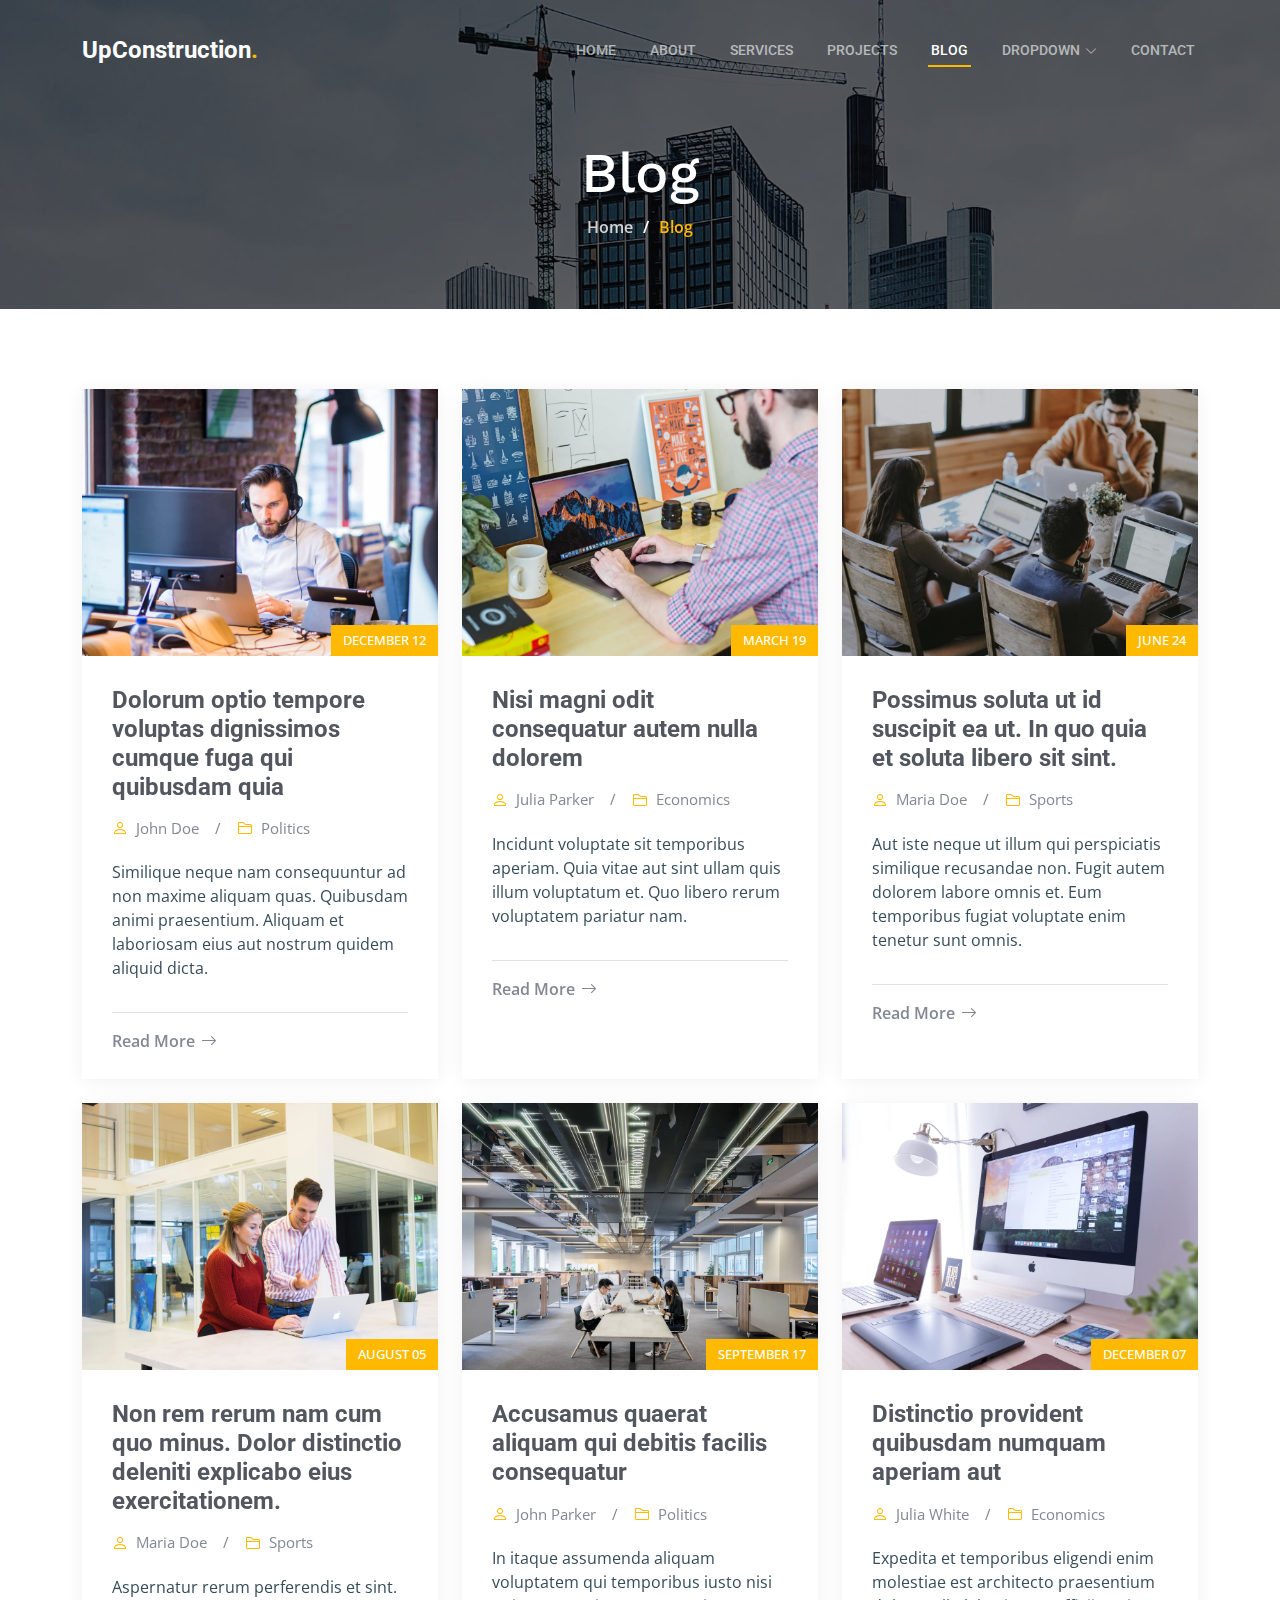
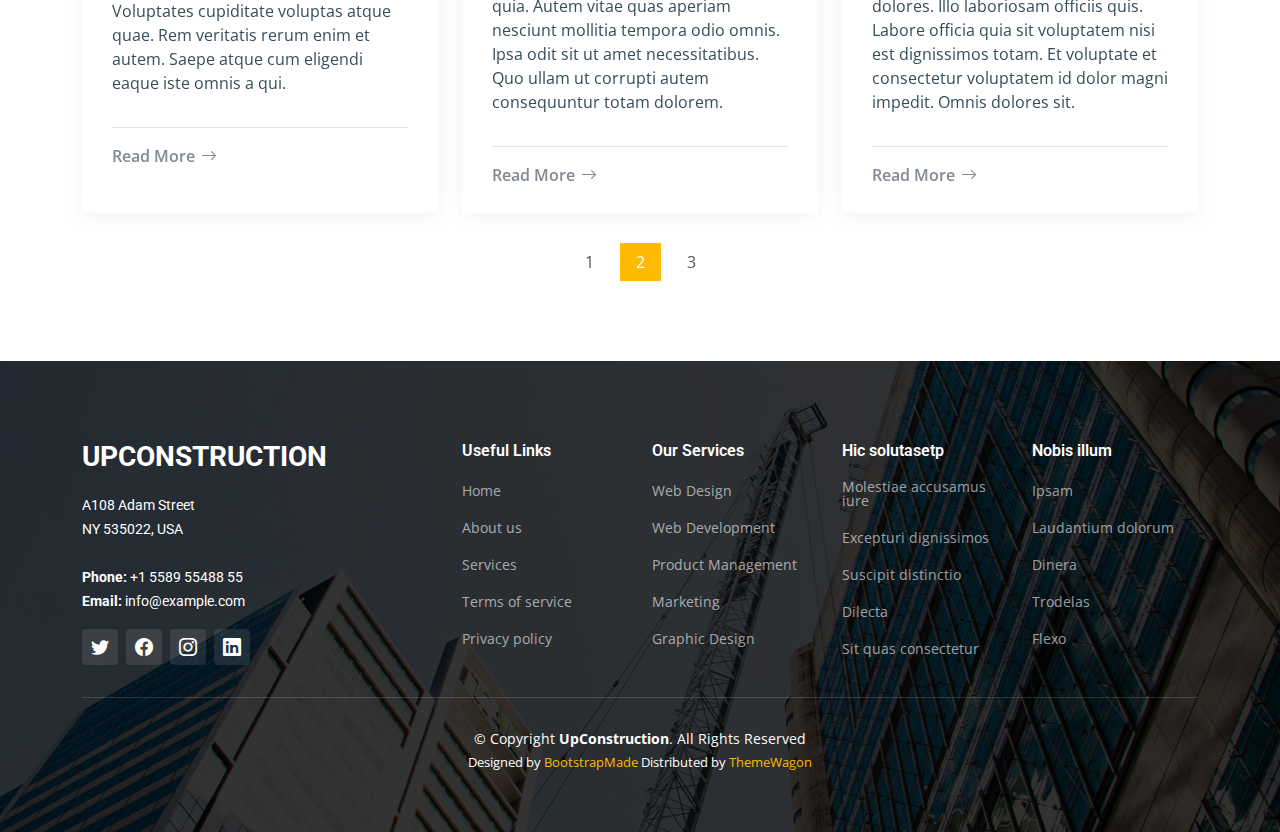
<file: website-layout/html/UpConstruction/blog.html>
<!DOCTYPE html>
<html lang="en">

<head>
  <meta charset="utf-8">
  <meta content="width=device-width, initial-scale=1.0" name="viewport">

  <title>UpConstruction Bootstrap Template - Blog</title>
  <meta content="" name="description">
  <meta content="" name="keywords">

  <!-- Favicons -->
  <link href="assets/img/favicon.png" rel="icon">
  <link href="assets/img/apple-touch-icon.png" rel="apple-touch-icon">

  <!-- Google Fonts -->
  <link rel="preconnect" href="https://fonts.googleapis.com">
  <link rel="preconnect" href="https://fonts.gstatic.com" crossorigin>
  <link
    href="https://fonts.googleapis.com/css2?family=Open+Sans:ital,wght@0,300;0,400;0,500;0,600;0,700;1,300;1,400;1,600;1,700&family=Roboto:ital,wght@0,300;0,400;0,500;0,600;0,700;1,300;1,400;1,500;1,600;1,700&family=Work+Sans:ital,wght@0,300;0,400;0,500;0,600;0,700;1,300;1,400;1,500;1,600;1,700&display=swap"
    rel="stylesheet">

  <!-- Vendor CSS Files -->
  <link href="assets/vendor/bootstrap/css/bootstrap.min.css" rel="stylesheet">
  <link href="assets/vendor/bootstrap-icons/bootstrap-icons.css" rel="stylesheet">
  <link href="assets/vendor/fontawesome-free/css/all.min.css" rel="stylesheet">
  <link href="assets/vendor/aos/aos.css" rel="stylesheet">
  <link href="assets/vendor/glightbox/css/glightbox.min.css" rel="stylesheet">
  <link href="assets/vendor/swiper/swiper-bundle.min.css" rel="stylesheet">

  <!-- Template Main CSS File -->
  <link href="assets/css/main.css" rel="stylesheet">

  <!-- =======================================================
  * Template Name: UpConstruction - v1.3.0
  * Template URL: https://bootstrapmade.com/upconstruction-bootstrap-construction-website-template/
  * Author: BootstrapMade.com
  * License: https://bootstrapmade.com/license/
  ======================================================== -->
</head>

<body>

  <!-- ======= Header ======= -->
  <header id="header" class="header d-flex align-items-center">
    <div class="container-fluid container-xl d-flex align-items-center justify-content-between">

      <a href="index.html" class="logo d-flex align-items-center">
        <!-- Uncomment the line below if you also wish to use an image logo -->
        <!-- <img src="assets/img/logo.png" alt=""> -->
        <h1>UpConstruction<span>.</span></h1>
      </a>

      <i class="mobile-nav-toggle mobile-nav-show bi bi-list"></i>
      <i class="mobile-nav-toggle mobile-nav-hide d-none bi bi-x"></i>
      <nav id="navbar" class="navbar">
        <ul>
          <li><a href="index.html">Home</a></li>
          <li><a href="about.html">About</a></li>
          <li><a href="services.html">Services</a></li>
          <li><a href="projects.html">Projects</a></li>
          <li><a href="blog.html" class="active">Blog</a></li>
          <li class="dropdown"><a href="#"><span>Dropdown</span> <i
                class="bi bi-chevron-down dropdown-indicator"></i></a>
            <ul>
              <li><a href="#">Dropdown 1</a></li>
              <li class="dropdown"><a href="#"><span>Deep Dropdown</span> <i
                    class="bi bi-chevron-down dropdown-indicator"></i></a>
                <ul>
                  <li><a href="#">Deep Dropdown 1</a></li>
                  <li><a href="#">Deep Dropdown 2</a></li>
                  <li><a href="#">Deep Dropdown 3</a></li>
                  <li><a href="#">Deep Dropdown 4</a></li>
                  <li><a href="#">Deep Dropdown 5</a></li>
                </ul>
              </li>
              <li><a href="#">Dropdown 2</a></li>
              <li><a href="#">Dropdown 3</a></li>
              <li><a href="#">Dropdown 4</a></li>
            </ul>
          </li>
          <li><a href="contact.html">Contact</a></li>
        </ul>
      </nav><!-- .navbar -->

    </div>
  </header><!-- End Header -->

  <main id="main">

    <!-- ======= Breadcrumbs ======= -->
    <div class="breadcrumbs d-flex align-items-center" style="background-image: url('assets/img/breadcrumbs-bg.jpg');">
      <div class="container position-relative d-flex flex-column align-items-center" data-aos="fade">

        <h2>Blog</h2>
        <ol>
          <li><a href="index.html">Home</a></li>
          <li>Blog</li>
        </ol>

      </div>
    </div><!-- End Breadcrumbs -->

    <!-- ======= Blog Section ======= -->
    <section id="blog" class="blog">
      <div class="container" data-aos="fade-up" data-aos-delay="100">

        <div class="row gy-4 posts-list">

          <div class="col-xl-4 col-md-6">
            <div class="post-item position-relative h-100">

              <div class="post-img position-relative overflow-hidden">
                <img src="assets/img/blog/blog-1.jpg" class="img-fluid" alt="">
                <span class="post-date">December 12</span>
              </div>

              <div class="post-content d-flex flex-column">

                <h3 class="post-title">Dolorum optio tempore voluptas dignissimos cumque fuga qui quibusdam quia</h3>

                <div class="meta d-flex align-items-center">
                  <div class="d-flex align-items-center">
                    <i class="bi bi-person"></i> <span class="ps-2">John Doe</span>
                  </div>
                  <span class="px-3 text-black-50">/</span>
                  <div class="d-flex align-items-center">
                    <i class="bi bi-folder2"></i> <span class="ps-2">Politics</span>
                  </div>
                </div>

                <p>
                  Similique neque nam consequuntur ad non maxime aliquam quas. Quibusdam animi praesentium. Aliquam et
                  laboriosam eius aut nostrum quidem aliquid dicta.
                </p>

                <hr>

                <a href="blog-details.html" class="readmore stretched-link"><span>Read More</span><i
                    class="bi bi-arrow-right"></i></a>

              </div>

            </div>
          </div><!-- End post list item -->

          <div class="col-xl-4 col-md-6">
            <div class="post-item position-relative h-100">

              <div class="post-img position-relative overflow-hidden">
                <img src="assets/img/blog/blog-2.jpg" class="img-fluid" alt="">
                <span class="post-date">March 19</span>
              </div>

              <div class="post-content d-flex flex-column">

                <h3 class="post-title">Nisi magni odit consequatur autem nulla dolorem</h3>

                <div class="meta d-flex align-items-center">
                  <div class="d-flex align-items-center">
                    <i class="bi bi-person"></i> <span class="ps-2">Julia Parker</span>
                  </div>
                  <span class="px-3 text-black-50">/</span>
                  <div class="d-flex align-items-center">
                    <i class="bi bi-folder2"></i> <span class="ps-2">Economics</span>
                  </div>
                </div>

                <p>
                  Incidunt voluptate sit temporibus aperiam. Quia vitae aut sint ullam quis illum voluptatum et. Quo
                  libero rerum voluptatem pariatur nam.
                </p>

                <hr>

                <a href="blog-details.html" class="readmore stretched-link"><span>Read More</span><i
                    class="bi bi-arrow-right"></i></a>

              </div>

            </div>
          </div><!-- End post list item -->

          <div class="col-xl-4 col-md-6">
            <div class="post-item position-relative h-100">

              <div class="post-img position-relative overflow-hidden">
                <img src="assets/img/blog/blog-3.jpg" class="img-fluid" alt="">
                <span class="post-date">June 24</span>
              </div>

              <div class="post-content d-flex flex-column">

                <h3 class="post-title">Possimus soluta ut id suscipit ea ut. In quo quia et soluta libero sit sint.</h3>

                <div class="meta d-flex align-items-center">
                  <div class="d-flex align-items-center">
                    <i class="bi bi-person"></i> <span class="ps-2">Maria Doe</span>
                  </div>
                  <span class="px-3 text-black-50">/</span>
                  <div class="d-flex align-items-center">
                    <i class="bi bi-folder2"></i> <span class="ps-2">Sports</span>
                  </div>
                </div>

                <p>
                  Aut iste neque ut illum qui perspiciatis similique recusandae non. Fugit autem dolorem labore omnis
                  et. Eum temporibus fugiat voluptate enim tenetur sunt omnis.
                </p>

                <hr>

                <a href="blog-details.html" class="readmore stretched-link"><span>Read More</span><i
                    class="bi bi-arrow-right"></i></a>

              </div>

            </div>
          </div><!-- End post list item -->

          <div class="col-xl-4 col-md-6">
            <div class="post-item position-relative h-100">

              <div class="post-img position-relative overflow-hidden">
                <img src="assets/img/blog/blog-4.jpg" class="img-fluid" alt="">
                <span class="post-date">August 05</span>
              </div>

              <div class="post-content d-flex flex-column">

                <h3 class="post-title">Non rem rerum nam cum quo minus. Dolor distinctio deleniti explicabo eius
                  exercitationem.</h3>

                <div class="meta d-flex align-items-center">
                  <div class="d-flex align-items-center">
                    <i class="bi bi-person"></i> <span class="ps-2">Maria Doe</span>
                  </div>
                  <span class="px-3 text-black-50">/</span>
                  <div class="d-flex align-items-center">
                    <i class="bi bi-folder2"></i> <span class="ps-2">Sports</span>
                  </div>
                </div>

                <p>
                  Aspernatur rerum perferendis et sint. Voluptates cupiditate voluptas atque quae. Rem veritatis rerum
                  enim et autem. Saepe atque cum eligendi eaque iste omnis a qui.
                </p>

                <hr>

                <a href="blog-details.html" class="readmore stretched-link"><span>Read More</span><i
                    class="bi bi-arrow-right"></i></a>

              </div>

            </div>
          </div><!-- End post list item -->

          <div class="col-xl-4 col-md-6">
            <div class="post-item position-relative h-100">

              <div class="post-img position-relative overflow-hidden">
                <img src="assets/img/blog/blog-5.jpg" class="img-fluid" alt="">
                <span class="post-date">September 17</span>
              </div>

              <div class="post-content d-flex flex-column">

                <h3 class="post-title">Accusamus quaerat aliquam qui debitis facilis consequatur</h3>

                <div class="meta d-flex align-items-center">
                  <div class="d-flex align-items-center">
                    <i class="bi bi-person"></i> <span class="ps-2">John Parker</span>
                  </div>
                  <span class="px-3 text-black-50">/</span>
                  <div class="d-flex align-items-center">
                    <i class="bi bi-folder2"></i> <span class="ps-2">Politics</span>
                  </div>
                </div>

                <p>
                  In itaque assumenda aliquam voluptatem qui temporibus iusto nisi quia. Autem vitae quas aperiam
                  nesciunt mollitia tempora odio omnis. Ipsa odit sit ut amet necessitatibus. Quo ullam ut corrupti
                  autem consequuntur totam dolorem.
                </p>

                <hr>

                <a href="blog-details.html" class="readmore stretched-link"><span>Read More</span><i
                    class="bi bi-arrow-right"></i></a>

              </div>

            </div>
          </div><!-- End post list item -->

          <div class="col-xl-4 col-md-6">
            <div class="post-item position-relative h-100">

              <div class="post-img position-relative overflow-hidden">
                <img src="assets/img/blog/blog-6.jpg" class="img-fluid" alt="">
                <span class="post-date">December 07</span>
              </div>

              <div class="post-content d-flex flex-column">

                <h3 class="post-title">Distinctio provident quibusdam numquam aperiam aut</h3>

                <div class="meta d-flex align-items-center">
                  <div class="d-flex align-items-center">
                    <i class="bi bi-person"></i> <span class="ps-2">Julia White</span>
                  </div>
                  <span class="px-3 text-black-50">/</span>
                  <div class="d-flex align-items-center">
                    <i class="bi bi-folder2"></i> <span class="ps-2">Economics</span>
                  </div>
                </div>

                <p>
                  Expedita et temporibus eligendi enim molestiae est architecto praesentium dolores. Illo laboriosam
                  officiis quis. Labore officia quia sit voluptatem nisi est dignissimos totam. Et voluptate et
                  consectetur voluptatem id dolor magni impedit. Omnis dolores sit.
                </p>

                <hr>

                <a href="blog-details.html" class="readmore stretched-link"><span>Read More</span><i
                    class="bi bi-arrow-right"></i></a>

              </div>

            </div>
          </div><!-- End post list item -->

        </div><!-- End blog posts list -->

        <div class="blog-pagination">
          <ul class="justify-content-center">
            <li><a href="#">1</a></li>
            <li class="active"><a href="#">2</a></li>
            <li><a href="#">3</a></li>
          </ul>
        </div><!-- End blog pagination -->

      </div>
    </section><!-- End Blog Section -->

  </main><!-- End #main -->

  <!-- ======= Footer ======= -->
  <footer id="footer" class="footer">

    <div class="footer-content position-relative">
      <div class="container">
        <div class="row">

          <div class="col-lg-4 col-md-6">
            <div class="footer-info">
              <h3>UpConstruction</h3>
              <p>
                A108 Adam Street <br>
                NY 535022, USA<br><br>
                <strong>Phone:</strong> +1 5589 55488 55<br>
                <strong>Email:</strong> info@example.com<br>
              </p>
              <div class="social-links d-flex mt-3">
                <a href="#" class="d-flex align-items-center justify-content-center"><i class="bi bi-twitter"></i></a>
                <a href="#" class="d-flex align-items-center justify-content-center"><i class="bi bi-facebook"></i></a>
                <a href="#" class="d-flex align-items-center justify-content-center"><i class="bi bi-instagram"></i></a>
                <a href="#" class="d-flex align-items-center justify-content-center"><i class="bi bi-linkedin"></i></a>
              </div>
            </div>
          </div><!-- End footer info column-->

          <div class="col-lg-2 col-md-3 footer-links">
            <h4>Useful Links</h4>
            <ul>
              <li><a href="#">Home</a></li>
              <li><a href="#">About us</a></li>
              <li><a href="#">Services</a></li>
              <li><a href="#">Terms of service</a></li>
              <li><a href="#">Privacy policy</a></li>
            </ul>
          </div><!-- End footer links column-->

          <div class="col-lg-2 col-md-3 footer-links">
            <h4>Our Services</h4>
            <ul>
              <li><a href="#">Web Design</a></li>
              <li><a href="#">Web Development</a></li>
              <li><a href="#">Product Management</a></li>
              <li><a href="#">Marketing</a></li>
              <li><a href="#">Graphic Design</a></li>
            </ul>
          </div><!-- End footer links column-->

          <div class="col-lg-2 col-md-3 footer-links">
            <h4>Hic solutasetp</h4>
            <ul>
              <li><a href="#">Molestiae accusamus iure</a></li>
              <li><a href="#">Excepturi dignissimos</a></li>
              <li><a href="#">Suscipit distinctio</a></li>
              <li><a href="#">Dilecta</a></li>
              <li><a href="#">Sit quas consectetur</a></li>
            </ul>
          </div><!-- End footer links column-->

          <div class="col-lg-2 col-md-3 footer-links">
            <h4>Nobis illum</h4>
            <ul>
              <li><a href="#">Ipsam</a></li>
              <li><a href="#">Laudantium dolorum</a></li>
              <li><a href="#">Dinera</a></li>
              <li><a href="#">Trodelas</a></li>
              <li><a href="#">Flexo</a></li>
            </ul>
          </div><!-- End footer links column-->

        </div>
      </div>
    </div>

    <div class="footer-legal text-center position-relative">
      <div class="container">
        <div class="copyright">
          &copy; Copyright <strong><span>UpConstruction</span></strong>. All Rights Reserved
        </div>
        <div class="credits">
          <!-- All the links in the footer should remain intact. -->
          <!-- You can delete the links only if you purchased the pro version. -->
          <!-- Licensing information: https://bootstrapmade.com/license/ -->
          <!-- Purchase the pro version with working PHP/AJAX contact form: https://bootstrapmade.com/upconstruction-bootstrap-construction-website-template/ -->
          Designed by <a href="https://bootstrapmade.com/">BootstrapMade</a> Distributed by <a
            href="https://themewagon.com">ThemeWagon</a>
        </div>
      </div>
    </div>

  </footer>
  <!-- End Footer -->

  <a href="#" class="scroll-top d-flex align-items-center justify-content-center"><i
      class="bi bi-arrow-up-short"></i></a>

  <div id="preloader"></div>

  <!-- Vendor JS Files -->
  <script src="assets/vendor/bootstrap/js/bootstrap.bundle.min.js"></script>
  <script src="assets/vendor/aos/aos.js"></script>
  <script src="assets/vendor/glightbox/js/glightbox.min.js"></script>
  <script src="assets/vendor/isotope-layout/isotope.pkgd.min.js"></script>
  <script src="assets/vendor/swiper/swiper-bundle.min.js"></script>
  <script src="assets/vendor/purecounter/purecounter_vanilla.js"></script>
  <script src="assets/vendor/php-email-form/validate.js"></script>

  <!-- Template Main JS File -->
  <script src="assets/js/main.js"></script>

</body>

</html>
</file>
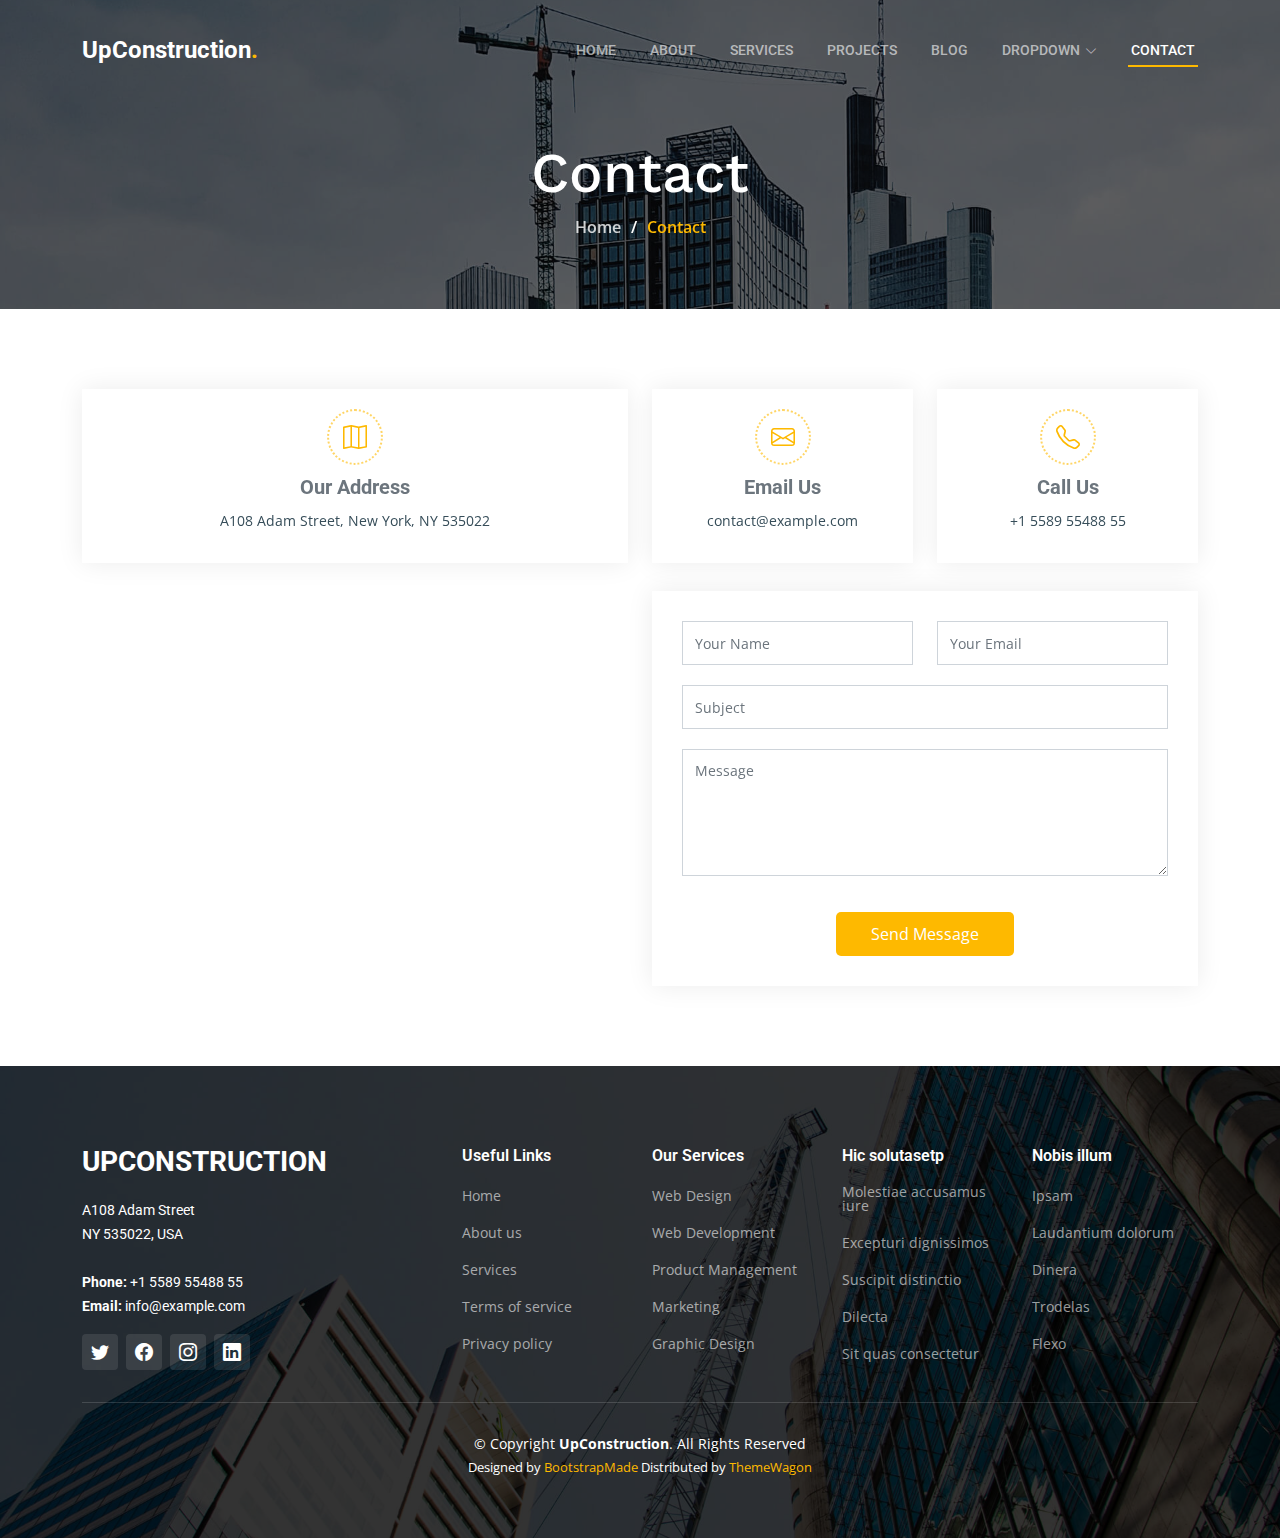
<file: website-layout/html/UpConstruction/contact.html>
<!DOCTYPE html>
<html lang="en">

<head>
  <meta charset="utf-8">
  <meta content="width=device-width, initial-scale=1.0" name="viewport">

  <title>UpConstruction Bootstrap Template - Contact</title>
  <meta content="" name="description">
  <meta content="" name="keywords">

  <!-- Favicons -->
  <link href="assets/img/favicon.png" rel="icon">
  <link href="assets/img/apple-touch-icon.png" rel="apple-touch-icon">

  <!-- Google Fonts -->
  <link rel="preconnect" href="https://fonts.googleapis.com">
  <link rel="preconnect" href="https://fonts.gstatic.com" crossorigin>
  <link
    href="https://fonts.googleapis.com/css2?family=Open+Sans:ital,wght@0,300;0,400;0,500;0,600;0,700;1,300;1,400;1,600;1,700&family=Roboto:ital,wght@0,300;0,400;0,500;0,600;0,700;1,300;1,400;1,500;1,600;1,700&family=Work+Sans:ital,wght@0,300;0,400;0,500;0,600;0,700;1,300;1,400;1,500;1,600;1,700&display=swap"
    rel="stylesheet">

  <!-- Vendor CSS Files -->
  <link href="assets/vendor/bootstrap/css/bootstrap.min.css" rel="stylesheet">
  <link href="assets/vendor/bootstrap-icons/bootstrap-icons.css" rel="stylesheet">
  <link href="assets/vendor/fontawesome-free/css/all.min.css" rel="stylesheet">
  <link href="assets/vendor/aos/aos.css" rel="stylesheet">
  <link href="assets/vendor/glightbox/css/glightbox.min.css" rel="stylesheet">
  <link href="assets/vendor/swiper/swiper-bundle.min.css" rel="stylesheet">

  <!-- Template Main CSS File -->
  <link href="assets/css/main.css" rel="stylesheet">

  <!-- =======================================================
  * Template Name: UpConstruction - v1.3.0
  * Template URL: https://bootstrapmade.com/upconstruction-bootstrap-construction-website-template/
  * Author: BootstrapMade.com
  * License: https://bootstrapmade.com/license/
  ======================================================== -->
</head>

<body>

  <!-- ======= Header ======= -->
  <header id="header" class="header d-flex align-items-center">
    <div class="container-fluid container-xl d-flex align-items-center justify-content-between">

      <a href="index.html" class="logo d-flex align-items-center">
        <!-- Uncomment the line below if you also wish to use an image logo -->
        <!-- <img src="assets/img/logo.png" alt=""> -->
        <h1>UpConstruction<span>.</span></h1>
      </a>

      <i class="mobile-nav-toggle mobile-nav-show bi bi-list"></i>
      <i class="mobile-nav-toggle mobile-nav-hide d-none bi bi-x"></i>
      <nav id="navbar" class="navbar">
        <ul>
          <li><a href="index.html">Home</a></li>
          <li><a href="about.html">About</a></li>
          <li><a href="services.html">Services</a></li>
          <li><a href="projects.html">Projects</a></li>
          <li><a href="blog.html">Blog</a></li>
          <li class="dropdown"><a href="#"><span>Dropdown</span> <i
                class="bi bi-chevron-down dropdown-indicator"></i></a>
            <ul>
              <li><a href="#">Dropdown 1</a></li>
              <li class="dropdown"><a href="#"><span>Deep Dropdown</span> <i
                    class="bi bi-chevron-down dropdown-indicator"></i></a>
                <ul>
                  <li><a href="#">Deep Dropdown 1</a></li>
                  <li><a href="#">Deep Dropdown 2</a></li>
                  <li><a href="#">Deep Dropdown 3</a></li>
                  <li><a href="#">Deep Dropdown 4</a></li>
                  <li><a href="#">Deep Dropdown 5</a></li>
                </ul>
              </li>
              <li><a href="#">Dropdown 2</a></li>
              <li><a href="#">Dropdown 3</a></li>
              <li><a href="#">Dropdown 4</a></li>
            </ul>
          </li>
          <li><a href="contact.html" class="active">Contact</a></li>
        </ul>
      </nav><!-- .navbar -->

    </div>
  </header><!-- End Header -->

  <main id="main">

    <!-- ======= Breadcrumbs ======= -->
    <div class="breadcrumbs d-flex align-items-center" style="background-image: url('assets/img/breadcrumbs-bg.jpg');">
      <div class="container position-relative d-flex flex-column align-items-center" data-aos="fade">

        <h2>Contact</h2>
        <ol>
          <li><a href="index.html">Home</a></li>
          <li>Contact</li>
        </ol>

      </div>
    </div><!-- End Breadcrumbs -->

    <!-- ======= Contact Section ======= -->
    <section id="contact" class="contact">
      <div class="container" data-aos="fade-up" data-aos-delay="100">

        <div class="row gy-4">
          <div class="col-lg-6">
            <div class="info-item  d-flex flex-column justify-content-center align-items-center">
              <i class="bi bi-map"></i>
              <h3>Our Address</h3>
              <p>A108 Adam Street, New York, NY 535022</p>
            </div>
          </div><!-- End Info Item -->

          <div class="col-lg-3 col-md-6">
            <div class="info-item d-flex flex-column justify-content-center align-items-center">
              <i class="bi bi-envelope"></i>
              <h3>Email Us</h3>
              <p>contact@example.com</p>
            </div>
          </div><!-- End Info Item -->

          <div class="col-lg-3 col-md-6">
            <div class="info-item  d-flex flex-column justify-content-center align-items-center">
              <i class="bi bi-telephone"></i>
              <h3>Call Us</h3>
              <p>+1 5589 55488 55</p>
            </div>
          </div><!-- End Info Item -->

        </div>

        <div class="row gy-4 mt-1">

          <div class="col-lg-6 ">
            <iframe
              src="https://www.google.com/maps/embed?pb=!1m14!1m8!1m3!1d12097.433213460943!2d-74.0062269!3d40.7101282!3m2!1i1024!2i768!4f13.1!3m3!1m2!1s0x0%3A0xb89d1fe6bc499443!2sDowntown+Conference+Center!5e0!3m2!1smk!2sbg!4v1539943755621"
              frameborder="0" style="border:0; width: 100%; height: 384px;" allowfullscreen></iframe>
          </div><!-- End Google Maps -->

          <div class="col-lg-6">
            <form action="forms/contact.php" method="post" role="form" class="php-email-form">
              <div class="row gy-4">
                <div class="col-lg-6 form-group">
                  <input type="text" name="name" class="form-control" id="name" placeholder="Your Name" required>
                </div>
                <div class="col-lg-6 form-group">
                  <input type="email" class="form-control" name="email" id="email" placeholder="Your Email" required>
                </div>
              </div>
              <div class="form-group">
                <input type="text" class="form-control" name="subject" id="subject" placeholder="Subject" required>
              </div>
              <div class="form-group">
                <textarea class="form-control" name="message" rows="5" placeholder="Message" required></textarea>
              </div>
              <div class="my-3">
                <div class="loading">Loading</div>
                <div class="error-message"></div>
                <div class="sent-message">Your message has been sent. Thank you!</div>
              </div>
              <div class="text-center"><button type="submit">Send Message</button></div>
            </form>
          </div><!-- End Contact Form -->

        </div>

      </div>
    </section><!-- End Contact Section -->

  </main><!-- End #main -->

  <!-- ======= Footer ======= -->
  <footer id="footer" class="footer">

    <div class="footer-content position-relative">
      <div class="container">
        <div class="row">

          <div class="col-lg-4 col-md-6">
            <div class="footer-info">
              <h3>UpConstruction</h3>
              <p>
                A108 Adam Street <br>
                NY 535022, USA<br><br>
                <strong>Phone:</strong> +1 5589 55488 55<br>
                <strong>Email:</strong> info@example.com<br>
              </p>
              <div class="social-links d-flex mt-3">
                <a href="#" class="d-flex align-items-center justify-content-center"><i class="bi bi-twitter"></i></a>
                <a href="#" class="d-flex align-items-center justify-content-center"><i class="bi bi-facebook"></i></a>
                <a href="#" class="d-flex align-items-center justify-content-center"><i class="bi bi-instagram"></i></a>
                <a href="#" class="d-flex align-items-center justify-content-center"><i class="bi bi-linkedin"></i></a>
              </div>
            </div>
          </div><!-- End footer info column-->

          <div class="col-lg-2 col-md-3 footer-links">
            <h4>Useful Links</h4>
            <ul>
              <li><a href="#">Home</a></li>
              <li><a href="#">About us</a></li>
              <li><a href="#">Services</a></li>
              <li><a href="#">Terms of service</a></li>
              <li><a href="#">Privacy policy</a></li>
            </ul>
          </div><!-- End footer links column-->

          <div class="col-lg-2 col-md-3 footer-links">
            <h4>Our Services</h4>
            <ul>
              <li><a href="#">Web Design</a></li>
              <li><a href="#">Web Development</a></li>
              <li><a href="#">Product Management</a></li>
              <li><a href="#">Marketing</a></li>
              <li><a href="#">Graphic Design</a></li>
            </ul>
          </div><!-- End footer links column-->

          <div class="col-lg-2 col-md-3 footer-links">
            <h4>Hic solutasetp</h4>
            <ul>
              <li><a href="#">Molestiae accusamus iure</a></li>
              <li><a href="#">Excepturi dignissimos</a></li>
              <li><a href="#">Suscipit distinctio</a></li>
              <li><a href="#">Dilecta</a></li>
              <li><a href="#">Sit quas consectetur</a></li>
            </ul>
          </div><!-- End footer links column-->

          <div class="col-lg-2 col-md-3 footer-links">
            <h4>Nobis illum</h4>
            <ul>
              <li><a href="#">Ipsam</a></li>
              <li><a href="#">Laudantium dolorum</a></li>
              <li><a href="#">Dinera</a></li>
              <li><a href="#">Trodelas</a></li>
              <li><a href="#">Flexo</a></li>
            </ul>
          </div><!-- End footer links column-->

        </div>
      </div>
    </div>

    <div class="footer-legal text-center position-relative">
      <div class="container">
        <div class="copyright">
          &copy; Copyright <strong><span>UpConstruction</span></strong>. All Rights Reserved
        </div>
        <div class="credits">
          <!-- All the links in the footer should remain intact. -->
          <!-- You can delete the links only if you purchased the pro version. -->
          <!-- Licensing information: https://bootstrapmade.com/license/ -->
          <!-- Purchase the pro version with working PHP/AJAX contact form: https://bootstrapmade.com/upconstruction-bootstrap-construction-website-template/ -->
          Designed by <a href="https://bootstrapmade.com/">BootstrapMade</a> Distributed by <a
            href="https://themewagon.com">ThemeWagon</a>
        </div>
      </div>
    </div>

  </footer>
  <!-- End Footer -->

  <a href="#" class="scroll-top d-flex align-items-center justify-content-center"><i
      class="bi bi-arrow-up-short"></i></a>

  <div id="preloader"></div>

  <!-- Vendor JS Files -->
  <script src="assets/vendor/bootstrap/js/bootstrap.bundle.min.js"></script>
  <script src="assets/vendor/aos/aos.js"></script>
  <script src="assets/vendor/glightbox/js/glightbox.min.js"></script>
  <script src="assets/vendor/isotope-layout/isotope.pkgd.min.js"></script>
  <script src="assets/vendor/swiper/swiper-bundle.min.js"></script>
  <script src="assets/vendor/purecounter/purecounter_vanilla.js"></script>
  <script src="assets/vendor/php-email-form/validate.js"></script>

  <!-- Template Main JS File -->
  <script src="assets/js/main.js"></script>

</body>

</html>
</file>
<file: website-layout/html/AtlantAvto/css/index.css>
@import url("https://fonts.googleapis.com/css2?family=MuseoModerno:wght@900&display=swap");
@font-face {
  font-family: 'Museo Sans Cyrl';
  src: url("../fonts/museo_sans_cyrl_100.ttf");
  src: url("../fonts/museo_sans_cyrl_300.ttf");
  src: url("../fonts/museo_sans_cyrl_500.ttf");
  src: url("../fonts/museo_sans_cyrl_700.ttf");
  src: url("../fonts/museo_sans_cyrl_900.ttf");
}

body {
  min-width: 320px;
}

*, *::before, *::after {
  -webkit-box-sizing: border-box;
          box-sizing: border-box;
}

nav, footer, header, aside {
  display: block;
}

html, body {
  height: 100%;
  width: 100%;
  font-size: 100%;
  font-size: 14px;
  line-height: 1;
}

input, button, textarea {
  font-family: inherit;
}

input::-ms-clear {
  display: none;
}

button {
  cursor: pointer;
}

button::-moz-focus-inner {
  padding: 0;
  border: 0;
}

a, a:visited {
  text-decoration: none;
  color: inherit;
}

a:hover {
  text-decoration: none;
}

ul li {
  list-style: none;
}

img {
  vertical-align: top;
}

h1, h2, h3, h4, h5, h6 {
  font-size: inherit;
  font-weight: 400;
}

.containerHeader1320px {
  z-index: 30;
}

.containerHeader1320px .row {
  display: -webkit-box;
  display: -ms-flexbox;
  display: flex;
  -webkit-box-align: center;
      -ms-flex-align: center;
          align-items: center;
  min-height: 110px;
}

.containerHeader1320px .row .logo {
  display: -webkit-box;
  display: -ms-flexbox;
  display: flex;
  -webkit-box-orient: horizontal;
  -webkit-box-direction: normal;
      -ms-flex-direction: row;
          flex-direction: row;
  -webkit-box-align: start;
      -ms-flex-align: start;
          align-items: flex-start;
  margin-right: 45px;
}

.containerHeader1320px .row .logo h5 {
  margin-top: 6px;
  margin-left: 10px;
  font-family: MuseoModerno;
  font-weight: 900;
  font-size: 14px;
  line-height: 140%;
}

.containerHeader1320px .row .location {
  display: -webkit-box;
  display: -ms-flexbox;
  display: flex;
  -webkit-box-orient: horizontal;
  -webkit-box-direction: normal;
      -ms-flex-direction: row;
          flex-direction: row;
  -webkit-box-align: start;
      -ms-flex-align: start;
          align-items: flex-start;
  margin-right: 20px;
}

.containerHeader1320px .row .location p {
  margin-left: 10px;
  font-weight: 400;
  font-size: 14px;
  line-height: 140%;
}

.containerHeader1320px .row .search {
  display: -webkit-box;
  display: -ms-flexbox;
  display: flex;
  -webkit-box-pack: start;
      -ms-flex-pack: start;
          justify-content: flex-start;
  position: relative;
  margin-right: 20px;
}

.containerHeader1320px .row .search input {
  padding-left: 15px;
  width: 320px;
  height: 50px;
}

.containerHeader1320px .row .search img {
  position: absolute;
  right: 30px;
  top: 15px;
}

.containerHeader1320px .row .graph {
  display: -webkit-box;
  display: -ms-flexbox;
  display: flex;
  -webkit-box-orient: horizontal;
  -webkit-box-direction: normal;
      -ms-flex-direction: row;
          flex-direction: row;
  -webkit-box-align: start;
      -ms-flex-align: start;
          align-items: flex-start;
  margin-right: 30px;
}

.containerHeader1320px .row .graph p {
  margin-left: 10px;
  font-weight: 400;
  font-size: 14px;
  line-height: 140%;
}

.containerHeader1320px .row .contacts {
  display: -webkit-box;
  display: -ms-flexbox;
  display: flex;
  -webkit-box-orient: horizontal;
  -webkit-box-direction: normal;
      -ms-flex-direction: row;
          flex-direction: row;
  -webkit-box-align: start;
      -ms-flex-align: start;
          align-items: flex-start;
  margin-right: 30px;
}

.containerHeader1320px .row .contacts img {
  margin-top: 7px;
}

.containerHeader1320px .row .contacts .phone {
  display: -webkit-box;
  display: -ms-flexbox;
  display: flex;
  -webkit-box-orient: vertical;
  -webkit-box-direction: normal;
      -ms-flex-direction: column;
          flex-direction: column;
  margin-left: 10px;
}

.containerHeader1320px .row .contacts .phone h4 {
  margin: 0;
  font-weight: 500;
  font-size: 22px;
  line-height: 140%;
}

.containerHeader1320px .row .contacts .phone p {
  margin-left: 17px;
  font-size: 12px;
  line-height: 140%;
  color: #5B5B5B;
}

.containerHeader1320px .row .headerButton {
  display: -webkit-box;
  display: -ms-flexbox;
  display: flex;
  -webkit-box-align: center;
      -ms-flex-align: center;
          align-items: center;
  -webkit-box-pack: center;
      -ms-flex-pack: center;
          justify-content: center;
  min-width: 145px;
  height: 50px;
  font-weight: 500;
  font-size: 12px;
  line-height: 140%;
  color: #F5F5F5;
  background: -o-radial-gradient(152% 2161.08% at -8.21% 0%, #4B97DD 0%, #4BBADD 100%);
  background: radial-gradient(152% 2161.08% at -8.21% 0%, #4B97DD 0%, #4BBADD 100%);
  border: none;
  border-radius: 5px;
  text-decoration: none;
}

.containerHeader1320px .row .headerButton:hover {
  background: -o-radial-gradient(152% 2161.08% at -8.21% 0%, #2a84d8 0%, #28b4de 100%);
  background: radial-gradient(152% 2161.08% at -8.21% 0%, #2a84d8 0%, #28b4de 100%);
  color: #000;
  cursor: pointer;
}

@media (max-width: 1400px) {
  .containerHeader1320px {
    display: none;
  }
}

.containerHeaderMobile {
  z-index: 30;
}

.containerHeaderMobile .rowHeaderMobile {
  display: -webkit-box;
  display: -ms-flexbox;
  display: flex;
  -webkit-box-align: center;
      -ms-flex-align: center;
          align-items: center;
  height: 60px;
}

.containerHeaderMobile .rowHeaderMobile .burger {
  display: block;
  width: 74px;
  height: 50px;
  position: relative;
  z-index: 32;
}

.containerHeaderMobile .rowHeaderMobile .burger span, .containerHeaderMobile .rowHeaderMobile .burger span::before, .containerHeaderMobile .rowHeaderMobile .burger span::after {
  position: absolute;
  top: 0;
  bottom: 0;
  left: 0;
  right: 0;
  margin: auto;
  width: 30px;
  height: 3px;
  background: #5B5B5B;
  border-radius: 2px;
}

.containerHeaderMobile .rowHeaderMobile .burger span::before, .containerHeaderMobile .rowHeaderMobile .burger span::after {
  content: '';
  -webkit-transition: 0.2s;
  -o-transition: 0.2s;
  transition: 0.2s;
}

.containerHeaderMobile .rowHeaderMobile .burger span::before {
  -webkit-transform: translateY(-7px);
      -ms-transform: translateY(-7px);
          transform: translateY(-7px);
}

.containerHeaderMobile .rowHeaderMobile .burger span::after {
  -webkit-transform: translateY(7px);
      -ms-transform: translateY(7px);
          transform: translateY(7px);
}

.containerHeaderMobile .rowHeaderMobile .burger:hover {
  cursor: pointer;
}

.containerHeaderMobile .rowHeaderMobile .burger_active span {
  height: 0;
}

.containerHeaderMobile .rowHeaderMobile .burger_active span:before {
  -webkit-transform: rotate(45deg);
      -ms-transform: rotate(45deg);
          transform: rotate(45deg);
}

.containerHeaderMobile .rowHeaderMobile .burger_active span:after {
  -webkit-transform: rotate(-45deg);
      -ms-transform: rotate(-45deg);
          transform: rotate(-45deg);
}

.containerHeaderMobile .rowHeaderMobile .logo {
  display: -webkit-box;
  display: -ms-flexbox;
  display: flex;
  -webkit-box-orient: horizontal;
  -webkit-box-direction: normal;
      -ms-flex-direction: row;
          flex-direction: row;
  -webkit-box-align: center;
      -ms-flex-align: center;
          align-items: center;
}

.containerHeaderMobile .rowHeaderMobile .logo img {
  width: 30px;
  height: 30px;
}

.containerHeaderMobile .rowHeaderMobile .logo h5 {
  margin: 0;
  margin-left: 10px;
  font-family: MuseoModerno;
  font-weight: 900;
  font-size: 10px;
}

.containerHeaderMobile .rowHeaderMobile .phone {
  display: -webkit-box;
  display: -ms-flexbox;
  display: flex;
  -webkit-box-pack: center;
      -ms-flex-pack: center;
          justify-content: center;
  -webkit-box-align: center;
      -ms-flex-align: center;
          align-items: center;
  margin: 0 19px;
  width: 36px;
  height: 36px;
  background: -o-radial-gradient(119.32% 1862.64% at -8.21% 0%, #FA544B 0%, #C54740 100%);
  background: radial-gradient(119.32% 1862.64% at -8.21% 0%, #FA544B 0%, #C54740 100%);
  border-radius: 5px;
}

@media (min-width: 1401px) {
  .containerHeaderMobile {
    display: none;
  }
}

.navBar .container-fluid {
  background: #2E2E2E;
  max-width: 1920px;
}

.navBar .container-fluid .container .row {
  display: -webkit-box;
  display: -ms-flexbox;
  display: flex;
  -webkit-box-align: center;
      -ms-flex-align: center;
          align-items: center;
  height: 60px;
  color: #fff;
}

.navBar .container-fluid .container .row .navigation {
  display: -webkit-box;
  display: -ms-flexbox;
  display: flex;
  -webkit-box-orient: horizontal;
  -webkit-box-direction: normal;
      -ms-flex-direction: row;
          flex-direction: row;
  -webkit-box-align: center;
      -ms-flex-align: center;
          align-items: center;
  -ms-flex-pack: distribute;
      justify-content: space-around;
  margin: 0;
}

.navBar .container-fluid .container .row .navigation .item {
  text-transform: uppercase;
  position: relative;
}

.navBar .container-fluid .container .row .navigation .item:hover {
  color: #a5a5a5;
  cursor: pointer;
}

.navBar .container-fluid .container .row .navigation .item:hover .dropdown-item {
  color: #000;
}

.navBar .container-fluid .container .row .navigation .item:hover a {
  color: #a5a5a5;
  cursor: pointer;
}

.navBar .container-fluid .container .row .navigation .item:before {
  content: '';
  position: absolute;
  top: 0;
  bottom: 0;
  margin: auto 0;
  left: -34px;
  height: 38px;
  width: 1px;
  background-color: #5B5B5B;
}

.navBar .container-fluid .container .row .navigation .item:last-child:after {
  content: '';
  position: absolute;
  top: 0;
  bottom: 0;
  margin: auto 0;
  right: -34px;
  height: 38px;
  width: 1px;
  background-color: #5B5B5B;
}

.navBar .container-fluid .container .row .navigation .item .dropdown-item {
  color: #000;
}

.navBar .container-fluid .container .row .navigation .item a {
  text-decoration: none;
  color: #fff;
}

@media (max-width: 1400px) {
  .navBar .container-fluid .container {
    display: none;
  }
}

.chooseBrend .container-fluid {
  max-width: 1920px;
  position: relative;
}

.chooseBrend .container-fluid .container .row .brends {
  z-index: 10;
}

.chooseBrend .container-fluid .container .row .brends__items {
  display: -ms-grid;
  display: grid;
  -ms-grid-columns: (1fr)[12];
      grid-template-columns: repeat(12, 1fr);
  row-gap: 20px;
  padding: 18px 46px 26px 46px;
  background: #fff;
  border-radius: 5px;
  overflow: auto;
}

.chooseBrend .container-fluid .container .row .brends__items .linkButton {
  display: -webkit-box;
  display: -ms-flexbox;
  display: flex;
  -webkit-box-align: center;
      -ms-flex-align: center;
          align-items: center;
  -webkit-box-pack: center;
      -ms-flex-pack: center;
          justify-content: center;
  gap: 18.5px;
  grid-column: span 2;
  -ms-flex-item-align: end;
      align-self: end;
  max-height: 50px;
  height: 100%;
  border: 2px solid #E0E0E0;
  border-radius: 5px;
  text-decoration: none;
  -webkit-transition: all 0.2s ease-in;
  -o-transition: all 0.2s ease-in;
  transition: all 0.2s ease-in;
}

.chooseBrend .container-fluid .container .row .brends__items .linkButton p {
  margin: 0;
  font-family: 'Museo Sans Cyrl';
  font-weight: 400;
  font-size: 14px;
  line-height: 140%;
  color: #000;
}

.chooseBrend .container-fluid .container .row .brends__items .linkButton:hover {
  background: #5b5b5b;
  border: 2px solid #000;
  cursor: pointer;
}

.chooseBrend .container-fluid .container .row .brends__items .linkButton:hover p {
  color: #fff;
}

.chooseBrend .container-fluid .container .row .brends__linkItem {
  text-decoration: none;
}

.chooseBrend .container-fluid .container .row .brends__item {
  display: -ms-grid;
  display: grid;
  -ms-grid-rows: auto 1fr;
      grid-template-rows: auto 1fr;
  justify-items: center;
  height: 80px;
}

.chooseBrend .container-fluid .container .row .brends__item p {
  margin: 0;
  -ms-flex-item-align: end;
      -ms-grid-row-align: end;
      align-self: end;
  font-family: 'Museo Sans Cyrl';
  font-size: 16px;
  line-height: 140%;
  letter-spacing: 0.02em;
  color: #000;
}

.chooseBrend .container-fluid .container .row .brends .rotate180deg {
  -webkit-transform: rotate(180deg);
      -ms-transform: rotate(180deg);
          transform: rotate(180deg);
}

@media (max-width: 1400px) {
  .chooseBrend .container-fluid .container .row .brends {
    display: none;
  }
}

.chooseBrend .container-fluid .container .row .text {
  color: #fff;
  padding: 0;
}

.chooseBrend .container-fluid .container .row .text h2 {
  position: relative;
  margin-top: 28px;
  margin-bottom: 0;
  font-family: 'Museo Sans Cyrl';
  font-weight: 700;
  font-size: 95px;
  line-height: 140%;
  letter-spacing: 0.02em;
  z-index: 3;
}

.chooseBrend .container-fluid .container .row .text h4 {
  position: relative;
  margin-top: 24px;
  margin-bottom: 0;
  font-family: 'Museo Sans Cyrl';
  font-weight: 700;
  font-size: 37px;
  line-height: 140%;
  letter-spacing: 0.02em;
  z-index: 3;
}

.chooseBrend .container-fluid .container .row .text a {
  display: -webkit-box;
  display: -ms-flexbox;
  display: flex;
  -webkit-box-align: center;
      -ms-flex-align: center;
          align-items: center;
  -webkit-box-pack: center;
      -ms-flex-pack: center;
          justify-content: center;
  position: relative;
  margin-top: 40px;
  max-width: 237px;
  width: 100%;
  min-height: 50px;
  font-weight: 500;
  font-size: 14px;
  line-height: 140%;
  color: #F5F5F5;
  background: -o-radial-gradient(152% 2161.08% at -8.21% 0%, #4B97DD 0%, #4BBADD 100%);
  background: radial-gradient(152% 2161.08% at -8.21% 0%, #4B97DD 0%, #4BBADD 100%);
  border: none;
  border-radius: 5px;
  text-decoration: none;
  z-index: 5;
}

.chooseBrend .container-fluid .container .row .text a:hover {
  background: -o-radial-gradient(152% 2161.08% at -8.21% 0%, #2a84d8 0%, #28b4de 100%);
  background: radial-gradient(152% 2161.08% at -8.21% 0%, #2a84d8 0%, #28b4de 100%);
  color: #000;
  cursor: pointer;
}

@media (max-width: 1920px) {
  .chooseBrend .container-fluid .container .row .text h2 {
    margin-top: 26px;
    font-size: 85px;
  }
  .chooseBrend .container-fluid .container .row .text h4 {
    margin-top: 20px;
    font-weight: 500;
    font-size: 33px;
  }
  .chooseBrend .container-fluid .container .row .text a {
    margin-top: 40px;
    max-width: 205px;
    font-weight: 400;
    font-size: 13px;
  }
}

@media (max-width: 1400px) {
  .chooseBrend .container-fluid .container .row .text h2 {
    margin-top: 28px;
    font-size: 72px;
  }
  .chooseBrend .container-fluid .container .row .text h4 {
    margin-top: 24px;
    font-weight: 500;
    font-size: 29px;
  }
  .chooseBrend .container-fluid .container .row .text a {
    margin-top: 40px;
    max-width: 182px;
    font-weight: 400;
    font-size: 12px;
  }
}

@media (max-width: 1200px) {
  .chooseBrend .container-fluid .container .row .text h2 {
    margin-top: 28px;
    font-size: 65px;
  }
  .chooseBrend .container-fluid .container .row .text h4 {
    margin-top: 24px;
    font-weight: 500;
    font-size: 27px;
  }
  .chooseBrend .container-fluid .container .row .text a {
    margin-top: 40px;
    max-width: 169px;
    font-weight: 400;
    font-size: 12px;
  }
}

@media (max-width: 992px) {
  .chooseBrend .container-fluid .container .row .text h2 {
    margin-top: 28px;
    font-size: 50px;
  }
  .chooseBrend .container-fluid .container .row .text h4 {
    margin-top: 24px;
    font-weight: 500;
    font-size: 24px;
  }
  .chooseBrend .container-fluid .container .row .text a {
    margin-top: 40px;
    max-width: 152px;
    min-height: 40px;
    font-weight: 400;
    font-size: 11px;
  }
}

@media (max-width: 767px) {
  .chooseBrend .container-fluid .container .row .text h2 {
    margin-top: 24px;
    font-size: 36px;
  }
  .chooseBrend .container-fluid .container .row .text h4 {
    margin-top: 16px;
    font-weight: 500;
    font-size: 20px;
  }
  .chooseBrend .container-fluid .container .row .text a {
    margin-top: 25px;
    max-width: 128px;
    min-height: 35px;
    font-weight: 400;
    font-size: 9px;
  }
}

@media (max-width: 576px) {
  .chooseBrend .container-fluid .container .row .text {
    padding: 0 10px;
  }
  .chooseBrend .container-fluid .container .row .text h2 {
    margin-top: 7px;
    font-size: 28px;
  }
  .chooseBrend .container-fluid .container .row .text h4 {
    margin-top: 5px;
    font-weight: 500;
    font-size: 16px;
  }
  .chooseBrend .container-fluid .container .row .text a {
    margin-top: 10px;
    max-width: 102px;
    min-height: 25px;
    font-weight: 400;
    font-size: 7px;
  }
}

.chooseBrend .container-fluid .backgroundZ0 {
  position: absolute;
  top: 0;
  max-width: 100%;
}

.chooseBrend .container-fluid .backgroundZ1 {
  position: absolute;
  top: 0;
  max-width: 100%;
  z-index: 3;
}

.chooseAvto .container .row {
  position: relative;
  max-width: 100%;
  margin: 10px 20px 0 20px;
  padding: 24px 36px 44px 36px;
  background: #EFEFEF;
  border-radius: 5px;
  z-index: 5;
}

.chooseAvto .container .row h3 {
  font-family: 'Museo Sans Cyrl';
  font-weight: 500;
  font-size: 21px;
  line-height: 140%;
  letter-spacing: 0.02em;
}

.chooseAvto .container .row .navBar {
  margin-top: 30px;
}

.chooseAvto .container .row .navBar form ul {
  display: -ms-grid;
  display: grid;
  -ms-grid-columns: 1fr;
      grid-template-columns: 1fr;
  -webkit-box-align: end;
      -ms-flex-align: end;
          align-items: end;
  gap: 20px;
}

.chooseAvto .container .row .navBar form ul .item {
  display: -webkit-box;
  display: -ms-flexbox;
  display: flex;
  -webkit-box-orient: vertical;
  -webkit-box-direction: normal;
      -ms-flex-direction: column;
          flex-direction: column;
  gap: 13px;
}

.chooseAvto .container .row .navBar form ul .item li {
  font-family: 'Museo Sans Cyrl';
  font-size: 12px;
  line-height: 140%;
  letter-spacing: 0.02em;
}

.chooseAvto .container .row .navBar form ul .item input {
  width: 100%;
  height: 50px;
  padding-left: 15px;
  border: 1px solid;
  border-radius: 5px;
}

.chooseAvto .container .row .navBar form ul button {
  display: -ms-grid;
  display: grid;
  place-items: center;
  width: 100%;
  height: 50px;
  color: #fff;
  background: -o-radial-gradient(152% 2161.08% at -8.21% 0%, #FA544B 0%, #C54740 100%);
  background: radial-gradient(152% 2161.08% at -8.21% 0%, #FA544B 0%, #C54740 100%);
  border-radius: 5px;
  font-weight: 500;
}

@media (min-width: 450px) {
  .chooseAvto .container .row {
    margin: 40px 20px 0 20px;
  }
  .chooseAvto .container .row h3 {
    font-size: 26px;
  }
}

@media (min-width: 576px) {
  .chooseAvto .container .row {
    margin: 25px 0 0 0;
  }
}

@media (min-width: 767px) {
  .chooseAvto .container .row {
    margin: 40px 0 0 0;
  }
  .chooseAvto .container .row .navBar form ul {
    -ms-grid-columns: 1fr 1fr;
        grid-template-columns: 1fr 1fr;
  }
  .chooseAvto .container .row .navBar form button {
    grid-column: span 2;
  }
}

@media (min-width: 992px) {
  .chooseAvto .container .row {
    margin: 100px 0 0 0;
  }
  .chooseAvto .container .row .navBar form ul {
    -ms-grid-columns: 1fr 1fr;
        grid-template-columns: 1fr 1fr;
  }
}

@media (min-width: 1200px) {
  .chooseAvto .container .row {
    margin: 170px 0 0 0;
  }
  .chooseAvto .container .row .navBar form ul {
    -ms-grid-columns: (1fr)[3];
        grid-template-columns: repeat(3, 1fr);
  }
  .chooseAvto .container .row .navBar form ul button {
    grid-column: span 3;
  }
}

@media (min-width: 1400px) {
  .chooseAvto .container .row {
    margin: 20px 0 0 0;
  }
  .chooseAvto .container .row .navBar form ul {
    -ms-grid-columns: (1fr)[7];
        grid-template-columns: repeat(7, 1fr);
  }
  .chooseAvto .container .row .navBar form ul button {
    grid-column: span 1;
  }
}

@media (min-width: 1740px) {
  .chooseAvto .container .row {
    margin: 150px 0 0 0;
  }
}

.service {
  margin: 60px 20px 0 20px;
}

.service .row {
  gap: 42px;
}

.service__items {
  display: -ms-grid;
  display: grid;
  -ms-grid-columns: (1fr)[5];
      grid-template-columns: repeat(5, 1fr);
  justify-items: center;
  min-height: 156px;
  background: -o-linear-gradient(340deg, #FCFCFC 0%, #eeeeee 20%, #FCFCFC 20%, #eeeeee 39%, #FCFCFC 39%, #eeeeee 59%, #FCFCFC 59%, #eeeeee 78%, #FCFCFC 78%, #eeeeee 100%);
  background: linear-gradient(110deg, #FCFCFC 0%, #eeeeee 20%, #FCFCFC 20%, #eeeeee 39%, #FCFCFC 39%, #eeeeee 59%, #FCFCFC 59%, #eeeeee 78%, #FCFCFC 78%, #eeeeee 100%);
  border-radius: 5px;
}

.service a {
  display: -ms-grid;
  display: grid;
  -webkit-box-align: end;
      -ms-flex-align: end;
          align-items: end;
  text-decoration: none;
  color: inherit;
}

.service a:hover {
  color: inherit;
}

.service__item {
  display: -ms-grid;
  display: grid;
}

.service__item img {
  max-width: 100%;
}

.service__text {
  display: -ms-grid;
  display: grid;
  -webkit-box-pack: center;
      -ms-flex-pack: center;
          justify-content: center;
}

.service__text h5 {
  font-family: 'Museo Sans Cyrl';
  font-weight: 500;
  font-size: 14px;
  line-height: 140%;
  letter-spacing: 0.02em;
}

.service__text p {
  font-family: 'Museo Sans Cyrl';
  font-weight: 700;
  font-size: 14px;
  line-height: 140%;
  letter-spacing: 0.02em;
}

.service__text span {
  font-family: 'Museo Sans Cyrl';
  color: #C54740;
}

.service h3 {
  font-family: 'Museo Sans Cyrl';
  font-weight: 500;
  font-size: 32px;
  line-height: 140%;
}

@media (min-width: 1400px) {
  .service {
    margin: 60px auto 0 auto;
  }
  .service__items {
    justify-items: start;
  }
  .service a {
    display: -ms-grid;
    display: grid;
    -webkit-box-align: center;
        -ms-flex-align: center;
            align-items: center;
  }
  .service__item {
    -ms-grid-columns: (1fr)[2];
        grid-template-columns: repeat(2, 1fr);
    -webkit-box-align: center;
        -ms-flex-align: center;
            align-items: center;
  }
  .service__text {
    display: block;
  }
}

@media (max-width: 992px) {
  .service {
    display: none;
  }
}

.offers {
  font-family: 'Museo Sans Cyrl';
  margin-top: 76px;
}

.offers .row {
  gap: 44px;
}

.offers .row .offers__viewAll {
  width: -webkit-fit-content;
  width: -moz-fit-content;
  width: fit-content;
  margin: 0 auto;
}

.offers__text {
  margin: 0;
  font-weight: 500;
  font-size: 32px;
}

.offers__galery {
  display: -webkit-box;
  display: -ms-flexbox;
  display: flex;
  margin-top: 44px;
}

.offers__galeryItems {
  display: -ms-grid;
  display: grid;
  -ms-grid-columns: (1fr)[2];
      grid-template-columns: repeat(2, 1fr);
  -webkit-column-gap: 20px;
          column-gap: 20px;
  width: 100%;
}

.offers__galeryItem {
  display: -webkit-box;
  display: -ms-flexbox;
  display: flex;
  -webkit-box-orient: vertical;
  -webkit-box-direction: normal;
      -ms-flex-direction: column;
          flex-direction: column;
  -webkit-box-pack: center;
      -ms-flex-pack: center;
          justify-content: center;
}

.offers__galeryItem img {
  width: 100%;
}

.offers__galeryTextContainer {
  display: -webkit-box;
  display: -ms-flexbox;
  display: flex;
  -webkit-box-orient: vertical;
  -webkit-box-direction: normal;
      -ms-flex-direction: column;
          flex-direction: column;
  padding: 0 20px 20px 20px;
}

.offers__galeryTextContainer h3 {
  margin: 0;
  display: -ms-grid;
  display: grid;
  grid-column: span 3;
  margin-top: 16px;
  font-weight: 500;
  font-size: 18px;
  line-height: 140%;
}

.offers__galeryPrice {
  display: -webkit-box;
  display: -ms-flexbox;
  display: flex;
  -webkit-box-align: center;
      -ms-flex-align: center;
          align-items: center;
  -webkit-box-pack: justify;
      -ms-flex-pack: justify;
          justify-content: space-between;
  margin-top: 12px;
}

.offers__galeryPrice .priceSale {
  margin: 0;
  font-weight: 300;
  font-size: 16px;
  line-height: 140%;
  letter-spacing: 0.02em;
  color: #5B5B5B;
}

.offers__galeryPrice .price {
  margin: 0;
  -ms-grid-column-align: end;
      justify-self: end;
  font-weight: 500;
  font-size: 20px;
  line-height: 140%;
  letter-spacing: 0.02em;
  color: #FA544B;
}

.offers hr {
  display: -webkit-box;
  display: -ms-flexbox;
  display: flex;
  margin: 10px 0;
  color: #000;
}

.offers__galeryTextInfo {
  display: -webkit-box;
  display: -ms-flexbox;
  display: flex;
  -webkit-box-pack: justify;
      -ms-flex-pack: justify;
          justify-content: space-between;
}

.offers__galeryTextInfoItem p {
  margin: 0;
  font-size: 10px;
  color: #5B5B5B;
}

.offers__galeryTextInfoItem h5 {
  margin: 0;
  font-weight: 400;
  font-size: 14px;
}

.offers__more {
  display: -ms-grid;
  display: grid;
  grid-column: span 3;
  margin-top: 12px;
}

.offers__more button {
  background: -o-radial-gradient(100.17% 3654.2% at 6.13% 19%, #4BBADD 0%, #4B97DD 100%);
  background: radial-gradient(100.17% 3654.2% at 6.13% 19%, #4BBADD 0%, #4B97DD 100%);
  color: #fff;
  font-weight: 500;
  border: none;
  height: 50px;
  border-radius: 5px;
}

.offers__more button:hover {
  background: -o-radial-gradient(100.17% 3654.2% at 6.13% 19%, #0098c6 0%, #1876cf 100%);
  background: radial-gradient(100.17% 3654.2% at 6.13% 19%, #0098c6 0%, #1876cf 100%);
  color: #000;
  cursor: pointer;
}

.offers__viewAll {
  display: -ms-grid;
  display: grid;
  place-items: center;
  margin-top: 64px;
}

.offers__viewAll button {
  width: 200px;
  height: 50px;
  background: #fff;
  color: #000;
  font-weight: 500;
  border: 2px solid #E0E0E0;
  height: 50px;
  border-radius: 5px;
  -webkit-transition: all 0.1s ease;
  -o-transition: all 0.1s ease;
  transition: all 0.1s ease;
}

.offers__viewAll button:hover {
  background: #000;
  color: #fff;
  cursor: pointer;
}

.offers a {
  text-decoration: none;
}

.offers .carousel-control-prev {
  display: none;
  left: -3%;
}

.offers .carousel-control-next {
  display: none;
  right: -3%;
}

.offers .carousel-control-prev-icon {
  background: url("../imgs/arrow-left.png") no-repeat;
  background-size: contain;
}

.offers .carousel-control-next-icon {
  background: url("../imgs/arrow-right.png") no-repeat;
  background-size: contain;
}

@media (min-width: 1200px) {
  .offers__galeryItems {
    -ms-grid-columns: (1fr)[4];
        grid-template-columns: repeat(4, 1fr);
  }
}

@media (max-width: 992px) {
  .offers {
    padding: 0 20px;
  }
  .offers__galery {
    -webkit-box-pack: center;
        -ms-flex-pack: center;
            justify-content: center;
  }
  .offers__galeryItems {
    display: -webkit-box;
    display: -ms-flexbox;
    display: flex;
    max-width: 75%;
  }
  .offers .carousel-control-prev {
    display: -webkit-box;
    display: -ms-flexbox;
    display: flex;
  }
  .offers .carousel-control-next {
    display: -webkit-box;
    display: -ms-flexbox;
    display: flex;
  }
  .offers__viewAll {
    display: none;
  }
}

@media (max-width: 768px) {
  .offers__text {
    margin: 0;
    font-weight: 500;
    font-size: 20px;
  }
  .offers__galeryTextContainer h3 {
    font-size: 14px;
  }
  .offers__galeryPrice .priceSale {
    font-size: 12px;
  }
  .offers__galeryPrice .price {
    font-size: 14px;
  }
  .offers__galeryTextInfoItem p {
    font-size: 8px;
  }
  .offers__galeryTextInfoItem h5 {
    font-size: 10px;
  }
  .offers__more button {
    height: 45px;
  }
  .offers .carousel-control-prev-icon {
    width: 12px;
    height: 20px;
  }
  .offers .carousel-control-next-icon {
    width: 12px;
    height: 20px;
  }
}

.trade-in .container-fluid {
  max-width: 1920px;
  margin: 70px auto 0 auto;
  position: relative;
}

.trade-in .container-fluid img {
  width: 100%;
  position: absolute;
  top: 0;
  z-index: -1;
}

.trade-in .container-fluid .container .row h2 {
  margin: 46px 0 0 0;
  font-family: 'Museo Sans Cyrl';
  font-weight: 700;
  font-size: 80px;
  line-height: 140%;
  letter-spacing: 0.02em;
  text-transform: uppercase;
}

.trade-in .container-fluid .container .row h4 {
  margin: 40px 0 0 0;
  font-family: 'Museo Sans Cyrl';
  font-weight: 500;
  font-size: 32px;
  line-height: 155.5%;
  letter-spacing: 0.02em;
  text-transform: uppercase;
}

@media (max-width: 1600px) {
  .trade-in .container-fluid .container .row h2 {
    font-size: 70px;
  }
  .trade-in .container-fluid .container .row h4 {
    font-size: 27px;
  }
}

@media (max-width: 1400px) {
  .trade-in .container-fluid .container .row h2 {
    font-size: 55px;
  }
  .trade-in .container-fluid .container .row h4 {
    margin: 20px 0 0 0;
    font-size: 23px;
  }
}

@media (max-width: 1200px) {
  .trade-in .container-fluid .container .row h2 {
    margin: 38px 0 0 0;
    font-size: 45px;
  }
  .trade-in .container-fluid .container .row h4 {
    margin: 16px 0 0 0;
    font-size: 18px;
  }
}

@media (max-width: 992px) {
  .trade-in .container-fluid .container .row h2 {
    margin: 25px 0 0 0;
    font-size: 38px;
  }
  .trade-in .container-fluid .container .row h4 {
    margin: 12px 0 0 0;
    font-size: 16px;
  }
}

@media (max-width: 768px) {
  .trade-in .container-fluid .container .row h2 {
    margin: 20px 0 0 0;
    font-size: 25px;
  }
  .trade-in .container-fluid .container .row h4 {
    margin: 8px 0 0 0;
    font-size: 10px;
  }
}

@media (max-width: 576px) {
  .trade-in .container-fluid .container .row {
    padding: 0 20px;
  }
  .trade-in .container-fluid .container .row h2 {
    margin: 15px 0 0 0;
    font-size: 25px;
  }
  .trade-in .container-fluid .container .row h4 {
    margin: 5px 0 0 0;
    font-size: 9px;
  }
}

@media (max-width: 470px) {
  .trade-in .container-fluid .container .row {
    padding: 0 20px;
  }
  .trade-in .container-fluid .container .row h2 {
    margin: 10px 0 0 0;
    font-size: 18px;
  }
  .trade-in .container-fluid .container .row h4 {
    margin: 5px 0 0 0;
    font-size: 7px;
  }
}

.chooseTrade-in .container .row {
  background: -o-radial-gradient(61.77% 2770.97% at 4.13% 7.91%, #FA544B 0%, #C54740 100%);
  background: radial-gradient(61.77% 2770.97% at 4.13% 7.91%, #FA544B 0%, #C54740 100%);
  border-radius: 5px;
  color: #fff;
  margin: 5px 20px 0 20px;
  padding: 24px 36px 44px 36px;
}

.chooseTrade-in .container .row h2 {
  padding: 0;
  margin: 0;
  font-family: 'Museo Sans Cyrl';
  font-weight: 500;
  font-size: 13px;
  line-height: 140%;
  letter-spacing: 0.02em;
}

.chooseTrade-in .container .row .items {
  display: -ms-grid;
  display: grid;
  -ms-grid-columns: 1fr;
      grid-template-columns: 1fr;
  gap: 20px;
  margin: 30px 0 0 0;
  padding: 0;
}

.chooseTrade-in .container .row .items .item {
  display: -ms-grid;
  display: grid;
}

.chooseTrade-in .container .row .items .item p {
  margin: 0;
  padding: 0;
  font-family: 'Museo Sans Cyrl';
  font-size: 10px;
  line-height: 140%;
  letter-spacing: 0.02em;
}

.chooseTrade-in .container .row .items .item input {
  -ms-flex-item-align: end;
      -ms-grid-row-align: end;
      align-self: end;
  width: 100%;
  height: 50px;
  margin: 13px 0 0 0;
  padding: 0 0 0 10px;
  background: #F5F5F5;
  border-radius: 5px;
  border: none;
  font-size: 11px;
}

.chooseTrade-in .container .row .items button {
  -ms-flex-item-align: end;
      -ms-grid-row-align: end;
      align-self: end;
  width: 100%;
  height: 50px;
  border-radius: 5px;
  border: none;
  background: -o-radial-gradient(152% 2161.08% at -8.21% 0%, #4B97DD 0%, #4BBADD 100%);
  background: radial-gradient(152% 2161.08% at -8.21% 0%, #4B97DD 0%, #4BBADD 100%);
  color: inherit;
  font-family: 'Museo Sans Cyrl';
  font-weight: 500;
  line-height: 140%;
  font-size: 11px;
}

.chooseTrade-in .container .row .items button:hover {
  background: -o-radial-gradient(100.17% 3654.2% at 6.13% 19%, #0098c6 0%, #1876cf 100%);
  background: radial-gradient(100.17% 3654.2% at 6.13% 19%, #0098c6 0%, #1876cf 100%);
  color: #000;
  cursor: pointer;
}

@media (min-width: 375px) {
  .chooseTrade-in .container .row {
    margin-top: 15px;
  }
}

@media (min-width: 420px) {
  .chooseTrade-in .container .row {
    margin-top: 30px;
  }
}

@media (min-width: 471px) {
  .chooseTrade-in .container .row {
    margin-top: 10px;
  }
}

@media (min-width: 510px) {
  .chooseTrade-in .container .row {
    margin-top: 30px;
  }
}

@media (min-width: 576px) {
  .chooseTrade-in .container .row {
    margin-left: 0;
    margin-right: 0;
  }
}

@media (min-width: 660px) {
  .chooseTrade-in .container .row {
    margin-top: 55px;
  }
}

@media (min-width: 768px) {
  .chooseTrade-in .container .row {
    margin-top: 30px;
  }
  .chooseTrade-in .container .row h2 {
    font-size: 26px;
  }
  .chooseTrade-in .container .row .items {
    -ms-grid-columns: (1fr)[2];
        grid-template-columns: repeat(2, 1fr);
  }
  .chooseTrade-in .container .row .items .item p {
    font-size: 12px;
  }
  .chooseTrade-in .container .row .items .item input {
    font-size: 14px;
    padding: 0 0 0 15px;
  }
  .chooseTrade-in .container .row .items button {
    font-size: 14px;
  }
}

@media (min-width: 992px) {
  .chooseTrade-in .container .row {
    margin: 47px 0 0 0;
  }
  .chooseTrade-in .container .row .items {
    -ms-grid-columns: (1fr)[3];
        grid-template-columns: repeat(3, 1fr);
  }
}

@media (min-width: 1400px) {
  .chooseTrade-in .container .row {
    margin: 64px 0 0 0;
  }
  .chooseTrade-in .container .row .items {
    -ms-grid-columns: (1fr)[6];
        grid-template-columns: repeat(6, 1fr);
  }
}

.credit .container .row {
  margin: 74px 20px 0 20px;
}

.credit .container .row h3 {
  margin: 0;
  padding: 0;
  font-family: 'Museo Sans Cyrl';
  font-weight: 500;
  font-size: 25px;
  line-height: 140%;
  letter-spacing: 0.02em;
}

.credit .container .row .containerCredit {
  margin: 35px 0 0 0;
  padding: 25px 19px 40px 19px;
  -webkit-box-shadow: 0px 4px 31px rgba(0, 0, 0, 0.1);
          box-shadow: 0px 4px 31px rgba(0, 0, 0, 0.1);
  border-radius: 5px;
}

.credit .container .row .containerCredit .progress {
  display: -webkit-box;
  display: -ms-flexbox;
  display: flex;
  -webkit-box-pack: justify;
      -ms-flex-pack: justify;
          justify-content: space-between;
  width: 100%;
  height: -webkit-fit-content;
  height: -moz-fit-content;
  height: fit-content;
  background: none;
  position: relative;
}

.credit .container .row .containerCredit .progress .item {
  display: -webkit-box;
  display: -ms-flexbox;
  display: flex;
  -webkit-box-align: center;
      -ms-flex-align: center;
          align-items: center;
  -webkit-box-pack: center;
      -ms-flex-pack: center;
          justify-content: center;
  position: relative;
  width: 46px;
  height: 46px;
  background: #B3B3B3;
  color: #fff;
  border-radius: 50%;
  border: 7px solid #F0F0F0;
  font-family: 'Museo Sans Cyrl';
  font-weight: 700;
  font-size: 14px;
  line-height: 140%;
  letter-spacing: 0.02em;
  z-index: 1;
}

.credit .container .row .containerCredit .progress .item:nth-child(1) {
  background: -o-radial-gradient(84.37% 84.37% at 20.31% 15.63%, #4B97DD 0%, #4BBADD 100%);
  background: radial-gradient(84.37% 84.37% at 20.31% 15.63%, #4B97DD 0%, #4BBADD 100%);
}

.credit .container .row .containerCredit .progress progress {
  position: absolute;
  top: 50%;
  -webkit-transform: translate(0, -50%);
      -ms-transform: translate(0, -50%);
          transform: translate(0, -50%);
  width: 100%;
  height: 4px;
}

.credit .container .row .containerCredit h5 {
  margin: 24px 0 0 0;
  padding: 0;
  font-family: 'Museo Sans Cyrl';
  font-weight: 500;
  font-size: 17px;
  line-height: 140%;
  letter-spacing: 0.02em;
}

.credit .container .row .containerCredit .chooseContainer {
  display: -ms-grid;
  display: grid;
  -ms-grid-columns: 1fr;
      grid-template-columns: 1fr;
  gap: 30px;
  margin: 32px 0 0 0;
  padding: 0;
}

.credit .container .row .containerCredit .chooseContainer .chooseLeftContainer .chooseLeftContainerUp {
  display: -ms-grid;
  display: grid;
  -ms-grid-columns: 1fr;
      grid-template-columns: 1fr;
  gap: 20px;
}

.credit .container .row .containerCredit .chooseContainer .chooseLeftContainer .chooseLeftContainerUp .item p {
  margin: 0;
  padding: 0;
  font-family: 'Museo Sans Cyrl';
  font-size: 12px;
  line-height: 140%;
  letter-spacing: 0.02em;
}

.credit .container .row .containerCredit .chooseContainer .chooseLeftContainer .chooseLeftContainerUp .item input {
  margin-top: 13px;
  padding-left: 15px;
  width: 100%;
  height: 50px;
  background: #F0F0F0;
  border: none;
  border-radius: 5px;
}

.credit .container .row .containerCredit .chooseContainer .chooseLeftContainer h6 {
  margin: 18px 0 0 0;
  padding: 0;
  font-family: 'Museo Sans Cyrl';
  font-size: 12px;
  line-height: 140%;
  letter-spacing: 0.02em;
}

.credit .container .row .containerCredit .chooseContainer .chooseLeftContainer .chooseLeftContainerDown {
  overflow-y: auto;
  word-break: break-all;
  margin-top: 12px;
  height: 192px;
  background: #F0F0F0;
  border-radius: 5px;
}

.credit .container .row .containerCredit .chooseContainer .chooseRightContainer {
  display: -ms-grid;
  display: grid;
  -ms-grid-rows: auto 50px;
      grid-template-rows: auto 50px;
}

.credit .container .row .containerCredit .chooseContainer .chooseRightContainer button {
  display: -ms-grid;
  display: grid;
  place-content: center;
  -ms-grid-row: 2;
  grid-row: 2;
  -ms-grid-column-align: end;
      justify-self: end;
  width: 100%;
  background: -o-radial-gradient(152% 2161.08% at -8.21% 0%, #4B97DD 0%, #4BBADD 100%);
  background: radial-gradient(152% 2161.08% at -8.21% 0%, #4B97DD 0%, #4BBADD 100%);
  color: #F5F5F5;
  border: none;
  border-radius: 5px;
  font-weight: 500;
  font-size: 14px;
  line-height: 140%;
}

.credit .container .row .containerCredit .chooseContainer .chooseRightContainer button:hover {
  background: -o-radial-gradient(100.17% 3654.2% at 6.13% 19%, #0098c6 0%, #1876cf 100%);
  background: radial-gradient(100.17% 3654.2% at 6.13% 19%, #0098c6 0%, #1876cf 100%);
  color: #000;
  cursor: pointer;
}

@media (min-width: 576px) {
  .credit .container .row {
    margin-left: 0;
    margin-right: 0;
  }
}

@media (min-width: 768px) {
  .credit .container .row h3 {
    font-size: 32px;
  }
  .credit .container .row .containerCredit {
    margin: 50px 0 0 0;
    padding: 25px 30px 40px 30px;
  }
  .credit .container .row .containerCredit h5 {
    font-size: 22px;
  }
  .credit .container .row .containerCredit .chooseContainer .chooseLeftContainer .chooseLeftContainerUp {
    -ms-grid-columns: 1fr 1fr;
        grid-template-columns: 1fr 1fr;
  }
}

@media (min-width: 992px) {
  .credit .container .row .containerCredit {
    margin: 60px 0 0 0;
    padding: 25px 72px 40px 72px;
  }
  .credit .container .row .containerCredit .chooseContainer {
    -ms-grid-columns: 1fr 1fr;
        grid-template-columns: 1fr 1fr;
  }
  .credit .container .row .containerCredit .chooseContainer .chooseRightContainer button {
    width: 200px;
  }
}

.map .container-fluid {
  max-width: 1920px;
  margin-top: 187px;
}

.map .container-fluid .background {
  position: relative;
  width: 100%;
}

.map .container-fluid .background .backgroundMap {
  width: 100%;
  position: absolute;
  left: 0;
  right: 0;
  margin: 0 auto;
  z-index: -1;
}

.map .container-fluid .background .addres {
  display: block;
  padding: 25px 0 0 28px;
  position: absolute;
  top: 9vw;
  left: 68%;
  width: 237px;
  height: 125px;
  background: #fff;
}

.map .container-fluid .background .addres img {
  position: absolute;
  top: 50%;
  left: -20px;
  -webkit-transform: translate(0, -50%);
      -ms-transform: translate(0, -50%);
          transform: translate(0, -50%);
}

.map .container-fluid .container .row .questions {
  display: -webkit-box;
  display: -ms-flexbox;
  display: flex;
  -webkit-box-orient: vertical;
  -webkit-box-direction: normal;
      -ms-flex-direction: column;
          flex-direction: column;
  margin-top: 64px;
  padding: 28px 71px 0 36px;
  width: 768px;
  height: 275px;
  background: -o-linear-gradient(340deg, #2E2E2E 60%, #383838 40%);
  background: linear-gradient(110deg, #2E2E2E 60%, #383838 40%);
  color: #fff;
}

.map .container-fluid .container .row .questions h3 {
  margin: 0;
  padding: 0;
  font-family: 'Museo Sans Cyrl';
  font-weight: 500;
  font-size: 26px;
  line-height: 140%;
  letter-spacing: 0.02em;
}

.map .container-fluid .container .row .questions p {
  margin: 14px 0 0 0;
  padding: 0;
  font-size: 14px;
  line-height: 140%;
  letter-spacing: 0.02em;
}

.map .container-fluid .container .row .questions form {
  display: -webkit-box;
  display: -ms-flexbox;
  display: flex;
  gap: 20px;
  margin: 27px 0 0 0;
  padding: 0;
}

.map .container-fluid .container .row .questions form input {
  width: 100%;
  height: 50px;
  padding: 15px;
  background: #E0E0E0;
  border: none;
  border-radius: 5px;
}

.map .container-fluid .container .row .questions form button {
  display: -ms-grid;
  display: grid;
  place-content: center;
  -ms-grid-row: 2;
  grid-row: 2;
  -ms-grid-column-align: end;
      justify-self: end;
  max-width: 173px;
  width: 100%;
  height: 50px;
  background: -o-radial-gradient(152% 2161.08% at -8.21% 0%, #4B97DD 0%, #4BBADD 100%);
  background: radial-gradient(152% 2161.08% at -8.21% 0%, #4B97DD 0%, #4BBADD 100%);
  color: #F5F5F5;
  border: none;
  border-radius: 5px;
  font-weight: 500;
  font-size: 14px;
  line-height: 140%;
}

.map .container-fluid .container .row .questions form button:hover {
  background: -o-radial-gradient(100.17% 3654.2% at 6.13% 19%, #0098c6 0%, #1876cf 100%);
  background: radial-gradient(100.17% 3654.2% at 6.13% 19%, #0098c6 0%, #1876cf 100%);
  color: #000;
  cursor: pointer;
}

.map .container-fluid .container .row .questions .checkbox {
  display: -webkit-box;
  display: -ms-flexbox;
  display: flex;
  -webkit-box-align: center;
      -ms-flex-align: center;
          align-items: center;
  gap: 10px;
  margin-top: 20px;
}

.map .container-fluid .container .row .questions .checkbox input {
  width: 18px;
  height: 18px;
}

.map .container-fluid .container .row .questions .checkbox span {
  font-weight: 300;
  font-size: 12px;
  line-height: 140%;
  letter-spacing: 0.02em;
}

.map .container-fluid .container .row .addres768px {
  display: none;
}

.map .container-fluid .container .row .addres768px a {
  color: #FA544B;
}

@media (max-width: 1700px) {
  .map .container-fluid .container .row .questions {
    margin-top: 30px;
  }
}

@media (max-width: 1520px) {
  .map .container-fluid .container .row .questions {
    margin-top: 10px;
  }
}

@media (max-width: 1400px) {
  .map .container-fluid {
    margin-top: 140px;
  }
  .map .container-fluid .container .row .questions {
    margin-top: 20px;
    padding: 20px 71px 0 28px;
    width: 600px;
    height: 215px;
  }
  .map .container-fluid .container .row .questions h3 {
    font-size: 26px;
  }
  .map .container-fluid .container .row .questions p {
    margin: 8px 0 0 0;
    font-size: 12px;
  }
  .map .container-fluid .container .row .questions form {
    margin: 20px 0 0 0;
  }
  .map .container-fluid .container .row .questions form input {
    height: 40px;
    padding: 10px;
    font-size: 12px;
  }
  .map .container-fluid .container .row .questions form input::-webkit-input-placeholder {
    font-size: 12px;
  }
  .map .container-fluid .container .row .questions form input:-ms-input-placeholder {
    font-size: 12px;
  }
  .map .container-fluid .container .row .questions form input::-ms-input-placeholder {
    font-size: 12px;
  }
  .map .container-fluid .container .row .questions form input::placeholder {
    font-size: 12px;
  }
  .map .container-fluid .container .row .questions form button {
    height: 40px;
    font-size: 12px;
  }
  .map .container-fluid .container .row .questions .checkbox {
    margin-top: 12px;
  }
  .map .container-fluid .container .row .questions .checkbox input {
    width: 14px;
    height: 14px;
  }
  .map .container-fluid .container .row .questions .checkbox span {
    font-size: 12px;
  }
}

@media (max-width: 1200px) {
  .map .container-fluid {
    margin-top: 72px;
  }
  .map .container-fluid .background {
    position: relative;
    width: 100%;
  }
  .map .container-fluid .background .backgroundMap {
    display: none;
  }
  .map .container-fluid .background .addres {
    display: none;
  }
  .map .container-fluid .container .row .questions {
    display: none;
  }
  .map .container-fluid .container .row .addres768px {
    display: block;
  }
  .map .container-fluid .container .row .addres768px a {
    color: #FA544B;
  }
}

@media (max-width: 576px) {
  .map .container-fluid .container .row {
    padding: 0 20px;
  }
}

.footer .row {
  margin: 73px 0 0 0;
}

@media (max-width: 576px) {
  .footer .row {
    margin: 73px 20px 0 20px;
  }
}

@media (max-width: 920px) {
  .footer__large {
    display: none;
  }
}

.footer__head {
  display: -ms-grid;
  display: grid;
  max-width: 1440px;
  -ms-grid-columns: (1fr)[4];
      grid-template-columns: repeat(4, 1fr);
  -webkit-column-gap: 40px;
          column-gap: 40px;
  margin: 80px auto 0 auto;
}

@media (max-width: 1440px) {
  .footer__head {
    margin: 80px 20px 0 20px;
  }
}

.footer__item1 {
  display: -ms-grid;
  display: grid;
}

.footer__item1 button {
  margin-top: 40px;
  width: 190px;
  height: 50px;
  font-weight: 500;
  font-size: 14px;
  line-height: 140%;
  letter-spacing: 0.02em;
  color: #fff;
  background: -o-radial-gradient(152% 2161.08% at -8.21% 0%, #4B97DD 0%, #4BBADD 100%);
  background: radial-gradient(152% 2161.08% at -8.21% 0%, #4B97DD 0%, #4BBADD 100%);
  border: none;
  border-radius: 5px;
}

.footer__item1 button:hover {
  background: -o-radial-gradient(100.17% 3654.2% at 6.13% 19%, #0098c6 0%, #1876cf 100%);
  background: radial-gradient(100.17% 3654.2% at 6.13% 19%, #0098c6 0%, #1876cf 100%);
  color: #000;
  cursor: pointer;
}

.footer__logo {
  display: -ms-grid;
  display: grid;
  -ms-grid-columns: 62px 1fr;
      grid-template-columns: 62px 1fr;
  -webkit-box-align: center;
      -ms-flex-align: center;
          align-items: center;
}

.footer__logo h3 {
  font-weight: 900;
  font-size: 14px;
  line-height: 140%;
  letter-spacing: 0.02em;
}

.footer__addres {
  margin-top: 30px;
  font-weight: 400;
  font-size: 14px;
  line-height: 140%;
}

.footer__graph {
  margin-top: 20px;
  font-weight: 400;
  font-size: 14px;
  line-height: 140%;
}

.footer h2 {
  margin-top: 20px;
  font-weight: 500;
  font-size: 22px;
  line-height: 140%;
  letter-spacing: 0.02em;
}

.footer__item1Link {
  margin-top: 20px;
  font-weight: 400;
  font-size: 16px;
  line-height: 140%;
  letter-spacing: 0.02em;
  text-decoration: underline;
  color: #FA544B;
}

.footer__item2 h3 {
  margin-bottom: 10px;
  font-weight: 500;
  font-size: 18px;
  line-height: 140%;
  letter-spacing: 0.02em;
}

.footer__item2 p {
  margin-top: 10px;
  font-weight: 400;
  font-size: 14px;
  line-height: 140%;
  letter-spacing: 0.02em;
  color: #5B5B5B;
}

.footer__item3 h3 {
  margin-bottom: 10px;
  font-weight: 500;
  font-size: 18px;
  line-height: 140%;
  letter-spacing: 0.02em;
}

.footer__item3 p {
  margin-top: 10px;
  font-weight: 400;
  font-size: 14px;
  line-height: 140%;
  letter-spacing: 0.02em;
  color: #5B5B5B;
}

.footer__item4 .pay {
  display: -ms-grid;
  display: grid;
  -ms-grid-columns: (1fr)[3];
      grid-template-columns: repeat(3, 1fr);
  -webkit-column-gap: 10px;
          column-gap: 10px;
  -webkit-box-align: center;
      -ms-flex-align: center;
          align-items: center;
  margin-top: 100px;
}

.footer__item4 h3 {
  margin-bottom: 10px;
  font-weight: 500;
  font-size: 18px;
  line-height: 140%;
  letter-spacing: 0.02em;
}

.footer__item4 p {
  margin-top: 10px;
  font-weight: 400;
  font-size: 14px;
  line-height: 140%;
  letter-spacing: 0.02em;
  color: #5B5B5B;
}

.footer .hr {
  width: 100%;
  margin-top: 35px;
}

.footer__foot {
  display: -webkit-box;
  display: -ms-flexbox;
  display: flex;
  -webkit-box-orient: horizontal;
  -webkit-box-direction: normal;
      -ms-flex-direction: row;
          flex-direction: row;
  -webkit-box-pack: justify;
      -ms-flex-pack: justify;
          justify-content: space-between;
  -webkit-box-align: center;
      -ms-flex-align: center;
          align-items: center;
  max-width: 1440px;
  margin: 0 auto;
  padding: 40px 0;
}

@media (max-width: 1440px) {
  .footer__foot {
    margin: 0 20px;
    padding: 40px 0;
  }
}

.footer__foot .avtor {
  font-weight: 400;
  font-size: 12px;
  line-height: 15px;
}

.footer__foot .icons .fa {
  margin: 0 3px;
  font-size: 18px;
  color: #4BBADD;
}

.footer__foot .icons .fa:hover {
  color: #4B97DD;
  -webkit-transform: scale(1.2, 1.2);
      -ms-transform: scale(1.2, 1.2);
          transform: scale(1.2, 1.2);
  cursor: pointer;
}

.footer__foot .conditions {
  font-weight: 400;
  font-size: 12px;
  line-height: 15px;
  text-decoration: underline;
}

.footer__smaller {
  display: -webkit-box;
  display: -ms-flexbox;
  display: flex;
  -webkit-box-orient: vertical;
  -webkit-box-direction: normal;
      -ms-flex-direction: column;
          flex-direction: column;
  -webkit-box-pack: center;
      -ms-flex-pack: center;
          justify-content: center;
  -webkit-box-align: center;
      -ms-flex-align: center;
          align-items: center;
  background: #f0f0f0;
}

@media (min-width: 921px) {
  .footer__smaller {
    display: none;
  }
}

.footer__smaller .scrollUp {
  display: -webkit-box;
  display: -ms-flexbox;
  display: flex;
  -webkit-box-align: center;
      -ms-flex-align: center;
          align-items: center;
  -webkit-box-pack: center;
      -ms-flex-pack: center;
          justify-content: center;
  width: 50px;
  height: 50px;
  margin-top: -25px;
  background-color: #5B5B5B;
  border-radius: 5px;
}

.footer__smaller h4 {
  margin-top: 35px;
  font-weight: 500;
  font-size: 18px;
  line-height: 140%;
}

.footer__smaller .praph {
  margin-top: 18px;
  font-weight: 400;
  font-size: 12px;
  line-height: 140%;
}

.footer__smaller button {
  margin-top: 27px;
  width: 190px;
  height: 50px;
  font-weight: 500;
  font-size: 14px;
  line-height: 140%;
  letter-spacing: 0.02em;
  color: #fff;
  background: -o-radial-gradient(152% 2161.08% at -8.21% 0%, #4B97DD 0%, #4BBADD 100%);
  background: radial-gradient(152% 2161.08% at -8.21% 0%, #4B97DD 0%, #4BBADD 100%);
  border: none;
  border-radius: 5px;
}

.footer__smaller button:hover {
  background: -o-radial-gradient(100.17% 3654.2% at 6.13% 19%, #0098c6 0%, #1876cf 100%);
  background: radial-gradient(100.17% 3654.2% at 6.13% 19%, #0098c6 0%, #1876cf 100%);
  color: #000;
  cursor: pointer;
}

.footer__smaller .avtor {
  margin-top: 41px;
  font-weight: 400;
  font-size: 12px;
  line-height: 15px;
}

.footer__smaller .pay {
  display: -ms-grid;
  display: grid;
  -ms-grid-columns: (1fr)[3];
      grid-template-columns: repeat(3, 1fr);
  -webkit-column-gap: 10px;
          column-gap: 10px;
  -webkit-box-align: center;
      -ms-flex-align: center;
          align-items: center;
  margin-top: 41px;
}

.footer__smaller .conditions {
  margin-top: 27px;
  font-weight: 400;
  font-size: 12px;
  line-height: 15px;
  text-decoration: underline;
}
</file>
<file: website-layout/html/Blue-Onepage/css/slit-slider.css>
.sl-slide, .sl-slides-wrapper, .sl-slide-inner {
	position: absolute;
	width: 100%;
	height: 100%;
	top: 0;
	left: 0;
}

.sl-slider-wrapper {
	width: 100%;
	height: 600px;
	overflow: hidden;
	position: relative;
}



.bg-img {
	background-position: center center;
	background-repeat: no-repeat;
	background-size: cover;
	height: 100%;
	width: 100%;
}

/* Custom navigation arrows */

.nav-arrows span {
	position: absolute;
	z-index: 2000;
	top: 50%;
	width: 40px;
	height: 40px;
	border: 8px solid #ddd;
	border: 8px solid rgba(150,150,150,0.4);
	text-indent: -90000px;
	margin-top: -40px;
	cursor: pointer;
	
	-webkit-transform: rotate(45deg);
	-moz-transform: rotate(45deg);
	-o-transform: rotate(45deg);
	-ms-transform: rotate(45deg);
	transform: rotate(45deg);
}

.nav-arrows span:hover {
	border-color: rgba(150,150,150,0.9);
}

.nav-arrows span.nav-arrow-prev {
	left: 5%;
	border-right: none;
	border-top: none;
}

.nav-arrows span.nav-arrow-next {
	right: 5%;
	border-left: none;
	border-bottom: none;
}

#nav-arrows > a {
  border: 1px solid #fff;
  color: #fff;
  display: block;
  height: 60px;
  line-height: 76px;
  position: absolute;
  text-align: center;
  top: 50%;
  width: 60px;
  z-index: 20;
  margin-top: -30px;

    -webkit-transition: all 0.5s ease 0s;
       -moz-transition: all 0.5s ease 0s;
        -ms-transition: all 0.5s ease 0s;
         -o-transition: all 0.5s ease 0s;
            transition: all 0.5s ease 0s;
}

#nav-arrows > a.sl-prev {
	left: 50px;
}

#nav-arrows > a.sl-next {
	right: 50px;
}

#nav-arrows > a.sl-next:hover {
	background-color: #009EE3;
	border-color: #009EE3;
	color: #fff;
}

/* Custom navigation dots */

.nav-dots {
	text-align: center;
	position: absolute;
	bottom: 2%;
	height: 30px;
	width: 100%;
	left: 0;
	z-index: 1000;
}

.nav-dots span {
	display: inline-block;
	position: relative;
	width: 16px;
	height: 16px;
	border-radius: 50%;
	margin: 3px;
	background: #ddd;
	background: rgba(150,150,150,0.4);
	cursor: pointer;
	box-shadow: 
		0 1px 1px rgba(255,255,255,0.4), 
		inset 0 1px 1px rgba(0,0,0,0.1);
}

.nav-dots span {
	background: rgba(150,150,150,0.1);
	margin: 6px;
	-webkit-transition: all 0.2s;
	-moz-transition: all 0.2s;
	-ms-transition: all 0.2s;
	-o-transition: all 0.2s;
	transition: all 0.2s;
	box-shadow: 
		0 1px 1px rgba(255,255,255,0.4), 
		inset 0 1px 1px rgba(0,0,0,0.1),
		0 0 0 2px rgba(255,255,255,0.5);
}

.nav-dots span.nav-dot-current,
.nav-dots span:hover {
	box-shadow: 
		0 1px 1px rgba(255,255,255,0.4), 
		inset 0 1px 1px rgba(0,0,0,0.1),
		0 0 0 5px rgba(255,255,255,0.5);
}

.nav-dots span.nav-dot-current:after {
	content: "";
	position: absolute;
	width: 10px;
	height: 10px;
	top: 3px;
	left: 3px;
	border-radius: 50%;
	background: rgba(255,255,255,0.8);
}

.bg-img-1 {
	background-image: url(../img/slider/banner.jpg);
}
.bg-img-2 {
	background-image: url(../img/slider/affinity.jpeg);
}
.bg-img-3 {
	background-image: url(../img/slider/cinelli.jpeg);
}


/* Animations for content elements */

.sl-trans-elems .caption-content h2 {
	-webkit-animation: moveUp 1s ease-in-out both;
	-moz-animation: moveUp 1s ease-in-out both;
	-o-animation: moveUp 1s ease-in-out both;
	-ms-animation: moveUp 1s ease-in-out both;
	animation: moveUp 1s ease-in-out both;
}
.sl-trans-elems .caption-content span,
.sl-trans-elems .caption-content a {
	-webkit-animation: fadeIn 0.5s linear 0.5s both;
	-moz-animation: fadeIn 0.5s linear 0.5s both;
	-o-animation: fadeIn 0.5s linear 0.5s both;
	-ms-animation: fadeIn 0.5s linear 0.5s both;
	animation: fadeIn 0.5s linear 0.5s both;
}

.sl-trans-back-elems .caption-content h2 {
	-webkit-animation: fadeOut 1s ease-in-out both;
	-moz-animation: fadeOut 1s ease-in-out both;
	-o-animation: fadeOut 1s ease-in-out both;
	-ms-animation: fadeOut 1s ease-in-out both;
	animation: fadeOut 1s ease-in-out both;
}
.sl-trans-back-elems .caption-content span,,
.sl-trans-back-elems .caption-content a {
	-webkit-animation: fadeOut 1s linear both;
	-moz-animation: fadeOut 1s linear both;
	-o-animation: fadeOut 1s linear both;
	-ms-animation: fadeOut 1s linear both;
	animation: fadeOut 1s linear both;
}

@-webkit-keyframes moveUp{
	0% {-webkit-transform: translateY(40px);}
	100% {-webkit-transform: translateY(0px);}
}
@-moz-keyframes moveUp{
	0% {-moz-transform: translateY(40px);}
	100% {-moz-transform: translateY(0px);}
}
@-o-keyframes moveUp{
	0% {-o-transform: translateY(40px);}
	100% {-o-transform: translateY(0px);}
}
@-ms-keyframes moveUp{
	0% {-ms-transform: translateY(40px);}
	100% {-ms-transform: translateY(0px);}
}
@keyframes moveUp{
	0% {transform: translateY(40px);}
	100% {transform: translateY(0px);}
}

@-webkit-keyframes fadeIn{
	0% {opacity: 0;}
	100% {opacity: 1;}
}
@-moz-keyframes fadeIn{
	0% {opacity: 0;}
	100% {opacity: 1;}
}
@-o-keyframes fadeIn{
	0% {opacity: 0;}
	100% {opacity: 1;}
}
@-ms-keyframes fadeIn{
	0% {opacity: 0;}
	100% {opacity: 1;}
}
@keyframes fadeIn{
	0% {opacity: 0;}
	100% {opacity: 1;}
}

@-webkit-keyframes fadeOut{
	0% {opacity: 1;}
	100% {opacity: 0;}
}
@-moz-keyframes fadeOut{
	0% {opacity: 1;}
	100% {opacity: 0;}
}
@-o-keyframes fadeOut{
	0% {opacity: 1;}
	100% {opacity: 0;}
}
@-ms-keyframes fadeOut{
	0% {opacity: 1;}
	100% {opacity: 0;}
}
@keyframes fadeOut{
	0% {opacity: 1;}
	100% {opacity: 0;}
}
</file>
<file: website-layout/html/Blue-Onepage/css/main.css>
/**
*
* ---------------------------------------------------------------------------
*
* Template : Blue - A One-Page HTML Portfolio/Business Template
* Author : Muhammad Morshd
* Author URI : http://morsheds.com
*
* --------------------------------------------------------------------------- 
*
*/

/* =================================== */
/*	Basic Style 
/* =================================== */

body {
    background-color: #fff;
    font-family: 'Open Sans', sans-serif;
    line-height: 24px;
    font-size: 16px;
    color: #818181;
}

figure, p, address {
    margin: 0;
}

p {
    line-height: 25px;
}

iframe {
    border: 0;
}

a {
    -webkit-transition: all 0.3s ease-out 0s;
       -moz-transition: all 0.3s ease-out 0s;
        -ms-transition: all 0.3s ease-out 0s;
         -o-transition: all 0.3s ease-out 0s;
            transition: all 0.3s ease-out 0s;
}

a, a:hover, a:focus, .btn:focus {
    text-decoration: none;
    outline: none;
}

h1, h2, h3, h4, h5, h6,
.h1, .h2, .h3, .h4, .h5, .h6 {
    font-family: 'Open Sans', sans-serif;
    color: #252525;
}

main > section {
    padding: 70px 0;
}

.btn {
    border-radius: 0;
    border: 0;
    position: relative;
    text-transform: uppercase;
}

.btn-blue {
    background-color: rgba(0,158,227, 0.78);
    box-shadow: 0 -2px 0 rgba(0, 0, 0, 0.15) inset;
    padding: 15px 55px;
    color: #fff;
}

.btn-border {
    border: 2px solid #fff;
    color: #fff;
    padding: 12px 35px;
}

.bg-blue {
    background-color: #009EE3;
}

/* Sweep To Right */
.btn-effect {
	vertical-align: middle;
	box-shadow: 0 0 1px rgba(0, 0, 0, 0);
	position: relative;
	display: inline-block;

	-webkit-transform: translateZ(0);
	   -moz-transform: translateZ(0);
		-ms-transform: translateZ(0);
		 -o-transform: translateZ(0);
			transform: translateZ(0);
		  
	-webkit-backface-visibility: hidden;
	   -moz-backface-visibility: hidden;
			backface-visibility: hidden;
		  
	-webkit-transition-property: color;
	   -moz-transition-property: color;
		-ms-transition-property: color;
			transition-property: color;
		  
	-webkit-transition-duration: 0.3s;
	   -moz-transition-duration: 0.3s;
		-ms-transition-duration: 0.3s;
			transition-duration: 0.3s;
		  
	-moz-osx-font-smoothing: grayscale;
}

.btn-effect:before {
	content: "";
	position: absolute;
	z-index: -1;
	top: 0;
	left: 0;
	right: 0;
	bottom: 0;
	background: #fff;
	
	-webkit-transform: scaleX(0);
	   -moz-transform: scaleX(0);
		-ms-transform: scaleX(0);
			transform: scaleX(0);
			
	-webkit-transform-origin: 0 50%;
	   -moz-transform-origin: 0 50%;
		-ms-transform-origin: 0 50%;
			transform-origin: 0 50%;
			
	-webkit-transition-property: transform;
	   -moz-transition-property: transform;
		-ms-transition-property: transform;
			transition-property: transform;
			
	-webkit-transition-duration: 0.3s;
	   -moz-transition-duration: 0.3s;
		-ms-transition-duration: 0.3s;
			transition-duration: 0.3s;
			
	-webkit-transition-timing-function: ease-out;
	   -moz-transition-timing-function: ease-out;
		-ms-transition-timing-function: ease-out;
			transition-timing-function: ease-out;
}

.btn-effect:hover, .btn-effect:focus, .btn-effect:active {
	color: #009EE3;
}

.btn-effect:hover:before, .btn-effect:focus:before, .btn-effect:active:before {
	-webkit-transform: scaleX(1);
	   -moz-transform: scaleX(1);
	    -ms-transform: scaleX(1);
			transform: scaleX(1);
}

.sec-title {
    margin-bottom: 50px;
}

.sec-title.white {
    color: #fff;
}

.sec-title h2 {
    font-size: 36px;
    margin: 0 0 30px;
    padding-bottom: 30px;
    position: relative;
    text-transform: uppercase;
}

.sec-title.white h2 {
    color: #fff;
}

.sec-title h2:after {
    border-bottom: 1px solid #009ee3;
    content: "";
    display: block;
    left: 45%;
    bottom: 0;
    position: absolute;
    width: 115px;
}

.sec-title.white h2:after {
    border-bottom: 1px solid #fff;
}

.parallax {
    background-attachment: fixed;
    background-position: center top;
    background-repeat: no-repeat;
    background-size: cover;
}


/**
/*	Preloader
/* ==========================================*/

#preloader {
    background-color: #fff;
    position: fixed;
    width: 100%;
    height: 100%;
    z-index: 9999;
}

/*Battery*/
.loder-box {
  background-color: rgba(0, 0, 0, 0.02);
  border-radius: 1px;
  height: 100px;
  left: 50%;
  margin-left: -64px;
  margin-top: -50px;
  position: absolute;
  top: 50%;
  width: 128px;
}

.battery{
    width: 60px;
    height: 25px;
    top: 35%;
    border: 1px #2E2E2E solid;
    border-radius: 2px;
    position: relative;
    -webkit-animation: charge 5s linear infinite;
       -moz-animation: charge 5s linear infinite;
            animation: charge 5s linear infinite;
    margin: 0 auto;
}

.battery:after {
  background-color: #2E2E2E;
  border-radius: 0 1px 1px 0;
  content: "";
  height: 10px;
  position: absolute;
  right: -5px;
  top: 7px;
  width: 3px;
}

@-webkit-keyframes charge{
    0%{box-shadow: inset 0px 0px 0px #2E2E2E;}
    100%{box-shadow: inset 60px 0px 0px #2E2E2E;}
}

@-moz-keyframes charge{
    0%{box-shadow: inset 0px 0px 0px #2E2E2E;}
    100%{box-shadow: inset 60px 0px 0px #2E2E2E;}
}

@keyframes charge{
    0%{box-shadow: inset 0px 0px 0px #2E2E2E;}
    100%{box-shadow: inset 60px 0px 0px #2E2E2E;}
}





/**
/*	Header
/* ==========================================*/

#navigation {
    -webkit-transition: all 0.8s ease 0s;
       -moz-transition: all 0.8s ease 0s;
        -ms-transition: all 0.8s ease 0s;
         -o-transition: all 0.8s ease 0s;
            transition: all 0.8s ease 0s;

    background-color: rgba(0,0,0,.4);
    box-shadow: 0 1px 4px rgba(0, 0, 0, 0.3);
    padding: 5px 0;
}

#navigation.animated-header {
    padding: 20px 0;
}

h1.navbar-brand {
    font-size: 20px;
    font-weight: 700;
    margin: 0;
    text-transform: uppercase;
}

.navbar-inverse .navbar-nav > li > a {
    color: #fff;
    font-size: 15px;
    text-transform: uppercase;
}


/*=================================================================
	Home Slider
==================================================================*/


#home-slider {
    position: relative;
    padding: 0;
}

.sl-slider-wrapper {
    width: 100%;
    margin: 0 auto;
    position: relative;
    overflow: hidden;
}

.sl-slider {
    position: absolute;
    top: 0;
    left: 0;
}

/* Slide wrapper and slides */

.sl-slide,
.sl-slides-wrapper,
.sl-slide-inner {
    position: absolute;
    width: 100%;
    height: 100%;
    top: 0;
    left: 0;
} 

.sl-slide {
    z-index: 1;
}

.slide-caption {
    color: #fff;
    display: table;
    height: 100%;
    left: 0;
    min-height: 100%;
    position: absolute;
    text-align: center;
    top: 0;
    width: 100%;
    z-index: 11;
}

.slide-caption .caption-content {
    vertical-align: middle;
    display: table-cell;
}

.caption-content h2 {
    color: #fff;
    font-size: 52px;
    font-weight: 400;
    margin-bottom: 25px;
    text-transform: uppercase;
}

.caption-content > span {
    display: block;
    font-size: 24px;
    margin-bottom: 45px;
    text-transform: capitalize;
}

.caption-content p {
    font-size: 29px;
    margin-bottom: 65px;
}

/* The duplicate parts/slices */

.sl-content-slice {
    overflow: hidden;
    position: absolute;
    -webkit-box-sizing: content-box;
    -moz-box-sizing: content-box;
    box-sizing: content-box;
    background: #fff;
    -webkit-backface-visibility: hidden;
    -moz-backface-visibility: hidden;
    -o-backface-visibility: hidden;
    -ms-backface-visibility: hidden;
    backface-visibility: hidden;
    opacity : 1;
}

/* Horizontal slice */

.sl-slide-horizontal .sl-content-slice {
    width: 100%;
    height: 50%;
    left: -200px;
    -webkit-transform: translateY(0%) scale(1);
    -moz-transform: translateY(0%) scale(1);
    -o-transform: translateY(0%) scale(1);
    -ms-transform: translateY(0%) scale(1);
    transform: translateY(0%) scale(1);
}

.sl-slide-horizontal .sl-content-slice:first-child {
    top: -200px;
    padding: 200px 200px 0px 200px;
}

.sl-slide-horizontal .sl-content-slice:nth-child(2) {
    top: 50%;
    padding: 0px 200px 200px 200px;
}

/* Vertical slice */

.sl-slide-vertical .sl-content-slice {
    width: 50%;
    height: 100%;
    top: -200px;
    -webkit-transform: translateX(0%) scale(1);
    -moz-transform: translateX(0%) scale(1);
    -o-transform: translateX(0%) scale(1);
    -ms-transform: translateX(0%) scale(1);
    transform: translateX(0%) scale(1);
}

.sl-slide-vertical .sl-content-slice:first-child {
    left: -200px;
    padding: 200px 0px 200px 200px;
}

.sl-slide-vertical .sl-content-slice:nth-child(2) {
    left: 50%;
    padding: 200px 200px 200px 0px;
}

/* Content wrapper */
/* Width and height is set dynamically */
.sl-content-wrapper {
    position: absolute;
}

.sl-content {
    width: 100%;
    height: 100%;
}

/* Default styles for background colors

.btn-effect:after {
    width: 0%;
    height: 100%;
    top: 0;
    left: 0;
    background: #fff;
    content: "";
    position: absolute;
    z-index: -1;

    -webkit-transition: all 0.3s ease-out 0s;
       -moz-transition: all 0.3s ease-out 0s;
        -ms-transition: all 0.3s ease-out 0s;
         -o-transition: all 0.3s ease-out 0s;
            transition: all 0.3s ease-out 0s;
}

.btn-effect:hover,
.btn-effect:active {
    color: #0e83cd;
}

.btn-effect:hover:after,
.btn-effect:active:after {
    width: 100%;
} */


/* Project laughtbox setup */

.fancybox-item.fancybox-close {
    background: url("../img/icons/close.png") no-repeat scroll 0 0 transparent;
    height: 50px;
    right: 0;
    top: 0;
    width: 50px;
}

.fancybox-next span {
    background: url("../img/right.png") no-repeat scroll center center #009ee3;
    height: 50px;
    width: 50px;
    right: 0;
}

.fancybox-prev span {
    background: url("../img/left.png") no-repeat scroll center center #009ee3;
    height: 50px;
    width: 50px;
    left: 0;
}

/*=================================================================
	About
==================================================================*/

#about {
    background-color: #009EE3;
    color: #fff;
}

#about h3 {
    color: #fff;
    margin: 0 0 35px;
    text-transform: uppercase;
}

#about .welcome-block h3 {
    margin: 0 0 65px;
}

#about .welcome-block img {
    border: 3px solid #fff;
    border-radius: 50%;
    margin-right: 35px;
    max-width: 100px;
}

#about .message-body {
    font-size: 13px;
    line-height: 20px;
    margin-bottom: 70px;
}

.owl-buttons {
    border: 2px solid #fff;
    display: inline-block;
    float: right;
    padding: 1px 8px 5px;
}

.owl-buttons > div {
    display: inline-block;
    padding: 0 5px;
}

.welcome-message {
    padding: 0 50px;
}

.welcome-message img {
    display: block;
    height: auto;
    max-width: 100px;
    float: left;
}

.welcome-message p {
    font-size: 13px;
    margin-left: 135px;
}

/*=================================================================
	Services
==================================================================*/

.service-icon {
    border: 3px solid transparent;
    display: inline-block;
    height: 85px;
    width: 85px;
    line-height: 101px;

    -webkit-transform: rotate(47deg);
       -moz-transform: rotate(47deg);
        -ms-transform: rotate(47deg);
         -o-transform: rotate(47deg);
            transform: rotate(47deg);

    -webkit-transition: all 0.3s ease 0s;
       -moz-transition: all 0.3s ease 0s;
        -ms-transition: all 0.3s ease 0s;
         -o-transition: all 0.3s ease 0s;
            transition: all 0.3s ease 0s;
}

.service-item:hover .service-icon {
    border: 3px solid #009ee3;
    margin-bottom: 20px;
    color: #009ee3;
}

.service-icon i {
    -webkit-transform: rotate(-48deg);
       -moz-transform: rotate(-48deg);
        -ms-transform: rotate(-48deg);
         -o-transform: rotate(-48deg);
            transform: rotate(-48deg);
}

.service-item h3 {
    font-size: 20px;
    text-transform: uppercase;
}

/*=================================================================
	Portfolio
==================================================================*/

.project-wrapper {
    margin: 0;
    padding: 0;
    list-style: none;
    text-align: center;
}

.project-wrapper li {
    display: inline-block;
}

.portfolio-item {
    cursor: pointer;
    margin: 0 1% 1% 0;
    overflow: hidden;
    position: relative;
    width: 32%;
}

figcaption.mask {
    background-color: rgba(54, 55, 50, 0.79);
    bottom: -126px;
    color: #fff;
    padding: 25px;
    position: absolute;
    width: 100%;
    text-align: left;
    
    -webkit-transition: all 0.4s ease 0s;
       -moz-transition: all 0.4s ease 0s;
        -ms-transition: all 0.4s ease 0s;
         -o-transition: all 0.4s ease 0s;
            transition: all 0.4s ease 0s;
}

.portfolio-item:hover figcaption.mask {
    bottom: 0;
}

figcaption.mask h3 {
    margin: 0;
    color: #fff;
}

ul.external {
    list-style: outside none none;
    margin: 0;
    padding: 0;
    position: absolute;
    right: 0;
    top: -47px;
    
    -webkit-transition: all 0.4s ease 0s;
       -moz-transition: all 0.4s ease 0s;
        -ms-transition: all 0.4s ease 0s;
         -o-transition: all 0.4s ease 0s;
            transition: all 0.4s ease 0s;
}

ul.external li {
    display: inline-block;
}

ul.external li a {
    background-color: rgba(255, 255, 255, 0.9);
    color: #818181;
    display: block;
    padding: 10px 18px 13px;
    
    -webkit-transition: all 0.5s ease 0s;
       -moz-transition: all 0.5s ease 0s;
        -ms-transition: all 0.5s ease 0s;
         -o-transition: all 0.5s ease 0s;
            transition: all 0.5s ease 0s;
}

ul.external li a:hover {
    background-color: #009EE3;
    color: #fff;
}

.portfolio-item:hover ul.external {
    top: 0;
}

.fancybox-skin {
    border-radius: 0;
}

.fancybox-title.fancybox-title-inside-wrap {
    padding: 15px;
}

.fancybox-title h3 {
    margin: 0 0 15px;
}

.fancybox-title p {
    color: #818181;
    font-size: 16px;
    line-height: 22px;
}

.fancybox-title-inside-wrap {
    padding-top: 0;
}

/*=================================================================
	Testimonials
==================================================================*/


#testimonials {
    background-image: url(../img/parallax/testimonial.jpg);
    padding: 0;
    color: #fff;
}

#testimonials .sec-title h2:after {
    border-bottom: 1px solid #fff;
}

#testimonials .overlay {
    background-color: rgba(15,155,224, 0.78);
    padding: 70px 0 40px;
}

.testimonial-item {
    margin: 0 auto;
    padding-bottom: 50px;
    width: 64%;
}

.testimonial-item img {
    border: 3px solid #fff;
    border-radius: 50%;
    display: inline-block;
    height: auto;
    max-width: 100px;
}

.testimonial-item > div {
    line-height: 30px;
    position: relative;
}

.testimonial-item > div:before {
    background-image: url("../img/icons/quotes.png");
    background-repeat: no-repeat;
    bottom: 127px;
    height: 33px;
    left: -35px;
    position: absolute;
    width: 45px;
}

.testimonial-item > div:after {
    background-image: url("../img/icons/quotes.png");
    background-position: -58px 0;
    background-repeat: no-repeat;
    bottom: -50px;
    height: 33px;
    position: absolute;
    right: 0;
    width: 45px;
}

.testimonial-item > div > span {
    display: inline-block;
    font-weight: 700;
    margin: 40px 0 30px;
    text-transform: uppercase;
}

#testimonials .owl-controls.clickable {
    margin-top: 20px;
    text-align: center;
}

#testimonials .owl-buttons {
    border: 2px solid #fff;
    float: inherit;
}

#testimonials .owl-prev:hover,
#testimonials .owl-next:hover {
    color: #fff;
}

.price-table {
    border: 1px solid #e3e3e3;
}

.price-table.featured {
    -webkit-box-shadow: 0 4px 5px rgba(0,0,0,0.19);
       -moz-box-shadow: 0 4px 5px rgba(0,0,0,0.19);
            box-shadow: 0 4px 5px rgba(0,0,0,0.19);
}

.price-table > span {
    color: #252525;
    display: block;
    font-size: 24px;
    padding: 30px 0;
    text-transform: uppercase;
}

.price-table .value {
    background-color: #f8f8f8;
    color: #727272;
    padding: 20px 0;

    -webkit-transition: all 0.7s ease 0s;
       -moz-transition: all 0.7s ease 0s;
        -ms-transition: all 0.7s ease 0s;
         -o-transition: all 0.7s ease 0s;
            transition: all 0.7s ease 0s;
}

.price-table.featured .value {
    background-color: #009EE3;
    color: #fff;
}

.price-table .value span {
    display: inline-block;
}

.price-table .value span:first-child {
    font-size: 32px;
    line-height: 32px;
}

.price-table .value span:nth-child(2) {
    font-size: 65px;
    line-height: 65px;
    margin-bottom: 25px;
}

.price-table .value span:last-child {
    font-size: 16px;
}

.price-table ul {
    margin: 0;
    padding: 0;
    list-style: none;
    text-align: center;
}

.price-table ul li {
    border-top: 1px solid #e3e3e3;
    display: block;
    padding: 25px 0;

    -webkit-transition: all 0.7s ease 0s;
       -moz-transition: all 0.7s ease 0s;
        -ms-transition: all 0.7s ease 0s;
         -o-transition: all 0.7s ease 0s;
            transition: all 0.7s ease 0s;
}

.price-table ul li a {
    display: block;
    text-transform: uppercase;
}

.price-table.featured ul li:last-child,
.price-table ul li:last-child:hover {
    background-color: #009EE3;
}

.price-table.featured ul li:last-child a,
.price-table ul li:last-child:hover a {
    color: #fff;
}


/*=================================================================
	Price
==================================================================*/

#social {
    background-image: url(../img/slider/banner.jpg);
    padding: 0;
}

#social .overlay {
    background: url("../img/slide_bg.png") repeat scroll 0 0 transparent;
    padding: 100px 0 120px;
}

.social-button {
    margin: 0;
    padding: 0;
    list-style: none;
    text-align: center;
}

.social-button li {
    display: inline-block;
}

.social-button li:nth-child(2) {
    margin: 0 75px;
}

.social-button li a {
    border: 2px solid #fff;
    border-radius: 50%;
    color: #fff;
    display: block;
    height: 90px;
    line-height: 96px;
    width: 90px;
    
    -webkit-transition: all 0.2s ease 0s;
       -moz-transition: all 0.2s ease 0s;
        -ms-transition: all 0.2s ease 0s;
         -o-transition: all 0.2s ease 0s;
            transition: all 0.2s ease 0s;
}

.social-button li a:hover {
    color: #008ECC;
    border: 2px solid #008ECC;
}


/*=================================================================
	Contact
==================================================================*/

.input-field {
    margin-bottom: 10px;
}

.form-control {
    border: 1px solid #ececec;
    border-radius: 0;
    box-shadow: none;
    color: #818181;
    font-size: 16px;
    height: 50px;
}

textarea.form-control {
    width: 100%;
    height: 165px;
}

#submit:hover {
  color: #fff;
}

#submit:before {
  background-color: #0A85BB;
}

#submit.btn-effect:after {
  background: #2E2E2E;
}

.contact-details h3 {
    border-bottom: 1px solid #008ecc;
    font-weight: 700;
    margin-bottom: 15px;
    padding-bottom: 15px;
    text-transform: uppercase;
}

.contact-details p {
    line-height: 30px;
}

.contact-details p i {
    margin-right: 10px;
}

.contact-details span {
    display: block;
    margin-left: 24px;
}


/*============================================================
	Google Maps
==============================================================*/

#google-map {
    padding: 0;
}

#map-canvas {
    width: 100%;
    height: 300px;
}


/*============================================================
	Footer
==============================================================*/

#footer {
    background-color: #2E2E2E;
    padding: 70px 0;
    color: #fff;
}

.footer-content {
    width: 390px;
    margin: 0 auto;
}

.footer-content > div {
    margin-bottom: 40px;
}

.footer-content > div > p:first-child {
    margin-bottom: 15px;
    text-transform: uppercase;
}

.subscribe-form {
    position: relative;
}

.subscribe.form-control {
    background-color: transparent;
    border: 1px solid #7f7f7f;
}

.subscribe.form-control:focus {
    -webkit-box-shadow: none;
       -moz-box-shadow: none;
            box-shadow: none;
}

.submit-icon {
    background-color: #7f7f7f;
    border: 0 none;
    border-radius: 0;
    color: #c1c1c1;
    padding: 13px 20px;
    position: absolute;
    overflow: hidden;
    right: 0;
    top: 0;
}

.submit-icon .fa-paper-plane {
    position: relative;
    top: 0;
    
    -webkit-transform: translateX(0);
       -moz-transform: translateX(0);
        -ms-transform: translateX(0);
         -o-transform: translateX(0);
            transform: translateX(0);

    -webkit-transition: all 0.3s ease 0.2s;
       -moz-transition: all 0.3s ease 0.2s;
        -ms-transition: all 0.3s ease 0.2s;
         -o-transition: all 0.3s ease 0.2s;
            transition: all 0.3s ease 0.2s;
}

.submit-icon:hover .fa-paper-plane {
    position: relative;
    top: -37px;
    
    -webkit-transform: translateX(30px);
       -moz-transform: translateX(30px);
        -ms-transform: translateX(30px);
         -o-transform: translateX(30px);
            transform: translateX(30px);
}

.footer-content .footer-social {
    margin: 40px 0 35px;
}

.footer-social ul {
    list-style: outside none none;
    margin: 0;
    padding: 0;
    text-align: center;
}

.footer-social ul li {
    display: inline-block;
    margin: 0 10px;
}

.footer-social ul li a {
    color: #7f7f7f;
    display: block;
    
    -webkit-transition: all 0.2s ease 0s;
       -moz-transition: all 0.2s ease 0s;
        -ms-transition: all 0.2s ease 0s;
         -o-transition: all 0.2s ease 0s;
            transition: all 0.2s ease 0s;
}

.footer-social ul li a:hover {
    color: #009EE3;
}

.footer-content > p {
    color: #ababab;
    font-size: 12px;
}



/*============================================================ 
	Responsive Styles
 ============================================================*/

/*============================================================
	For Small Desktop
==============================================================*/

@media (min-width: 980px) and (max-width: 1150px) {

/*about*/
    #about .welcome-block img {
        margin-bottom: 30px;
    }

/* portfolio */
    figcaption.mask {
        bottom: -151px;
    }

    .testimonial-item > div:after {
        bottom: -40px;
    }
}


/*============================================================
	Tablet (Portrait) Design for a width of 768px
==============================================================*/

@media (min-width: 768px) and (max-width: 979px) {

/* home slider  */
    .caption-content h2 {
        font-size: 40px;
    }

    .caption-content p {
        font-size: 25px;
    }

    .caption-content strong {
        font-size: 45px;
    }

/* about */
    .recent-works {
        margin-bottom: 50px;
    }

    .service-item {
        margin-bottom: 50px;
    }

/* portfolio */
    .portfolio-item {
        width: 48%;
    }

/* testimonial */
    .testimonial-item {
        width: 100%;
    }

    .testimonial-item {
        width: 80%;
    }

    .testimonial-item > div:after {
        bottom: -35px;
    }

/* price */
    .price-table {
        margin-bottom: 50px;
    }

/* contact form */
    .contact-form {
        margin-bottom: 50px;
    }
}


/*============================================================
	Mobile (Portrait) Design for a width of 320px
==============================================================*/

@media only screen and (max-width: 767px) {

    body {
        font-size: 14px;
    }

    .parallax {
        background-position: centet tip !important;
    }

    .sec-title h2 {
        font-size: 25px;
    }

    .sec-title h2:after {
        left: 30%;
    }

/*navigation*/
    .navbar-inverse .navbar-toggle {
        border-color: #fff;
    }

    .navbar-inverse .navbar-toggle:hover,
    .navbar-inverse .navbar-toggle:focus {
        background-color: transparent;
    }

/* slider */
    .caption-content h2 {
        font-size: 18px;
    }

    .caption-content > span {
        font-size: 16px;
        margin-bottom: 20px;
    }

    .caption-content p {
        font-size: 16px;
        margin-bottom: 30px;
    }

    .caption-content strong {
        font-size: 22px;
    }

/* about */
    .recent-works {
        margin-bottom: 85px;
    }

    #about h3 {
        font-size: 18px;
        margin: 0 0 35px !important;
    }

    #about .owl-buttons {
        margin-top: 20px;
    }

    #about .message-body {
        margin-bottom: 45px;
    }

    #about .welcome-block img {
        margin: 0 25px 15px 0;
    }

/* service */
    .service-item {
        width: 100%;
    }

/*portfolio*/
    .portfolio-item {
        margin: 0 auto 10px;
        font-size: 14px;
        width: 280px;
    }

    figcaption.mask {
        bottom: -107px;
        color: #fff;
        padding: 15px;
    }

/* lightbox */
    .fancybox-title h3 {
        font-size: 20px;
    }

    .fancybox-title p {
        font-size: 14px;
    }

/* testimonial */
    .testimonial-item {
        width: 95%;
    }

    .testimonial-item > div:before,
    .testimonial-item > div:after {
        background-image: none;
    }

    .testimonial-item > div > span {
        margin: 30px 0 20px;
    }

/* price */
    .price-table {
        margin-bottom: 50px;
    }

/* follow us */
    .social-button li:nth-child(2) {
        margin: 0 25px;
    }

    .social-button li a {
        height: 65px;
        line-height: 71px;
        width: 65px;
    }

/* contact form */
    .contact-form {
        margin-bottom: 50px;
    }

/* footer */
    .footer-content {
        width: 100%;
    }

    .footer-social ul li {
        margin: 0 7px;
    }
}


/*============================================================
	Mobile (Landscape) Design for a width of 480px
==============================================================*/

@media only screen and (min-width: 480px) and (max-width: 767px) {

    .sec-title h2:after {
        left: 38%;
    }

/* home slider */
    .caption-content h2 {
        font-size: 35px;
    }

    .caption-content p {
        font-size: 25px;
    }

    .caption-content strong {
        font-size: 35px;
    }

/*about*/

    #about .welcome-block h3 {
        margin: 0 0 35px;
    }

/* service */

    .service-item {
        margin: 0 auto 50px;
        width: 55%;
    }

/* portfolio */
    .portfolio-item {
        width: 48%;
    }

    figcaption.mask {
        bottom: -132px;
    }

/* testimonial */
    .testimonial-item {
        width: 80%;
    }

    .testimonial-item > div:before {
        bottom: 160px;
    }

/* social */
    .social-button li:nth-child(2) {
        margin: 0 50px;
    }

    .social-button li a {
        height: 90px;
        line-height: 96px;
        width: 90px;
    }

/* price */
    .price-table {
        margin-bottom: 50px;
    }

/* contact form */
    .contact-form {
        margin-bottom: 50px;
    }

/* footer */
    .footer-content {
        width: 380px;
    }
}
</file>
<file: website-layout/html/Fashion/styles/index.css>
* {
  padding: 0px;
  margin: 0px;
  border: none;
}

*,
*::before,
*::after {
  box-sizing: border-box;
}

/* Links */
a,
a:link {
  text-decoration: none;
  color: inherit;
}

a:hover {
  text-decoration: none;
}

/* Common */
aside,
nav,
footer,
header,
section,
main {
  display: block;
}

ul,
ul li {
  list-style: none;
}

img {
  vertical-align: top;
}

img,
svg {
  max-width: 100%;
  height: auto;
}

address {
  font-style: normal;
}

/* Form */
input,
textarea,
button,
select {
  font-family: inherit;
  font-size: inherit;
  color: inherit;
  background-color: transparent;
}

input::-ms-clear {
  display: none;
}

button,
input[type=submit] {
  display: inline-block;
  box-shadow: none;
  background-color: transparent;
  background: none;
  cursor: pointer;
}

input:focus,
input:active,
button:focus,
button:active {
  outline: none;
}

button::-moz-focus-inner {
  padding: 0;
  border: 0;
}

label {
  cursor: pointer;
}

legend {
  display: block;
}

body {
  font-family: "PT Serif";
  font-weight: 400;
  color: #171717;
}

.wrapper {
  display: flex;
  flex-direction: column;
  min-height: 100vh;
  max-width: 1920px;
  margin: 0 auto;
}

.container {
  width: 100%;
  max-width: 1190px;
  margin: 0 auto;
  padding: 10px;
}

.row {
  width: 100%;
  height: 100%;
}

main {
  flex: 1 1 auto;
}

.logo {
  position: relative;
  min-width: -moz-fit-content;
  min-width: fit-content;
}
.logo:hover {
  cursor: pointer;
}
.logo::after {
  content: "";
  display: block;
  width: 100%;
  height: 6px;
  position: absolute;
  left: 0;
  bottom: 5%;
  background-color: #c9a96e;
  opacity: 0.5;
  z-index: -1;
}

.nav {
  display: flex;
  gap: 40px;
}

.link {
  transition: all 0.2s;
}
.link:hover {
  cursor: pointer;
  color: #c9a96e;
}

.social {
  display: flex;
  gap: 20px;
  margin-bottom: 40px;
}

.icon:hover .icon__back {
  fill: #c9a96e;
}
.icon:hover .icon__logo {
  fill: #fff;
}

.item {
  display: flex;
  flex-direction: column;
  max-width: 370px;
}
.item__text {
  padding: 15px 0;
  text-align: center;
  text-wrap: balance;
}
.item__title {
  margin-bottom: 4px;
  color: #c9a96e;
  text-transform: uppercase;
  font-size: 12px;
  font-weight: 400;
  line-height: 16px;
}
.item__subtitle {
  margin-bottom: 10px;
  font-size: 20px;
  line-height: 28px;
}
.item__date {
  font-size: 12px;
  color: #666666;
}
.item__date span {
  color: #b1b1b1;
}

.item_bg {
  display: flex;
  flex-direction: column;
  max-width: 100%;
}
.item_bg__text {
  padding: 15px 30px;
}
.item_bg__title {
  margin-bottom: 4px;
  color: #c9a96e;
  font-size: 12px;
  font-weight: 400;
  line-height: 16px;
  text-transform: uppercase;
}
.item_bg__subtitle {
  margin-bottom: 10px;
  font-size: 20px;
  line-height: 28px;
}
.item_bg__date {
  margin-bottom: 14px;
  font-size: 12px;
  color: #666666;
}
.item_bg__date span {
  color: #b1b1b1;
}
.item_bg__othertxt {
  color: #666666;
}

.item_sm {
  display: flex;
  flex-direction: column;
  max-width: 270px;
}
.item_sm__text {
  padding: 15px 0;
  text-align: center;
  text-wrap: balance;
}
.item_sm__title {
  margin-bottom: 4px;
  color: #c9a96e;
  text-transform: uppercase;
  font-size: 12px;
  font-weight: 400;
  line-height: 16px;
}
.item_sm__subtitle {
  margin-bottom: 10px;
  font-size: 20px;
  line-height: 28px;
}
.item_sm__date {
  font-size: 12px;
  color: #666666;
}
.item_sm__date span {
  color: #b1b1b1;
}

.text_in_border {
  display: flex;
  align-items: center;
  justify-content: center;
  width: 100%;
  height: 50px;
  margin-bottom: 30px;
  border: 1px solid #e5e5e5;
}

.header__container {
  display: flex;
  align-items: center;
  justify-content: space-between;
  margin: 34px 80px;
}

.hero {
  display: flex;
  width: 100%;
  min-height: 700px;
  margin-bottom: 60px;
  background: url(../imgs/Hero.png) center/cover no-repeat;
}
.hero__text {
  display: flex;
  flex-direction: column;
  justify-content: flex-end;
  height: 100%;
  padding-block: 60px;
  color: #fff;
}
.hero__title {
  font-size: 40px;
  font-weight: 700;
  line-height: 50px;
}

.column {
  margin-bottom: 60px;
}

.posts {
  display: flex;
  justify-content: space-between;
  width: 100%;
}

.items {
  display: flex;
  flex-wrap: wrap;
  gap: 30px;
  max-width: 770px;
}

.author {
  display: flex;
  flex-direction: column;
  gap: 70px;
}
.author__list {
  display: flex;
  flex-direction: column;
  gap: 30px;
}
.author__item {
  display: flex;
  flex-direction: column;
  max-width: 270px;
  margin-bottom: 70px;
}
.author__item__text {
  padding: 15px 20px 0 20px;
  text-align: center;
  text-wrap: balance;
  border: 1px solid #e5e5e5;
}
.author__item__title {
  margin-bottom: 4px;
  color: #c9a96e;
  text-transform: uppercase;
  font-size: 16px;
}
.author__item__subtitle {
  margin-bottom: 10px;
  color: #b1b1b1;
  font-size: 14px;
}
.author__item__othertxt {
  margin-bottom: 10px;
  color: #666666;
  font-size: 14px;
}
.author__item__hr {
  width: 100%;
  height: 1px;
  position: absolute;
  left: 0;
  background-color: #e5e5e5;
}
.author__item__continue_reading {
  display: flex;
  align-items: center;
  justify-content: center;
  padding-block: 12px;
  color: #c9a96e;
}
.author__categories__item {
  display: flex;
  justify-content: space-between;
  padding-block: 15px;
  border-bottom: 1px solid #e5e5e5;
}
.author__categories__item:first-child {
  padding-top: 0;
}
.author__categories__item:last-child {
  padding-bottom: 0;
  border: none;
}
.author__socials {
  display: flex;
  gap: 3px;
  flex-wrap: wrap;
  max-width: 270px;
}
.author__socials__item {
  display: flex;
  flex-direction: column;
  align-items: center;
  justify-content: center;
  gap: 6px;
  width: 88px;
  height: 88px;
  text-align: center;
  font-size: 12px;
  background-color: #f8f9fa;
}
.author__socials__item__icon {
  width: 20px;
  height: 20px;
}
.author__socials__item__text {
  color: #999999;
}
.author__tags {
  display: flex;
  gap: 10px;
  flex-wrap: wrap;
  max-width: 270px;
}
.author__tags__item {
  padding: 6px 15px;
  font-size: 14px;
  color: #666666;
  background-color: #f8f9fa;
}

.pagination {
  display: flex;
  align-items: center;
  gap: 30px;
  width: -moz-fit-content;
  width: fit-content;
  height: 50px;
  margin: 0 auto 50px auto;
  font-size: 14px;
  line-height: 16px;
  text-transform: uppercase;
}
.pagination__pages {
  display: flex;
  gap: 41px;
  font-size: 16px;
}
.pagination__pages:hover {
  cursor: pointer;
}
.pagination__prev {
  position: relative;
  color: #a2a2a2;
}
.pagination__prev:hover {
  cursor: pointer;
}
.pagination__prev::before {
  content: url(../imgs/icons/arrow.svg);
  position: absolute;
  left: -15px;
}
.pagination__next {
  position: relative;
}
.pagination__next:hover {
  cursor: pointer;
}
.pagination__next::after {
  content: url(../imgs/icons/arrow.svg);
  position: absolute;
  right: -15px;
  transform: rotateZ(180deg);
}

.gallery {
  max-width: 1920px;
  margin: 0 auto 100px auto;
  padding: 0 20px;
}
.gallery__title {
  margin-bottom: 39px;
  color: #171717;
  text-align: center;
  font-size: 24px;
}
.gallery__items {
  display: flex;
  gap: 21px;
}

.footer__container {
  display: flex;
  flex-direction: column;
  align-items: center;
  max-width: 1170px;
  margin: 0 auto;
}
.footer__logo {
  margin-bottom: 60px;
}
.footer__nav {
  margin-bottom: 30px;
}
.footer__hr {
  width: 100%;
  height: 1px;
  background-color: #e5e5e5;
}
.footer__postscript {
  padding-block: 30px;
}/*# sourceMappingURL=index.css.map */
</file>
<file: website-layout/html/GoodAport/css/slit-slider.css>
.sl-slide, .sl-slides-wrapper, .sl-slide-inner {
	position: absolute;
	width: 100%;
	height: 100%;
	top: 0;
	left: 0;
}

.sl-slider-wrapper {
	width: 100%;
	height: 600px;
	overflow: hidden;
	position: relative;
}



.bg-img {
	background-position: center center;
	background-repeat: no-repeat;
	background-size: cover;
	height: 100%;
	width: 100%;
}

/* Custom navigation arrows */

.nav-arrows span {
	position: absolute;
	z-index: 2000;
	top: 50%;
	width: 40px;
	height: 40px;
	border: 8px solid #ddd;
	border: 8px solid rgba(150,150,150,0.4);
	text-indent: -90000px;
	margin-top: -40px;
	cursor: pointer;
	
	-webkit-transform: rotate(45deg);
	-moz-transform: rotate(45deg);
	-o-transform: rotate(45deg);
	-ms-transform: rotate(45deg);
	transform: rotate(45deg);
}

.nav-arrows span:hover {
	border-color: rgba(150,150,150,0.9);
}

.nav-arrows span.nav-arrow-prev {
	left: 5%;
	border-right: none;
	border-top: none;
}

.nav-arrows span.nav-arrow-next {
	right: 5%;
	border-left: none;
	border-bottom: none;
}

#nav-arrows > a {
  border: 1px solid #fff;
  color: #fff;
  display: block;
  height: 60px;
  line-height: 76px;
  position: absolute;
  text-align: center;
  top: 50%;
  width: 60px;
  z-index: 20;
  margin-top: -30px;

    -webkit-transition: all 0.5s ease 0s;
       -moz-transition: all 0.5s ease 0s;
        -ms-transition: all 0.5s ease 0s;
         -o-transition: all 0.5s ease 0s;
            transition: all 0.5s ease 0s;
}

#nav-arrows > a.sl-prev {
	left: 50px;
}

#nav-arrows > a.sl-next {
	right: 50px;
}

#nav-arrows > a.sl-next:hover {
	background-color: #009EE3;
	border-color: #009EE3;
	color: #fff;
}

/* Custom navigation dots */

.nav-dots {
	text-align: center;
	position: absolute;
	bottom: 2%;
	height: 30px;
	width: 100%;
	left: 0;
	z-index: 1000;
}

.nav-dots span {
	display: inline-block;
	position: relative;
	width: 16px;
	height: 16px;
	border-radius: 50%;
	margin: 3px;
	background: #ddd;
	background: rgba(150,150,150,0.4);
	cursor: pointer;
	box-shadow: 
		0 1px 1px rgba(255,255,255,0.4), 
		inset 0 1px 1px rgba(0,0,0,0.1);
}

.nav-dots span {
	background: rgba(150,150,150,0.1);
	margin: 6px;
	-webkit-transition: all 0.2s;
	-moz-transition: all 0.2s;
	-ms-transition: all 0.2s;
	-o-transition: all 0.2s;
	transition: all 0.2s;
	box-shadow: 
		0 1px 1px rgba(255,255,255,0.4), 
		inset 0 1px 1px rgba(0,0,0,0.1),
		0 0 0 2px rgba(255,255,255,0.5);
}

.nav-dots span.nav-dot-current,
.nav-dots span:hover {
	box-shadow: 
		0 1px 1px rgba(255,255,255,0.4), 
		inset 0 1px 1px rgba(0,0,0,0.1),
		0 0 0 5px rgba(255,255,255,0.5);
}

.nav-dots span.nav-dot-current:after {
	content: "";
	position: absolute;
	width: 10px;
	height: 10px;
	top: 3px;
	left: 3px;
	border-radius: 50%;
	background: rgba(255,255,255,0.8);
}

.bg-img-1 {
	background-image: url(../img/slider/11.jpeg);
}
.bg-img-2 {
	background-image: url(../img/slider/13.jpeg);
}
.bg-img-3 {
	background-image: url(../img/slider/5.jpeg);
}
.bg-img-4 {
	background-image: url(../img/slider/7.jpeg);
}


/* Animations for content elements */

.sl-trans-elems .caption-content h2 {
	-webkit-animation: moveUp 1s ease-in-out both;
	-moz-animation: moveUp 1s ease-in-out both;
	-o-animation: moveUp 1s ease-in-out both;
	-ms-animation: moveUp 1s ease-in-out both;
	animation: moveUp 1s ease-in-out both;
}
.sl-trans-elems .caption-content span,
.sl-trans-elems .caption-content a {
	-webkit-animation: fadeIn 0.5s linear 0.5s both;
	-moz-animation: fadeIn 0.5s linear 0.5s both;
	-o-animation: fadeIn 0.5s linear 0.5s both;
	-ms-animation: fadeIn 0.5s linear 0.5s both;
	animation: fadeIn 0.5s linear 0.5s both;
}

.sl-trans-back-elems .caption-content h2 {
	-webkit-animation: fadeOut 1s ease-in-out both;
	-moz-animation: fadeOut 1s ease-in-out both;
	-o-animation: fadeOut 1s ease-in-out both;
	-ms-animation: fadeOut 1s ease-in-out both;
	animation: fadeOut 1s ease-in-out both;
}
.sl-trans-back-elems .caption-content span,,
.sl-trans-back-elems .caption-content a {
	-webkit-animation: fadeOut 1s linear both;
	-moz-animation: fadeOut 1s linear both;
	-o-animation: fadeOut 1s linear both;
	-ms-animation: fadeOut 1s linear both;
	animation: fadeOut 1s linear both;
}

@-webkit-keyframes moveUp{
	0% {-webkit-transform: translateY(40px);}
	100% {-webkit-transform: translateY(0px);}
}
@-moz-keyframes moveUp{
	0% {-moz-transform: translateY(40px);}
	100% {-moz-transform: translateY(0px);}
}
@-o-keyframes moveUp{
	0% {-o-transform: translateY(40px);}
	100% {-o-transform: translateY(0px);}
}
@-ms-keyframes moveUp{
	0% {-ms-transform: translateY(40px);}
	100% {-ms-transform: translateY(0px);}
}
@keyframes moveUp{
	0% {transform: translateY(40px);}
	100% {transform: translateY(0px);}
}

@-webkit-keyframes fadeIn{
	0% {opacity: 0;}
	100% {opacity: 1;}
}
@-moz-keyframes fadeIn{
	0% {opacity: 0;}
	100% {opacity: 1;}
}
@-o-keyframes fadeIn{
	0% {opacity: 0;}
	100% {opacity: 1;}
}
@-ms-keyframes fadeIn{
	0% {opacity: 0;}
	100% {opacity: 1;}
}
@keyframes fadeIn{
	0% {opacity: 0;}
	100% {opacity: 1;}
}

@-webkit-keyframes fadeOut{
	0% {opacity: 1;}
	100% {opacity: 0;}
}
@-moz-keyframes fadeOut{
	0% {opacity: 1;}
	100% {opacity: 0;}
}
@-o-keyframes fadeOut{
	0% {opacity: 1;}
	100% {opacity: 0;}
}
@-ms-keyframes fadeOut{
	0% {opacity: 1;}
	100% {opacity: 0;}
}
@keyframes fadeOut{
	0% {opacity: 1;}
	100% {opacity: 0;}
}
</file>
<file: website-layout/html/GoodAport/css/main.css>
/**
*
* ---------------------------------------------------------------------------
*
* Template : Blue - A One-Page HTML Portfolio/Business Template
* Author : Muhammad Morshd
* Author URI : http://morsheds.com
*
* --------------------------------------------------------------------------- 
*
*/

/* =================================== */
/*	Basic Style 
/* =================================== */

body {
  background-color: #fff;
  font-family: "Open Sans", sans-serif;
  line-height: 24px;
  font-size: 16px;
  color: #818181;
}

figure,
p,
address {
  margin: 0;
}

p {
  line-height: 25px;
}

iframe {
  border: 0;
}

a {
  -webkit-transition: all 0.3s ease-out 0s;
  -moz-transition: all 0.3s ease-out 0s;
  -ms-transition: all 0.3s ease-out 0s;
  -o-transition: all 0.3s ease-out 0s;
  transition: all 0.3s ease-out 0s;
}

a,
a:hover,
a:focus,
.btn:focus {
  text-decoration: none;
  outline: none;
}

h1,
h2,
h3,
h4,
h5,
h6,
.h1,
.h2,
.h3,
.h4,
.h5,
.h6 {
  font-family: "Open Sans", sans-serif;
  color: #252525;
}

main > section {
  padding: 70px 0;
}

.btn {
  border-radius: 0;
  border: 0;
  position: relative;
  text-transform: uppercase;
}

.btn-blue {
  background-color: rgba(0, 158, 227, 0.78);
  box-shadow: 0 -2px 0 rgba(0, 0, 0, 0.15) inset;
  padding: 15px 55px;
  color: #fff;
}

.btn-border {
  border: 2px solid #fff;
  color: #fff;
  padding: 12px 35px;
}

.bg-blue {
  background-color: #009ee3;
}

/* Sweep To Right */
.btn-effect {
  vertical-align: middle;
  box-shadow: 0 0 1px rgba(0, 0, 0, 0);
  position: relative;
  display: inline-block;

  -webkit-transform: translateZ(0);
  -moz-transform: translateZ(0);
  -ms-transform: translateZ(0);
  -o-transform: translateZ(0);
  transform: translateZ(0);

  -webkit-backface-visibility: hidden;
  -moz-backface-visibility: hidden;
  backface-visibility: hidden;

  -webkit-transition-property: color;
  -moz-transition-property: color;
  -ms-transition-property: color;
  transition-property: color;

  -webkit-transition-duration: 0.3s;
  -moz-transition-duration: 0.3s;
  -ms-transition-duration: 0.3s;
  transition-duration: 0.3s;

  -moz-osx-font-smoothing: grayscale;
}

.btn-effect:before {
  content: "";
  position: absolute;
  z-index: -1;
  top: 0;
  left: 0;
  right: 0;
  bottom: 0;
  background: #fff;

  -webkit-transform: scaleX(0);
  -moz-transform: scaleX(0);
  -ms-transform: scaleX(0);
  transform: scaleX(0);

  -webkit-transform-origin: 0 50%;
  -moz-transform-origin: 0 50%;
  -ms-transform-origin: 0 50%;
  transform-origin: 0 50%;

  -webkit-transition-property: transform;
  -moz-transition-property: transform;
  -ms-transition-property: transform;
  transition-property: transform;

  -webkit-transition-duration: 0.3s;
  -moz-transition-duration: 0.3s;
  -ms-transition-duration: 0.3s;
  transition-duration: 0.3s;

  -webkit-transition-timing-function: ease-out;
  -moz-transition-timing-function: ease-out;
  -ms-transition-timing-function: ease-out;
  transition-timing-function: ease-out;
}

.btn-effect:hover,
.btn-effect:focus,
.btn-effect:active {
  color: #009ee3;
}

.btn-effect:hover:before,
.btn-effect:focus:before,
.btn-effect:active:before {
  -webkit-transform: scaleX(1);
  -moz-transform: scaleX(1);
  -ms-transform: scaleX(1);
  transform: scaleX(1);
}

.sec-title {
  margin-bottom: 50px;
}

.sec-title.white {
  color: #fff;
}

.sec-title h2 {
  font-size: 36px;
  margin: 0 0 30px;
  padding-bottom: 30px;
  position: relative;
  text-transform: uppercase;
}

.sec-title.white h2 {
  color: #fff;
}
.sec-title.white h4 {
  color: #fff;
}

.sec-title h2:after {
  border-bottom: 1px solid #009ee3;
  content: "";
  display: block;
  left: 0;
  right: 0;
  margin: 0 auto;
  bottom: 0;
  position: absolute;
  width: 115px;
}

.sec-title.white h2:after {
  border-bottom: 1px solid #fff;
}

.parallax {
  background-attachment: fixed;
  background-position: center top;
  background-repeat: no-repeat;
  background-size: cover;
}

/**
/*	Preloader
/* ==========================================*/

#preloader {
  background-color: #fff;
  position: fixed;
  width: 100%;
  height: 100%;
  z-index: 9999;
}

/*Battery*/
.loder-box {
  background-color: rgba(0, 0, 0, 0.02);
  border-radius: 1px;
  height: 100px;
  left: 50%;
  margin-left: -64px;
  margin-top: -50px;
  position: absolute;
  top: 50%;
  width: 128px;
}

.battery {
  width: 60px;
  height: 25px;
  top: 35%;
  border: 1px #2e2e2e solid;
  border-radius: 2px;
  position: relative;
  -webkit-animation: charge 5s linear infinite;
  -moz-animation: charge 5s linear infinite;
  animation: charge 5s linear infinite;
  margin: 0 auto;
}

.battery:after {
  background-color: #2e2e2e;
  border-radius: 0 1px 1px 0;
  content: "";
  height: 10px;
  position: absolute;
  right: -5px;
  top: 7px;
  width: 3px;
}

@-webkit-keyframes charge {
  0% {
    box-shadow: inset 0px 0px 0px #2e2e2e;
  }
  100% {
    box-shadow: inset 60px 0px 0px #2e2e2e;
  }
}

@-moz-keyframes charge {
  0% {
    box-shadow: inset 0px 0px 0px #2e2e2e;
  }
  100% {
    box-shadow: inset 60px 0px 0px #2e2e2e;
  }
}

@keyframes charge {
  0% {
    box-shadow: inset 0px 0px 0px #2e2e2e;
  }
  100% {
    box-shadow: inset 60px 0px 0px #2e2e2e;
  }
}

/**
/*	Header
/* ==========================================*/

#navigation {
  -webkit-transition: all 0.8s ease 0s;
  -moz-transition: all 0.8s ease 0s;
  -ms-transition: all 0.8s ease 0s;
  -o-transition: all 0.8s ease 0s;
  transition: all 0.8s ease 0s;

  background-color: rgba(0, 0, 0, 0.4);
  box-shadow: 0 1px 4px rgba(0, 0, 0, 0.3);
  padding: 5px 0;
}

#navigation.animated-header {
  padding: 20px 0;
}

h1.navbar-brand {
  font-size: 20px;
  font-weight: 700;
  margin: 0;
}

.navbar-inverse .navbar-nav > li > a {
  color: #fff;
  font-size: 15px;
  text-transform: uppercase;
}

/*=================================================================
	Home Slider
==================================================================*/

#home-slider {
  position: relative;
  padding: 0;
}

.sl-slider-wrapper {
  width: 100%;
  margin: 0 auto;
  position: relative;
  overflow: hidden;
}

.sl-slider {
  position: absolute;
  top: 0;
  left: 0;
}

/* Slide wrapper and slides */

.sl-slide,
.sl-slides-wrapper,
.sl-slide-inner {
  position: absolute;
  width: 100%;
  height: 100%;
  top: 0;
  left: 0;
}

.sl-slide {
  z-index: 1;
}

.slide-caption {
  color: #fff;
  display: table;
  height: 100%;
  left: 0;
  min-height: 100%;
  position: absolute;
  text-align: center;
  top: 0;
  width: 100%;
  z-index: 11;
}

.slide-caption .caption-content {
  vertical-align: middle;
  display: table-cell;
}

.caption-content h2 {
  color: #fff;
  font-size: 52px;
  font-weight: 400;
  margin-bottom: 25px;
  text-transform: uppercase;
}

.caption-content > span {
  display: block;
  font-size: 24px;
  margin-bottom: 45px;
  text-transform: capitalize;
}

.caption-content p {
  font-size: 29px;
  margin-bottom: 65px;
}

/* The duplicate parts/slices */

.sl-content-slice {
  overflow: hidden;
  position: absolute;
  -webkit-box-sizing: content-box;
  -moz-box-sizing: content-box;
  box-sizing: content-box;
  background: #fff;
  -webkit-backface-visibility: hidden;
  -moz-backface-visibility: hidden;
  -o-backface-visibility: hidden;
  -ms-backface-visibility: hidden;
  backface-visibility: hidden;
  opacity: 1;
}

/* Horizontal slice */

.sl-slide-horizontal .sl-content-slice {
  width: 100%;
  height: 50%;
  left: -200px;
  -webkit-transform: translateY(0%) scale(1);
  -moz-transform: translateY(0%) scale(1);
  -o-transform: translateY(0%) scale(1);
  -ms-transform: translateY(0%) scale(1);
  transform: translateY(0%) scale(1);
}

.sl-slide-horizontal .sl-content-slice:first-child {
  top: -200px;
  padding: 200px 200px 0px 200px;
}

.sl-slide-horizontal .sl-content-slice:nth-child(2) {
  top: 50%;
  padding: 0px 200px 200px 200px;
}

/* Vertical slice */

.sl-slide-vertical .sl-content-slice {
  width: 50%;
  height: 100%;
  top: -200px;
  -webkit-transform: translateX(0%) scale(1);
  -moz-transform: translateX(0%) scale(1);
  -o-transform: translateX(0%) scale(1);
  -ms-transform: translateX(0%) scale(1);
  transform: translateX(0%) scale(1);
}

.sl-slide-vertical .sl-content-slice:first-child {
  left: -200px;
  padding: 200px 0px 200px 200px;
}

.sl-slide-vertical .sl-content-slice:nth-child(2) {
  left: 50%;
  padding: 200px 200px 200px 0px;
}

/* Content wrapper */
/* Width and height is set dynamically */
.sl-content-wrapper {
  position: absolute;
}

.sl-content {
  width: 100%;
  height: 100%;
}

/* Default styles for background colors

.btn-effect:after {
    width: 0%;
    height: 100%;
    top: 0;
    left: 0;
    background: #fff;
    content: "";
    position: absolute;
    z-index: -1;

    -webkit-transition: all 0.3s ease-out 0s;
       -moz-transition: all 0.3s ease-out 0s;
        -ms-transition: all 0.3s ease-out 0s;
         -o-transition: all 0.3s ease-out 0s;
            transition: all 0.3s ease-out 0s;
}

.btn-effect:hover,
.btn-effect:active {
    color: #0e83cd;
}

.btn-effect:hover:after,
.btn-effect:active:after {
    width: 100%;
} */

/* Project laughtbox setup */

.fancybox-item.fancybox-close {
  background: url("../img/icons/close.png") no-repeat scroll 0 0 transparent;
  height: 50px;
  right: 0;
  top: 0;
  width: 50px;
}

.fancybox-next span {
  background: url("../img/right.png") no-repeat scroll center center #009ee3;
  height: 50px;
  width: 50px;
  right: 0;
}

.fancybox-prev span {
  background: url("../img/left.png") no-repeat scroll center center #009ee3;
  height: 50px;
  width: 50px;
  left: 0;
}

/*=================================================================
	About
==================================================================*/

#about {
  background-color: #009ee3;
  color: #fff;
  font-size: 18px;
}
.about-rules{
  text-align: center;
}
.about-forbidden ul{
  padding: 0;
  margin-bottom: 20px;
}
.about-forbidden li{
  margin-top: 5px;
  list-style: none;
  text-align: left;
}

/*=================================================================
	Services
==================================================================*/

.service-icon {
  border: 3px solid transparent;
  display: inline-block;
  height: 85px;
  width: 85px;
  line-height: 101px;

  -webkit-transform: rotate(47deg);
  -moz-transform: rotate(47deg);
  -ms-transform: rotate(47deg);
  -o-transform: rotate(47deg);
  transform: rotate(47deg);

  -webkit-transition: all 0.3s ease 0s;
  -moz-transition: all 0.3s ease 0s;
  -ms-transition: all 0.3s ease 0s;
  -o-transition: all 0.3s ease 0s;
  transition: all 0.3s ease 0s;
}

.service-item:hover .service-icon {
  border: 3px solid #009ee3;
  margin-bottom: 20px;
  color: #009ee3;
}

.service-icon i {
  -webkit-transform: rotate(-48deg);
  -moz-transform: rotate(-48deg);
  -ms-transform: rotate(-48deg);
  -o-transform: rotate(-48deg);
  transform: rotate(-48deg);
}

.service-item h3 {
  font-size: 20px;
  text-transform: uppercase;
}

/*=================================================================
	Portfolio
==================================================================*/

.project-wrapper {
  display: grid;
  grid-template-columns: repeat(12, 1fr);
  grid-template-rows: repeat(21, 5vw);
  grid-gap: 15px;
  margin: 0;
  padding: 0;
  list-style: none;
  text-align: center;
}

.project-wrapper li {
  display: inline-block;
}

.portfolio-item {
  cursor: pointer;
  overflow: hidden;
  position: relative;
}
.portfolio-item img {
  width: 100%;
  height: 100%;
  object-fit: cover;
}
.portfolio-item:nth-child(1){
  grid-column-start: 1;
  grid-column-end: 5;
  grid-row-start: 1;
  grid-row-end: 4;
}
.portfolio-item:nth-child(2){
  grid-column-start: 1;
  grid-column-end: 5;
  grid-row-start: 4;
  grid-row-end: 7;
}
.portfolio-item:nth-child(3){
  grid-column-start: 1;
  grid-column-end: 5;
  grid-row-start: 7;
  grid-row-end: 10;
}
.portfolio-item:nth-child(4){
  grid-column-start: 5;
  grid-column-end: 9;
  grid-row-start: 1;
  grid-row-end: 4;
}
.portfolio-item:nth-child(5){
  grid-column-start: 5;
  grid-column-end: 9;
  grid-row-start: 4;
  grid-row-end: 7;
}
.portfolio-item:nth-child(6){
  grid-column-start: 5;
  grid-column-end: 9;
  grid-row-start: 7;
  grid-row-end: 10;
}
.portfolio-item:nth-child(7){
  grid-column-start: 9;
  grid-column-end: 13;
  grid-row-start: 1;
  grid-row-end: 4;
}
.portfolio-item:nth-child(8){
  grid-column-start: 9;
  grid-column-end: 13;
  grid-row-start: 4;
  grid-row-end: 7;
}
.portfolio-item:nth-child(11){
  grid-column-start: 9;
  grid-column-end: 13;
  grid-row-start: 7;
  grid-row-end: 10;
}
.portfolio-item:nth-child(9){
  grid-column-start: 1;
  grid-column-end: 5;
  grid-row-start: 10;
  grid-row-end: 16;
}
.portfolio-item:nth-child(10){
  grid-column-start: 5;
  grid-column-end: 9;
  grid-row-start: 10;
  grid-row-end: 16;
}
.portfolio-item:nth-child(12){
  grid-column-start: 9;
  grid-column-end: 13;
  grid-row-start: 10;
  grid-row-end: 16;
}
.portfolio-item:nth-child(13){
  grid-column-start: 1;
  grid-column-end: 5;
  grid-row-start: 16;
  grid-row-end: 21;
}

figcaption.mask {
  background-color: rgba(54, 55, 50, 0.79);
  bottom: -126px;
  color: #fff;
  padding: 25px;
  position: absolute;
  width: 100%;
  text-align: left;

  -webkit-transition: all 0.4s ease 0s;
  -moz-transition: all 0.4s ease 0s;
  -ms-transition: all 0.4s ease 0s;
  -o-transition: all 0.4s ease 0s;
  transition: all 0.4s ease 0s;
}

.portfolio-item:hover figcaption.mask {
  bottom: 0;
}

figcaption.mask h3 {
  margin: 0;
  color: #fff;
}

ul.external {
  list-style: outside none none;
  margin: 0;
  padding: 0;
  position: absolute;
  right: 0;
  top: -47px;

  -webkit-transition: all 0.4s ease 0s;
  -moz-transition: all 0.4s ease 0s;
  -ms-transition: all 0.4s ease 0s;
  -o-transition: all 0.4s ease 0s;
  transition: all 0.4s ease 0s;
}

ul.external li {
  display: inline-block;
}

ul.external li a {
  background-color: rgba(255, 255, 255, 0.9);
  color: #818181;
  display: block;
  padding: 10px 18px 13px;

  -webkit-transition: all 0.5s ease 0s;
  -moz-transition: all 0.5s ease 0s;
  -ms-transition: all 0.5s ease 0s;
  -o-transition: all 0.5s ease 0s;
  transition: all 0.5s ease 0s;
}

ul.external li a:hover {
  background-color: #009ee3;
  color: #fff;
}

.portfolio-item:hover ul.external {
  top: 0;
}

.fancybox-skin {
  border-radius: 0;
}

.fancybox-title.fancybox-title-inside-wrap {
  padding: 15px;
}

.fancybox-title h3 {
  margin: 0 0 15px;
}

.fancybox-title p {
  color: #818181;
  font-size: 16px;
  line-height: 22px;
}

.fancybox-title-inside-wrap {
  padding-top: 0;
}

/*=================================================================
	Price
==================================================================*/

.price-table {
}
.price-description {
  padding: 15px 10px 15px;
  color: #000;
  border: 1px solid #000;
  border-top: none;
}
.price-orderButton {
  display: flex;
  align-items: center;
  justify-content: center;
  width: 100%;
  height: 50px;
  color: #fff;
  background-color: rgb(0 158 227 / 78%);
  border-radius: 5px;
}
.price-description{
  display: flex;
  flex-direction: column;
  gap: 5px;
}
.price-description p{
  background-color: rgb(132, 214, 252);
  padding: 5px;
}
.price-order{
  display: flex;
  align-items: center;
  justify-content: space-between;
  margin-top: 20px;
  gap: 15px;
}
.price-order p{
  font-size: 22px;
  font-weight: bold;
}

/*=================================================================
	Social
==================================================================*/

#social {
  background-image: url(../img/parallax/banner.jpg);
  padding: 0;
}

#social .overlay {
  background: url("../img/slide_bg.png") repeat scroll 0 0 transparent;
  padding: 100px 0 120px;
}

.social-button {
  margin: 0;
  padding: 0;
  list-style: none;
  text-align: center;
}

.social-button li {
  display: inline-block;
}

.social-button li:nth-child(2) {
  margin: 0 75px;
}

.social-button li a {
  border: 2px solid #fff;
  border-radius: 50%;
  color: #fff;
  display: block;
  height: 90px;
  line-height: 96px;
  width: 90px;

  -webkit-transition: all 0.2s ease 0s;
  -moz-transition: all 0.2s ease 0s;
  -ms-transition: all 0.2s ease 0s;
  -o-transition: all 0.2s ease 0s;
  transition: all 0.2s ease 0s;
}

.social-button li a:hover {
  color: #008ecc;
  border: 2px solid #008ecc;
}

/*=================================================================
	Contact
==================================================================*/

.input-field {
  margin-bottom: 10px;
}

.form-control {
  border: 1px solid #ececec;
  border-radius: 0;
  box-shadow: none;
  color: #000;
  font-size: 16px;
  height: 50px;
}

textarea.form-control {
  width: 100%;
  height: 165px;
}

#submit:hover {
  color: #fff;
}

#submit:before {
  background-color: #0a85bb;
}

#submit.btn-effect:after {
  background: #2e2e2e;
}

.contact-details h3 {
  border-bottom: 1px solid #008ecc;
  font-weight: 700;
  margin-bottom: 15px;
  padding-bottom: 15px;
  text-transform: uppercase;
}

.contact-details p {
  line-height: 30px;
}

.contact-details p i {
  margin-right: 10px;
}

.contact-details span {
  display: block;
  margin-left: 24px;
}
.contact-date{
  display: flex;
  align-items: center;
  justify-content: space-around;
  margin-bottom: 10px;
}
.contact-date span{
  font-weight: bold;
  color: #000;
}

/*============================================================
	Yandex Maps
==============================================================*/

#yandex-map {
  padding: 0;
}
#map-canvas {
  width: 100%;
  height: 400px;
}

/*============================================================
	Footer
==============================================================*/

#footer {
  background-color: #2e2e2e;
  padding: 70px 0;
  color: #fff;
}

.footer-content {
  width: 390px;
  margin: 0 auto;
}

.footer-content > div > p:first-child {
  margin-bottom: 15px;
  text-transform: uppercase;
}

.subscribe-form {
  position: relative;
}

.subscribe.form-control {
  background-color: transparent;
  border: 1px solid #7f7f7f;
}

.subscribe.form-control:focus {
  -webkit-box-shadow: none;
  -moz-box-shadow: none;
  box-shadow: none;
}

.submit-icon {
  background-color: #7f7f7f;
  border: 0 none;
  border-radius: 0;
  color: #c1c1c1;
  padding: 13px 20px;
  position: absolute;
  overflow: hidden;
  right: 0;
  top: 0;
}

.submit-icon .fa-paper-plane {
  position: relative;
  top: 0;

  -webkit-transform: translateX(0);
  -moz-transform: translateX(0);
  -ms-transform: translateX(0);
  -o-transform: translateX(0);
  transform: translateX(0);

  -webkit-transition: all 0.3s ease 0.2s;
  -moz-transition: all 0.3s ease 0.2s;
  -ms-transition: all 0.3s ease 0.2s;
  -o-transition: all 0.3s ease 0.2s;
  transition: all 0.3s ease 0.2s;
}

.submit-icon:hover .fa-paper-plane {
  position: relative;
  top: -37px;

  -webkit-transform: translateX(30px);
  -moz-transform: translateX(30px);
  -ms-transform: translateX(30px);
  -o-transform: translateX(30px);
  transform: translateX(30px);
}


.footer-social ul {
  list-style: outside none none;
  margin: 0;
  padding: 0;
  text-align: center;
}

.footer-social ul li {
  display: inline-block;
  margin: 0 10px;
}

.footer-social ul li a {
  color: #7f7f7f;
  display: block;

  -webkit-transition: all 0.2s ease 0s;
  -moz-transition: all 0.2s ease 0s;
  -ms-transition: all 0.2s ease 0s;
  -o-transition: all 0.2s ease 0s;
  transition: all 0.2s ease 0s;
}

.footer-social ul li a:hover {
  color: #009ee3;
}

.footer-content > p {
  color: #ababab;
  font-size: 12px;
}

/*============================================================ 
	Responsive Styles
 ============================================================*/

/*============================================================
	For Small Desktop
==============================================================*/

@media (min-width: 980px) and (max-width: 1150px) {
  /*about*/

  /* portfolio */
  figcaption.mask {
    bottom: -151px;
  }

  .testimonial-item > div:after {
    bottom: -40px;
  }
}

/*============================================================
	Tablet (Portrait) Design for a width of 768px
==============================================================*/

@media (min-width: 768px) and (max-width: 979px) {
  /* home slider  */
  .caption-content h2 {
    font-size: 40px;
  }

  .caption-content p {
    font-size: 25px;
  }

  .caption-content strong {
    font-size: 45px;
  }

  /* about */

  /* portfolio */

  /* testimonial */
  .testimonial-item {
    width: 100%;
  }

  .testimonial-item {
    width: 80%;
  }

  .testimonial-item > div:after {
    bottom: -35px;
  }

  /* price */
  .price-table {
    margin-bottom: 50px;
  }

  /* contact form */
  .contact-form {
    margin-bottom: 50px;
  }
}

/*============================================================
	Mobile (Portrait) Design for a width of 320px
==============================================================*/

@media only screen and (max-width: 767px) {
  main > section {
    padding: 40px 0;
  }

  body {
    font-size: 14px;
  }

  .parallax {
    background-position: centet tip !important;
  }

  .sec-title h2 {
    font-size: 25px;
  }
  .sec-title h2::after {
    width: 82px;
  }

  /*navigation*/
  .navbar-inverse .navbar-toggle {
    border-color: #fff;
  }

  .navbar-inverse .navbar-toggle:hover,
  .navbar-inverse .navbar-toggle:focus {
    background-color: transparent;
  }

  /* slider */
  .caption-content h2 {
    font-size: 18px;
  }

  .caption-content > span {
    font-size: 16px;
    margin-bottom: 20px;
  }

  .caption-content p {
    font-size: 16px;
    margin-bottom: 30px;
  }

  .caption-content strong {
    font-size: 22px;
  }

  /* about */

  /* service */
  .service-item {
    width: 100%;
  }

  .project-wrapper {
    margin: auto 10px;
  }

  /*portfolio*/

  figcaption.mask {
    bottom: -107px;
    color: #fff;
    padding: 15px;
  }

  /* lightbox */
  .fancybox-title h3 {
    font-size: 20px;
  }

  .fancybox-title p {
    font-size: 14px;
  }

  /* testimonial */
  .testimonial-item {
    width: 95%;
  }

  .testimonial-item > div:before,
  .testimonial-item > div:after {
    background-image: none;
  }

  .testimonial-item > div > span {
    margin: 30px 0 20px;
  }

  /* price */
  .price-table {
    margin-bottom: 50px;
  }

  /* follow us */
  .social-button li:nth-child(2) {
    margin: 0 25px;
  }

  .social-button li a {
    height: 65px;
    line-height: 71px;
    width: 65px;
  }

  /* contact form */
  .contact-form {
    margin-bottom: 50px;
  }

  /* Map */
  #map-canvas {
    height: 300px;
  }
  /* footer */
  .footer-content {
    width: 100%;
  }

  .footer-social ul li {
    margin: 0 7px;
  }
}

/*============================================================
	Mobile (Landscape) Design for a width of 480px
==============================================================*/

@media only screen and (min-width: 480px) and (max-width: 767px) {
  /* home slider */
  .caption-content h2 {
    font-size: 35px;
  }

  .caption-content p {
    font-size: 25px;
  }

  .caption-content strong {
    font-size: 35px;
  }

  /*about*/

  /* service */

  .service-item {
    margin: 0 auto 50px;
    width: 55%;
  }

  /* portfolio */

  figcaption.mask {
    bottom: -132px;
  }

  /* testimonial */
  .testimonial-item {
    width: 80%;
  }

  .testimonial-item > div:before {
    bottom: 160px;
  }

  /* social */
  .social-button li:nth-child(2) {
    margin: 0 50px;
  }

  .social-button li a {
    height: 90px;
    line-height: 96px;
    width: 90px;
  }

  /* price */
  .price-table {
    margin-bottom: 50px;
  }

  /* contact form */
  .contact-form {
    margin-bottom: 50px;
  }

  /* footer */
  .footer-content {
    width: 380px;
  }
}

@media only screen and (max-width: 480px) {
  /* home slider */
  .caption-content h2{
    margin-bottom: 15px;
  }

  /* portfolio */
  ul.external li a {
    padding: 1px 9px 3px;
  }

  .project-wrapper {
    grid-template-columns: repeat(12, 1fr);
    grid-template-rows: repeat(21, 5vw);
    gap: 7px;
  }
  .portfolio-item:nth-child(1){
    grid-column-start: 1;
    grid-column-end: 5;
    grid-row-start: 1;
    grid-row-end: 4;
  }
  .portfolio-item:nth-child(2){
    grid-column-start: 1;
    grid-column-end: 5;
    grid-row-start: 4;
    grid-row-end: 7;
  }
  .portfolio-item:nth-child(3){
    grid-column-start: 1;
    grid-column-end: 5;
    grid-row-start: 7;
    grid-row-end: 10;
  }
  .portfolio-item:nth-child(4){
    grid-column-start: 5;
    grid-column-end: 9;
    grid-row-start: 1;
    grid-row-end: 4;
  }
  .portfolio-item:nth-child(5){
    grid-column-start: 5;
    grid-column-end: 9;
    grid-row-start: 4;
    grid-row-end: 7;
  }
  .portfolio-item:nth-child(6){
    grid-column-start: 5;
    grid-column-end: 9;
    grid-row-start: 7;
    grid-row-end: 10;
  }
  .portfolio-item:nth-child(7){
    grid-column-start: 9;
    grid-column-end: 13;
    grid-row-start: 1;
    grid-row-end: 4;
  }
  .portfolio-item:nth-child(8){
    grid-column-start: 9;
    grid-column-end: 13;
    grid-row-start: 4;
    grid-row-end: 7;
  }
  .portfolio-item:nth-child(11){
    grid-column-start: 9;
    grid-column-end: 13;
    grid-row-start: 7;
    grid-row-end: 10;
  }
  .portfolio-item:nth-child(9){
    grid-column-start: 1;
    grid-column-end: 5;
    grid-row-start: 10;
    grid-row-end: 16;
  }
  .portfolio-item:nth-child(10){
    grid-column-start: 5;
    grid-column-end: 9;
    grid-row-start: 10;
    grid-row-end: 16;
  }
  .portfolio-item:nth-child(12){
    grid-column-start: 9;
    grid-column-end: 13;
    grid-row-start: 10;
    grid-row-end: 16;
  }
  .portfolio-item:nth-child(13){
    grid-column-start: 1;
    grid-column-end: 5;
    grid-row-start: 16;
    grid-row-end: 21;
  }
}
</file>
<file: website-layout/html/Robin.W/styles/index.css>
@font-face {
  font-family: "Sen";
  src: url("../fonts/Sen-VariableFont_wght.ttf");
}
* {
  padding: 0px;
  margin: 0px;
  border: none;
}

*,
*::before,
*::after {
  box-sizing: border-box;
}

/* Links */
a,
a:link {
  text-decoration: none;
  color: inherit;
}

a:hover {
  text-decoration: none;
}

/* Common */
aside,
nav,
footer,
header,
section,
main {
  display: block;
}

ul,
ul li {
  list-style: none;
}

img {
  vertical-align: top;
}

img,
svg {
  max-width: 100%;
  height: auto;
}

address {
  font-style: normal;
}

/* Form */
input,
textarea,
button,
select {
  font-family: inherit;
  font-size: inherit;
  color: inherit;
  background-color: transparent;
}

input::-ms-clear {
  display: none;
}

button,
input[type=submit] {
  display: inline-block;
  box-shadow: none;
  background-color: transparent;
  background: none;
  cursor: pointer;
}

input:focus,
input:active,
button:focus,
button:active {
  outline: none;
}

button::-moz-focus-inner {
  padding: 0;
  border: 0;
}

label {
  cursor: pointer;
}

legend {
  display: block;
}

body {
  font-family: "Sen";
  font-weight: 400;
  color: #fff;
  background-color: #000000;
}

.wrapper {
  display: flex;
  flex-direction: column;
  max-width: 1440px;
  min-height: 100vh;
  margin: 0 auto;
}

.container {
  width: 100%;
  padding-inline: clamp(20px, 5.21vw, 72px);
}

.row {
  display: flex;
}

main {
  flex: 1 1 auto;
}

.link {
  transition: all 0.3s;
}
.link:hover {
  background-color: #5221e6;
}

.header {
  position: relative;
}
.header__container {
  display: flex;
  align-items: center;
  justify-content: space-between;
  width: 100%;
}
.header__background {
  width: 900px;
  height: 900px;
  position: absolute;
  right: 0;
  top: 0;
  background-color: #181823;
  z-index: -1;
}
.header__nav__list {
  display: flex;
  align-items: center;
  gap: 10px;
}
.header__nav__list > li > a {
  display: block;
  padding: 32px 24px;
}

.mainveiw {
  display: flex;
  position: relative;
}
.mainveiw__background {
  flex: 0 1 750px;
  position: relative;
  transform: translateX(44px);
}
.mainveiw__background img {
  width: 750px;
  height: 650px;
  -o-object-fit: cover;
     object-fit: cover;
}
.mainveiw__container {
  display: flex;
  align-items: center;
  width: 100%;
  height: 650px;
}
.mainveiw__text {
  display: flex;
  flex-direction: column;
  gap: 32px;
  flex: 0 0 clamp(320px, 53.1vw, 738px);
  transform: translateX(-44px);
}
.mainveiw__title {
  font-size: clamp(32px, 7.3vw, 78px);
  font-weight: 700;
}
.mainveiw__desc {
  font-size: 18px;
  line-height: 150%;
}

@media screen and (max-width: 1440px) {
  .header__background {
    display: none;
  }
  .mainveiw__background {
    flex: 0 1 45%;
    transform: translateX(0);
  }
  .mainveiw__text {
    transform: translateX(-66px);
    flex: 0 1 55%;
  }
}
@media screen and (max-width: 768px) {
  .header__background {
    display: none;
  }
  .mainveiw__text {
    gap: clamp(16px, 7.3vw, 32px);
  }
}/*# sourceMappingURL=index.css.map */
</file>
<file: website-layout/html/UpConstruction/assets/css/main.css>
/**
* Template Name: UpConstruction - v1.3.0
* Template URL: https://bootstrapmade.com/upconstruction-bootstrap-construction-website-template/
* Author: BootstrapMade.com
* License: https://bootstrapmade.com/license/
*/

/*--------------------------------------------------------------
# Set main reusable colors and fonts using CSS variables
# Learn more about CSS variables at https://developer.mozilla.org/en-US/docs/Web/CSS/Using_CSS_custom_properties
--------------------------------------------------------------*/
/* Fonts */
:root {
  --font-default: "Open Sans", system-ui, -apple-system, "Segoe UI", Roboto, "Helvetica Neue", Arial, "Noto Sans", "Liberation Sans", sans-serif, "Apple Color Emoji", "Segoe UI Emoji", "Segoe UI Symbol", "Noto Color Emoji";
  --font-primary: "Roboto", sans-serif;
  --font-secondary: "Work Sans", sans-serif;
}

/* Colors */
:root {
  --color-default: #364d59;
  --color-primary: #feb900;
  --color-secondary: #52565e;
}

/* Smooth scroll behavior */
:root {
  scroll-behavior: smooth;
}

/*--------------------------------------------------------------
# General
--------------------------------------------------------------*/
body {
  font-family: var(--font-default);
  color: var(--color-default);
  overflow-x: hidden;
}

a {
  color: var(--color-primary);
  text-decoration: none;
}

a:hover {
  color: #ffc732;
  text-decoration: none;
}

h1,
h2,
h3,
h4,
h5,
h6 {
  font-family: var(--font-primary);
}

/*--------------------------------------------------------------
# Sections & Section Header
--------------------------------------------------------------*/
section {
  padding: 80px 0;
  overflow: hidden;
}

.section-bg {
  background-color: #f5f6f7;
}

.section-header {
  text-align: center;
  padding-bottom: 70px;
}

.section-header h2 {
  font-size: 32px;
  font-weight: 700;
  position: relative;
  color: #2e3135;
}

.section-header h2:before,
.section-header h2:after {
  content: "";
  width: 50px;
  height: 2px;
  background: var(--color-primary);
  display: inline-block;
}

.section-header h2:before {
  margin: 0 15px 10px 0;
}

.section-header h2:after {
  margin: 0 0 10px 15px;
}

.section-header p {
  margin: 0 auto 0 auto;
}

@media (min-width: 1199px) {
  .section-header p {
    max-width: 60%;
  }
}

/*--------------------------------------------------------------
# Breadcrumbs
--------------------------------------------------------------*/
.breadcrumbs {
  padding: 140px 0 60px 0;
  min-height: 30vh;
  position: relative;
  background-size: cover;
  background-position: center;
  background-repeat: no-repeat;
}

.breadcrumbs:before {
  content: "";
  background-color: rgba(0, 0, 0, 0.6);
  position: absolute;
  inset: 0;
}

.breadcrumbs h2 {
  font-size: 56px;
  font-weight: 500;
  color: #fff;
  font-family: var(--font-secondary);
}

.breadcrumbs ol {
  display: flex;
  flex-wrap: wrap;
  list-style: none;
  padding: 0 0 10px 0;
  margin: 0;
  font-size: 16px;
  font-weight: 600;
  color: var(--color-primary);
}

.breadcrumbs ol a {
  color: rgba(255, 255, 255, 0.8);
  transition: 0.3s;
}

.breadcrumbs ol a:hover {
  text-decoration: underline;
}

.breadcrumbs ol li+li {
  padding-left: 10px;
}

.breadcrumbs ol li+li::before {
  display: inline-block;
  padding-right: 10px;
  color: #fff;
  content: "/";
}

/*--------------------------------------------------------------
# Scroll top button
--------------------------------------------------------------*/
.scroll-top {
  position: fixed;
  visibility: hidden;
  opacity: 0;
  right: 15px;
  bottom: 15px;
  z-index: 99999;
  background: var(--color-primary);
  width: 40px;
  height: 40px;
  border-radius: 4px;
  transition: all 0.4s;
}

.scroll-top i {
  font-size: 24px;
  color: var(--color-secondary);
  line-height: 0;
}

.scroll-top:hover {
  background: #ffc732;
  color: #fff;
}

.scroll-top.active {
  visibility: visible;
  opacity: 1;
}

/*--------------------------------------------------------------
# Preloader
--------------------------------------------------------------*/
#preloader {
  position: fixed;
  inset: 0;
  z-index: 999999;
  overflow: hidden;
  background: #fff;
  transition: all 0.6s ease-out;
}

#preloader:before {
  content: "";
  position: fixed;
  top: calc(50% - 30px);
  left: calc(50% - 30px);
  border: 6px solid #fff;
  border-color: var(--color-primary) transparent var(--color-primary) transparent;
  border-radius: 50%;
  width: 60px;
  height: 60px;
  -webkit-animation: animate-preloader 1.5s linear infinite;
  animation: animate-preloader 1.5s linear infinite;
}

@-webkit-keyframes animate-preloader {
  0% {
    transform: rotate(0deg);
  }

  100% {
    transform: rotate(360deg);
  }
}

@keyframes animate-preloader {
  0% {
    transform: rotate(0deg);
  }

  100% {
    transform: rotate(360deg);
  }
}

/*--------------------------------------------------------------
# Disable aos animation delay on mobile devices
--------------------------------------------------------------*/
@media screen and (max-width: 768px) {
  [data-aos-delay] {
    transition-delay: 0 !important;
  }
}

/*--------------------------------------------------------------
# Header
--------------------------------------------------------------*/
.header {
  z-index: 997;
  position: absolute;
  padding: 30px 0;
  top: 0;
  left: 0;
  right: 0;
}

.header .logo img {
  max-height: 40px;
  margin-right: 6px;
}

.header .logo h1 {
  font-size: 24px;
  font-weight: 700;
  color: #fff;
  margin-bottom: 0;
  font-family: var(--font-primary);
}

.header .logo h1 span {
  color: var(--color-primary);
}

/*--------------------------------------------------------------
# Desktop Navigation
--------------------------------------------------------------*/
@media (min-width: 1280px) {
  .navbar {
    padding: 0;
  }

  .navbar ul {
    margin: 0;
    padding: 0;
    display: flex;
    list-style: none;
    align-items: center;
  }

  .navbar li {
    position: relative;
  }

  .navbar>ul>li {
    white-space: nowrap;
    padding: 10px 0 10px 28px;
  }

  .navbar a,
  .navbar a:focus {
    display: flex;
    align-items: center;
    justify-content: space-between;
    padding: 0 3px;
    font-family: var(--font-primary);
    font-size: 14px;
    font-weight: 500;
    color: rgba(255, 255, 255, 0.6);
    text-transform: uppercase;
    white-space: nowrap;
    transition: 0.3s;
    position: relative;
  }

  .navbar a i,
  .navbar a:focus i {
    font-size: 12px;
    line-height: 0;
    margin-left: 5px;
  }

  .navbar>ul>li>a:before {
    content: "";
    position: absolute;
    width: 100%;
    height: 2px;
    bottom: -6px;
    left: 0;
    background-color: var(--color-primary);
    visibility: hidden;
    width: 0px;
    transition: all 0.3s ease-in-out 0s;
  }

  .navbar a:hover:before,
  .navbar li:hover>a:before,
  .navbar .active:before {
    visibility: visible;
    width: 100%;
  }

  .navbar a:hover,
  .navbar .active,
  .navbar .active:focus,
  .navbar li:hover>a {
    color: #fff;
  }

  .navbar .dropdown ul {
    display: block;
    position: absolute;
    left: 28px;
    top: calc(100% + 30px);
    margin: 0;
    padding: 10px 0;
    z-index: 99;
    opacity: 0;
    visibility: hidden;
    background: #fff;
    box-shadow: 0px 0px 30px rgba(127, 137, 161, 0.25);
    transition: 0.3s;
  }

  .navbar .dropdown ul li {
    min-width: 200px;
  }

  .navbar .dropdown ul a {
    padding: 10px 20px;
    font-size: 15px;
    text-transform: none;
    color: var(--color-default);
    font-weight: 400;
  }

  .navbar .dropdown ul a i {
    font-size: 12px;
  }

  .navbar .dropdown ul a:hover,
  .navbar .dropdown ul .active:hover,
  .navbar .dropdown ul li:hover>a {
    color: var(--color-primary);
  }

  .navbar .dropdown:hover>ul {
    opacity: 1;
    top: 100%;
    visibility: visible;
  }

  .navbar .dropdown .dropdown ul {
    top: 0;
    left: calc(100% - 30px);
    visibility: hidden;
  }

  .navbar .dropdown .dropdown:hover>ul {
    opacity: 1;
    top: 0;
    left: 100%;
    visibility: visible;
  }
}

@media (min-width: 1280px) and (max-width: 1366px) {
  .navbar .dropdown .dropdown ul {
    left: -90%;
  }

  .navbar .dropdown .dropdown:hover>ul {
    left: -100%;
  }
}

@media (min-width: 1280px) {

  .mobile-nav-show,
  .mobile-nav-hide {
    display: none;
  }
}

/*--------------------------------------------------------------
# Mobile Navigation
--------------------------------------------------------------*/
@media (max-width: 1279px) {
  .navbar {
    position: fixed;
    top: 0;
    right: -100%;
    width: 100%;
    max-width: 400px;
    bottom: 0;
    transition: 0.3s;
    z-index: 9997;
  }

  .navbar ul {
    position: absolute;
    inset: 0;
    padding: 50px 0 10px 0;
    margin: 0;
    background: rgba(0, 0, 0, 0.8);
    overflow-y: auto;
    transition: 0.3s;
    z-index: 9998;
  }

  .navbar a,
  .navbar a:focus {
    display: flex;
    align-items: center;
    justify-content: space-between;
    padding: 10px 20px;
    font-family: var(--font-primary);
    font-size: 15px;
    font-weight: 500;
    color: rgba(255, 255, 255, 0.7);
    white-space: nowrap;
    text-transform: uppercase;
    transition: 0.3s;
  }

  .navbar a i,
  .navbar a:focus i {
    font-size: 12px;
    line-height: 0;
    margin-left: 5px;
  }

  .navbar a:hover,
  .navbar .active,
  .navbar .active:focus,
  .navbar li:hover>a {
    color: #fff;
  }

  .navbar .dropdown ul,
  .navbar .dropdown .dropdown ul {
    position: static;
    display: none;
    padding: 10px 0;
    margin: 10px 20px;
    transition: all 0.5s ease-in-out;
    border: 1px solid #222428;
  }

  .navbar .dropdown>.dropdown-active,
  .navbar .dropdown .dropdown>.dropdown-active {
    display: block;
  }

  .mobile-nav-show {
    position: relative;
    color: #fff;
    font-size: 28px;
    cursor: pointer;
    line-height: 0;
    transition: 0.5s;
    z-index: 9999;
    padding-right: 10px;
  }

  .mobile-nav-hide {
    color: #fff;
    font-size: 32px;
    cursor: pointer;
    line-height: 0;
    transition: 0.5s;
    position: fixed;
    right: 20px;
    top: 20px;
    z-index: 9999;
  }

  .mobile-nav-active {
    overflow: hidden;
  }

  .mobile-nav-active .navbar {
    right: 0;
  }

  .mobile-nav-active .navbar:before {
    content: "";
    position: fixed;
    inset: 0;
    background: rgba(0, 0, 0, 0.6);
    z-index: 9996;
  }
}

/*--------------------------------------------------------------
# Get Started Section
--------------------------------------------------------------*/
.get-started .content {
  padding: 30px 0;
}

.get-started .content h3 {
  font-size: 36px;
  color: var(--color-secondary);
  font-weight: 600;
  margin-bottom: 25px;
  padding-bottom: 25px;
  position: relative;
}

.get-started .content h3:after {
  content: "";
  position: absolute;
  display: block;
  width: 60px;
  height: 4px;
  background: var(--color-primary);
  left: 0;
  bottom: 0;
}

.get-started .content p {
  font-size: 14px;
}

.get-started .php-email-form {
  background: #fff;
  padding: 30px;
  height: 100%;
}

@media (max-width: 575px) {
  .get-started .php-email-form {
    padding: 20px;
  }
}

.get-started .php-email-form h3 {
  font-size: 14px;
  font-weight: 700;
  text-transform: uppercase;
  letter-spacing: 1px;
}

.get-started .php-email-form p {
  font-size: 14px;
  margin-bottom: 20px;
}

.get-started .php-email-form .error-message {
  display: none;
  color: #fff;
  background: #df1529;
  text-align: left;
  padding: 15px;
  margin-bottom: 24px;
  font-weight: 600;
}

.get-started .php-email-form .sent-message {
  display: none;
  color: #fff;
  background: #059652;
  text-align: center;
  padding: 15px;
  margin-bottom: 24px;
  font-weight: 600;
}

.get-started .php-email-form .loading {
  display: none;
  background: #fff;
  text-align: center;
  padding: 15px;
  margin-bottom: 24px;
}

.get-started .php-email-form .loading:before {
  content: "";
  display: inline-block;
  border-radius: 50%;
  width: 24px;
  height: 24px;
  margin: 0 10px -6px 0;
  border: 3px solid #059652;
  border-top-color: #fff;
  -webkit-animation: animate-loading 1s linear infinite;
  animation: animate-loading 1s linear infinite;
}

.get-started .php-email-form input,
.get-started .php-email-form textarea {
  border-radius: 0;
  box-shadow: none;
  font-size: 14px;
  border-radius: 0;
}

.get-started .php-email-form input:focus,
.get-started .php-email-form textarea:focus {
  border-color: var(--color-primary);
}

.get-started .php-email-form input {
  padding: 12px 15px;
}

.get-started .php-email-form textarea {
  padding: 12px 15px;
}

.get-started .php-email-form button[type=submit] {
  background: var(--color-primary);
  border: 0;
  padding: 10px 30px;
  color: #fff;
  transition: 0.4s;
  border-radius: 4px;
}

.get-started .php-email-form button[type=submit]:hover {
  background: rgba(254, 185, 0, 0.8);
}

@-webkit-keyframes animate-loading {
  0% {
    transform: rotate(0deg);
  }

  100% {
    transform: rotate(360deg);
  }
}

@keyframes animate-loading {
  0% {
    transform: rotate(0deg);
  }

  100% {
    transform: rotate(360deg);
  }
}

/*--------------------------------------------------------------
# Constructions Section
--------------------------------------------------------------*/
.constructions .card-item {
  border: 1px solid rgba(82, 86, 94, 0.2);
  background: #fff;
  position: relative;
  border-radius: 0;
}

.constructions .card-item .card-bg {
  min-height: 300px;
  background-size: cover;
  background-position: center;
  background-repeat: no-repeat;
}

.constructions .card-item .card-body {
  padding: 30px;
}

.constructions .card-item h4 {
  font-weight: 700;
  font-size: 20px;
  margin-bottom: 15px;
  color: var(--color-secondary);
}

.constructions .card-item p {
  color: var(--color-secondary);
  margin: 0;
}

/*--------------------------------------------------------------
# Services Section
--------------------------------------------------------------*/
.services .service-item {
  padding: 40px;
  background: #fff;
  height: 100%;
}

.services .service-item .icon {
  width: 48px;
  height: 48px;
  position: relative;
  margin-bottom: 50px;
}

.services .service-item .icon i {
  color: var(--color-secondary);
  font-size: 40px;
  transition: ease-in-out 0.3s;
  z-index: 2;
  position: relative;
  line-height: 1.8;
}

.services .service-item .icon:before {
  position: absolute;
  content: "";
  height: 100%;
  width: 100%;
  background: #f0f1f2;
  border-radius: 50px;
  z-index: 1;
  top: 10px;
  right: -15px;
  transition: 0.3s;
}

.services .service-item h3 {
  color: var(--color-default);
  font-weight: 700;
  margin: 0 0 20px 0;
  padding-bottom: 8px;
  font-size: 22px;
  position: relative;
  display: inline-block;
  border-bottom: 4px solid #ebebed;
  transition: 0.3s;
}

.services .service-item p {
  line-height: 24px;
  font-size: 14px;
  margin-bottom: 0;
}

.services .service-item .readmore {
  margin-top: 15px;
  display: inline-block;
  color: var(--color-primary);
}

.services .service-item:hover .icon:before {
  background: var(--color-primary);
}

.services .service-item:hover h3 {
  border-color: var(--color-primary);
}

/*--------------------------------------------------------------
# Features Section
--------------------------------------------------------------*/
.features .nav-tabs {
  border: 0;
}

.features .nav-link {
  padding: 15px 0;
  transition: 0.3s;
  color: var(--color-secondary);
  border-radius: 0;
  display: flex;
  align-items: center;
  justify-content: center;
  cursor: pointer;
  height: 100%;
  border: 0;
  border-bottom: 4px solid #e2e4e6;
}

.features .nav-link i {
  padding-right: 15px;
  font-size: 48px;
}

.features .nav-link h4 {
  font-size: 18px;
  font-weight: 600;
  margin: 0;
}

@media (max-width: 575px) {
  .features .nav-link h4 {
    font-size: 16px;
  }
}

.features .nav-link:hover {
  color: var(--color-primary);
}

.features .nav-link.active {
  color: var(--color-primary);
  background-color: transparent;
  border-color: var(--color-primary);
}

.features .tab-content {
  margin-top: 30px;
}

.features .tab-pane h3 {
  font-weight: 700;
  font-size: 32px;
  position: relative;
  margin-bottom: 20px;
  padding-bottom: 20px;
}

.features .tab-pane h3:after {
  content: "";
  position: absolute;
  display: block;
  width: 60px;
  height: 3px;
  background: var(--color-primary);
  left: 0;
  bottom: 0;
}

.features .tab-pane ul {
  list-style: none;
  padding: 0;
}

.features .tab-pane ul li {
  padding-top: 10px;
}

.features .tab-pane ul i {
  font-size: 20px;
  padding-right: 4px;
  color: var(--color-primary);
}

.features .tab-pane p:last-child {
  margin-bottom: 0;
}

/*--------------------------------------------------------------
# Our Projects Section
--------------------------------------------------------------*/
.projects .portfolio-flters {
  padding: 0;
  margin: 0 auto 20px auto;
  list-style: none;
  text-align: center;
}

.projects .portfolio-flters li {
  cursor: pointer;
  display: inline-block;
  padding: 0;
  font-size: 18px;
  font-weight: 500;
  margin: 0 10px;
  line-height: 1;
  margin-bottom: 5px;
  transition: all 0.3s ease-in-out;
}

.projects .portfolio-flters li:hover,
.projects .portfolio-flters li.filter-active {
  color: var(--color-primary);
}

.projects .portfolio-flters li:first-child {
  margin-left: 0;
}

.projects .portfolio-flters li:last-child {
  margin-right: 0;
}

@media (max-width: 575px) {
  .projects .portfolio-flters li {
    font-size: 14px;
    margin: 0 5px;
  }
}

.projects .portfolio-content {
  position: relative;
  overflow: hidden;
}

.projects .portfolio-content img {
  transition: 0.3s;
}

.projects .portfolio-content .portfolio-info {
  opacity: 0;
  position: absolute;
  inset: 0;
  z-index: 3;
  transition: all ease-in-out 0.3s;
  background: rgba(0, 0, 0, 0.6);
  padding: 15px;
}

.projects .portfolio-content .portfolio-info h4 {
  font-size: 14px;
  padding: 5px 10px;
  font-weight: 400;
  color: #fff;
  display: inline-block;
  background-color: var(--color-primary);
}

.projects .portfolio-content .portfolio-info p {
  position: absolute;
  bottom: 10px;
  text-align: center;
  display: inline-block;
  left: 0;
  right: 0;
  font-size: 16px;
  font-weight: 600;
  color: rgba(255, 255, 255, 0.8);
}

.projects .portfolio-content .portfolio-info .preview-link,
.projects .portfolio-content .portfolio-info .details-link {
  position: absolute;
  left: calc(50% - 40px);
  font-size: 26px;
  top: calc(50% - 14px);
  color: #fff;
  transition: 0.3s;
  line-height: 1.2;
}

.projects .portfolio-content .portfolio-info .preview-link:hover,
.projects .portfolio-content .portfolio-info .details-link:hover {
  color: var(--color-primary);
}

.projects .portfolio-content .portfolio-info .details-link {
  left: 50%;
  font-size: 34px;
  line-height: 0;
}

.projects .portfolio-content:hover .portfolio-info {
  opacity: 1;
}

.projects .portfolio-content:hover img {
  transform: scale(1.1);
}

/*--------------------------------------------------------------
# Testimonials Section
--------------------------------------------------------------*/
.testimonials .testimonial-wrap {
  padding-left: 50px;
}

.testimonials .testimonials-carousel,
.testimonials .testimonials-slider {
  overflow: hidden;
}

.testimonials .testimonial-item {
  box-sizing: content-box;
  padding: 30px 30px 30px 60px;
  margin: 0 15px 30px 0;
  min-height: 200px;
  box-shadow: 0px 2px 20px rgba(82, 86, 94, 0.1);
  position: relative;
  background: #fff;
}

.testimonials .testimonial-item .testimonial-img {
  width: 90px;
  border-radius: 10px;
  border: 6px solid #fff;
  position: absolute;
  left: -45px;
}

.testimonials .testimonial-item h3 {
  font-size: 18px;
  font-weight: bold;
  margin: 10px 0 5px 0;
  color: #000;
}

.testimonials .testimonial-item h4 {
  font-size: 14px;
  color: #999;
  margin: 0;
}

.testimonials .testimonial-item .stars {
  margin: 10px 0;
}

.testimonials .testimonial-item .stars i {
  color: #ffc107;
  margin: 0 1px;
}

.testimonials .testimonial-item .quote-icon-left,
.testimonials .testimonial-item .quote-icon-right {
  color: #ffd565;
  font-size: 26px;
  line-height: 0;
}

.testimonials .testimonial-item .quote-icon-left {
  display: inline-block;
  left: -5px;
  position: relative;
}

.testimonials .testimonial-item .quote-icon-right {
  display: inline-block;
  right: -5px;
  position: relative;
  top: 10px;
  transform: scale(-1, -1);
}

.testimonials .testimonial-item p {
  font-style: italic;
  margin: 15px auto 15px auto;
}

.testimonials .swiper-pagination {
  margin-top: 20px;
  position: relative;
}

.testimonials .swiper-pagination .swiper-pagination-bullet {
  width: 12px;
  height: 12px;
  background-color: #d5d7da;
  opacity: 1;
}

.testimonials .swiper-pagination .swiper-pagination-bullet-active {
  background-color: var(--color-primary);
}

@media (max-width: 767px) {
  .testimonials .testimonial-wrap {
    padding-left: 0;
  }

  .testimonials .testimonials-carousel,
  .testimonials .testimonials-slider {
    overflow: hidden;
  }

  .testimonials .testimonial-item {
    padding: 30px;
    margin: 15px;
  }

  .testimonials .testimonial-item .testimonial-img {
    position: static;
    left: auto;
  }
}

/*--------------------------------------------------------------
# Alt Services Section
--------------------------------------------------------------*/
.alt-services .img-bg {
  background-size: cover;
  background-position: center center;
  min-height: 400px;
}

.alt-services h3 {
  font-size: 28px;
  font-weight: 700;
  color: var(--color-secondary);
  margin-bottom: 20px;
  padding-bottom: 20px;
  position: relative;
}

.alt-services h3:after {
  content: "";
  position: absolute;
  display: block;
  width: 50px;
  height: 3px;
  background: var(--color-primary);
  left: 0;
  bottom: 0;
}

.alt-services .icon-box {
  margin-top: 50px;
}

.alt-services .icon-box i {
  display: flex;
  align-items: center;
  justify-content: center;
  color: var(--color-primary);
  margin-right: 25px;
  font-size: 28px;
  width: 56px;
  height: 56px;
  border-radius: 4px;
  line-height: 0;
  box-shadow: 0px 2px 30px rgba(0, 0, 0, 0.08);
  background-color: #fff;
  transition: 0.3s;
}

.alt-services .icon-box:hover i {
  background-color: var(--color-primary);
  color: #fff;
}

.alt-services .icon-box h4 {
  font-weight: 700;
  margin-bottom: 10px;
  font-size: 18px;
}

.alt-services .icon-box h4 a {
  color: #000;
  transition: 0.3s;
}

.alt-services .icon-box h4 a:hover {
  color: var(--color-primary);
}

.alt-services .icon-box p {
  line-height: 24px;
  font-size: 14px;
  margin-bottom: 0;
}

/*--------------------------------------------------------------
# About Section
--------------------------------------------------------------*/
.about h2 {
  font-size: 48px;
  font-weight: 700;
  font-family: var(--font-secondary);
  margin: 30px 0;
}

@media (min-width: 991px) {
  .about h2 {
    max-width: 65%;
    margin: 0 0 80px 0;
  }
}

.about .our-story {
  padding: 40px;
  background-color: #f5f6f7;
}

@media (min-width: 991px) {
  .about .our-story {
    padding-right: 35%;
  }
}

.about .our-story h4 {
  text-transform: uppercase;
  font-size: 18px;
  color: #838893;
}

.about .our-story h3 {
  font-size: 36px;
  font-weight: 700;
  margin-bottom: 20px;
  color: var(--color-secondary);
}

.about .our-story p:last-child {
  margin-bottom: 0;
}

.about ul {
  list-style: none;
  padding: 0;
  font-size: 15px;
}

.about ul li {
  padding: 5px 0;
  display: flex;
  align-items: center;
}

.about ul i {
  font-size: 20px;
  margin-right: 4px;
  color: var(--color-primary);
}

.about .watch-video i {
  font-size: 32px;
  transition: 0.3s;
  color: var(--color-primary);
}

.about .watch-video a {
  font-weight: 600;
  color: var(--color-secondary);
  margin-left: 8px;
  transition: 0.3s;
}

.about .watch-video:hover a {
  color: var(--color-primary);
}

.about .about-img {
  min-height: 600px;
  background-size: cover;
  background-position: center;
}

@media (min-width: 992px) {
  .about .about-img {
    position: absolute;
    top: 0;
    right: 0;
  }
}

/*--------------------------------------------------------------
# Stats Counter Section
--------------------------------------------------------------*/
.stats-counter .stats-item {
  background: #fff;
  box-shadow: 0px 0 30px rgba(82, 86, 94, 0.05);
  padding: 30px;
}

.stats-counter .stats-item i {
  font-size: 42px;
  line-height: 0;
  margin-right: 20px;
  color: var(--color-primary);
}

.stats-counter .stats-item span {
  font-size: 36px;
  display: block;
  font-weight: 600;
  color: var(--color-secondary);
}

.stats-counter .stats-item p {
  padding: 0;
  margin: 0;
  font-family: var(--font-primary);
  font-size: 14px;
}

/*--------------------------------------------------------------
# Our Team Section
--------------------------------------------------------------*/
.team .member {
  position: relative;
}

.team .member .member-img {
  margin: 0 80px;
  border-radius: 50%;
  overflow: hidden;
  position: relative;
}

@media (max-width: 1024px) {
  .team .member .member-img {
    margin: 0 60px;
  }
}

.team .member .member-img img {
  position: relative;
  z-index: 1;
}

.team .member .member-img .social {
  position: absolute;
  inset: 0;
  background-color: rgba(0, 0, 0, 0.6);
  display: flex;
  justify-content: center;
  align-items: center;
  z-index: 2;
  padding-bottom: 20px;
  transition: 0.3s;
  visibility: hidden;
  opacity: 0;
}

.team .member .member-img .social a {
  transition: 0.3s;
  color: #fff;
  font-size: 20px;
  margin: 0 8px;
}

.team .member .member-img .social a:hover {
  color: var(--color-primary);
}

.team .member .member-info {
  margin-top: 30px;
}

.team .member .member-info h4 {
  font-weight: 700;
  margin-bottom: 6px;
  font-size: 18px;
  color: var(--color-secondary);
}

.team .member .member-info span {
  font-style: italic;
  display: block;
  font-size: 15px;
  color: #838893;
  margin-bottom: 10px;
}

.team .member .member-info p {
  margin-bottom: 0;
  font-size: 14px;
}

.team .member:hover .member-img .social {
  padding-bottom: 0;
  visibility: visible;
  opacity: 1;
}

/*--------------------------------------------------------------
# Servie Cards Section
--------------------------------------------------------------*/
.services-cards h3 {
  font-size: 20px;
  font-weight: 700;
  color: var(--color-secondary);
}

.services-cards p {
  font-size: 15px;
}

.services-cards ul li {
  display: flex;
  align-items: center;
  font-size: 14px;
  padding-top: 10px;
}

.services-cards ul li i {
  font-size: 16px;
  color: var(--color-primary);
  margin-right: 6px;
}

/*--------------------------------------------------------------
# Projet Details Section
--------------------------------------------------------------*/
.project-details .portfolio-details-slider img {
  width: 100%;
}

.project-details .portfolio-details-slider .swiper-pagination .swiper-pagination-bullet {
  width: 12px;
  height: 12px;
  background-color: rgba(255, 255, 255, 0.7);
  opacity: 1;
}

.project-details .portfolio-details-slider .swiper-pagination .swiper-pagination-bullet-active {
  background-color: var(--color-primary);
}

.project-details .swiper-button-prev,
.project-details .swiper-button-next {
  width: 48px;
  height: 48px;
}

.project-details .swiper-button-prev:after,
.project-details .swiper-button-next:after {
  color: rgba(255, 255, 255, 0.8);
  background-color: rgba(0, 0, 0, 0.2);
  font-size: 24px;
  border-radius: 50%;
  width: 48px;
  height: 48px;
  display: flex;
  align-items: center;
  justify-content: center;
  transition: 0.3s;
}

.project-details .swiper-button-prev:hover:after,
.project-details .swiper-button-next:hover:after {
  background-color: rgba(0, 0, 0, 0.6);
}

@media (max-width: 575px) {

  .project-details .swiper-button-prev,
  .project-details .swiper-button-next {
    display: none;
  }
}

.project-details .portfolio-info h3 {
  font-size: 22px;
  font-weight: 700;
  margin-bottom: 20px;
  padding-bottom: 20px;
  position: relative;
}

.project-details .portfolio-info h3:after {
  content: "";
  position: absolute;
  display: block;
  width: 50px;
  height: 3px;
  background: var(--color-primary);
  left: 0;
  bottom: 0;
}

.project-details .portfolio-info ul {
  list-style: none;
  padding: 0;
  font-size: 15px;
}

.project-details .portfolio-info ul li {
  display: flex;
  flex-direction: column;
  padding-bottom: 15px;
}

.project-details .portfolio-info ul strong {
  text-transform: uppercase;
  font-weight: 400;
  color: #838893;
  font-size: 14px;
}

.project-details .portfolio-info .btn-visit {
  padding: 8px 40px;
  background: var(--color-primary);
  color: #fff;
  border-radius: 50px;
  transition: 0.3s;
}

.project-details .portfolio-info .btn-visit:hover {
  background: #ffc019;
}

.project-details .portfolio-description h2 {
  font-size: 26px;
  font-weight: 700;
  margin-bottom: 20px;
  color: var(--color-secondary);
}

.project-details .portfolio-description p {
  padding: 0;
}

.project-details .portfolio-description .testimonial-item {
  padding: 30px 30px 0 30px;
  position: relative;
  background: #f5f6f7;
  height: 100%;
  margin-bottom: 50px;
}

.project-details .portfolio-description .testimonial-item .testimonial-img {
  width: 90px;
  border-radius: 50px;
  border: 6px solid #fff;
  float: left;
  margin: 0 10px 0 0;
}

.project-details .portfolio-description .testimonial-item h3 {
  font-size: 18px;
  font-weight: bold;
  margin: 15px 0 5px 0;
  padding-top: 20px;
}

.project-details .portfolio-description .testimonial-item h4 {
  font-size: 14px;
  color: #6c757d;
  margin: 0;
}

.project-details .portfolio-description .testimonial-item .quote-icon-left,
.project-details .portfolio-description .testimonial-item .quote-icon-right {
  color: #ffd565;
  font-size: 26px;
  line-height: 0;
}

.project-details .portfolio-description .testimonial-item .quote-icon-left {
  display: inline-block;
  left: -5px;
  position: relative;
}

.project-details .portfolio-description .testimonial-item .quote-icon-right {
  display: inline-block;
  right: -5px;
  position: relative;
  top: 10px;
  transform: scale(-1, -1);
}

.project-details .portfolio-description .testimonial-item p {
  font-style: italic;
  margin: 0 0 15px 0 0 0;
  padding: 0;
}

/*--------------------------------------------------------------
# Service Details Section
--------------------------------------------------------------*/
.service-details .services-list {
  padding: 10px 30px;
  border: 1px solid #d5d7da;
  margin-bottom: 20px;
}

.service-details .services-list a {
  display: block;
  line-height: 1;
  padding: 8px 0 8px 15px;
  border-left: 3px solid #d9e3e8;
  margin: 20px 0;
  color: var(--color-secondary);
  transition: 0.3s;
}

.service-details .services-list a.active {
  font-weight: 700;
  border-color: var(--color-primary);
}

.service-details .services-list a:hover {
  border-color: var(--color-primary);
}

.service-details .services-img {
  margin-bottom: 20px;
}

.service-details h3 {
  font-size: 28px;
  font-weight: 700;
}

.service-details h4 {
  font-size: 20px;
  font-weight: 700;
}

.service-details p {
  font-size: 15px;
}

.service-details ul {
  list-style: none;
  padding: 0;
  font-size: 15px;
}

.service-details ul li {
  padding: 5px 0;
  display: flex;
  align-items: center;
}

.service-details ul i {
  font-size: 20px;
  margin-right: 8px;
  color: var(--color-primary);
}

/*--------------------------------------------------------------
# Contact Section
--------------------------------------------------------------*/
.contact .info-item {
  box-shadow: 0 0 25px rgba(0, 0, 0, 0.08);
  padding: 20px 0 30px 0;
}

.contact .info-item i {
  display: flex;
  align-items: center;
  justify-content: center;
  width: 56px;
  height: 56px;
  font-size: 24px;
  line-height: 0;
  color: var(--color-primary);
  border-radius: 50%;
  border: 2px dotted #ffd565;
}

.contact .info-item h3 {
  font-size: 20px;
  color: #6c757d;
  font-weight: 700;
  margin: 10px 0;
}

.contact .info-item p {
  padding: 0;
  line-height: 24px;
  font-size: 14px;
  margin-bottom: 0;
}

.contact .php-email-form {
  width: 100%;
  background: #fff;
  box-shadow: 0 0 25px rgba(0, 0, 0, 0.08);
  padding: 30px;
}

.contact .php-email-form .form-group {
  padding-bottom: 20px;
}

.contact .php-email-form .error-message {
  display: none;
  color: #fff;
  background: #df1529;
  text-align: left;
  padding: 15px;
  font-weight: 600;
}

.contact .php-email-form .error-message br+br {
  margin-top: 25px;
}

.contact .php-email-form .sent-message {
  display: none;
  color: #fff;
  background: #059652;
  text-align: center;
  padding: 15px;
  font-weight: 600;
}

.contact .php-email-form .loading {
  display: none;
  background: #fff;
  text-align: center;
  padding: 15px;
}

.contact .php-email-form .loading:before {
  content: "";
  display: inline-block;
  border-radius: 50%;
  width: 24px;
  height: 24px;
  margin: 0 10px -6px 0;
  border: 3px solid #059652;
  border-top-color: #fff;
  -webkit-animation: animate-loading 1s linear infinite;
  animation: animate-loading 1s linear infinite;
}

.contact .php-email-form input,
.contact .php-email-form textarea {
  border-radius: 0;
  box-shadow: none;
  font-size: 14px;
}

.contact .php-email-form input:focus,
.contact .php-email-form textarea:focus {
  border-color: var(--color-primary);
}

.contact .php-email-form input {
  height: 44px;
}

.contact .php-email-form textarea {
  padding: 10px 12px;
}

.contact .php-email-form button[type=submit] {
  background: var(--color-primary);
  border: 0;
  padding: 10px 35px;
  color: #fff;
  transition: 0.4s;
  border-radius: 5px;
}

.contact .php-email-form button[type=submit]:hover {
  background: rgba(254, 185, 0, 0.8);
}

@keyframes animate-loading {
  0% {
    transform: rotate(0deg);
  }

  100% {
    transform: rotate(360deg);
  }
}

/*--------------------------------------------------------------
# Recent Blog Posts Section
--------------------------------------------------------------*/
.recent-blog-posts .post-item {
  box-shadow: 0px 2px 20px rgba(0, 0, 0, 0.06);
  transition: 0.3s;
}

.recent-blog-posts .post-item .post-img img {
  transition: 0.5s;
}

.recent-blog-posts .post-item .post-date {
  position: absolute;
  right: 0;
  bottom: 0;
  background-color: var(--color-primary);
  color: #fff;
  text-transform: uppercase;
  font-size: 13px;
  padding: 6px 12px;
  font-weight: 500;
}

.recent-blog-posts .post-item .post-content {
  padding: 30px;
}

.recent-blog-posts .post-item .post-title {
  font-size: 24px;
  color: var(--color-secondary);
  font-weight: 700;
  transition: 0.3s;
  margin-bottom: 15px;
}

.recent-blog-posts .post-item .meta i {
  font-size: 16px;
  color: var(--color-primary);
}

.recent-blog-posts .post-item .meta span {
  font-size: 15px;
  color: #838893;
}

.recent-blog-posts .post-item hr {
  color: #888;
  margin: 20px 0;
}

.recent-blog-posts .post-item .readmore {
  display: flex;
  align-items: center;
  font-weight: 600;
  line-height: 1;
  transition: 0.3s;
  color: #838893;
}

.recent-blog-posts .post-item .readmore i {
  line-height: 0;
  margin-left: 6px;
  font-size: 16px;
}

.recent-blog-posts .post-item:hover .post-title,
.recent-blog-posts .post-item:hover .readmore {
  color: var(--color-primary);
}

.recent-blog-posts .post-item:hover .post-img img {
  transform: scale(1.1);
}

/*--------------------------------------------------------------
# Hero Section
--------------------------------------------------------------*/
.hero {
  overflow-x: hidden;
  padding: 0;
}

.hero .carousel {
  width: 100%;
  min-height: 100vh;
  padding: 80px 0;
  margin: 0;
  position: relative;
}

.hero .carousel-item {
  position: absolute;
  inset: 0;
  background-size: cover;
  background-position: center;
  background-repeat: no-repeat;
  overflow: hidden;
  z-index: 1;
  transition-duration: 0.4s;
}

.hero .carousel-item::before {
  content: "";
  background-color: rgba(0, 0, 0, 0.7);
  position: absolute;
  inset: 0;
}

.hero .info {
  position: absolute;
  inset: 0;
  z-index: 2;
}

@media (max-width: 768px) {
  .hero .info {
    padding: 0 50px;
  }
}

.hero .info h2 {
  color: #fff;
  margin-bottom: 30px;
  padding-bottom: 30px;
  font-size: 56px;
  font-weight: 700;
  position: relative;
}

.hero .info h2:after {
  content: "";
  position: absolute;
  display: block;
  width: 80px;
  height: 4px;
  background: var(--color-primary);
  left: 0;
  right: 0;
  bottom: 0;
  margin: auto;
}

@media (max-width: 768px) {
  .hero .info h2 {
    font-size: 36px;
  }
}

.hero .info p {
  color: rgba(255, 255, 255, 0.8);
  font-size: 18px;
}

.hero .info .btn-get-started {
  font-family: var(--font-primary);
  font-weight: 500;
  font-size: 16px;
  letter-spacing: 1px;
  display: inline-block;
  padding: 12px 40px;
  border-radius: 50px;
  transition: 0.5s;
  margin: 10px;
  color: #fff;
  border: 2px solid var(--color-primary);
}

.hero .info .btn-get-started:hover {
  background: var(--color-primary);
}

.hero .carousel-control-prev {
  justify-content: start;
}

@media (min-width: 640px) {
  .hero .carousel-control-prev {
    padding-left: 15px;
  }
}

.hero .carousel-control-next {
  justify-content: end;
}

@media (min-width: 640px) {
  .hero .carousel-control-next {
    padding-right: 15px;
  }
}

.hero .carousel-control-next-icon,
.hero .carousel-control-prev-icon {
  background: none;
  font-size: 26px;
  line-height: 0;
  background: rgba(255, 255, 255, 0.2);
  color: rgba(255, 255, 255, 0.6);
  border-radius: 50px;
  width: 54px;
  height: 54px;
  display: flex;
  align-items: center;
  justify-content: center;
}

.hero .carousel-control-prev,
.hero .carousel-control-next {
  z-index: 3;
  transition: 0.3s;
}

.hero .carousel-control-prev:focus,
.hero .carousel-control-next:focus {
  opacity: 0.5;
}

.hero .carousel-control-prev:hover,
.hero .carousel-control-next:hover {
  opacity: 0.9;
}

/*--------------------------------------------------------------
# Blog
--------------------------------------------------------------*/
.blog .blog-pagination {
  margin-top: 30px;
  color: #838893;
}

.blog .blog-pagination ul {
  display: flex;
  padding: 0;
  margin: 0;
  list-style: none;
}

.blog .blog-pagination li {
  margin: 0 5px;
  transition: 0.3s;
}

.blog .blog-pagination li a {
  color: var(--color-secondary);
  padding: 7px 16px;
  display: flex;
  align-items: center;
  justify-content: center;
}

.blog .blog-pagination li.active,
.blog .blog-pagination li:hover {
  background: var(--color-primary);
  color: #fff;
}

.blog .blog-pagination li.active a,
.blog .blog-pagination li:hover a {
  color: var(--color-white);
}

/*--------------------------------------------------------------
# Blog Posts List
--------------------------------------------------------------*/
.blog .posts-list .post-item {
  box-shadow: 0px 2px 20px rgba(0, 0, 0, 0.06);
  transition: 0.3s;
}

.blog .posts-list .post-img img {
  transition: 0.5s;
}

.blog .posts-list .post-date {
  position: absolute;
  right: 0;
  bottom: 0;
  background-color: var(--color-primary);
  color: #fff;
  text-transform: uppercase;
  font-size: 13px;
  padding: 6px 12px;
  font-weight: 500;
}

.blog .posts-list .post-content {
  padding: 30px;
}

.blog .posts-list .post-title {
  font-size: 24px;
  color: var(--color-secondary);
  font-weight: 700;
  transition: 0.3s;
  margin-bottom: 15px;
}

.blog .posts-list .meta i {
  font-size: 16px;
  color: var(--color-primary);
}

.blog .posts-list .meta span {
  font-size: 15px;
  color: #838893;
}

.blog .posts-list p {
  margin-top: 20px;
}

.blog .posts-list hr {
  color: #888;
  margin-bottom: 20px;
}

.blog .posts-list .readmore {
  display: flex;
  align-items: center;
  font-weight: 600;
  line-height: 1;
  transition: 0.3s;
  color: #838893;
}

.blog .posts-list .readmore i {
  line-height: 0;
  margin-left: 6px;
  font-size: 16px;
}

.blog .posts-list .post-item:hover .post-title,
.blog .posts-list .post-item:hover .readmore {
  color: var(--color-primary);
}

.blog .posts-list .post-item:hover .post-img img {
  transform: scale(1.1);
}

/*--------------------------------------------------------------
# Blog Details
--------------------------------------------------------------*/
.blog .blog-details {
  box-shadow: 0 4px 16px rgba(0, 0, 0, 0.1);
  padding: 30px;
}

.blog .blog-details .post-img {
  margin: -30px -30px 20px -30px;
  overflow: hidden;
}

.blog .blog-details .title {
  font-size: 28px;
  font-weight: 700;
  padding: 0;
  margin: 20px 0 0 0;
  color: var(--color-secondary);
}

.blog .blog-details .content {
  margin-top: 20px;
}

.blog .blog-details .content h3 {
  font-size: 22px;
  margin-top: 30px;
  font-weight: bold;
}

.blog .blog-details .content blockquote {
  overflow: hidden;
  background-color: rgba(82, 86, 94, 0.06);
  padding: 60px;
  position: relative;
  text-align: center;
  margin: 20px 0;
}

.blog .blog-details .content blockquote p {
  color: var(--color-default);
  line-height: 1.6;
  margin-bottom: 0;
  font-style: italic;
  font-weight: 500;
  font-size: 22px;
}

.blog .blog-details .content blockquote:after {
  content: "";
  position: absolute;
  left: 0;
  top: 0;
  bottom: 0;
  width: 3px;
  background-color: var(--color-primary);
  margin-top: 20px;
  margin-bottom: 20px;
}

.blog .blog-details .meta-top {
  margin-top: 20px;
  color: #6c757d;
}

.blog .blog-details .meta-top ul {
  display: flex;
  flex-wrap: wrap;
  list-style: none;
  align-items: center;
  padding: 0;
  margin: 0;
}

.blog .blog-details .meta-top ul li+li {
  padding-left: 20px;
}

.blog .blog-details .meta-top i {
  font-size: 16px;
  margin-right: 8px;
  line-height: 0;
  color: var(--color-primary);
}

.blog .blog-details .meta-top a {
  color: #6c757d;
  font-size: 14px;
  display: inline-block;
  line-height: 1;
  transition: 0.3s;
}

.blog .blog-details .meta-top a:hover {
  color: var(--color-primary);
}

.blog .blog-details .meta-bottom {
  padding-top: 10px;
  border-top: 1px solid rgba(82, 86, 94, 0.15);
}

.blog .blog-details .meta-bottom i {
  color: #838893;
  display: inline;
}

.blog .blog-details .meta-bottom a {
  color: rgba(82, 86, 94, 0.8);
  transition: 0.3s;
}

.blog .blog-details .meta-bottom a:hover {
  color: var(--color-primary);
}

.blog .blog-details .meta-bottom .cats {
  list-style: none;
  display: inline;
  padding: 0 20px 0 0;
  font-size: 14px;
}

.blog .blog-details .meta-bottom .cats li {
  display: inline-block;
}

.blog .blog-details .meta-bottom .tags {
  list-style: none;
  display: inline;
  padding: 0;
  font-size: 14px;
}

.blog .blog-details .meta-bottom .tags li {
  display: inline-block;
}

.blog .blog-details .meta-bottom .tags li+li::before {
  padding-right: 6px;
  color: var(--color-default);
  content: ",";
}

.blog .blog-details .meta-bottom .share {
  font-size: 16px;
}

.blog .blog-details .meta-bottom .share i {
  padding-left: 5px;
}

.blog .post-author {
  padding: 20px;
  margin-top: 30px;
  box-shadow: 0 4px 16px rgba(0, 0, 0, 0.1);
}

.blog .post-author img {
  max-width: 120px;
  margin-right: 20px;
}

.blog .post-author h4 {
  font-weight: 600;
  font-size: 22px;
  margin-bottom: 0px;
  padding: 0;
  color: var(--color-secondary);
}

.blog .post-author .social-links {
  margin: 0 10px 10px 0;
}

.blog .post-author .social-links a {
  color: rgba(82, 86, 94, 0.5);
  margin-right: 5px;
}

.blog .post-author p {
  font-style: italic;
  color: rgba(108, 117, 125, 0.8);
  margin-bottom: 0;
}

/*--------------------------------------------------------------
# Blog Sidebar
--------------------------------------------------------------*/
.blog .sidebar {
  padding: 30px;
  box-shadow: 0 4px 16px rgba(0, 0, 0, 0.1);
}

.blog .sidebar .sidebar-title {
  font-size: 20px;
  font-weight: 700;
  padding: 0;
  margin: 0;
  color: var(--color-secondary);
}

.blog .sidebar .sidebar-item+.sidebar-item {
  margin-top: 40px;
}

.blog .sidebar .search-form form {
  background: #fff;
  border: 1px solid rgba(82, 86, 94, 0.3);
  padding: 3px 10px;
  position: relative;
}

.blog .sidebar .search-form form input[type=text] {
  border: 0;
  padding: 4px;
  border-radius: 4px;
  width: calc(100% - 40px);
}

.blog .sidebar .search-form form input[type=text]:focus {
  outline: none;
}

.blog .sidebar .search-form form button {
  position: absolute;
  top: 0;
  right: 0;
  bottom: 0;
  border: 0;
  background: none;
  font-size: 16px;
  padding: 0 15px;
  margin: -1px;
  background: var(--color-primary);
  color: var(--color-secondary);
  transition: 0.3s;
  border-radius: 0 4px 4px 0;
  line-height: 0;
}

.blog .sidebar .search-form form button i {
  line-height: 0;
}

.blog .sidebar .search-form form button:hover {
  background: rgba(254, 185, 0, 0.8);
}

.blog .sidebar .categories ul {
  list-style: none;
  padding: 0;
}

.blog .sidebar .categories ul li+li {
  padding-top: 10px;
}

.blog .sidebar .categories ul a {
  color: var(--color-secondary);
  transition: 0.3s;
}

.blog .sidebar .categories ul a:hover {
  color: var(--color-default);
}

.blog .sidebar .categories ul a span {
  padding-left: 5px;
  color: rgba(54, 77, 89, 0.4);
  font-size: 14px;
}

.blog .sidebar .recent-posts .post-item {
  display: flex;
}

.blog .sidebar .recent-posts .post-item+.post-item {
  margin-top: 15px;
}

.blog .sidebar .recent-posts img {
  max-width: 80px;
  margin-right: 15px;
}

.blog .sidebar .recent-posts h4 {
  font-size: 15px;
  font-weight: bold;
}

.blog .sidebar .recent-posts h4 a {
  color: var(--color-secondary);
  transition: 0.3s;
}

.blog .sidebar .recent-posts h4 a:hover {
  color: var(--color-primary);
}

.blog .sidebar .recent-posts time {
  display: block;
  font-style: italic;
  font-size: 14px;
  color: rgba(54, 77, 89, 0.4);
}

.blog .sidebar .tags {
  margin-bottom: -10px;
}

.blog .sidebar .tags ul {
  list-style: none;
  padding: 0;
}

.blog .sidebar .tags ul li {
  display: inline-block;
}

.blog .sidebar .tags ul a {
  color: #838893;
  font-size: 14px;
  padding: 6px 14px;
  margin: 0 6px 8px 0;
  border: 1px solid rgba(131, 136, 147, 0.4);
  display: inline-block;
  transition: 0.3s;
}

.blog .sidebar .tags ul a:hover {
  color: var(--color-secondary);
  border: 1px solid var(--color-primary);
  background: var(--color-primary);
}

.blog .sidebar .tags ul a span {
  padding-left: 5px;
  color: rgba(131, 136, 147, 0.8);
  font-size: 14px;
}

/*--------------------------------------------------------------
# Blog Comments
--------------------------------------------------------------*/
.blog .comments {
  margin-top: 30px;
}

.blog .comments .comments-count {
  font-weight: bold;
}

.blog .comments .comment {
  margin-top: 30px;
  position: relative;
}

.blog .comments .comment .comment-img {
  margin-right: 14px;
}

.blog .comments .comment .comment-img img {
  width: 60px;
}

.blog .comments .comment h5 {
  font-size: 16px;
  margin-bottom: 2px;
}

.blog .comments .comment h5 a {
  font-weight: bold;
  color: var(--color-default);
  transition: 0.3s;
}

.blog .comments .comment h5 a:hover {
  color: var(--color-primary);
}

.blog .comments .comment h5 .reply {
  padding-left: 10px;
  color: var(--color-secondary);
}

.blog .comments .comment h5 .reply i {
  font-size: 20px;
}

.blog .comments .comment time {
  display: block;
  font-size: 14px;
  color: rgba(82, 86, 94, 0.8);
  margin-bottom: 5px;
}

.blog .comments .comment.comment-reply {
  padding-left: 40px;
}

.blog .comments .reply-form {
  margin-top: 30px;
  padding: 30px;
  box-shadow: 0 4px 16px rgba(0, 0, 0, 0.1);
}

.blog .comments .reply-form h4 {
  font-weight: bold;
  font-size: 22px;
}

.blog .comments .reply-form p {
  font-size: 14px;
}

.blog .comments .reply-form input {
  border-radius: 4px;
  padding: 10px 10px;
  font-size: 14px;
}

.blog .comments .reply-form input:focus {
  box-shadow: none;
  border-color: rgba(254, 185, 0, 0.8);
}

.blog .comments .reply-form textarea {
  border-radius: 4px;
  padding: 10px 10px;
  font-size: 14px;
}

.blog .comments .reply-form textarea:focus {
  box-shadow: none;
  border-color: rgba(254, 185, 0, 0.8);
}

.blog .comments .reply-form .form-group {
  margin-bottom: 25px;
}

.blog .comments .reply-form .btn-primary {
  border-radius: 4px;
  padding: 10px 20px;
  border: 0;
  background-color: var(--color-secondary);
}

.blog .comments .reply-form .btn-primary:hover {
  color: var(--color-secondary);
  background-color: var(--color-primary);
}

/*--------------------------------------------------------------
# Footer
--------------------------------------------------------------*/
.footer {
  color: #fff;
  background: url("../img/footer-bg.jpg") top center no-repeat;
  background-size: cover;
  font-size: 14px;
  padding: 80px 0 60px 0;
  position: relative;
}

.footer:before {
  content: "";
  background: rgba(0, 0, 0, 0.8);
  position: absolute;
  inset: 0;
}

.footer .footer-content .footer-info {
  margin-bottom: 30px;
}

.footer .footer-content .footer-info h3 {
  font-size: 28px;
  margin: 0 0 20px 0;
  padding: 2px 0 2px 0;
  line-height: 1;
  font-weight: 700;
  text-transform: uppercase;
}

.footer .footer-content .footer-info h3 span {
  color: var(--color-primary);
}

.footer .footer-content .footer-info p {
  font-size: 14px;
  line-height: 24px;
  margin-bottom: 0;
  font-family: var(--font-primary);
  color: #fff;
}

.footer .footer-content .social-links a {
  font-size: 18px;
  display: inline-block;
  background: rgba(255, 255, 255, 0.1);
  color: #fff;
  line-height: 1;
  margin-right: 8px;
  border-radius: 4px;
  width: 36px;
  height: 36px;
  transition: 0.3s;
}

.footer .footer-content .social-links a:hover {
  background: var(--color-primary);
  text-decoration: none;
}

.footer .footer-content h4 {
  font-size: 16px;
  font-weight: 600;
  color: #fff;
  position: relative;
  padding-bottom: 12px;
}

.footer .footer-content .footer-links {
  margin-bottom: 30px;
}

.footer .footer-content .footer-links ul {
  list-style: none;
  padding: 0;
  margin: 0;
}

.footer .footer-content .footer-links ul li {
  padding: 8px 0;
}

.footer .footer-content .footer-links ul li:first-child {
  padding-top: 0;
}

.footer .footer-content .footer-links ul a {
  color: rgba(255, 255, 255, 0.6);
  transition: 0.3s;
  display: inline-block;
  line-height: 1;
}

.footer .footer-content .footer-links ul a:hover {
  color: #fff;
}

.footer .footer-legal .copyright {
  padding-top: 30px;
  border-top: 1px solid rgba(255, 255, 255, 0.15);
}

.footer .footer-legal .credits {
  padding-top: 4px;
  font-size: 13px;
  color: #fff;
}

.footer .footer-legal .credits a {
  color: var(--color-primary);
}
</file>
